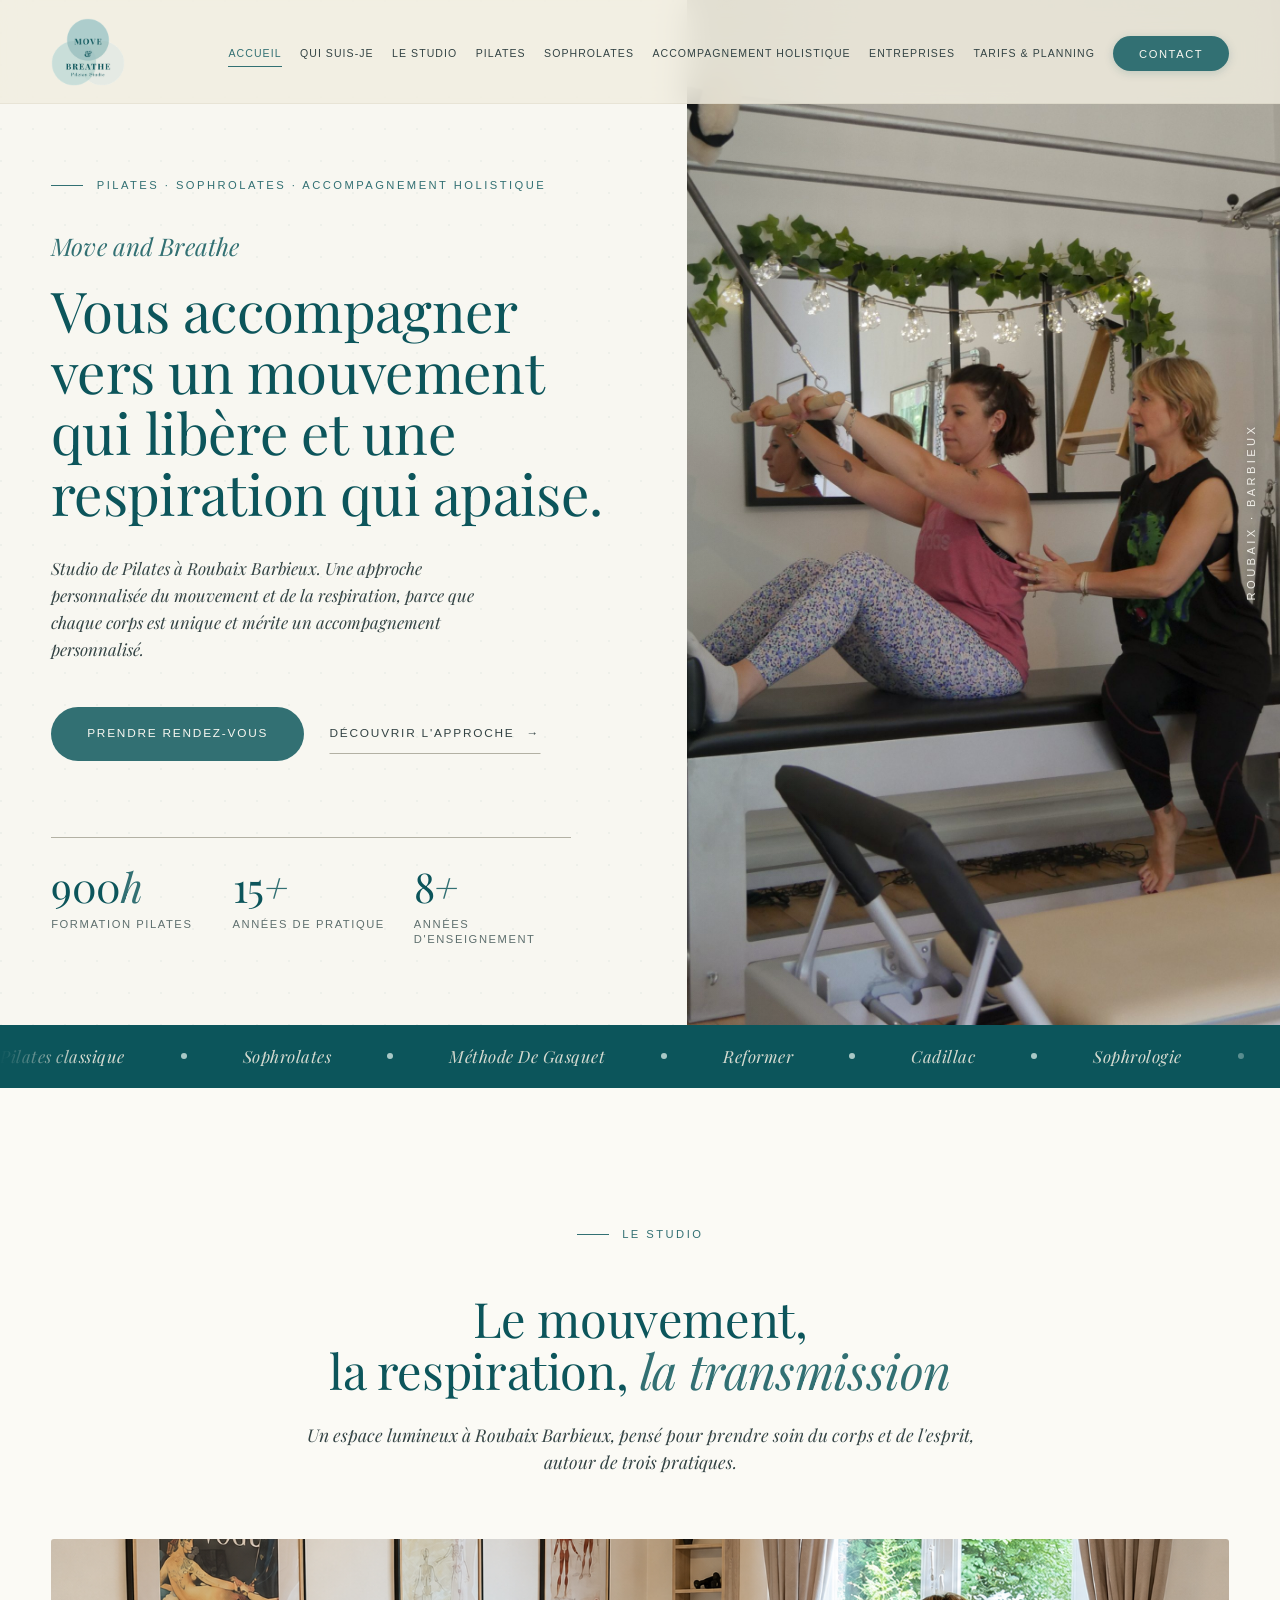
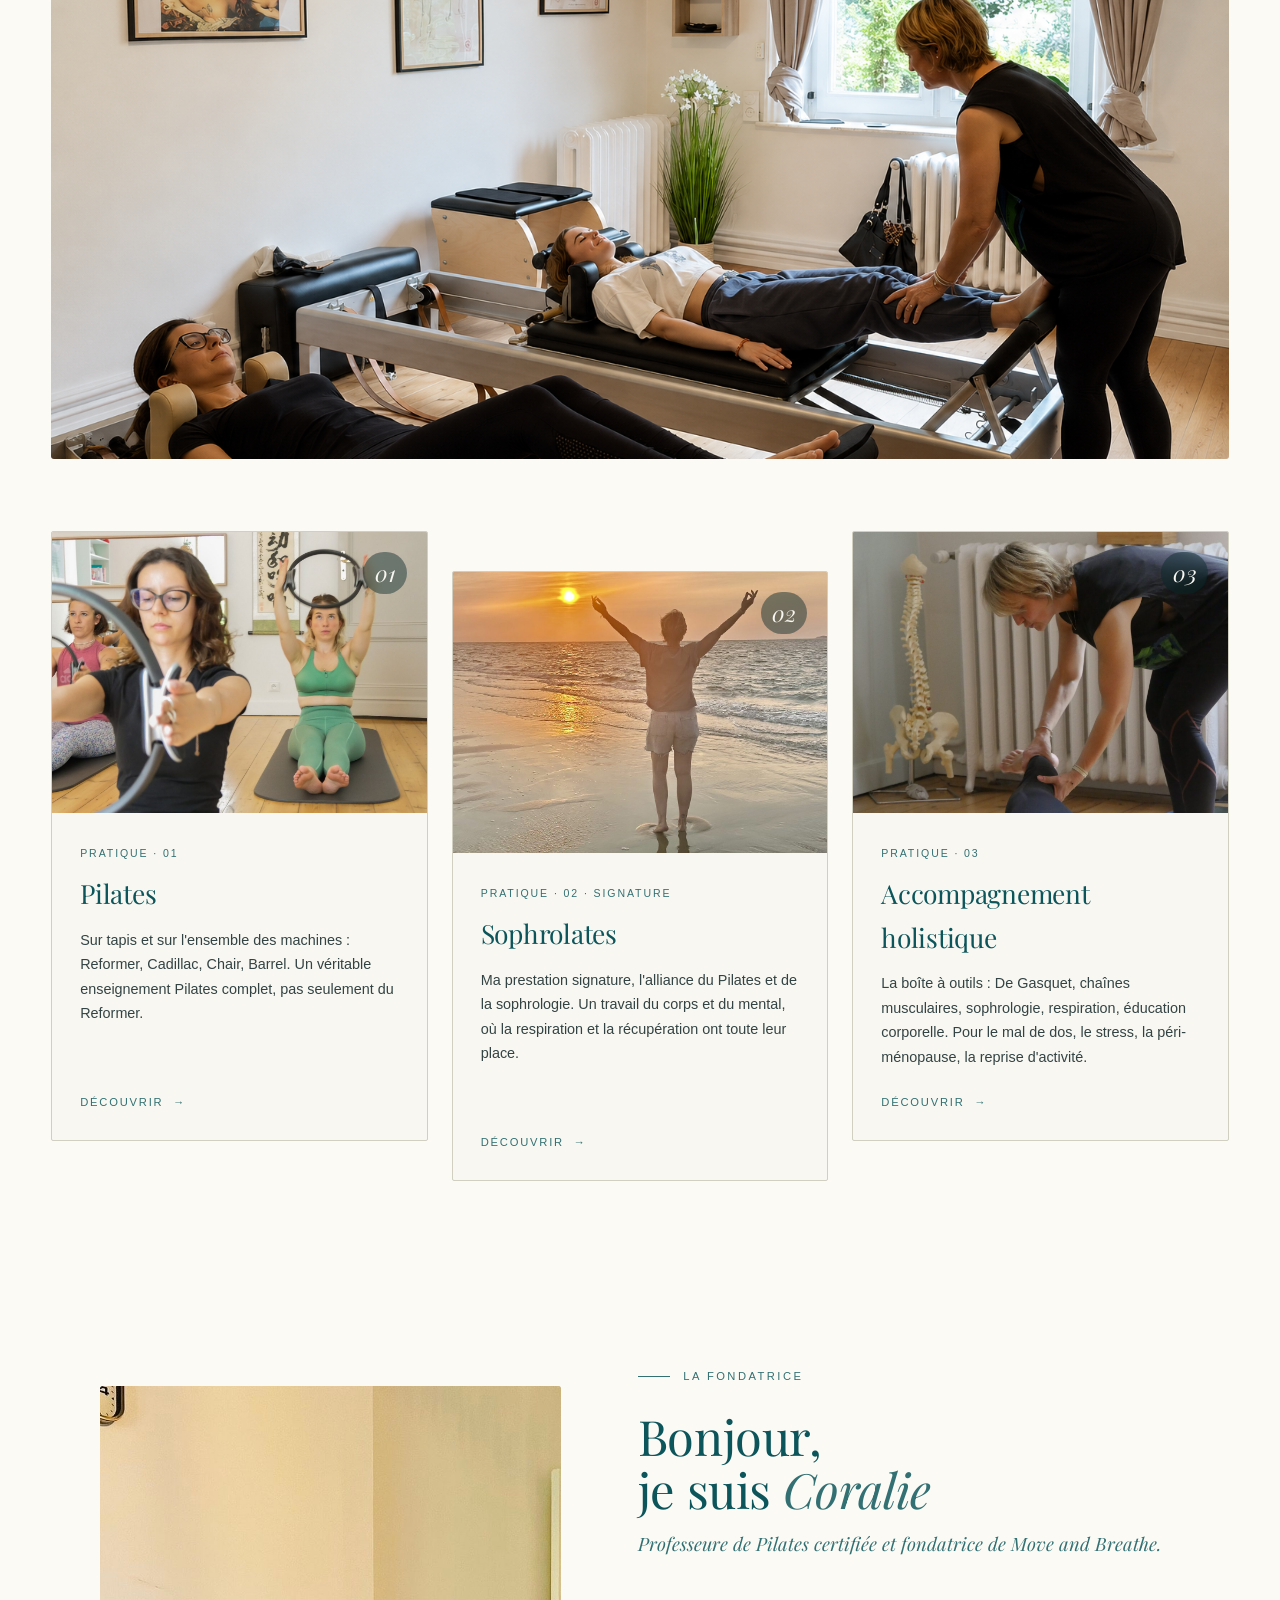
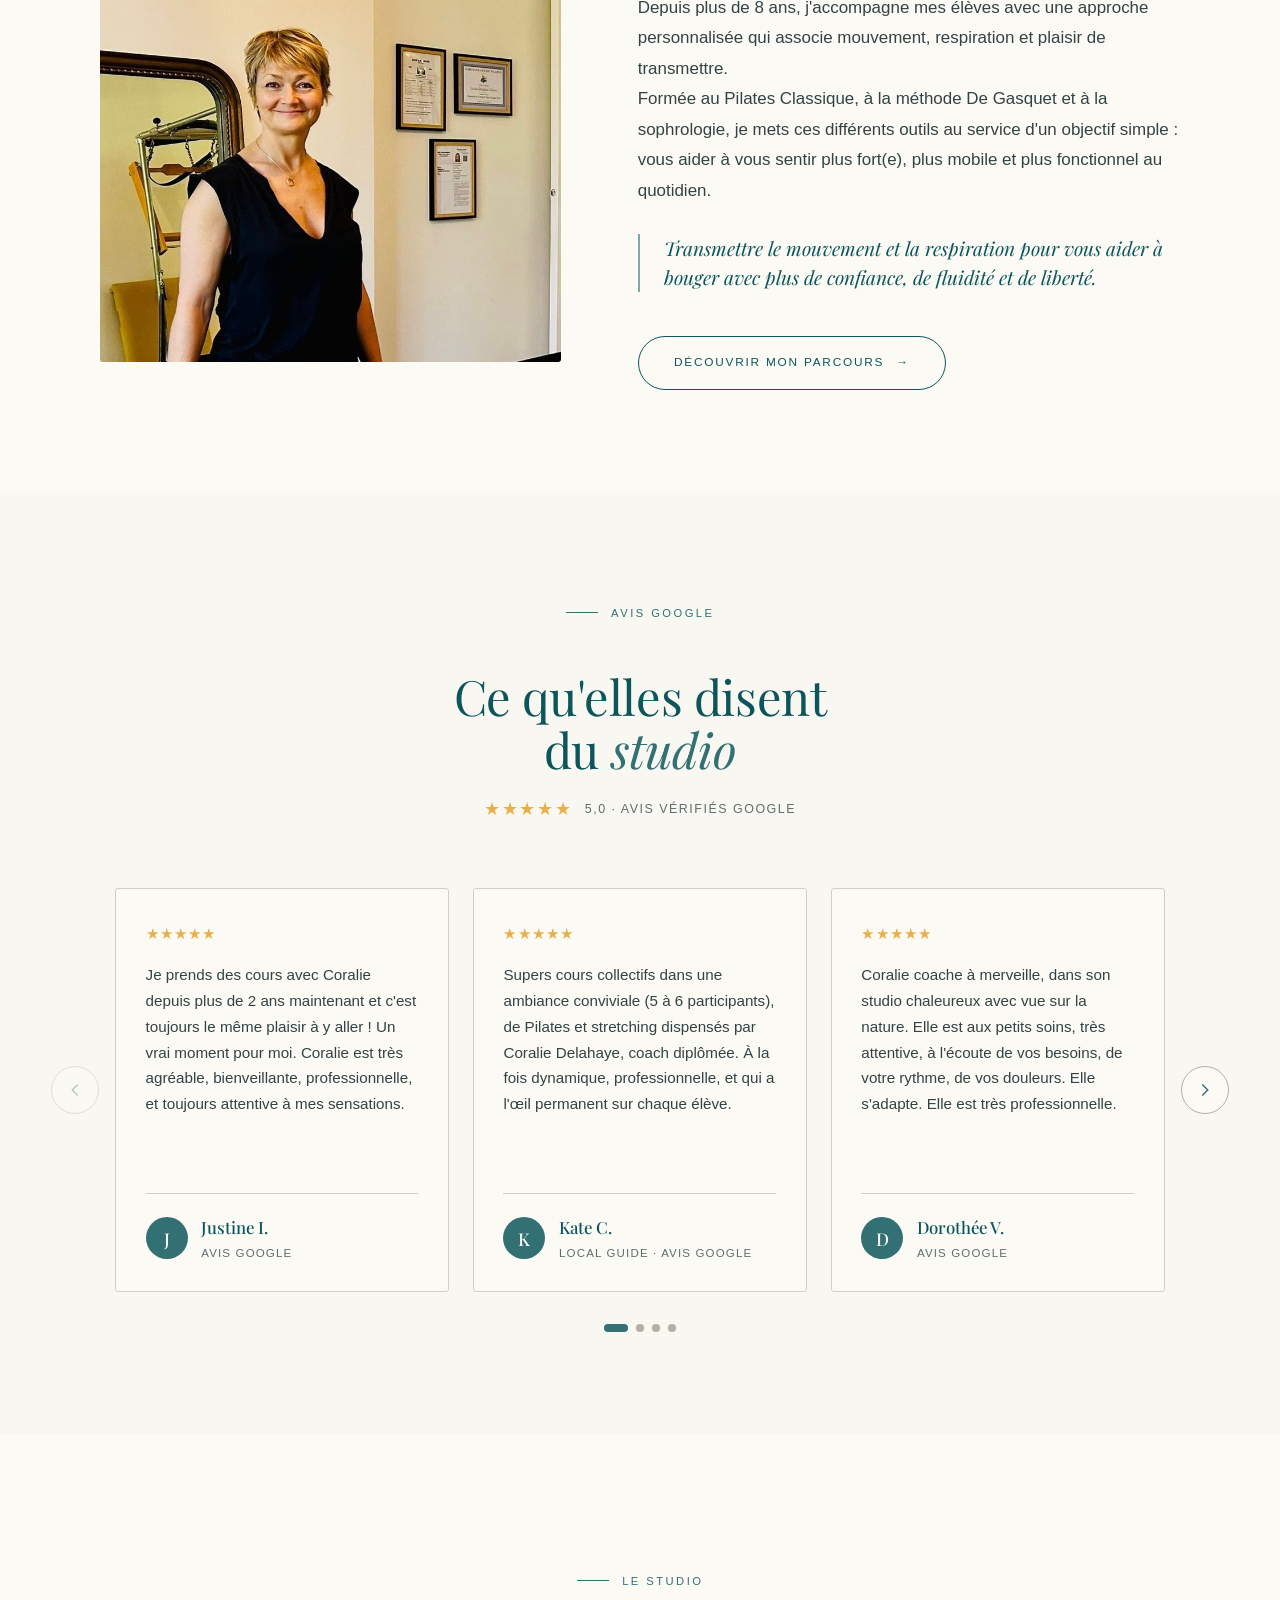
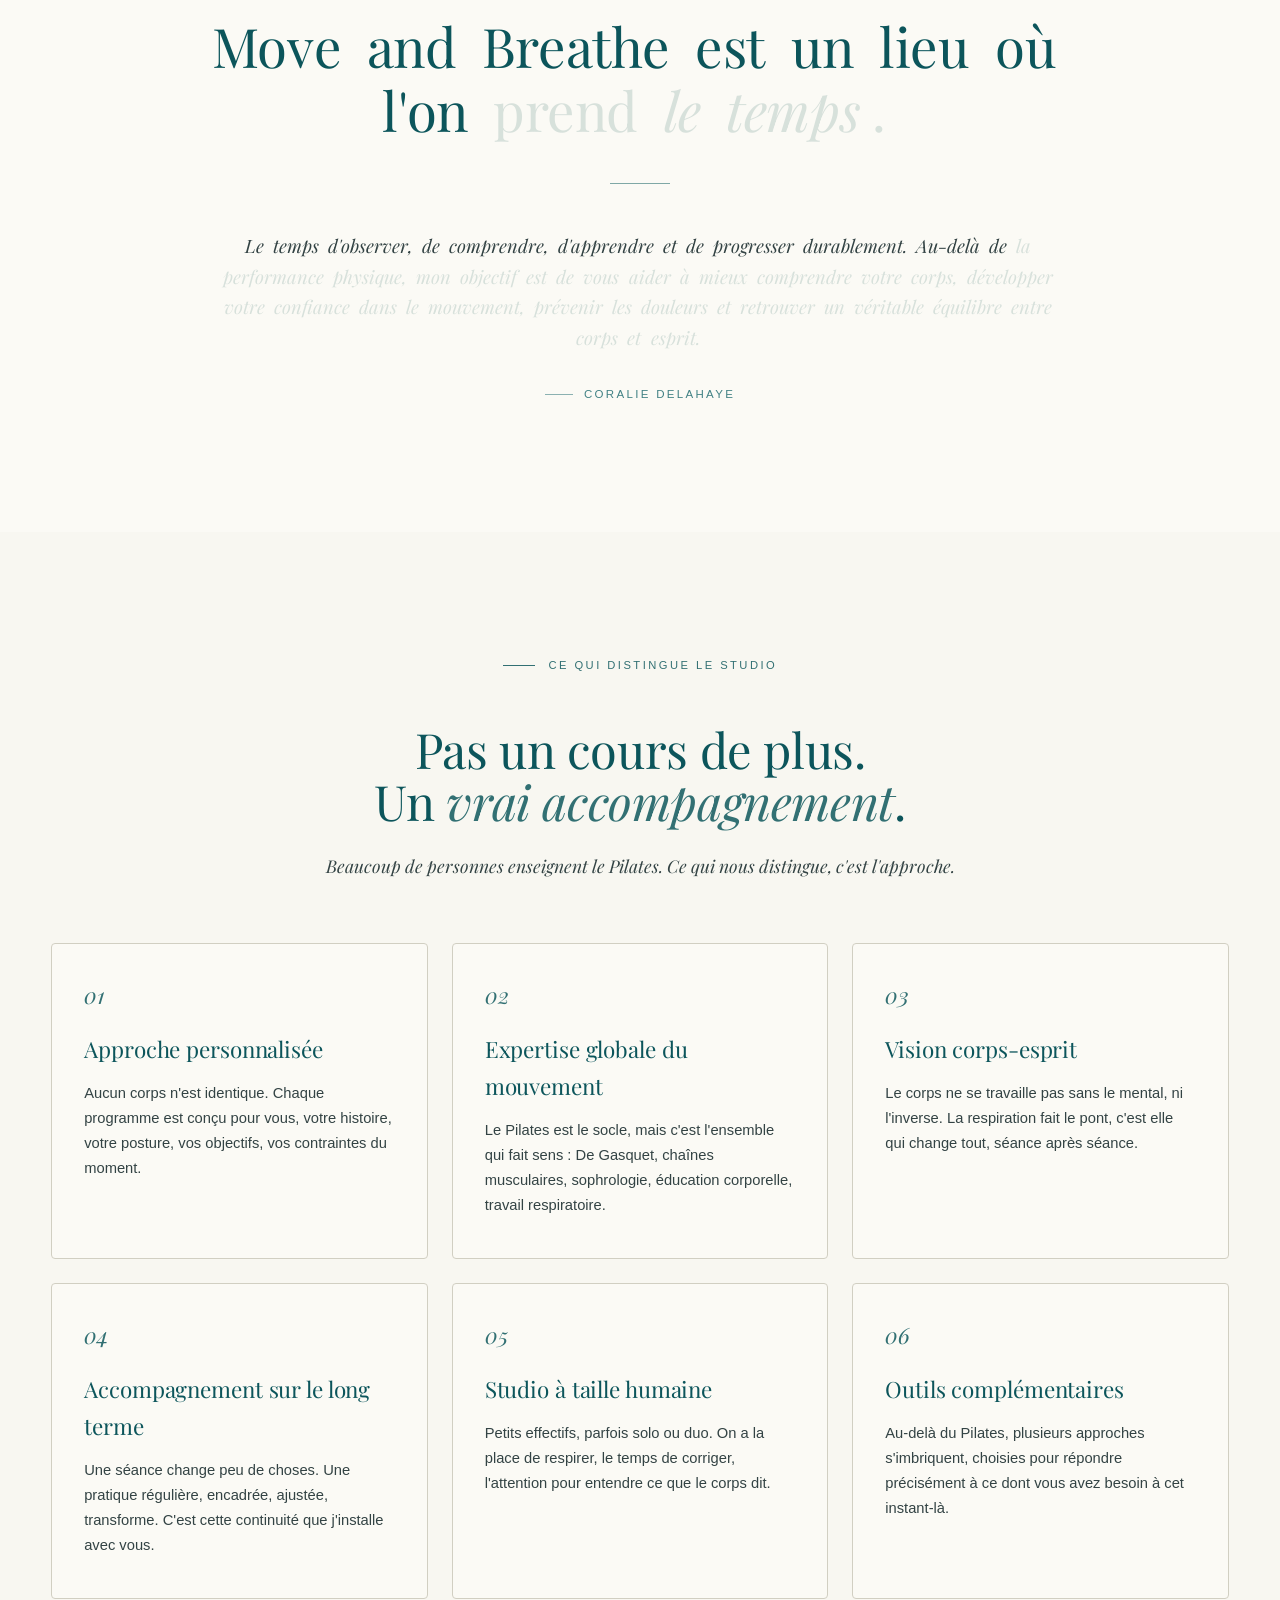
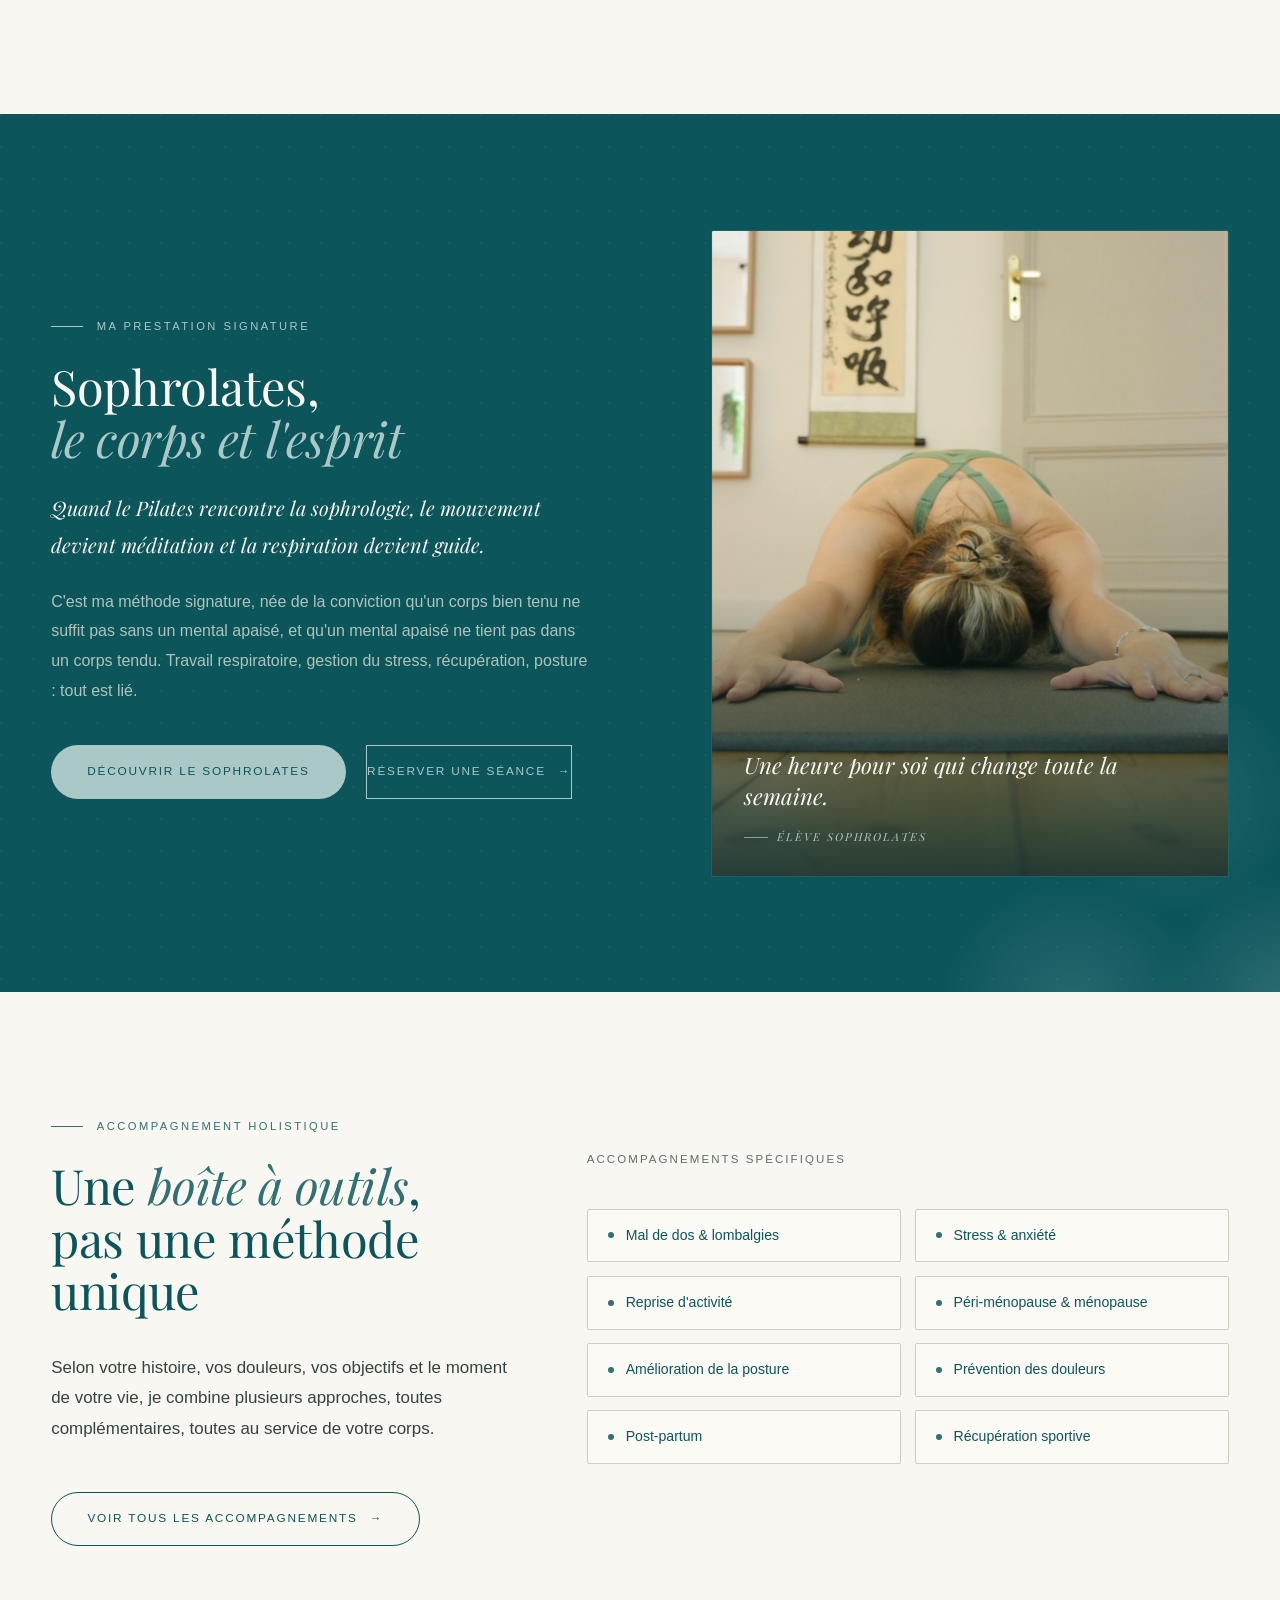
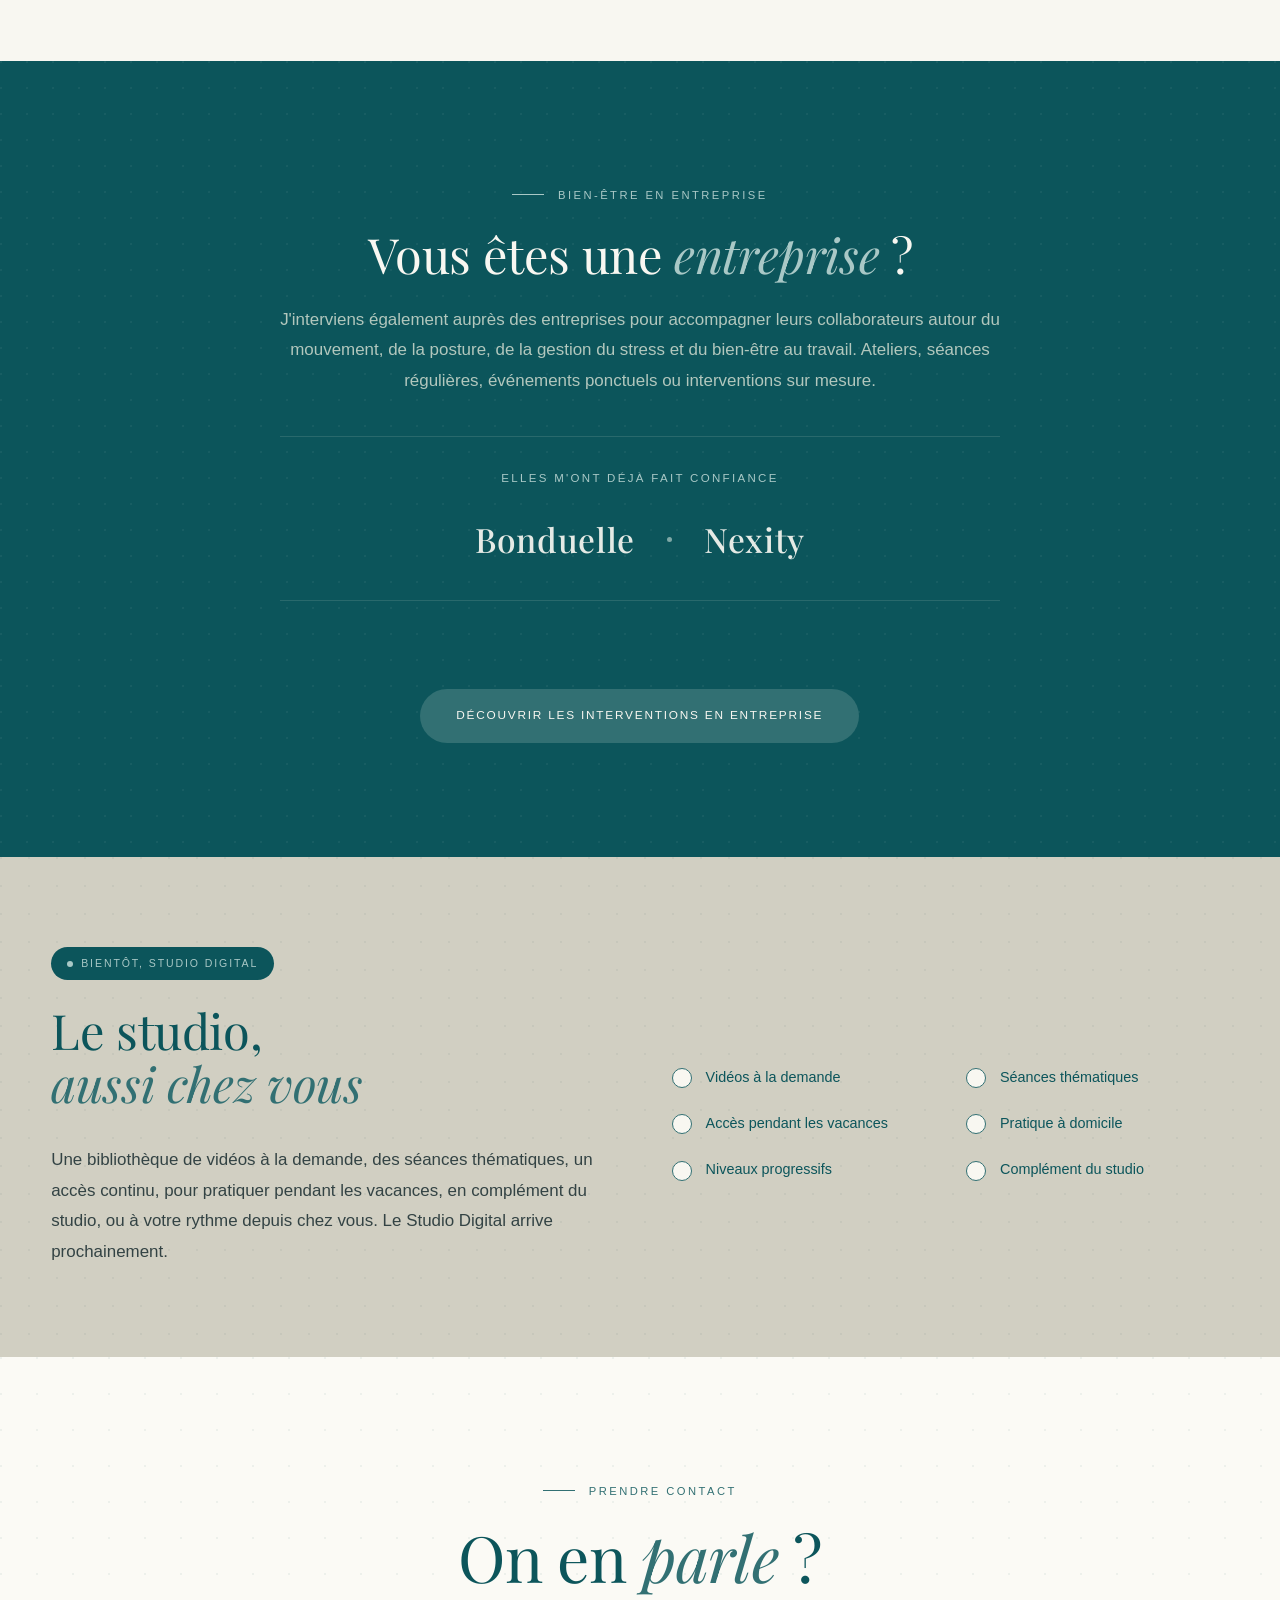
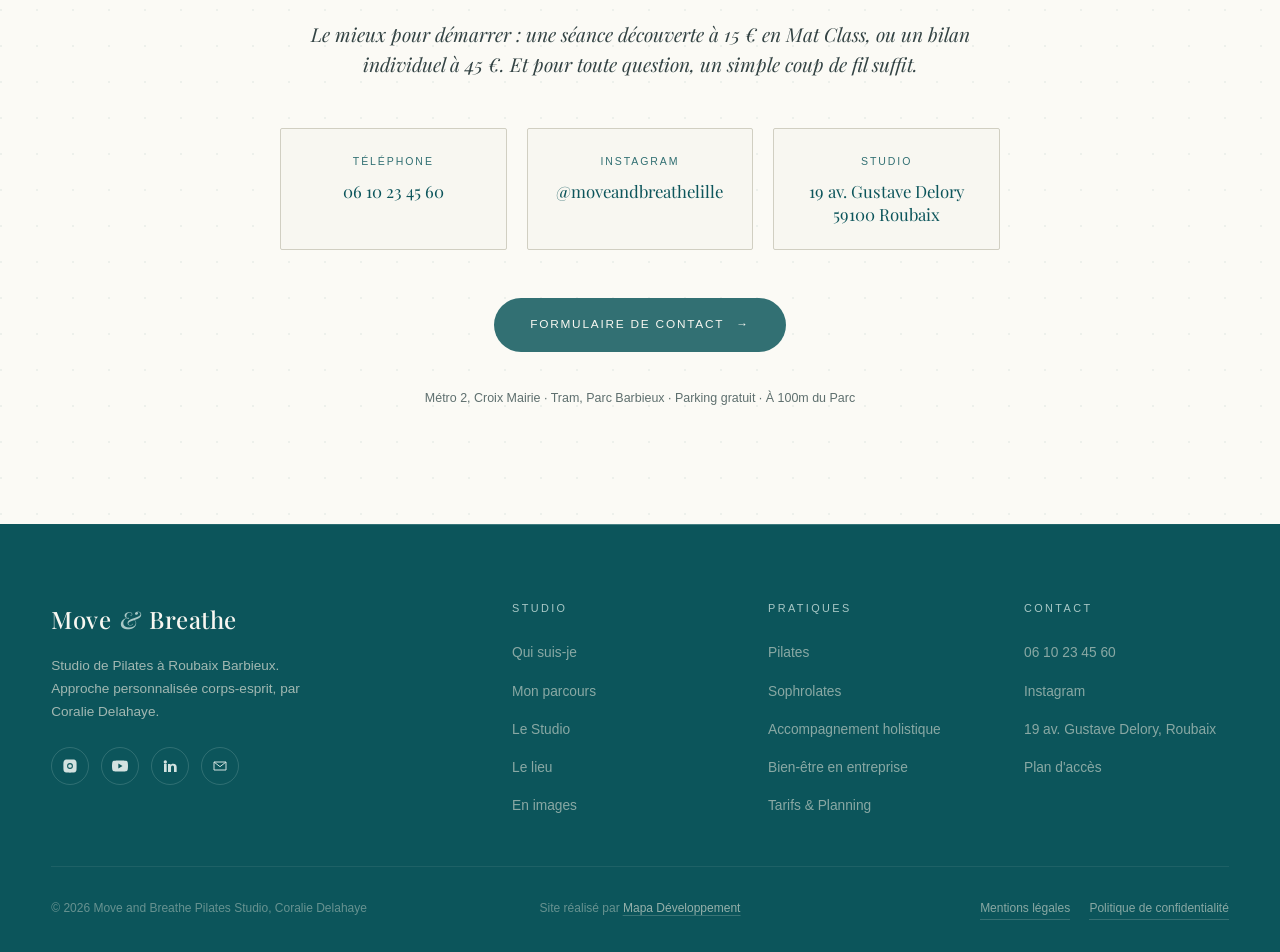
<file: index.html>
<!DOCTYPE html>
<html lang="fr">
<head>
<meta charset="UTF-8">
<meta name="viewport" content="width=device-width, initial-scale=1.0">
<link rel="icon" type="image/png" href="assets/img/favicon.png">
<link rel="apple-touch-icon" href="assets/img/apple-touch-icon.png">
<title>Move and Breathe Pilates Studio, Roubaix Barbieux · Approche personnalisée corps-esprit</title>
<meta name="description" content="Studio de Pilates à Roubaix Barbieux. Approche personnalisée du mouvement et de la respiration : Pilates classique, Sophrolates, méthode De Gasquet, sophrologie. Coralie Delahaye.">
<meta name="keywords" content="pilates Lille, pilates Roubaix, sophrolates, méthode De Gasquet, studio pilates Barbieux, accompagnement corps esprit">
<link rel="canonical" href="https://moveandbreathelille.fr/">

<meta property="og:type" content="website">
<meta property="og:title" content="Move and Breathe Pilates Studio, Roubaix Barbieux">
<meta property="og:description" content="Studio de Pilates où le mouvement et la respiration ont toute leur place. Approche personnalisée corps-esprit par Coralie Delahaye.">
<meta property="og:url" content="https://moveandbreathelille.fr/">
<meta property="og:locale" content="fr_FR">
<meta property="og:image" content="https://moveandbreathelille.fr/og-image.jpg">

<link rel="preconnect" href="https://fonts.googleapis.com">
<link rel="preconnect" href="https://fonts.gstatic.com" crossorigin>
<link href="https://fonts.googleapis.com/css2?family=Playfair+Display:ital,wght@0,400;0,500;0,600;0,700;1,400;1,500;1,600&display=swap" rel="stylesheet">
<link rel="stylesheet" href="styles.css">

<style>
  /* ==== HERO ==== */
  .hero {
    min-height: 100vh;
    display: grid;
    grid-template-columns: 1.1fr 0.95fr;
    position: relative;
    overflow: hidden;
    background: var(--cream);
  }
  .hero-content {
    padding: clamp(7rem, 14vw, 11rem) clamp(2rem, 5vw, 5rem) clamp(3rem, 6vw, 5rem) var(--gutter);
    display: flex;
    flex-direction: column;
    justify-content: center;
    position: relative;
    z-index: 2;
  }
  .hero-content::before {
    content: '';
    position: absolute;
    top: 0; left: 0; right: 0; bottom: 0;
    background-image: radial-gradient(circle at 1px 1px, rgba(58, 110, 108, 0.10) 1px, transparent 0);
    background-size: 32px 32px;
    opacity: 0.5;
    pointer-events: none;
    z-index: -1;
  }
  .hero-eyebrow { margin-bottom: 2rem; }
  .hero-title {
    font-family: var(--serif);
    font-weight: 400;
    font-size: clamp(2rem, 4.4vw, 4rem);
    line-height: 1.08;
    letter-spacing: -0.012em;
    color: var(--teal-deep);
    margin-bottom: 2rem;
  }
  .hero-title em { font-style: italic; color: var(--teal); font-weight: 400; }
  .hero-brand {
    font-family: var(--serif);
    font-size: clamp(1.3rem, 1.9vw, 1.75rem);
    font-style: italic;
    color: var(--teal);
    letter-spacing: 0.005em;
    margin-bottom: 0.85rem;
  }
  .hero-title .amp {
    font-style: italic;
    color: var(--sage-deep);
    font-weight: 500;
    margin: 0 0.05em;
  }
  .hero-desc {
    font-family: var(--serif);
    font-style: italic;
    font-size: clamp(1.05rem, 1.3vw, 1.25rem);
    line-height: 1.6;
    color: var(--ink-soft);
    max-width: 460px;
    margin-bottom: 2.75rem;
    font-weight: 400;
  }
  .hero-actions {
    display: flex;
    align-items: center;
    gap: 1.5rem;
    margin-bottom: clamp(3rem, 6vw, 5rem);
    flex-wrap: wrap;
  }
  .hero-meta { margin-top: auto; max-width: 520px; }

  /* Hero visual : reproduction du logo en grand */
  .hero-visual {
    position: relative;
    background: var(--beige);
    display: flex;
    align-items: center;
    justify-content: center;
    overflow: hidden;
  }
  .hero-photo {
    position: absolute;
    inset: 0;
    width: 100%;
    height: 100%;
    object-fit: cover;
    object-position: center 30%;
  }
  .hero-visual::after {
    content: '';
    position: absolute;
    inset: 0;
    background: linear-gradient(to right, rgba(7,41,43,0.12), transparent 30%);
    z-index: 1;
  }
  .hero-logo-large {
    position: relative;
    width: 75%;
    max-width: 480px;
    aspect-ratio: 1;
  }
  .hero-logo-circle {
    position: absolute;
    width: 62%;
    aspect-ratio: 1;
    border-radius: 50%;
    mix-blend-mode: multiply;
  }
  .hero-logo-c1 { top: 0; left: 19%; background: var(--sage-deep); opacity: 0.85; }
  .hero-logo-c2 { bottom: 0; left: 0; background: var(--sage); opacity: 0.85; }
  .hero-logo-c3 { bottom: 0; right: 0; background: var(--sage-pale); opacity: 0.95; }
  .hero-logo-text {
    position: absolute;
    top: 50%; left: 50%;
    transform: translate(-50%, -50%);
    text-align: center;
    font-family: var(--serif);
    color: var(--teal-deep);
    z-index: 2;
    width: 80%;
  }
  .hero-logo-line {
    display: block;
    font-size: clamp(1.6rem, 3vw, 2.6rem);
    font-weight: 500;
    line-height: 1.05;
    letter-spacing: 0.05em;
  }
  .hero-logo-amp {
    display: block;
    font-style: italic;
    font-size: clamp(1.2rem, 2vw, 1.7rem);
    color: var(--teal);
    margin: 0.35em 0;
    font-weight: 400;
  }
  .hero-logo-sub {
    display: block;
    font-style: italic;
    font-size: clamp(0.85rem, 1.1vw, 1rem);
    color: var(--teal-mid);
    margin-top: 0.6em;
    font-weight: 400;
    letter-spacing: 0.04em;
  }
  .hero-vertical-text {
    position: absolute;
    top: 50%;
    right: 1.25rem;
    transform: translateY(-50%) rotate(180deg);
    writing-mode: vertical-rl;
    color: var(--cream);
    font-size: 0.7rem;
    letter-spacing: 0.3em;
    text-transform: uppercase;
    z-index: 3;
    opacity: 0.9;
    text-shadow: 0 1px 8px rgba(7,41,43,0.5);
  }

  /* ==== MANIFESTE ==== */
  .manifesto {
    background: var(--cream-soft);
    padding: clamp(5rem, 10vw, 9rem) 0;
    position: relative;
  }
  .manifesto-inner {
    max-width: 880px;
    margin: 0 auto;
    text-align: center;
  }
  .manifesto h2 {
    font-family: var(--serif);
    font-weight: 400;
    font-size: clamp(2rem, 4.5vw, 3.4rem);
    line-height: 1.18;
    color: var(--teal-deep);
    margin: 1.5rem 0 0;
    letter-spacing: -0.008em;
  }
  .manifesto h2 em { font-style: italic; color: var(--teal); font-weight: 400; }
  .manifesto-divider {
    display: inline-block;
    width: 60px; height: 1px;
    background: var(--sage-deep);
    margin: 2.5rem 0;
  }
  .manifesto-text {
    font-family: var(--serif);
    font-style: italic;
    font-size: clamp(1.15rem, 1.4vw, 1.35rem);
    line-height: 1.65;
    color: var(--ink-soft);
    font-weight: 400;
  }
  .manifesto-cite {
    margin-top: 2rem;
    font-size: 0.72rem;
    letter-spacing: 0.2em;
    text-transform: uppercase;
    color: var(--teal-mid);
  }
  .manifesto-cite::before {
    content: '';
    display: inline-block;
    width: 28px;
    height: 1px;
    background: var(--teal-mid);
    vertical-align: middle;
    margin-right: 0.7rem;
    opacity: 0.6;
  }

  /* ==== PILIERS, ce qui distingue le studio ==== */
  .pillars { background: var(--cream); }
  .pillars-grid {
    display: grid;
    grid-template-columns: repeat(3, 1fr);
    gap: 1.5rem;
    margin-top: 3.5rem;
  }
  .pillar {
    padding: 2.5rem 2rem;
    background: var(--cream-soft);
    border: 1px solid var(--beige);
    border-radius: 4px;
    transition: all 0.4s var(--ease);
    position: relative;
    overflow: hidden;
  }
  .pillar:hover {
    border-color: var(--sage-deep);
    transform: translateY(-4px);
    box-shadow: 0 20px 40px -20px rgba(30, 72, 71, 0.15);
  }
  .pillar-num {
    font-family: var(--serif);
    font-style: italic;
    font-size: 1.4rem;
    color: var(--teal);
    margin-bottom: 1.5rem;
    display: block;
    line-height: 1;
  }
  .pillar-title {
    font-family: var(--serif);
    font-size: 1.4rem;
    font-weight: 400;
    color: var(--teal-deep);
    margin-bottom: 0.85rem;
    letter-spacing: -0.005em;
  }
  .pillar-text {
    font-size: 0.92rem;
    line-height: 1.7;
    color: var(--ink-soft);
  }

  /* ==== PRATIQUES (3 disciplines) ==== */
  .practices {
    background: var(--cream-soft);
    padding-top: clamp(5rem, 10vw, 9rem);
  }
  .practices-grid {
    display: grid;
    grid-template-columns: repeat(3, 1fr);
    gap: 1.5rem;
  }
  .practice-card {
    background: var(--cream);
    border: 1px solid var(--beige);
    border-radius: 2px;
    overflow: hidden;
    transition: all 0.5s var(--ease);
    text-decoration: none;
    display: flex;
    flex-direction: column;
    color: inherit;
  }
  .practice-card:nth-child(2) { transform: translateY(2.5rem); }
  .practice-card:hover {
    transform: translateY(-6px);
    box-shadow: 0 30px 60px -30px rgba(30, 72, 71, 0.25);
    border-color: var(--sage-deep);
  }
  .practice-card:nth-child(2):hover { transform: translateY(calc(2.5rem - 6px)); }
  .practice-visual {
    aspect-ratio: 4/3;
    position: relative;
    overflow: hidden;
    background: var(--beige);
    display: flex;
    align-items: center;
    justify-content: center;
  }
  .practice-visual img {
    width: 100%;
    height: 100%;
    object-fit: cover;
    transition: transform 1.2s var(--ease-out);
  }
  .practice-card:hover .practice-visual img {
    transform: scale(1.06);
  }
  .practice-number {
    background: rgba(7, 41, 43, 0.45);
    backdrop-filter: blur(6px);
    padding: 0.15rem 0.7rem;
    border-radius: 999px;
    color: var(--cream) !important;
    opacity: 1 !important;
  }
  .practice-circles {
    position: relative;
    width: 70%;
    aspect-ratio: 1;
  }
  .practice-circles .pc {
    position: absolute;
    width: 62%;
    aspect-ratio: 1;
    border-radius: 50%;
    mix-blend-mode: multiply;
  }
  .pv-1 .pc-a { top: 0; left: 19%; background: var(--sage-deep); opacity: 0.85; }
  .pv-1 .pc-b { bottom: 0; left: 0; background: var(--sage); opacity: 0.85; }
  .pv-1 .pc-c { bottom: 0; right: 0; background: var(--sage-pale); opacity: 0.95; }
  .pv-2 .pc-a { top: 0; left: 19%; background: var(--teal-mid); opacity: 0.75; }
  .pv-2 .pc-b { bottom: 0; left: 0; background: var(--sage-deep); opacity: 0.85; }
  .pv-2 .pc-c { bottom: 0; right: 0; background: var(--sage); opacity: 0.85; }
  .pv-3 .pc-a { top: 0; left: 19%; background: var(--sage); opacity: 0.85; }
  .pv-3 .pc-b { bottom: 0; left: 0; background: var(--sage-pale); opacity: 0.95; }
  .pv-3 .pc-c { bottom: 0; right: 0; background: var(--beige-deep); opacity: 0.5; }
  .practice-number {
    position: absolute;
    top: 1.25rem; right: 1.25rem;
    font-family: var(--serif);
    font-style: italic;
    font-size: 1.4rem;
    color: var(--teal-deep);
    opacity: 0.55;
    z-index: 2;
  }
  .practice-content {
    padding: 2rem 1.75rem 1.75rem;
    flex: 1;
    display: flex;
    flex-direction: column;
  }
  .practice-tag {
    font-size: 0.66rem;
    letter-spacing: 0.18em;
    text-transform: uppercase;
    color: var(--teal);
    margin-bottom: 0.6rem;
  }
  .practice-name {
    font-family: var(--serif);
    font-size: 1.65rem;
    font-weight: 400;
    color: var(--teal-deep);
    margin-bottom: 0.75rem;
    letter-spacing: -0.01em;
  }
  .practice-desc {
    font-size: 0.9rem;
    color: var(--ink-soft);
    line-height: 1.7;
    margin-bottom: 1.5rem;
    flex: 1;
  }
  .practice-link {
    font-size: 0.7rem;
    letter-spacing: 0.16em;
    text-transform: uppercase;
    color: var(--teal);
    display: inline-flex;
    align-items: center;
    gap: 0.6rem;
    transition: gap 0.3s var(--ease);
  }
  .practice-card:hover .practice-link { gap: 0.95rem; }

  /* ==== SIGNATURE (Sophrolates) ==== */
  .signature {
    background: var(--teal-deep);
    color: var(--cream);
    padding: clamp(5rem, 9vw, 8rem) 0;
    position: relative;
    overflow: hidden;
  }
  .signature::before {
    content: '';
    position: absolute;
    inset: 0;
    background-image: radial-gradient(circle at 1px 1px, rgba(220, 227, 214, 0.06) 1px, transparent 0);
    background-size: 32px 32px;
  }
  .signature-circles-bg {
    position: absolute;
    top: 50%; right: -200px;
    transform: translateY(-50%);
    width: 600px; height: 600px;
    background:
      radial-gradient(circle at 50% 30%, var(--sage-deep) 0%, transparent 24%),
      radial-gradient(circle at 32% 65%, var(--sage) 0%, transparent 24%),
      radial-gradient(circle at 68% 65%, var(--sage-pale) 0%, transparent 24%);
    opacity: 0.18;
    pointer-events: none;
  }
  .signature .container { position: relative; z-index: 1; }
  .signature-grid {
    display: grid;
    grid-template-columns: 1.1fr 1fr;
    gap: clamp(3rem, 7vw, 7rem);
    align-items: center;
  }
  .signature-eyebrow { color: var(--sage); }
  .signature-eyebrow::before { background: var(--sage); }
  .signature h2 { color: var(--cream); margin: 1.5rem 0 1.5rem; }
  .signature h2 em { color: var(--sage); }
  .signature-text {
    font-size: 1rem;
    line-height: 1.85;
    color: rgba(220, 227, 214, 0.78);
    margin-bottom: 1.5rem;
    max-width: 540px;
  }
  .signature-text.italic {
    font-family: var(--serif);
    font-style: italic;
    font-size: 1.25rem;
    color: var(--cream);
  }
  .signature-actions {
    display: flex;
    gap: 1.25rem;
    margin-top: 2.5rem;
    flex-wrap: wrap;
  }
  .signature-actions .btn-light {
    background: var(--sage);
    color: var(--teal-deep);
  }
  .signature-actions .btn-light:hover {
    background: var(--cream);
  }
  .signature-visual {
    aspect-ratio: 4/5;
    background: var(--teal-deep);
    border-radius: 2px;
    overflow: hidden;
    position: relative;
    border: 1px solid rgba(220, 227, 214, 0.08);
  }
  .signature-visual img {
    position: absolute;
    inset: 0;
    width: 100%;
    height: 100%;
    object-fit: cover;
  }
  .signature-visual::after {
    content: '';
    position: absolute;
    inset: 0;
    background: linear-gradient(to top, rgba(7, 41, 43, 0.85) 0%, rgba(7, 41, 43, 0.1) 45%, transparent 70%);
    z-index: 1;
  }
  .signature-visual-quote {
    position: absolute;
    bottom: 2rem; left: 2rem; right: 2rem;
    z-index: 2;
    font-family: var(--serif);
    font-style: italic;
    font-size: 1.4rem;
    line-height: 1.4;
    color: var(--cream);
  }
  .signature-visual-cite {
    margin-top: 1rem;
    font-size: 0.7rem;
    letter-spacing: 0.18em;
    text-transform: uppercase;
    color: var(--sage);
  }
  .signature-visual-cite::before {
    content: '';
    display: inline-block;
    width: 24px;
    height: 1px;
    background: var(--sage);
    vertical-align: middle;
    margin-right: 0.6rem;
    opacity: 0.7;
  }

  /* ==== ACCOMPAGNEMENTS TEASER ==== */
  .accomp-teaser { background: var(--cream); }
  .accomp-teaser-grid {
    display: grid;
    grid-template-columns: 1fr 1.4fr;
    gap: clamp(3rem, 6vw, 5rem);
    align-items: center;
  }
  .accomp-tags {
    display: grid;
    grid-template-columns: repeat(2, 1fr);
    gap: 0.85rem;
    margin: 2.5rem 0;
  }
  .accomp-tag {
    background: var(--cream-soft);
    border: 1px solid var(--beige);
    padding: 1rem 1.25rem;
    border-radius: 2px;
    font-size: 0.88rem;
    color: var(--teal-deep);
    line-height: 1.4;
    display: flex;
    align-items: center;
    gap: 0.75rem;
    transition: all 0.3s var(--ease);
  }
  .accomp-tag::before {
    content: '';
    width: 6px; height: 6px;
    border-radius: 50%;
    background: var(--teal);
    flex-shrink: 0;
  }
  .accomp-tag:hover {
    border-color: var(--sage-deep);
    background: var(--cream);
  }

  /* ==== AVIS ==== */
  .testimonials { background: var(--cream-soft); }
  .testimonials-grid {
    display: grid;
    grid-template-columns: repeat(3, 1fr);
    gap: 1.5rem;
    margin-top: 3rem;
  }
  .testimonial {
    background: var(--cream);
    border: 1px solid var(--beige);
    padding: 2.5rem 2rem;
    border-radius: 2px;
    position: relative;
    transition: all 0.3s var(--ease);
  }
  .testimonial:hover {
    border-color: var(--sage-deep);
    box-shadow: 0 30px 60px -30px rgba(30, 72, 71, 0.18);
  }
  .testimonial-quote-mark {
    position: absolute;
    top: 0.5rem; left: 1.5rem;
    font-family: var(--serif);
    font-style: italic;
    font-size: 4.5rem;
    color: var(--sage-deep);
    opacity: 0.35;
    line-height: 1;
  }
  .testimonial-stars {
    color: var(--teal);
    font-size: 0.85rem;
    letter-spacing: 0.15em;
    margin-bottom: 1.25rem;
    position: relative;
  }
  .testimonial-text {
    font-family: var(--serif);
    font-style: italic;
    font-size: 1.05rem;
    line-height: 1.65;
    color: var(--ink-soft);
    margin-bottom: 1.75rem;
    font-weight: 400;
  }
  .testimonial-author {
    display: flex;
    align-items: center;
    gap: 0.85rem;
    padding-top: 1.25rem;
    border-top: 1px solid var(--beige);
  }
  .testimonial-avatar {
    width: 38px; height: 38px;
    background: var(--teal-soft);
    border-radius: 50%;
    display: flex;
    align-items: center;
    justify-content: center;
    font-family: var(--serif);
    font-style: italic;
    color: var(--teal);
    font-size: 1rem;
  }
  .testimonial-name {
    font-size: 0.85rem;
    color: var(--teal-deep);
    font-weight: 400;
    margin-bottom: 0.15rem;
  }
  .testimonial-meta {
    font-size: 0.72rem;
    color: var(--ink-mute);
  }

  /* ==== STUDIO DIGITAL TEASER ==== */
  .digital-teaser {
    background: var(--beige);
    padding: clamp(4rem, 7vw, 6rem) 0;
    position: relative;
    overflow: hidden;
  }
  .digital-teaser::before {
    content: '';
    position: absolute;
    inset: 0;
    background-image: radial-gradient(circle at 1px 1px, rgba(30, 72, 71, 0.06) 1px, transparent 0);
    background-size: 28px 28px;
  }
  .digital-teaser .container { position: relative; z-index: 1; }
  .digital-grid {
    display: grid;
    grid-template-columns: 1fr 1fr;
    gap: clamp(2.5rem, 5vw, 4rem);
    align-items: center;
  }
  .digital-pill {
    display: inline-flex;
    align-items: center;
    gap: 0.5rem;
    padding: 0.5rem 1rem;
    background: var(--teal-deep);
    color: var(--sage);
    border-radius: 999px;
    font-size: 0.66rem;
    letter-spacing: 0.18em;
    text-transform: uppercase;
    margin-bottom: 1.5rem;
  }
  .digital-pill::before {
    content: '';
    width: 6px; height: 6px;
    border-radius: 50%;
    background: var(--sage);
    animation: pulse 2s ease-in-out infinite;
  }
  @keyframes pulse {
    0%, 100% { opacity: 1; }
    50% { opacity: 0.4; }
  }
  .digital-features {
    list-style: none;
    display: grid;
    grid-template-columns: 1fr 1fr;
    gap: 1.5rem 2rem;
    margin-top: 2rem;
  }
  .digital-feature {
    display: flex;
    gap: 0.85rem;
    align-items: flex-start;
    font-size: 0.9rem;
    color: var(--teal-deep);
    line-height: 1.55;
  }
  .digital-feature::before {
    content: '';
    width: 18px; height: 18px;
    border: 1.5px solid var(--teal);
    border-radius: 50%;
    flex-shrink: 0;
    margin-top: 0.15rem;
    background: var(--cream);
    position: relative;
  }

  /* ==== CTA FINAL ==== */
  .cta-final {
    background: var(--cream-soft);
    text-align: center;
    position: relative;
    overflow: hidden;
  }
  .cta-final::before {
    content: '';
    position: absolute;
    inset: 0;
    background-image: radial-gradient(circle at 1px 1px, rgba(58, 110, 108, 0.12) 1px, transparent 0);
    background-size: 36px 36px;
    opacity: 0.6;
  }
  .cta-final .container { position: relative; z-index: 1; }
  .cta-final-inner { max-width: 720px; margin: 0 auto; }
  .cta-final h2 { margin: 1.5rem 0 1.75rem; }
  .cta-final-text {
    font-family: var(--serif);
    font-style: italic;
    font-size: 1.2rem;
    line-height: 1.6;
    color: var(--ink-soft);
    margin-bottom: 3rem;
  }
  .cta-options {
    display: grid;
    grid-template-columns: repeat(3, 1fr);
    gap: 1.25rem;
    margin-bottom: 3rem;
  }
  .cta-option {
    background: var(--cream);
    padding: 1.5rem 1.25rem;
    border-radius: 2px;
    border: 1px solid var(--beige);
    text-decoration: none;
    display: block;
    transition: all 0.3s var(--ease);
    color: inherit;
  }
  .cta-option:hover {
    border-color: var(--teal);
    transform: translateY(-2px);
    box-shadow: 0 12px 28px -14px rgba(30, 72, 71, 0.2);
  }
  .cta-option-label {
    font-size: 0.66rem;
    letter-spacing: 0.18em;
    text-transform: uppercase;
    color: var(--teal);
    margin-bottom: 0.6rem;
  }
  .cta-option-value {
    font-family: var(--serif);
    font-size: 1.05rem;
    color: var(--teal-deep);
    line-height: 1.35;
  }

  @media (max-width: 980px) {
    .hero { grid-template-columns: 1fr; min-height: auto; }
    .hero-visual { aspect-ratio: 4/3; order: -1; min-height: 50vh; }
    .hero-content { padding-top: 7rem; padding-bottom: 4rem; min-height: 70vh; }
    .pillars-grid,
    .practices-grid,
    .testimonials-grid { grid-template-columns: 1fr; }
    .practice-card:nth-child(2) { transform: none; }
    .practice-card:nth-child(2):hover { transform: translateY(-6px); }
    .signature-grid,
    .accomp-teaser-grid,
    .digital-grid { grid-template-columns: 1fr; gap: 2.5rem; }
    .accomp-tags { grid-template-columns: 1fr; }
    .cta-options { grid-template-columns: 1fr; }
    .digital-features { grid-template-columns: 1fr; }
  }
  /* ==== STUDIO BANNER (dans Pratiques) ==== */
  .studio-banner {
    width: 100%;
    height: clamp(280px, 42vw, 520px);
    overflow: hidden;
    border-radius: 3px;
    margin: clamp(2rem, 4vw, 3rem) 0 clamp(3rem, 6vw, 4.5rem);
  }
  .studio-banner img {
    width: 100%;
    height: 100%;
    object-fit: cover;
    object-position: center 32%;
  }

  /* ==== CORALIE, PRESENTATION ==== */
  .coralie-intro {
    background: var(--cream-soft);
    padding: clamp(4rem, 8vw, 7rem) 0;
  }
  .coralie-grid {
    display: grid;
    grid-template-columns: 0.85fr 1fr;
    gap: clamp(2.5rem, 6vw, 5rem);
    align-items: center;
    max-width: 1080px;
    margin: 0 auto;
  }
  .coralie-photo {
    border-radius: 3px;
    overflow: hidden;
    aspect-ratio: 4/5;
    background: var(--beige);
  }
  .coralie-photo img {
    width: 100%;
    height: 100%;
    object-fit: cover;
    object-position: center top;
  }
  .coralie-role {
    font-family: var(--serif);
    font-style: italic;
    font-size: 1.15rem;
    color: var(--teal);
    margin-top: 1rem;
    line-height: 1.4;
  }
  .coralie-mission {
    font-family: var(--serif);
    font-style: italic;
    font-size: 1.2rem;
    line-height: 1.5;
    color: var(--teal-deep);
    border-left: 2px solid var(--sage-deep);
    padding-left: 1.5rem;
    margin: 1.75rem 0 0.5rem;
  }
  @media (max-width: 860px) {
    .coralie-grid { grid-template-columns: 1fr; gap: 2rem; }
    .coralie-photo { max-width: 380px; margin: 0 auto; }
    .coralie-text { text-align: left; }
  }

  /* ==== AVIS, CAROUSEL ==== */
  .reviews {
    background: var(--cream);
    padding: clamp(4rem, 8vw, 7rem) 0;
  }
  .reviews-rating {
    display: flex;
    align-items: center;
    justify-content: center;
    gap: 0.75rem;
    margin-top: 1.25rem;
  }
  .reviews-stars { color: #E8B04B; letter-spacing: 0.1em; font-size: 1.1rem; }
  .reviews-rating-text {
    font-size: 0.78rem;
    letter-spacing: 0.12em;
    text-transform: uppercase;
    color: var(--ink-mute);
  }
  .reviews-carousel {
    display: flex;
    align-items: center;
    gap: 1rem;
    margin-top: clamp(2.5rem, 5vw, 3.5rem);
  }
  .reviews-viewport {
    overflow: hidden;
    flex: 1;
  }
  .reviews-track {
    display: flex;
    transition: transform 0.6s var(--ease);
    will-change: transform;
  }
  .review-card {
    flex: 0 0 calc((100% - 3rem) / 3);
    margin-right: 1.5rem;
    background: var(--cream-soft);
    border: 1px solid var(--beige);
    border-radius: 3px;
    padding: 2rem 1.85rem 1.75rem;
    display: flex;
    flex-direction: column;
    min-height: 320px;
    box-sizing: border-box;
  }
  .review-stars { color: #E8B04B; letter-spacing: 0.08em; font-size: 0.95rem; margin-bottom: 1rem; }
  .review-text {
    font-size: 0.95rem;
    line-height: 1.7;
    color: var(--ink-soft);
    flex: 1;
    font-weight: 300;
  }
  .review-author {
    display: flex;
    align-items: center;
    gap: 0.85rem;
    margin-top: 1.5rem;
    padding-top: 1.25rem;
    border-top: 1px solid var(--beige);
  }
  .review-avatar {
    width: 42px; height: 42px;
    border-radius: 50%;
    background: var(--teal);
    color: var(--cream);
    display: flex;
    align-items: center;
    justify-content: center;
    font-family: var(--serif);
    font-size: 1.1rem;
    font-weight: 500;
    flex-shrink: 0;
  }
  .review-name { font-family: var(--serif); font-size: 1.05rem; color: var(--teal-deep); font-weight: 500; }
  .review-meta { font-size: 0.72rem; letter-spacing: 0.1em; text-transform: uppercase; color: var(--ink-mute); margin-top: 0.15rem; }
  .reviews-arrow {
    flex-shrink: 0;
    width: 48px; height: 48px;
    border-radius: 50%;
    border: 1px solid var(--beige-deep);
    background: var(--cream-soft);
    color: var(--teal);
    cursor: pointer;
    display: flex;
    align-items: center;
    justify-content: center;
    transition: all 0.3s var(--ease);
  }
  .reviews-arrow svg { width: 22px; height: 22px; }
  .reviews-arrow:hover { background: var(--teal); color: var(--cream); border-color: var(--teal); }
  .reviews-arrow:disabled { opacity: 0.35; cursor: default; }
  .reviews-arrow:disabled:hover { background: var(--cream-soft); color: var(--teal); border-color: var(--beige-deep); }
  .reviews-dots {
    display: flex;
    justify-content: center;
    gap: 0.5rem;
    margin-top: 2rem;
  }
  .reviews-dot {
    width: 8px; height: 8px;
    border-radius: 50%;
    border: none;
    background: var(--beige-deep);
    cursor: pointer;
    transition: all 0.3s var(--ease);
    padding: 0;
  }
  .reviews-dot.active { background: var(--teal); width: 24px; border-radius: 4px; }

  @media (max-width: 980px) {
    .review-card { flex: 0 0 calc((100% - 1.5rem) / 2); }
  }
  @media (max-width: 640px) {
    .review-card { flex: 0 0 100%; margin-right: 1rem; min-height: 0; }
    .reviews-arrow { display: none; }
  }
  /* ==== ENTREPRISES, TEASER ACCUEIL ==== */
  .enterprise-teaser {
    background: var(--teal-deep);
    position: relative;
    overflow: hidden;
  }
  .enterprise-teaser::before {
    content: '';
    position: absolute;
    inset: 0;
    background-image: radial-gradient(circle at 1px 1px, rgba(220, 227, 214, 0.06) 1px, transparent 0);
    background-size: 26px 26px;
  }
  .enterprise-teaser .container { position: relative; z-index: 1; }
  .enterprise-teaser-inner {
    max-width: 720px;
    margin: 0 auto;
    text-align: center;
  }
  .enterprise-teaser .eyebrow { color: var(--sage); }
  .enterprise-teaser .eyebrow::before { background: var(--sage); }
  .enterprise-teaser .h-2 { color: var(--cream); }
  .enterprise-teaser .h-2 em { color: var(--sage); }
  .enterprise-teaser-text {
    color: rgba(220, 227, 214, 0.8);
    font-size: 1.06rem;
    line-height: 1.8;
    margin: 1.5rem 0 2.5rem;
  }
  .enterprise-logos {
    margin: 2.5rem 0;
    padding: 2rem 0;
    border-top: 1px solid rgba(220, 227, 214, 0.14);
    border-bottom: 1px solid rgba(220, 227, 214, 0.14);
  }
  .enterprise-logos-label {
    display: block;
    font-size: 0.72rem;
    letter-spacing: 0.2em;
    text-transform: uppercase;
    color: var(--sage);
    margin-bottom: 1.5rem;
  }
  .enterprise-logos-row {
    display: flex;
    align-items: center;
    justify-content: center;
    gap: 2rem;
    flex-wrap: wrap;
  }
  .client-logo {
    font-family: var(--serif);
    font-size: clamp(1.5rem, 3vw, 2.1rem);
    font-weight: 500;
    letter-spacing: 0.02em;
    color: var(--cream);
    opacity: 0.92;
  }
  .client-logo-sep {
    width: 5px; height: 5px;
    border-radius: 50%;
    background: var(--sage-deep);
  }
</style>

<script type="application/ld+json">
{
  "@context": "https://schema.org",
  "@type": "HealthAndBeautyBusiness",
  "name": "Move and Breathe Pilates Studio",
  "image": "https://moveandbreathelille.fr/og-image.jpg",
  "url": "https://moveandbreathelille.fr",
  "telephone": "+33-6-10-23-45-60",
  "priceRange": "€€",
  "address": {
    "@type": "PostalAddress",
    "streetAddress": "19 avenue Gustave Delory",
    "addressLocality": "Roubaix",
    "postalCode": "59100",
    "addressRegion": "Hauts-de-France",
    "addressCountry": "FR"
  },
  "geo": { "@type": "GeoCoordinates", "latitude": 50.6800, "longitude": 3.1700 },
  "openingHoursSpecification": [
    {"@type":"OpeningHoursSpecification","dayOfWeek":["Monday","Tuesday","Wednesday","Thursday"],"opens":"09:00","closes":"20:00"},
    {"@type":"OpeningHoursSpecification","dayOfWeek":"Friday","opens":"09:00","closes":"18:00"},
    {"@type":"OpeningHoursSpecification","dayOfWeek":"Saturday","opens":"09:00","closes":"12:00"}
  ],
  "sameAs": ["https://www.instagram.com/moveandbreathelille","https://www.youtube.com/@moveandbreathelille","https://www.linkedin.com/in/coralie-delahaye-3b2317172/"],
  "founder": {"@type":"Person","name":"Coralie Delahaye"},
  "description": "Studio de Pilates à Roubaix Barbieux. Approche personnalisée du mouvement et de la respiration : Pilates classique, Sophrolates, méthode De Gasquet, sophrologie. Par Coralie Delahaye."
}
</script>
</head>

<body>

<!-- NAV -->
<nav class="nav" aria-label="Navigation principale">
  <div class="nav-inner">
    <a href="index.html" class="logo-mark" aria-label="Move and Breathe Pilates Studio">
        <img src="assets/img/logo-officiel.png" alt="Move and Breathe Pilates Studio" class="logo-img">
      </a>
    <button class="nav-burger" aria-label="Ouvrir le menu" aria-expanded="false">
      <span></span><span></span><span></span>
    </button>
    <ul class="nav-links">
      <li><a href="index.html">Accueil</a></li>
      <li><a href="qui-suis-je.html">Qui suis-je</a></li>
      <li><a href="le-studio.html">Le Studio</a></li>
      <li><a href="pilates.html">Pilates</a></li>
      <li><a href="sophrolates.html">Sophrolates</a></li>
      <li><a href="accompagnement.html">Accompagnement holistique</a></li>
      <li><a href="entreprises.html">Entreprises</a></li>
      <li><a href="tarifs.html">Tarifs &amp; Planning</a></li>
      <li><a href="contact.html" class="nav-cta">Contact</a></li>
    </ul>
  </div>
</nav>

<!-- HERO -->
<header class="hero">
  <div class="hero-content">
    <div class="hero-eyebrow eyebrow reveal">Pilates · Sophrolates · Accompagnement holistique</div>
    <div class="hero-brand reveal reveal-delay-1">Move and Breathe</div>
    <h1 class="hero-title split-text reveal reveal-delay-2">Vous accompagner vers un mouvement qui libère et une respiration qui apaise.</h1>
    <p class="hero-desc reveal reveal-delay-3">
      Studio de Pilates à Roubaix Barbieux. Une approche personnalisée du mouvement et de la respiration, parce que chaque corps est unique et mérite un accompagnement personnalisé.
    </p>
    <div class="hero-actions reveal reveal-delay-3">
      <a href="contact.html" class="btn btn-primary btn-magnetic">Prendre rendez-vous</a>
      <a href="le-studio.html" class="btn btn-ghost">
        Découvrir l'approche
        <span class="arrow">→</span>
      </a>
    </div>
    <div class="hero-meta reveal reveal-delay-4">
      <div class="stats-row">
        <div>
          <span class="stat-num"><span class="counter-num" data-counter="900">0</span><em>h</em></span>
          <span class="stat-label">Formation Pilates</span>
        </div>
        <div>
          <span class="stat-num"><span class="counter-num" data-counter="15">0</span><em>+</em></span>
          <span class="stat-label">Années de pratique</span>
        </div>
        <div>
          <span class="stat-num"><span class="counter-num" data-counter="8">0</span><em>+</em></span>
          <span class="stat-label">Années d'enseignement</span>
        </div>
      </div>
    </div>
  </div>

  <div class="hero-visual">
    <img src="assets/img/hero-studio.jpg" alt="Coralie accompagne une élève sur Cadillac au studio Move and Breathe à Roubaix" class="hero-photo">
    <span class="hero-vertical-text">Roubaix · Barbieux</span>
  </div>
</header>

<!-- MARQUEE -->
<div class="marquee" aria-hidden="true">
  <div class="marquee-track">
    <span class="marquee-item">Pilates classique <span class="marquee-dot"></span></span>
    <span class="marquee-item">Sophrolates <span class="marquee-dot"></span></span>
    <span class="marquee-item">Méthode De Gasquet <span class="marquee-dot"></span></span>
    <span class="marquee-item">Reformer <span class="marquee-dot"></span></span>
    <span class="marquee-item">Cadillac <span class="marquee-dot"></span></span>
    <span class="marquee-item">Sophrologie <span class="marquee-dot"></span></span>
    <span class="marquee-item">Chaînes musculaires <span class="marquee-dot"></span></span>
    <span class="marquee-item">Respiration <span class="marquee-dot"></span></span>
    <span class="marquee-item">Pilates classique <span class="marquee-dot"></span></span>
    <span class="marquee-item">Sophrolates <span class="marquee-dot"></span></span>
    <span class="marquee-item">Méthode De Gasquet <span class="marquee-dot"></span></span>
    <span class="marquee-item">Reformer <span class="marquee-dot"></span></span>
    <span class="marquee-item">Cadillac <span class="marquee-dot"></span></span>
    <span class="marquee-item">Sophrologie <span class="marquee-dot"></span></span>
    <span class="marquee-item">Chaînes musculaires <span class="marquee-dot"></span></span>
    <span class="marquee-item">Respiration <span class="marquee-dot"></span></span>
  </div>
</div>

<!-- PRATIQUES (LE STUDIO) -->
<section class="practices">
  <div class="container">
    <div class="section-head center reveal">
      <div class="eyebrow center">Le studio</div>
      <h2 class="h-2 mt-2">Le mouvement,<br>la respiration, <em>la transmission</em></h2>
      <p class="lede mt-2">Un espace lumineux à Roubaix Barbieux, pensé pour prendre soin du corps et de l'esprit, autour de trois pratiques.</p>
    </div>

    <div class="studio-banner reveal">
      <img src="assets/img/studio-coralie-reformer.jpg" alt="Coralie accompagne une élève sur Reformer au studio Move and Breathe à Roubaix" loading="lazy">
    </div>

    <div class="practices-grid">
      <a href="pilates.html" class="practice-card reveal reveal-delay-1">
        <div class="practice-visual">
          <img src="assets/img/pilates-cercle.jpg" alt="Cours de Pilates avec cercle magique au studio Move and Breathe" loading="lazy">
          <span class="practice-number">01</span>
        </div>
        <div class="practice-content">
          <span class="practice-tag">Pratique · 01</span>
          <h3 class="practice-name">Pilates</h3>
          <p class="practice-desc">Sur tapis et sur l'ensemble des machines : Reformer, Cadillac, Chair, Barrel. Un véritable enseignement Pilates complet, pas seulement du Reformer.</p>
          <span class="practice-link">Découvrir <span class="arrow">→</span></span>
        </div>
      </a>

      <a href="sophrolates.html" class="practice-card reveal reveal-delay-2">
        <div class="practice-visual">
          <img src="assets/img/sophrolates-relax.jpg" alt="Sophrolates : femme bras levés face au coucher de soleil sur la plage, respiration et lâcher-prise, reconnexion à soi" loading="lazy">
          <span class="practice-number">02</span>
        </div>
        <div class="practice-content">
          <span class="practice-tag">Pratique · 02 · Signature</span>
          <h3 class="practice-name">Sophrolates</h3>
          <p class="practice-desc">Ma prestation signature, l'alliance du Pilates et de la sophrologie. Un travail du corps et du mental, où la respiration et la récupération ont toute leur place.</p>
          <span class="practice-link">Découvrir <span class="arrow">→</span></span>
        </div>
      </a>

      <a href="accompagnement.html" class="practice-card reveal reveal-delay-3">
        <div class="practice-visual">
          <img src="assets/img/coralie-correction.jpg" alt="Coralie corrige une élève lors d'un accompagnement personnalisé" loading="lazy">
          <span class="practice-number">03</span>
        </div>
        <div class="practice-content">
          <span class="practice-tag">Pratique · 03</span>
          <h3 class="practice-name">Accompagnement holistique</h3>
          <p class="practice-desc">La boîte à outils : De Gasquet, chaînes musculaires, sophrologie, respiration, éducation corporelle. Pour le mal de dos, le stress, la péri-ménopause, la reprise d'activité.</p>
          <span class="practice-link">Découvrir <span class="arrow">→</span></span>
        </div>
      </a>
    </div>
  </div>
</section>

<!-- CORALIE, PRESENTATION -->
<section class="coralie-intro" id="coralie">
  <div class="container">
    <div class="coralie-grid">
      <div class="coralie-photo reveal">
        <img src="assets/img/coralie-portrait.jpg" alt="Coralie Delahaye, professeure de Pilates certifiée et fondatrice de Move and Breathe" loading="lazy">
      </div>
      <div class="coralie-text reveal reveal-delay-1">
        <div class="eyebrow">La fondatrice</div>
        <h2 class="h-2 mt-2">Bonjour,<br>je suis <em>Coralie</em></h2>
        <p class="coralie-role">Professeure de Pilates certifiée et fondatrice de Move and Breathe.</p>
        <p class="body-text mt-3">
          Depuis plus de 8 ans, j'accompagne mes élèves avec une approche personnalisée qui associe mouvement, respiration et plaisir de transmettre.
        </p>
        <p class="body-text">
          Formée au Pilates Classique, à la méthode De Gasquet et à la sophrologie, je mets ces différents outils au service d'un objectif simple : vous aider à vous sentir plus fort(e), plus mobile et plus fonctionnel au quotidien.
        </p>
        <p class="coralie-mission">Transmettre le mouvement et la respiration pour vous aider à bouger avec plus de confiance, de fluidité et de liberté.</p>
        <a href="le-studio.html" class="btn btn-outline mt-3">
          Découvrir mon parcours
          <span class="arrow">→</span>
        </a>
      </div>
    </div>
  </div>
</section>

<!-- AVIS, CAROUSEL -->
<section class="reviews" id="avis">
  <div class="container">
    <div class="section-head center reveal">
      <div class="eyebrow center">Avis Google</div>
      <h2 class="h-2 mt-2">Ce qu'elles disent<br>du <em>studio</em></h2>
      <div class="reviews-rating reveal">
        <span class="reviews-stars">★★★★★</span>
        <span class="reviews-rating-text">5,0 · Avis vérifiés Google</span>
      </div>
    </div>

    <div class="reviews-carousel reveal">
      <button class="reviews-arrow reviews-prev" aria-label="Avis précédent">
        <svg viewBox="0 0 24 24" fill="none" stroke="currentColor" stroke-width="1.5"><path d="M15 18l-6-6 6-6"/></svg>
      </button>

      <div class="reviews-viewport">
        <div class="reviews-track">
          <article class="review-card">
            <div class="review-stars">★★★★★</div>
            <p class="review-text">Je prends des cours avec Coralie depuis plus de 2 ans maintenant et c'est toujours le même plaisir à y aller ! Un vrai moment pour moi. Coralie est très agréable, bienveillante, professionnelle, et toujours attentive à mes sensations.</p>
            <div class="review-author">
              <div class="review-avatar">J</div>
              <div>
                <div class="review-name">Justine I.</div>
                <div class="review-meta">Avis Google</div>
              </div>
            </div>
          </article>

          <article class="review-card">
            <div class="review-stars">★★★★★</div>
            <p class="review-text">Supers cours collectifs dans une ambiance conviviale (5 à 6 participants), de Pilates et stretching dispensés par Coralie Delahaye, coach diplômée. À la fois dynamique, professionnelle, et qui a l'œil permanent sur chaque élève.</p>
            <div class="review-author">
              <div class="review-avatar">K</div>
              <div>
                <div class="review-name">Kate C.</div>
                <div class="review-meta">Local Guide · Avis Google</div>
              </div>
            </div>
          </article>

          <article class="review-card">
            <div class="review-stars">★★★★★</div>
            <p class="review-text">Coralie coache à merveille, dans son studio chaleureux avec vue sur la nature. Elle est aux petits soins, très attentive, à l'écoute de vos besoins, de votre rythme, de vos douleurs. Elle s'adapte. Elle est très professionnelle.</p>
            <div class="review-author">
              <div class="review-avatar">D</div>
              <div>
                <div class="review-name">Dorothée V.</div>
                <div class="review-meta">Avis Google</div>
              </div>
            </div>
          </article>

          <article class="review-card">
            <div class="review-stars">★★★★★</div>
            <p class="review-text">Cela fait 4 ans que je pratique le Pilates avec Coralie et je n'ai plus aucune douleur au dos. Mon heure hebdomadaire est un véritable moment de détente tout en me renforçant musculairement grâce à des exercices adaptés.</p>
            <div class="review-author">
              <div class="review-avatar">G</div>
              <div>
                <div class="review-name">Géraldine T.</div>
                <div class="review-meta">Avis Google</div>
              </div>
            </div>
          </article>

          <article class="review-card">
            <div class="review-stars">★★★★★</div>
            <p class="review-text">Je recommande vivement les cours de Pilates de Coralie ! La qualité de l'enseignement est remarquable : chaque séance est préparée avec soin, dans une ambiance à la fois bienveillante et motivante.</p>
            <div class="review-author">
              <div class="review-avatar">D</div>
              <div>
                <div class="review-name">Diyana C.</div>
                <div class="review-meta">Avis Google</div>
              </div>
            </div>
          </article>

          <article class="review-card">
            <div class="review-stars">★★★★★</div>
            <p class="review-text">Cela fait presqu'un an que je viens au cours de Coralie et j'apprécie beaucoup. C'est une professeure très compétente et vraiment attentive à chacun pour améliorer nos postures. Le lieu est très agréable, l'ambiance cordiale et respectueuse. C'est le meilleur cours de gym que j'aie testé !</p>
            <div class="review-author">
              <div class="review-avatar">S</div>
              <div>
                <div class="review-name">Sandrine M.</div>
                <div class="review-meta">Avis Google</div>
              </div>
            </div>
          </article>
        </div>
      </div>

      <button class="reviews-arrow reviews-next" aria-label="Avis suivant">
        <svg viewBox="0 0 24 24" fill="none" stroke="currentColor" stroke-width="1.5"><path d="M9 18l6-6-6-6"/></svg>
      </button>
    </div>

    <div class="reviews-dots" role="tablist" aria-label="Navigation des avis"></div>
  </div>
</section>

<!-- MANIFESTE -->
<section class="manifesto">
  <div class="container">
    <div class="manifesto-inner">
      <div class="eyebrow center reveal">Le studio</div>
      <h2 class="scroll-reveal-text serif">Move and Breathe est un lieu où l'on prend <em>le temps</em>.</h2>
      <span class="manifesto-divider"></span>
      <p class="manifesto-text scroll-reveal-text">
        Le temps d'observer, de comprendre, d'apprendre et de progresser durablement. Au-delà de la performance physique, mon objectif est de vous aider à mieux comprendre votre corps, développer votre confiance dans le mouvement, prévenir les douleurs et retrouver un véritable équilibre entre corps et esprit.
      </p>
      <p class="manifesto-cite reveal">Coralie Delahaye</p>
    </div>
  </div>
</section>

<!-- PILIERS -->
<section class="pillars">
  <div class="container">
    <div class="section-head center reveal">
      <div class="eyebrow center">Ce qui distingue le studio</div>
      <h2 class="h-2 mt-2">Pas un cours de plus.<br>Un <em>vrai accompagnement</em>.</h2>
      <p class="lede mt-2">Beaucoup de personnes enseignent le Pilates. Ce qui nous distingue, c'est l'approche.</p>
    </div>
    <div class="pillars-grid stagger-fade reveal">
      <div class="pillar">
        <span class="pillar-num">01</span>
        <h3 class="pillar-title">Approche personnalisée</h3>
        <p class="pillar-text">Aucun corps n'est identique. Chaque programme est conçu pour vous, votre histoire, votre posture, vos objectifs, vos contraintes du moment.</p>
      </div>
      <div class="pillar">
        <span class="pillar-num">02</span>
        <h3 class="pillar-title">Expertise globale du mouvement</h3>
        <p class="pillar-text">Le Pilates est le socle, mais c'est l'ensemble qui fait sens : De Gasquet, chaînes musculaires, sophrologie, éducation corporelle, travail respiratoire.</p>
      </div>
      <div class="pillar">
        <span class="pillar-num">03</span>
        <h3 class="pillar-title">Vision corps-esprit</h3>
        <p class="pillar-text">Le corps ne se travaille pas sans le mental, ni l'inverse. La respiration fait le pont, c'est elle qui change tout, séance après séance.</p>
      </div>
      <div class="pillar">
        <span class="pillar-num">04</span>
        <h3 class="pillar-title">Accompagnement sur le long terme</h3>
        <p class="pillar-text">Une séance change peu de choses. Une pratique régulière, encadrée, ajustée, transforme. C'est cette continuité que j'installe avec vous.</p>
      </div>
      <div class="pillar">
        <span class="pillar-num">05</span>
        <h3 class="pillar-title">Studio à taille humaine</h3>
        <p class="pillar-text">Petits effectifs, parfois solo ou duo. On a la place de respirer, le temps de corriger, l'attention pour entendre ce que le corps dit.</p>
      </div>
      <div class="pillar">
        <span class="pillar-num">06</span>
        <h3 class="pillar-title">Outils complémentaires</h3>
        <p class="pillar-text">Au-delà du Pilates, plusieurs approches s'imbriquent, choisies pour répondre précisément à ce dont vous avez besoin à cet instant-là.</p>
      </div>
    </div>
  </div>
</section>

<!-- SIGNATURE (Sophrolates) -->
<section class="signature">
  <div class="signature-circles-bg" aria-hidden="true" data-parallax="0.15"></div>
  <div class="container">
    <div class="signature-grid">
      <div class="reveal">
        <div class="eyebrow signature-eyebrow">Ma prestation signature</div>
        <h2 class="h-2">Sophrolates,<br><em>le corps et l'esprit</em></h2>
        <p class="signature-text italic">
          Quand le Pilates rencontre la sophrologie, le mouvement devient méditation et la respiration devient guide.
        </p>
        <p class="signature-text">
          C'est ma méthode signature, née de la conviction qu'un corps bien tenu ne suffit pas sans un mental apaisé, et qu'un mental apaisé ne tient pas dans un corps tendu. Travail respiratoire, gestion du stress, récupération, posture : tout est lié.
        </p>
        <div class="signature-actions">
          <a href="sophrolates.html" class="btn btn-light btn-magnetic">Découvrir le Sophrolates</a>
          <a href="contact.html" class="btn btn-ghost" style="color: var(--sage); border-color: var(--sage);">
            Réserver une séance
            <span class="arrow">→</span>
          </a>
        </div>
      </div>
      <div class="signature-visual reveal reveal-delay-2">
        <img src="assets/img/sophrolates-enfant.jpg" alt="Posture de l'enfant sur le tapis en Sophrolates, lâcher-prise et respiration au studio Move and Breathe" loading="lazy">
        <div class="signature-visual-quote">
          Une heure pour soi qui change toute la semaine.
          <div class="signature-visual-cite">Élève Sophrolates</div>
        </div>
      </div>
    </div>
  </div>
</section>

<!-- ACCOMPAGNEMENT TEASER -->
<section class="accomp-teaser">
  <div class="container">
    <div class="accomp-teaser-grid">
      <div class="reveal">
        <div class="eyebrow">Accompagnement holistique</div>
        <h2 class="h-2 mt-2">Une <em>boîte à outils</em>,<br>pas une méthode unique</h2>
        <p class="body-text mt-3">
          Selon votre histoire, vos douleurs, vos objectifs et le moment de votre vie, je combine plusieurs approches, toutes complémentaires, toutes au service de votre corps.
        </p>
        <a href="accompagnement.html" class="btn btn-outline mt-4">
          Voir tous les accompagnements
          <span class="arrow">→</span>
        </a>
      </div>
      <div class="reveal reveal-delay-2">
        <p class="caption">Accompagnements spécifiques</p>
        <div class="accomp-tags">
          <div class="accomp-tag">Mal de dos &amp; lombalgies</div>
          <div class="accomp-tag">Stress &amp; anxiété</div>
          <div class="accomp-tag">Reprise d'activité</div>
          <div class="accomp-tag">Péri-ménopause &amp; ménopause</div>
          <div class="accomp-tag">Amélioration de la posture</div>
          <div class="accomp-tag">Prévention des douleurs</div>
          <div class="accomp-tag">Post-partum</div>
          <div class="accomp-tag">Récupération sportive</div>
        </div>
      </div>
    </div>
  </div>
</section>

<!-- ENTREPRISES TEASER -->
<section class="enterprise-teaser">
  <div class="container">
    <div class="enterprise-teaser-inner reveal">
      <div class="eyebrow center">Bien-être en entreprise</div>
      <h2 class="h-2 mt-2">Vous êtes une <em>entreprise</em> ?</h2>
      <p class="enterprise-teaser-text">
        J'interviens également auprès des entreprises pour accompagner leurs collaborateurs autour du mouvement, de la posture, de la gestion du stress et du bien-être au travail. Ateliers, séances régulières, événements ponctuels ou interventions sur mesure.
      </p>

      <div class="enterprise-logos">
        <span class="enterprise-logos-label">Elles m'ont déjà fait confiance</span>
        <div class="enterprise-logos-row">
          <span class="client-logo">Bonduelle</span>
          <span class="client-logo-sep"></span>
          <span class="client-logo">Nexity</span>
        </div>
      </div>

      <a href="entreprises.html" class="btn btn-primary btn-magnetic mt-4">Découvrir les interventions en entreprise</a>
    </div>
  </div>
</section>

<!-- STUDIO DIGITAL TEASER -->
<section class="digital-teaser">
  <div class="container">
    <div class="digital-grid">
      <div class="reveal">
        <span class="digital-pill">Bientôt, Studio Digital</span>
        <h2 class="h-2">Le studio,<br><em>aussi chez vous</em></h2>
        <p class="body-text mt-3">
          Une bibliothèque de vidéos à la demande, des séances thématiques, un accès continu, pour pratiquer pendant les vacances, en complément du studio, ou à votre rythme depuis chez vous. Le Studio Digital arrive prochainement.
        </p>
      </div>
      <div class="reveal reveal-delay-2">
        <ul class="digital-features">
          <li class="digital-feature">Vidéos à la demande</li>
          <li class="digital-feature">Séances thématiques</li>
          <li class="digital-feature">Accès pendant les vacances</li>
          <li class="digital-feature">Pratique à domicile</li>
          <li class="digital-feature">Niveaux progressifs</li>
          <li class="digital-feature">Complément du studio</li>
        </ul>
      </div>
    </div>
  </div>
</section>

<!-- CTA FINAL -->
<section class="cta-final">
  <div class="container">
    <div class="cta-final-inner reveal">
      <div class="eyebrow center">Prendre contact</div>
      <h2 class="h-1">On en <em>parle</em> ?</h2>
      <p class="cta-final-text">Le mieux pour démarrer : une séance découverte à 15 € en Mat Class, ou un bilan individuel à 45 €. Et pour toute question, un simple coup de fil suffit.</p>
      <div class="cta-options">
        <a href="tel:0610234560" class="cta-option">
          <div class="cta-option-label">Téléphone</div>
          <div class="cta-option-value">06 10 23 45 60</div>
        </a>
        <a href="https://www.instagram.com/moveandbreathelille?utm_source=qr" target="_blank" rel="noopener" class="cta-option">
          <div class="cta-option-label">Instagram</div>
          <div class="cta-option-value">@moveandbreathelille</div>
        </a>
        <a href="contact.html" class="cta-option">
          <div class="cta-option-label">Studio</div>
          <div class="cta-option-value">19 av. Gustave Delory<br>59100 Roubaix</div>
        </a>
      </div>
      <a href="contact.html" class="btn btn-primary btn-magnetic">
        Formulaire de contact
        <span class="arrow">→</span>
      </a>
      <p class="mt-3" style="font-size: 0.78rem; color: var(--ink-mute); font-weight: 300;">
        Métro 2, Croix Mairie · Tram, Parc Barbieux · Parking gratuit · À 100m du Parc
      </p>
    </div>
  </div>
</section>

<!-- FOOTER -->
<footer>
  <div class="container">
    <div class="footer-grid">
      <div>
        <div class="footer-brand">Move <span>&amp;</span> Breathe</div>
        <p class="footer-tagline">Studio de Pilates à Roubaix Barbieux. Approche personnalisée corps-esprit, par Coralie Delahaye.</p>
        <div class="footer-social">
          <a href="https://www.instagram.com/moveandbreathelille?utm_source=qr" target="_blank" rel="noopener" aria-label="Instagram">
            <svg viewBox="0 0 24 24" fill="currentColor"><path d="M12 2.2c3.2 0 3.6 0 4.8.1 1.2.1 1.8.2 2.2.4.6.2 1 .5 1.5.9.5.5.7.9.9 1.5.2.4.4 1 .4 2.2.1 1.3.1 1.6.1 4.8s0 3.6-.1 4.8c-.1 1.2-.2 1.8-.4 2.2-.2.6-.5 1-.9 1.5-.5.5-.9.7-1.5.9-.4.2-1 .4-2.2.4-1.3.1-1.6.1-4.8.1s-3.6 0-4.8-.1c-1.2-.1-1.8-.2-2.2-.4-.6-.2-1-.5-1.5-.9-.5-.5-.7-.9-.9-1.5-.2-.4-.4-1-.4-2.2-.1-1.3-.1-1.6-.1-4.8s0-3.6.1-4.8c.1-1.2.2-1.8.4-2.2.2-.6.5-1 .9-1.5.5-.5.9-.7 1.5-.9.4-.2 1-.4 2.2-.4 1.3-.1 1.6-.1 4.8-.1zm0 5.4a4.4 4.4 0 100 8.8 4.4 4.4 0 000-8.8zm0 7.2a2.8 2.8 0 110-5.6 2.8 2.8 0 010 5.6zm5.6-7.4a1 1 0 11-2.1 0 1 1 0 012.1 0z"/></svg>
          </a>
          <a href="https://www.youtube.com/@moveandbreathelille" target="_blank" rel="noopener" aria-label="YouTube">
            <svg viewBox="0 0 24 24" fill="currentColor"><path d="M23.5 6.2a3 3 0 00-2.1-2.1C19.5 3.6 12 3.6 12 3.6s-7.5 0-9.4.5A3 3 0 00.5 6.2 31.3 31.3 0 000 12a31.3 31.3 0 00.5 5.8 3 3 0 002.1 2.1c1.9.5 9.4.5 9.4.5s7.5 0 9.4-.5a3 3 0 002.1-2.1A31.3 31.3 0 0024 12a31.3 31.3 0 00-.5-5.8zM9.5 15.6V8.4l6.3 3.6-6.3 3.6z"/></svg>
          </a>
          <a href="https://www.linkedin.com/in/coralie-delahaye-3b2317172/" target="_blank" rel="noopener" aria-label="LinkedIn">
            <svg viewBox="0 0 24 24" fill="currentColor"><path d="M4.98 3.5a2.5 2.5 0 11-.02 5 2.5 2.5 0 01.02-5zM3 9h4v12H3V9zm6 0h3.8v1.7h.05c.53-1 1.83-2.05 3.77-2.05C20.6 8.65 22 10.5 22 14v7h-4v-6.2c0-1.5-.03-3.4-2.07-3.4-2.08 0-2.4 1.6-2.4 3.3V21H9V9z"/></svg>
          </a>
          <a href="mailto:moveandbreathelille@gmail.com" aria-label="Email">
            <svg viewBox="0 0 24 24" fill="none" stroke="currentColor" stroke-width="1.5"><path d="M3 6h18v12H3z"/><path d="M3 6l9 7 9-7"/></svg>
          </a>
        </div>
      </div>
      <div>
        <div class="footer-col-title">Studio</div>
        <ul class="footer-links">
          <li><a href="qui-suis-je.html">Qui suis-je</a></li>
          <li><a href="qui-suis-je.html#parcours">Mon parcours</a></li>
          <li><a href="le-studio.html">Le Studio</a></li>
          <li><a href="le-studio.html#lieu">Le lieu</a></li>
          <li><a href="le-studio.html#galerie">En images</a></li>
        </ul>
      </div>
      <div>
        <div class="footer-col-title">Pratiques</div>
        <ul class="footer-links">
          <li><a href="pilates.html">Pilates</a></li>
          <li><a href="sophrolates.html">Sophrolates</a></li>
          <li><a href="accompagnement.html">Accompagnement holistique</a></li>
          <li><a href="entreprises.html">Bien-être en entreprise</a></li>
          <li><a href="tarifs.html">Tarifs &amp; Planning</a></li>
        </ul>
      </div>
      <div>
        <div class="footer-col-title">Contact</div>
        <ul class="footer-links">
          <li><a href="tel:0610234560">06 10 23 45 60</a></li>
          <li><a href="https://www.instagram.com/moveandbreathelille?utm_source=qr" target="_blank" rel="noopener">Instagram</a></li>
          <li><a href="contact.html">19 av. Gustave Delory, Roubaix</a></li>
          <li><a href="contact.html#access">Plan d'accès</a></li>
        </ul>
      </div>
    </div>
    <div class="footer-bottom">
      <span>© <span data-year>2026</span> Move and Breathe Pilates Studio, Coralie Delahaye</span>
      <span class="footer-legal-links">
        <a href="mentions-legales.html">Mentions légales</a>
        <a href="politique-confidentialite.html">Politique de confidentialité</a>
      </span>
      <span class="footer-credit">Site réalisé par <a href="https://mapa-developpement.fr" target="_blank" rel="noopener">Mapa Développement</a></span>
    </div>
  </div>
</footer>

<script src="script.js"></script>
</body>
</html>
</file>
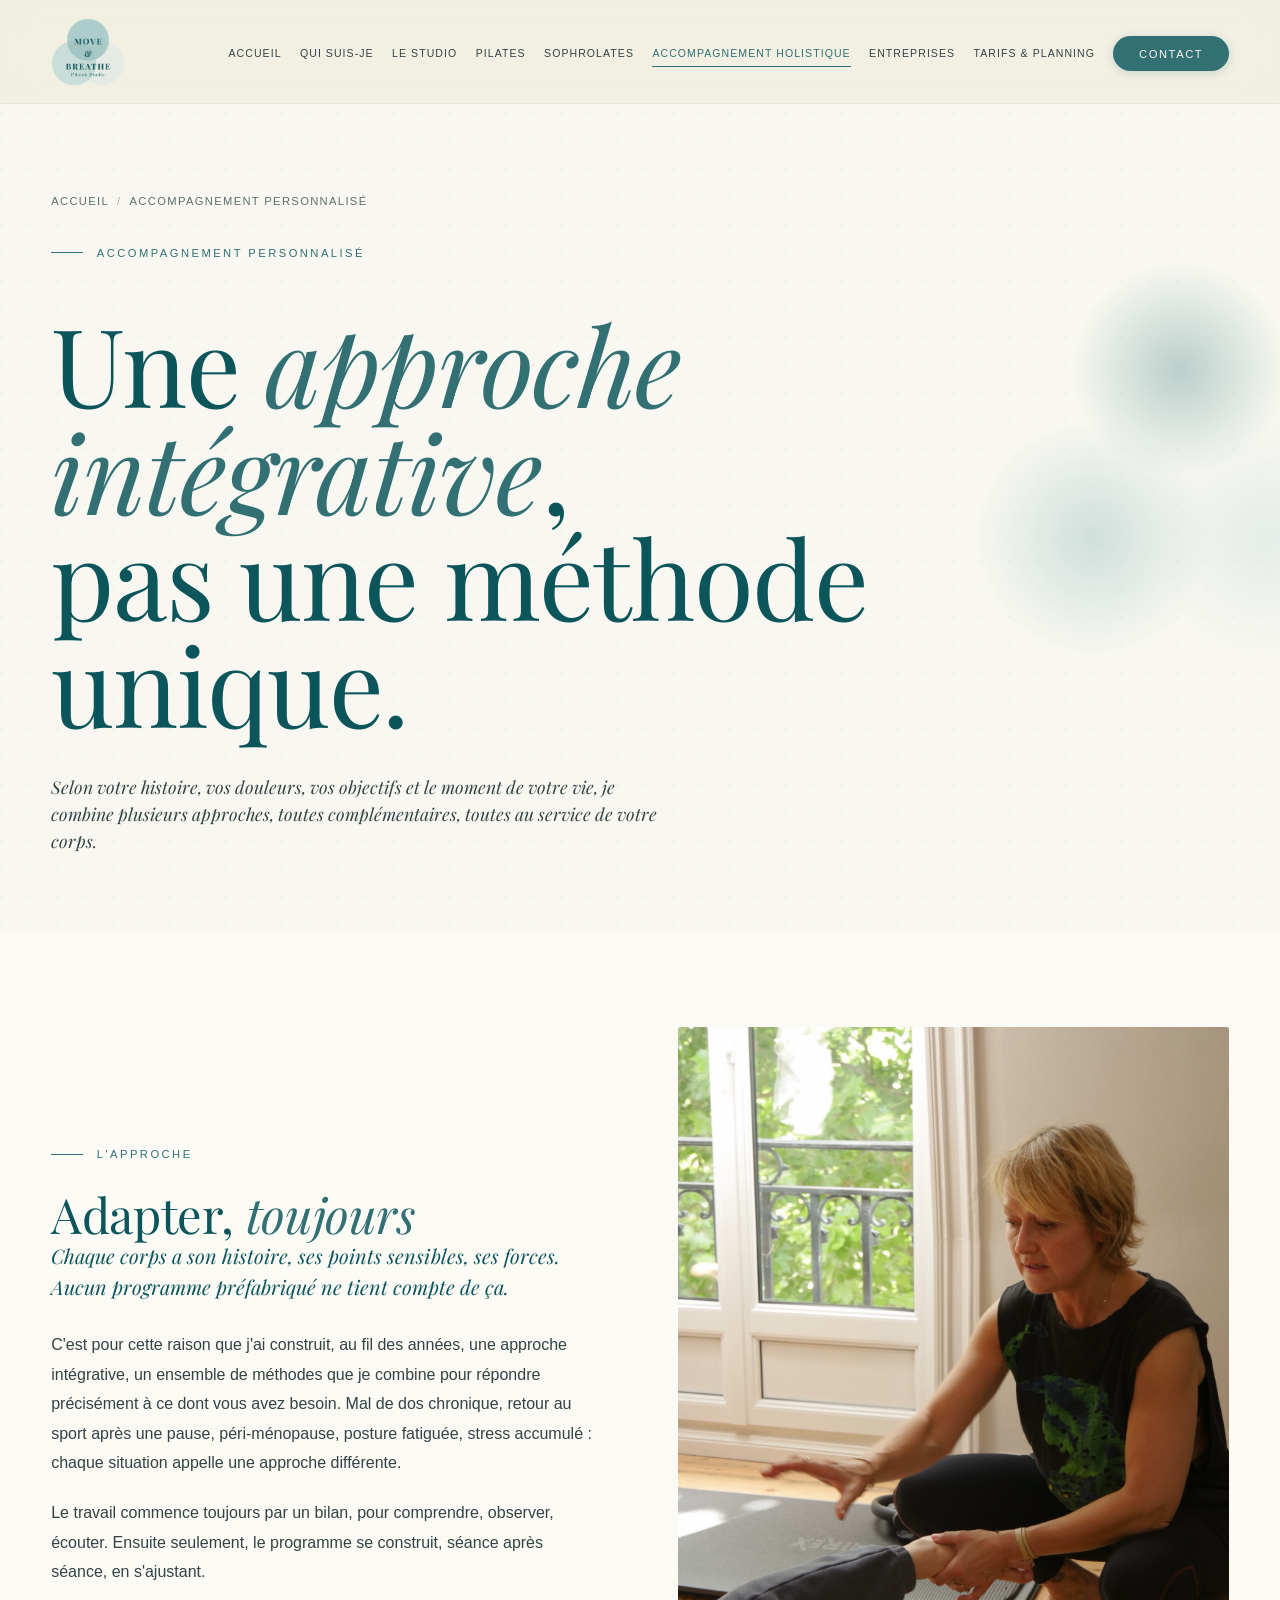
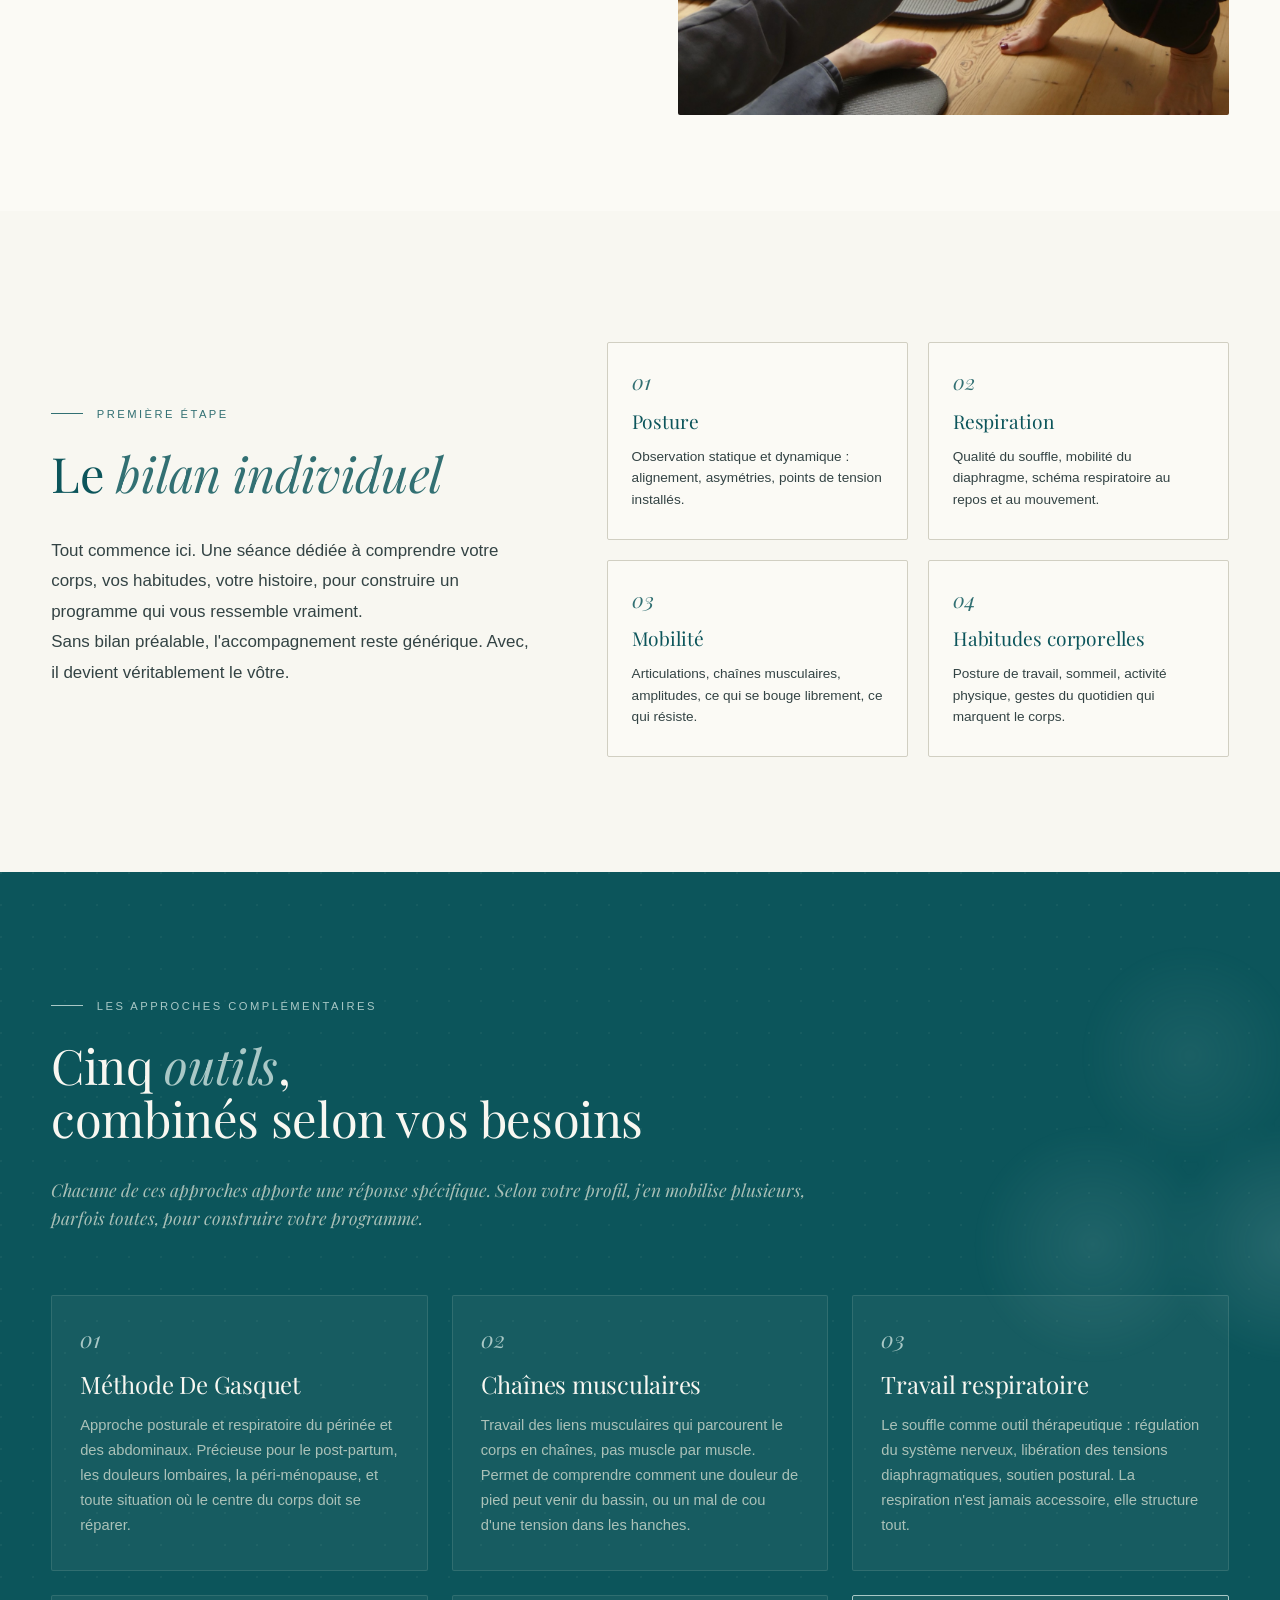
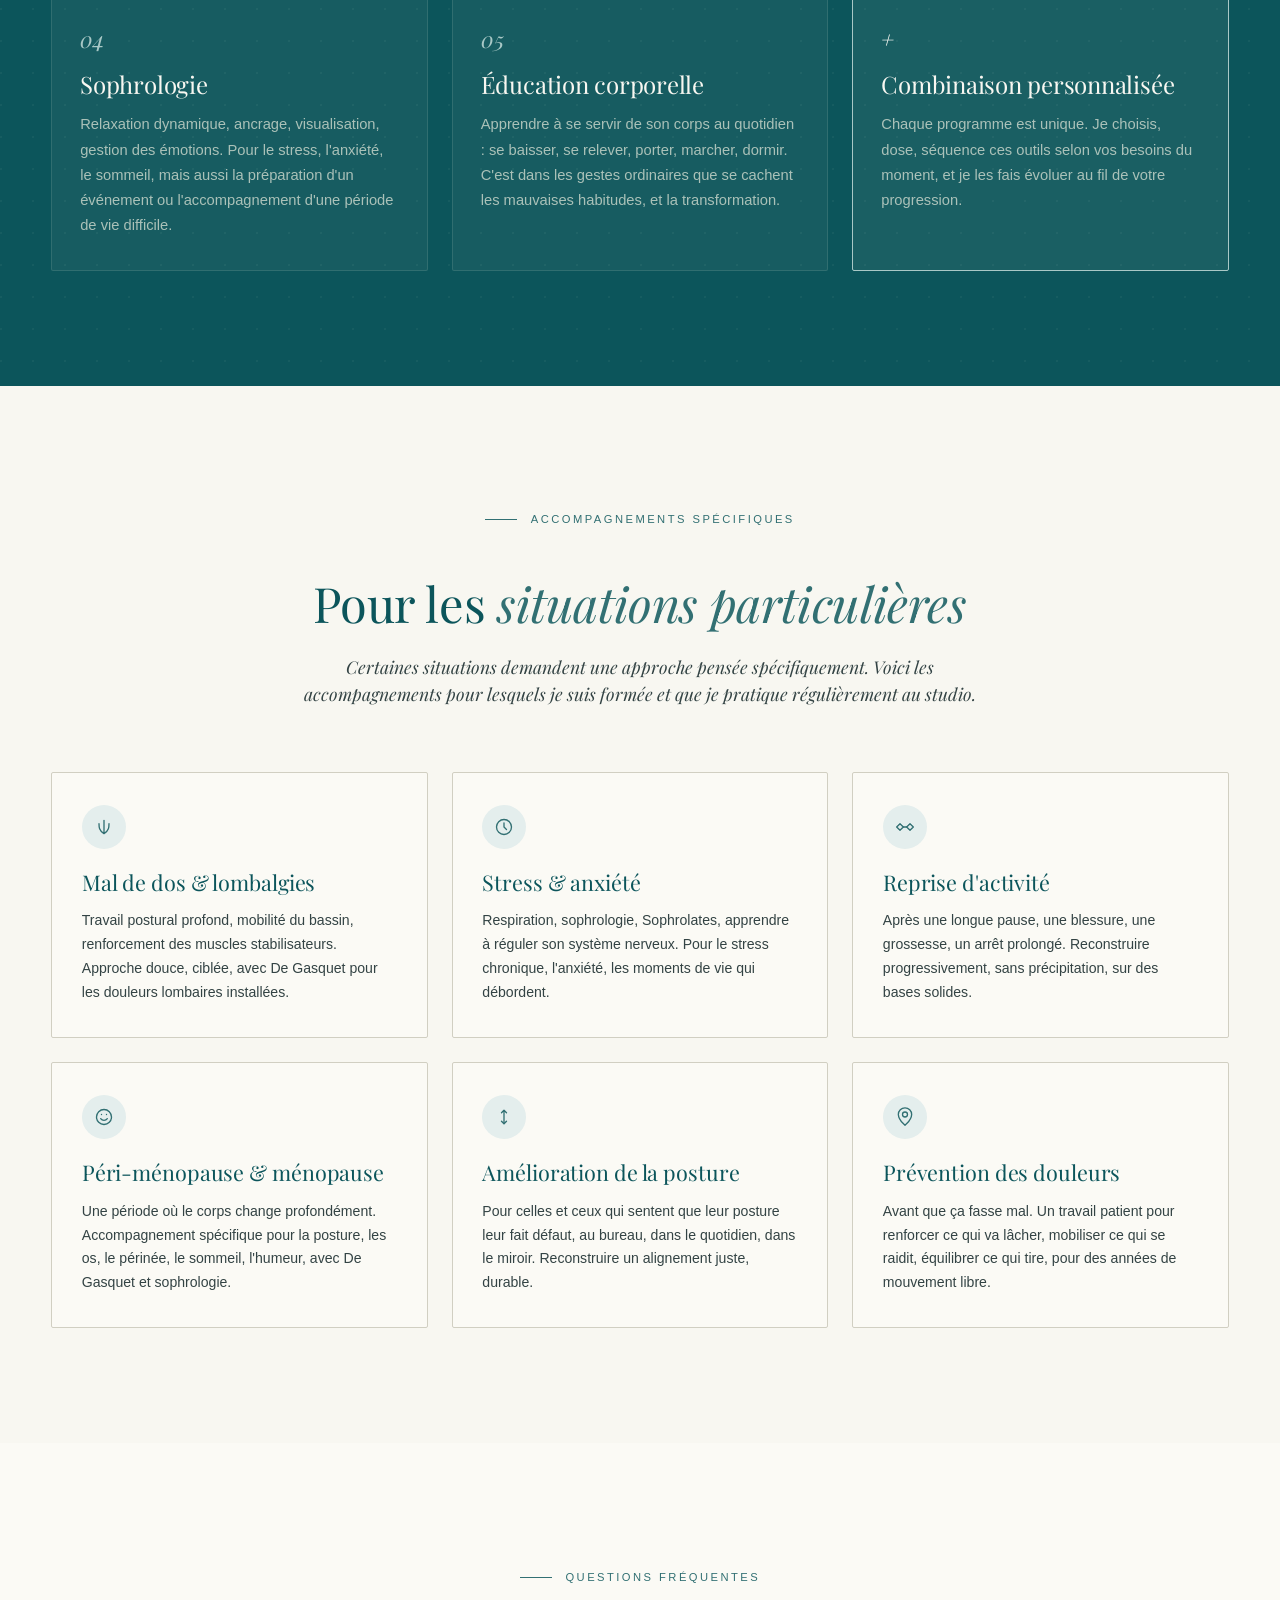
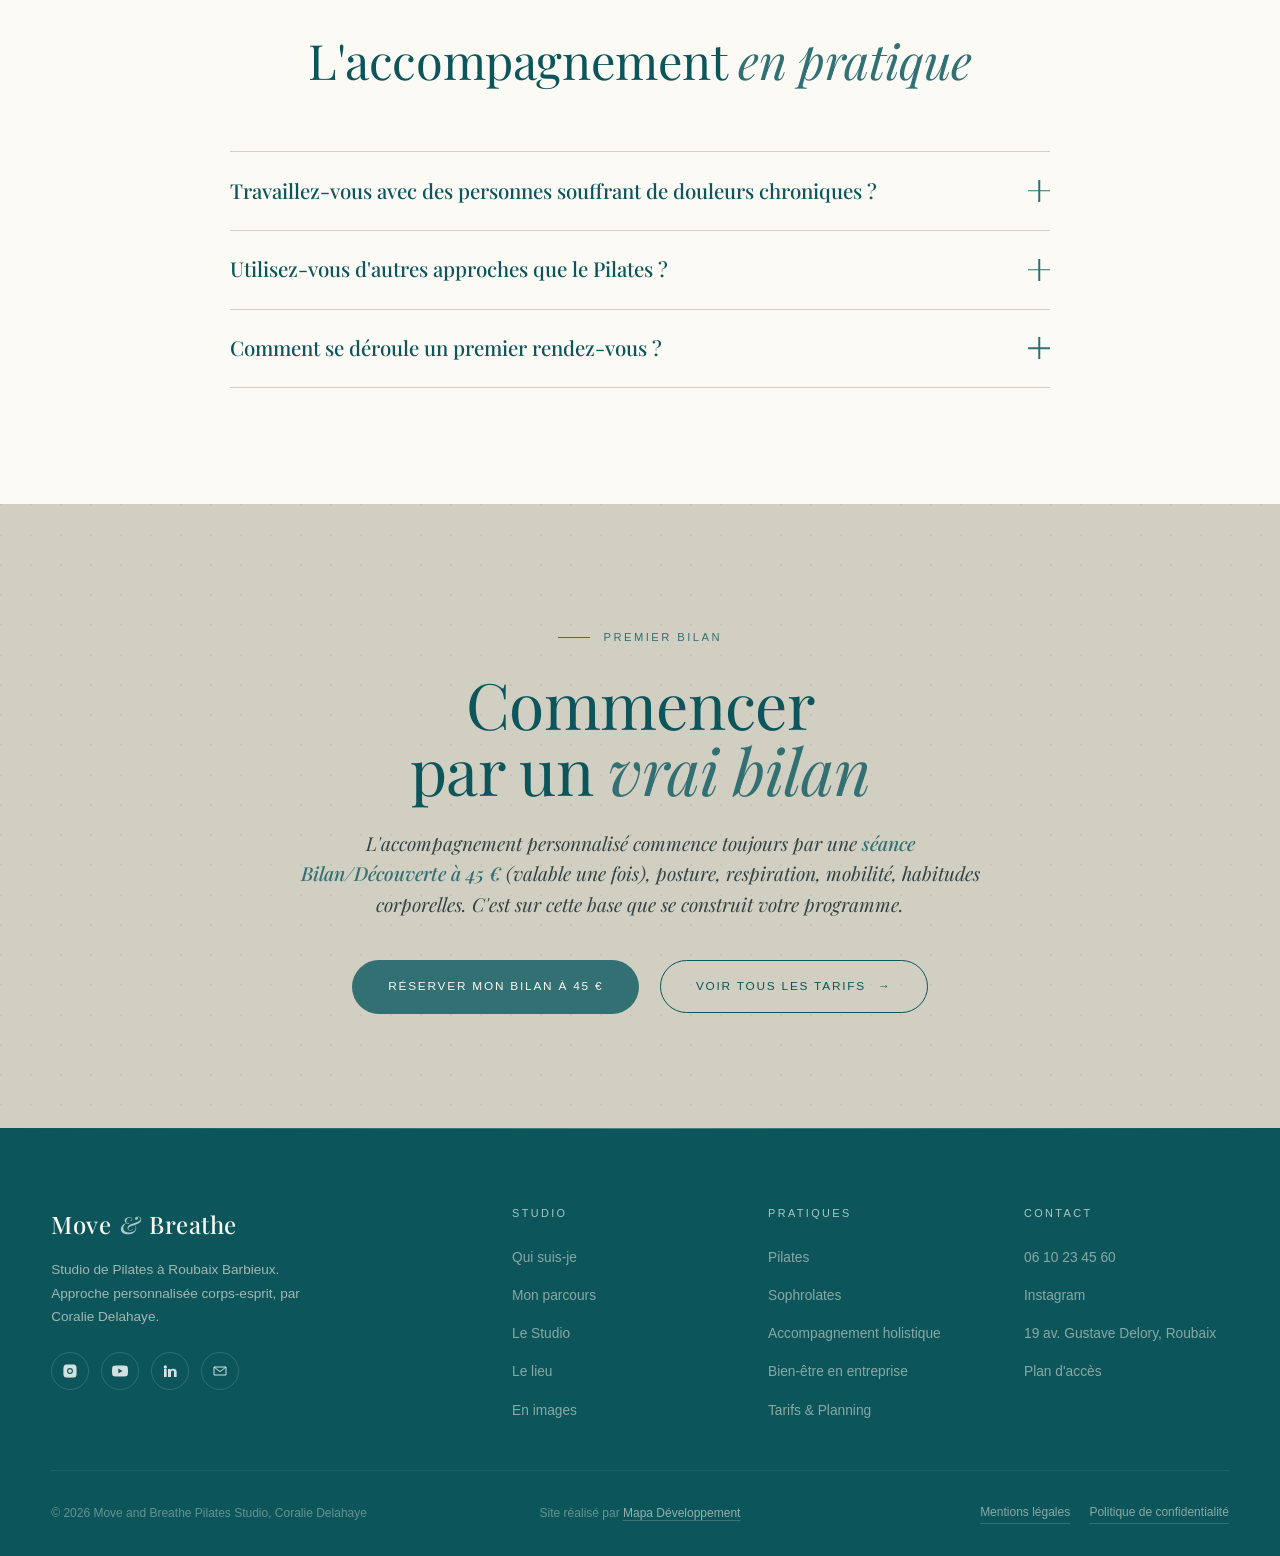
<file: accompagnement.html>
<!DOCTYPE html>
<html lang="fr">
<head>
<meta charset="UTF-8">
<meta name="viewport" content="width=device-width, initial-scale=1.0">
<link rel="icon" type="image/png" href="assets/img/favicon.png">
<link rel="apple-touch-icon" href="assets/img/apple-touch-icon.png">
<title>Accompagnement personnalisé, Boîte à outils · Move and Breathe Pilates Studio</title>
<meta name="description" content="Accompagnement personnalisé au studio Move and Breathe à Roubaix Barbieux : bilan individuel, méthode De Gasquet, chaînes musculaires, sophrologie, éducation corporelle. Mal de dos, stress, péri-ménopause, posture, reprise d'activité.">
<meta name="keywords" content="accompagnement personnalisé pilates, méthode De Gasquet Lille, chaînes musculaires, sophrologie Roubaix, mal de dos, péri-ménopause">
<link rel="canonical" href="https://moveandbreathelille.fr/accompagnement.html">

<meta property="og:type" content="website">
<meta property="og:title" content="Accompagnement personnalisé, Move and Breathe">
<meta property="og:description" content="Une approche intégrative : De Gasquet, chaînes musculaires, sophrologie, respiration. Pour le mal de dos, le stress, la péri-ménopause, la posture.">
<meta property="og:url" content="https://moveandbreathelille.fr/accompagnement.html">

<link rel="preconnect" href="https://fonts.googleapis.com">
<link rel="preconnect" href="https://fonts.gstatic.com" crossorigin>
<link href="https://fonts.googleapis.com/css2?family=Playfair+Display:ital,wght@0,400;0,500;0,600;0,700;1,400;1,500;1,600&display=swap" rel="stylesheet">
<link rel="stylesheet" href="styles.css">

<style>
  /* ==== INTRO ==== */
  .intro-section {
    background: var(--cream-soft);
    padding: clamp(4rem, 8vw, 6rem) 0;
  }
  .intro-grid {
    display: grid;
    grid-template-columns: 1fr 1fr;
    gap: clamp(3rem, 6vw, 6rem);
    align-items: center;
  }
  .intro-lede {
    font-family: var(--serif);
    font-style: italic;
    font-size: clamp(1.25rem, 1.5vw, 1.45rem);
    line-height: 1.55;
    color: var(--teal-deep);
    margin-bottom: 1.75rem;
    font-weight: 400;
  }
  .intro-text {
    font-size: 1rem;
    line-height: 1.85;
    color: var(--ink-soft);
    margin-bottom: 1.25rem;
  }
  .intro-image {
    aspect-ratio: 4/5;
    border-radius: 2px;
    overflow: hidden;
    position: relative;
  }
  .intro-image .img-panel-placeholder {
    background: linear-gradient(160deg, var(--teal-deep), var(--teal-mid) 60%, var(--sage-deep));
  }

  /* ==== BILAN ==== */
  .bilan-section {
    background: var(--cream);
    position: relative;
  }
  .bilan-grid {
    display: grid;
    grid-template-columns: 1fr 1.3fr;
    gap: clamp(3rem, 6vw, 5rem);
    align-items: center;
  }
  .bilan-points {
    display: grid;
    grid-template-columns: 1fr 1fr;
    gap: 1.25rem;
    margin-top: 1rem;
  }
  .bilan-point {
    background: var(--cream-soft);
    border: 1px solid var(--beige);
    padding: 1.75rem 1.5rem;
    border-radius: 2px;
    transition: all 0.3s var(--ease);
  }
  .bilan-point:hover {
    border-color: var(--sage-deep);
    transform: translateY(-3px);
  }
  .bilan-point-num {
    font-family: var(--serif);
    font-style: italic;
    font-size: 1.3rem;
    color: var(--teal);
    margin-bottom: 0.85rem;
    display: block;
    line-height: 1;
  }
  .bilan-point h4 {
    font-family: var(--serif);
    font-size: 1.2rem;
    font-weight: 400;
    color: var(--teal-deep);
    margin-bottom: 0.5rem;
    letter-spacing: -0.005em;
  }
  .bilan-point p {
    font-size: 0.85rem;
    line-height: 1.6;
    color: var(--ink-soft);
  }

  /* ==== APPROACHES (5 outils) ==== */
  .approaches {
    background: var(--teal-deep);
    color: var(--cream);
    position: relative;
    overflow: hidden;
  }
  .approaches::before {
    content: '';
    position: absolute;
    inset: 0;
    background-image: radial-gradient(circle at 1px 1px, rgba(220, 227, 214, 0.05) 1px, transparent 0);
    background-size: 32px 32px;
  }
  .approaches-circles-bg {
    position: absolute;
    top: -80px; right: -180px;
    width: 540px; height: 540px;
    background:
      radial-gradient(circle at 50% 30%, var(--sage-deep) 0%, transparent 24%),
      radial-gradient(circle at 32% 65%, var(--sage) 0%, transparent 24%),
      radial-gradient(circle at 68% 65%, var(--sage-pale) 0%, transparent 24%);
    opacity: 0.13;
    pointer-events: none;
  }
  .approaches .container { position: relative; z-index: 1; }
  .approaches .eyebrow { color: var(--sage); }
  .approaches .eyebrow::before { background: var(--sage); }
  .approaches h2 { color: var(--cream); margin: 1.5rem 0 2rem; }
  .approaches h2 em { color: var(--sage); }
  .approaches .lede { color: rgba(220, 227, 214, 0.75); }

  .approaches-grid {
    display: grid;
    grid-template-columns: repeat(3, 1fr);
    gap: 1.5rem;
    margin-top: 4rem;
  }
  .approach-card {
    background: rgba(220, 227, 214, 0.05);
    border: 1px solid rgba(220, 227, 214, 0.12);
    border-radius: 2px;
    padding: 2rem 1.75rem;
    transition: all 0.4s var(--ease);
  }
  .approach-card:hover {
    background: rgba(220, 227, 214, 0.09);
    border-color: var(--sage);
    transform: translateY(-4px);
  }
  .approach-card .num {
    font-family: var(--serif);
    font-style: italic;
    font-size: 1.4rem;
    color: var(--sage);
    line-height: 1;
    margin-bottom: 1.25rem;
    display: block;
  }
  .approach-card h3 {
    font-family: var(--serif);
    font-size: 1.5rem;
    font-weight: 400;
    color: var(--cream);
    margin-bottom: 0.85rem;
    line-height: 1.2;
    letter-spacing: -0.01em;
  }
  .approach-card p {
    font-size: 0.92rem;
    line-height: 1.7;
    color: rgba(220, 227, 214, 0.75);
  }

  /* ==== SPECIFIC ACCOMPANIMENTS ==== */
  .specific {
    background: var(--cream);
  }
  .specific-grid {
    display: grid;
    grid-template-columns: repeat(3, 1fr);
    gap: 1.5rem;
    margin-top: 3.5rem;
  }
  .specific-card {
    background: var(--cream-soft);
    border: 1px solid var(--beige);
    border-radius: 2px;
    padding: 2rem 1.85rem;
    transition: all 0.4s var(--ease);
    position: relative;
    overflow: hidden;
  }
  .specific-card::before {
    content: '';
    position: absolute;
    top: 0; left: 0;
    width: 4px; height: 100%;
    background: var(--sage-deep);
    transform: scaleY(0);
    transform-origin: top;
    transition: transform 0.4s var(--ease);
  }
  .specific-card:hover {
    border-color: var(--sage-deep);
    transform: translateY(-4px);
    box-shadow: 0 24px 48px -24px rgba(30, 72, 71, 0.18);
  }
  .specific-card:hover::before { transform: scaleY(1); }
  .specific-card-icon {
    width: 44px; height: 44px;
    background: var(--teal-soft);
    border-radius: 50%;
    display: flex;
    align-items: center;
    justify-content: center;
    color: var(--teal);
    margin-bottom: 1.25rem;
  }
  .specific-card-icon svg { width: 20px; height: 20px; }
  .specific-card h3 {
    font-family: var(--serif);
    font-size: 1.35rem;
    font-weight: 400;
    color: var(--teal-deep);
    margin-bottom: 0.85rem;
    line-height: 1.25;
    letter-spacing: -0.005em;
  }
  .specific-card p {
    font-size: 0.88rem;
    line-height: 1.7;
    color: var(--ink-soft);
  }

  /* ==== CTA ==== */
  .accomp-cta {
    background: var(--beige);
    text-align: center;
    position: relative;
    overflow: hidden;
  }
  .accomp-cta::before {
    content: '';
    position: absolute;
    inset: 0;
    background-image: radial-gradient(circle at 1px 1px, rgba(30, 72, 71, 0.08) 1px, transparent 0);
    background-size: 30px 30px;
  }
  .accomp-cta .container { position: relative; z-index: 1; }
  .accomp-cta-inner { max-width: 680px; margin: 0 auto; }
  .accomp-cta h2 { margin: 1.5rem 0 1.5rem; }
  .accomp-cta-text {
    font-family: var(--serif);
    font-style: italic;
    font-size: 1.2rem;
    line-height: 1.6;
    color: var(--ink-soft);
    margin-bottom: 2.5rem;
  }
  .accomp-cta-actions {
    display: flex;
    gap: 1.25rem;
    justify-content: center;
    flex-wrap: wrap;
  }

  @media (max-width: 980px) {
    .intro-grid,
    .bilan-grid { grid-template-columns: 1fr; gap: 2.5rem; }
    .bilan-points { grid-template-columns: 1fr; }
    .approaches-grid { grid-template-columns: 1fr; }
    .specific-grid { grid-template-columns: 1fr; }
  }
</style>
</head>

<body>

<!-- NAV -->
<nav class="nav" aria-label="Navigation principale">
  <div class="nav-inner">
    <a href="index.html" class="logo-mark" aria-label="Move and Breathe Pilates Studio">
        <img src="assets/img/logo-officiel.png" alt="Move and Breathe Pilates Studio" class="logo-img">
      </a>
    <button class="nav-burger" aria-label="Ouvrir le menu" aria-expanded="false">
      <span></span><span></span><span></span>
    </button>
    <ul class="nav-links">
      <li><a href="index.html">Accueil</a></li>
      <li><a href="qui-suis-je.html">Qui suis-je</a></li>
      <li><a href="le-studio.html">Le Studio</a></li>
      <li><a href="pilates.html">Pilates</a></li>
      <li><a href="sophrolates.html">Sophrolates</a></li>
      <li><a href="accompagnement.html">Accompagnement holistique</a></li>
      <li><a href="entreprises.html">Entreprises</a></li>
      <li><a href="tarifs.html">Tarifs &amp; Planning</a></li>
      <li><a href="contact.html" class="nav-cta">Contact</a></li>
    </ul>
  </div>
</nav>

<!-- HEADER -->
<header class="page-header">
  <div class="container">
    <div class="page-header-inner reveal">
      <div class="breadcrumb">
        <a href="index.html">Accueil</a>
        <span class="breadcrumb-sep">/</span>
        <span>Accompagnement personnalisé</span>
      </div>
      <div class="eyebrow">Accompagnement personnalisé</div>
      <h1 class="h-mega mt-2">
        Une <em>approche intégrative</em>,<br>
        pas une méthode unique.
      </h1>
      <p class="lede mt-3">
        Selon votre histoire, vos douleurs, vos objectifs et le moment de votre vie, je combine plusieurs approches, toutes complémentaires, toutes au service de votre corps.
      </p>
    </div>
  </div>
</header>

<!-- INTRO -->
<section class="intro-section">
  <div class="container">
    <div class="intro-grid">
      <div class="reveal">
        <div class="eyebrow">L'approche</div>
        <h2 class="h-2 mt-2">Adapter, <em>toujours</em></h2>
        <p class="intro-lede">
          Chaque corps a son histoire, ses points sensibles, ses forces. Aucun programme préfabriqué ne tient compte de ça.
        </p>
        <p class="intro-text">
          C'est pour cette raison que j'ai construit, au fil des années, une approche intégrative, un ensemble de méthodes que je combine pour répondre précisément à ce dont vous avez besoin. Mal de dos chronique, retour au sport après une pause, péri-ménopause, posture fatiguée, stress accumulé : chaque situation appelle une approche différente.
        </p>
        <p class="intro-text">
          Le travail commence toujours par un bilan, pour comprendre, observer, écouter. Ensuite seulement, le programme se construit, séance après séance, en s'ajustant.
        </p>
      </div>
      <div class="intro-image reveal reveal-delay-2">
        <div class="img-panel">
          <img src="assets/img/accompagnement-approche.jpg" alt="Coralie Delahaye ajustant la posture d'une personne lors d'une séance d'accompagnement personnalisé au studio Move and Breathe" loading="lazy">
        </div>
      </div>
    </div>
  </div>
</section>

<!-- BILAN -->
<section class="bilan-section" id="bilan">
  <div class="container">
    <div class="bilan-grid">
      <div class="reveal">
        <div class="eyebrow">Première étape</div>
        <h2 class="h-2 mt-2">Le <em>bilan individuel</em></h2>
        <p class="body-text mt-3">
          Tout commence ici. Une séance dédiée à comprendre votre corps, vos habitudes, votre histoire, pour construire un programme qui vous ressemble vraiment.
        </p>
        <p class="body-text">
          Sans bilan préalable, l'accompagnement reste générique. Avec, il devient véritablement le vôtre.
        </p>
      </div>
      <div class="reveal reveal-delay-2">
        <div class="bilan-points">
          <div class="bilan-point">
            <span class="bilan-point-num">01</span>
            <h4>Posture</h4>
            <p>Observation statique et dynamique : alignement, asymétries, points de tension installés.</p>
          </div>
          <div class="bilan-point">
            <span class="bilan-point-num">02</span>
            <h4>Respiration</h4>
            <p>Qualité du souffle, mobilité du diaphragme, schéma respiratoire au repos et au mouvement.</p>
          </div>
          <div class="bilan-point">
            <span class="bilan-point-num">03</span>
            <h4>Mobilité</h4>
            <p>Articulations, chaînes musculaires, amplitudes, ce qui se bouge librement, ce qui résiste.</p>
          </div>
          <div class="bilan-point">
            <span class="bilan-point-num">04</span>
            <h4>Habitudes corporelles</h4>
            <p>Posture de travail, sommeil, activité physique, gestes du quotidien qui marquent le corps.</p>
          </div>
        </div>
      </div>
    </div>
  </div>
</section>

<!-- APPROCHES COMPLÉMENTAIRES -->
<section class="approaches" id="approches">
  <div class="approaches-circles-bg" aria-hidden="true" data-parallax="0.18"></div>
  <div class="container">
    <div class="reveal" style="max-width: 760px;">
      <div class="eyebrow">Les approches complémentaires</div>
      <h2 class="h-2">Cinq <em>outils</em>,<br>combinés selon vos besoins</h2>
      <p class="lede">Chacune de ces approches apporte une réponse spécifique. Selon votre profil, j'en mobilise plusieurs, parfois toutes, pour construire votre programme.</p>
    </div>

    <div class="approaches-grid">
      <div class="approach-card reveal reveal-delay-1">
        <span class="num">01</span>
        <h3>Méthode De Gasquet</h3>
        <p>Approche posturale et respiratoire du périnée et des abdominaux. Précieuse pour le post-partum, les douleurs lombaires, la péri-ménopause, et toute situation où le centre du corps doit se réparer.</p>
      </div>
      <div class="approach-card reveal reveal-delay-2">
        <span class="num">02</span>
        <h3>Chaînes musculaires</h3>
        <p>Travail des liens musculaires qui parcourent le corps en chaînes, pas muscle par muscle. Permet de comprendre comment une douleur de pied peut venir du bassin, ou un mal de cou d'une tension dans les hanches.</p>
      </div>
      <div class="approach-card reveal reveal-delay-3">
        <span class="num">03</span>
        <h3>Travail respiratoire</h3>
        <p>Le souffle comme outil thérapeutique : régulation du système nerveux, libération des tensions diaphragmatiques, soutien postural. La respiration n'est jamais accessoire, elle structure tout.</p>
      </div>
      <div class="approach-card reveal reveal-delay-1">
        <span class="num">04</span>
        <h3>Sophrologie</h3>
        <p>Relaxation dynamique, ancrage, visualisation, gestion des émotions. Pour le stress, l'anxiété, le sommeil, mais aussi la préparation d'un événement ou l'accompagnement d'une période de vie difficile.</p>
      </div>
      <div class="approach-card reveal reveal-delay-2">
        <span class="num">05</span>
        <h3>Éducation corporelle</h3>
        <p>Apprendre à se servir de son corps au quotidien : se baisser, se relever, porter, marcher, dormir. C'est dans les gestes ordinaires que se cachent les mauvaises habitudes, et la transformation.</p>
      </div>
      <div class="approach-card reveal reveal-delay-3" style="background: rgba(191, 213, 207, 0.08); border-color: var(--sage); border-width: 1.5px;">
        <span class="num" style="color: var(--cream);">+</span>
        <h3>Combinaison personnalisée</h3>
        <p>Chaque programme est unique. Je choisis, dose, séquence ces outils selon vos besoins du moment, et je les fais évoluer au fil de votre progression.</p>
      </div>
    </div>
  </div>
</section>

<!-- SPECIFIC ACCOMPANIMENTS -->
<section class="specific" id="specifiques">
  <div class="container">
    <div class="section-head center reveal">
      <div class="eyebrow center">Accompagnements spécifiques</div>
      <h2 class="h-2 mt-2">Pour les <em>situations particulières</em></h2>
      <p class="lede mt-2">Certaines situations demandent une approche pensée spécifiquement. Voici les accompagnements pour lesquels je suis formée et que je pratique régulièrement au studio.</p>
    </div>

    <div class="specific-grid">
      <article class="specific-card reveal reveal-delay-1">
        <div class="specific-card-icon" aria-hidden="true">
          <svg viewBox="0 0 24 24" fill="none" stroke="currentColor" stroke-width="1.6" stroke-linecap="round" stroke-linejoin="round">
            <path d="M12 4v16M6 8c0 4 0 8 6 12M18 8c0 4 0 8-6 12"/>
          </svg>
        </div>
        <h3>Mal de dos &amp; lombalgies</h3>
        <p>Travail postural profond, mobilité du bassin, renforcement des muscles stabilisateurs. Approche douce, ciblée, avec De Gasquet pour les douleurs lombaires installées.</p>
      </article>

      <article class="specific-card reveal reveal-delay-2">
        <div class="specific-card-icon" aria-hidden="true">
          <svg viewBox="0 0 24 24" fill="none" stroke="currentColor" stroke-width="1.6" stroke-linecap="round" stroke-linejoin="round">
            <circle cx="12" cy="12" r="9"/>
            <path d="M12 7v5l3 3"/>
          </svg>
        </div>
        <h3>Stress &amp; anxiété</h3>
        <p>Respiration, sophrologie, Sophrolates, apprendre à réguler son système nerveux. Pour le stress chronique, l'anxiété, les moments de vie qui débordent.</p>
      </article>

      <article class="specific-card reveal reveal-delay-3">
        <div class="specific-card-icon" aria-hidden="true">
          <svg viewBox="0 0 24 24" fill="none" stroke="currentColor" stroke-width="1.6" stroke-linecap="round" stroke-linejoin="round">
            <path d="M2 12l4-4 4 4-4 4z"/>
            <path d="M14 12l4-4 4 4-4 4z"/>
            <path d="M10 12h4"/>
          </svg>
        </div>
        <h3>Reprise d'activité</h3>
        <p>Après une longue pause, une blessure, une grossesse, un arrêt prolongé. Reconstruire progressivement, sans précipitation, sur des bases solides.</p>
      </article>

      <article class="specific-card reveal reveal-delay-1">
        <div class="specific-card-icon" aria-hidden="true">
          <svg viewBox="0 0 24 24" fill="none" stroke="currentColor" stroke-width="1.6" stroke-linecap="round" stroke-linejoin="round">
            <circle cx="12" cy="12" r="9"/>
            <path d="M8 14s1.5 2 4 2 4-2 4-2"/>
            <line x1="9" y1="9" x2="9.01" y2="9"/>
            <line x1="15" y1="9" x2="15.01" y2="9"/>
          </svg>
        </div>
        <h3>Péri-ménopause &amp; ménopause</h3>
        <p>Une période où le corps change profondément. Accompagnement spécifique pour la posture, les os, le périnée, le sommeil, l'humeur, avec De Gasquet et sophrologie.</p>
      </article>

      <article class="specific-card reveal reveal-delay-2">
        <div class="specific-card-icon" aria-hidden="true">
          <svg viewBox="0 0 24 24" fill="none" stroke="currentColor" stroke-width="1.6" stroke-linecap="round" stroke-linejoin="round">
            <line x1="12" y1="4" x2="12" y2="20"/>
            <polyline points="9,7 12,4 15,7"/>
            <polyline points="9,17 12,20 15,17"/>
          </svg>
        </div>
        <h3>Amélioration de la posture</h3>
        <p>Pour celles et ceux qui sentent que leur posture leur fait défaut, au bureau, dans le quotidien, dans le miroir. Reconstruire un alignement juste, durable.</p>
      </article>

      <article class="specific-card reveal reveal-delay-3">
        <div class="specific-card-icon" aria-hidden="true">
          <svg viewBox="0 0 24 24" fill="none" stroke="currentColor" stroke-width="1.6" stroke-linecap="round" stroke-linejoin="round">
            <path d="M12 22s8-7 8-13a8 8 0 10-16 0c0 6 8 13 8 13z"/>
            <circle cx="12" cy="9" r="3"/>
          </svg>
        </div>
        <h3>Prévention des douleurs</h3>
        <p>Avant que ça fasse mal. Un travail patient pour renforcer ce qui va lâcher, mobiliser ce qui se raidit, équilibrer ce qui tire, pour des années de mouvement libre.</p>
      </article>
    </div>
  </div>
</section>

<!-- FAQ -->
<section class="faq-section soft">
  <div class="container">
    <div class="section-head center reveal">
      <div class="eyebrow center">Questions fréquentes</div>
      <h2 class="h-2 mt-2">L'accompagnement <em>en pratique</em></h2>
    </div>
    <div class="faq-list reveal">
      <div class="faq-item">
        <button class="faq-q">Travaillez-vous avec des personnes souffrant de douleurs chroniques ?<span class="faq-q-icon" aria-hidden="true"></span></button>
        <div class="faq-a"><div class="faq-a-inner">Chaque situation est étudiée individuellement afin d'adapter la pratique aux besoins et aux capacités de chacun.</div></div>
      </div>
      <div class="faq-item">
        <button class="faq-q">Utilisez-vous d'autres approches que le Pilates ?<span class="faq-q-icon" aria-hidden="true"></span></button>
        <div class="faq-a"><div class="faq-a-inner">Oui. Selon les besoins, j'intègre également des outils issus de la méthode De Gasquet, de la sophrologie et du travail des chaînes musculaires.</div></div>
      </div>
      <div class="faq-item">
        <button class="faq-q">Comment se déroule un premier rendez-vous ?<span class="faq-q-icon" aria-hidden="true"></span></button>
        <div class="faq-a"><div class="faq-a-inner">Tout commence par une séance Bilan/Découverte à 45 € : on observe la posture, la respiration, la mobilité et les habitudes corporelles, pour construire ensuite un programme qui vous ressemble vraiment.</div></div>
      </div>
    </div>
  </div>
</section>

<!-- CTA -->
<section class="accomp-cta">
  <div class="container">
    <div class="accomp-cta-inner reveal">
      <div class="eyebrow center">Premier bilan</div>
      <h2 class="h-1">Commencer<br>par un <em>vrai bilan</em></h2>
      <p class="accomp-cta-text">
        L'accompagnement personnalisé commence toujours par une <strong style="color: var(--teal); font-weight: 500;">séance Bilan/Découverte à 45 €</strong> (valable une fois), posture, respiration, mobilité, habitudes corporelles. C'est sur cette base que se construit votre programme.
      </p>
      <div class="accomp-cta-actions">
        <a href="contact.html" class="btn btn-primary btn-magnetic">Réserver mon bilan à 45 €</a>
        <a href="tarifs.html" class="btn btn-outline">
          Voir tous les tarifs
          <span class="arrow">→</span>
        </a>
      </div>
    </div>
  </div>
</section>

<!-- FOOTER -->
<footer>
  <div class="container">
    <div class="footer-grid">
      <div>
        <div class="footer-brand">Move <span>&amp;</span> Breathe</div>
        <p class="footer-tagline">Studio de Pilates à Roubaix Barbieux. Approche personnalisée corps-esprit, par Coralie Delahaye.</p>
        <div class="footer-social">
          <a href="https://www.instagram.com/moveandbreathelille?utm_source=qr" target="_blank" rel="noopener" aria-label="Instagram">
            <svg viewBox="0 0 24 24" fill="currentColor"><path d="M12 2.2c3.2 0 3.6 0 4.8.1 1.2.1 1.8.2 2.2.4.6.2 1 .5 1.5.9.5.5.7.9.9 1.5.2.4.4 1 .4 2.2.1 1.3.1 1.6.1 4.8s0 3.6-.1 4.8c-.1 1.2-.2 1.8-.4 2.2-.2.6-.5 1-.9 1.5-.5.5-.9.7-1.5.9-.4.2-1 .4-2.2.4-1.3.1-1.6.1-4.8.1s-3.6 0-4.8-.1c-1.2-.1-1.8-.2-2.2-.4-.6-.2-1-.5-1.5-.9-.5-.5-.7-.9-.9-1.5-.2-.4-.4-1-.4-2.2-.1-1.3-.1-1.6-.1-4.8s0-3.6.1-4.8c.1-1.2.2-1.8.4-2.2.2-.6.5-1 .9-1.5.5-.5.9-.7 1.5-.9.4-.2 1-.4 2.2-.4 1.3-.1 1.6-.1 4.8-.1zm0 5.4a4.4 4.4 0 100 8.8 4.4 4.4 0 000-8.8zm0 7.2a2.8 2.8 0 110-5.6 2.8 2.8 0 010 5.6zm5.6-7.4a1 1 0 11-2.1 0 1 1 0 012.1 0z"/></svg>
          </a>
          <a href="https://www.youtube.com/@moveandbreathelille" target="_blank" rel="noopener" aria-label="YouTube">
            <svg viewBox="0 0 24 24" fill="currentColor"><path d="M23.5 6.2a3 3 0 00-2.1-2.1C19.5 3.6 12 3.6 12 3.6s-7.5 0-9.4.5A3 3 0 00.5 6.2 31.3 31.3 0 000 12a31.3 31.3 0 00.5 5.8 3 3 0 002.1 2.1c1.9.5 9.4.5 9.4.5s7.5 0 9.4-.5a3 3 0 002.1-2.1A31.3 31.3 0 0024 12a31.3 31.3 0 00-.5-5.8zM9.5 15.6V8.4l6.3 3.6-6.3 3.6z"/></svg>
          </a>
          <a href="https://www.linkedin.com/in/coralie-delahaye-3b2317172/" target="_blank" rel="noopener" aria-label="LinkedIn">
            <svg viewBox="0 0 24 24" fill="currentColor"><path d="M4.98 3.5a2.5 2.5 0 11-.02 5 2.5 2.5 0 01.02-5zM3 9h4v12H3V9zm6 0h3.8v1.7h.05c.53-1 1.83-2.05 3.77-2.05C20.6 8.65 22 10.5 22 14v7h-4v-6.2c0-1.5-.03-3.4-2.07-3.4-2.08 0-2.4 1.6-2.4 3.3V21H9V9z"/></svg>
          </a>
          <a href="mailto:moveandbreathelille@gmail.com" aria-label="Email">
            <svg viewBox="0 0 24 24" fill="none" stroke="currentColor" stroke-width="1.5"><path d="M3 6h18v12H3z"/><path d="M3 6l9 7 9-7"/></svg>
          </a>
        </div>
      </div>
      <div>
        <div class="footer-col-title">Studio</div>
        <ul class="footer-links">
          <li><a href="qui-suis-je.html">Qui suis-je</a></li>
          <li><a href="qui-suis-je.html#parcours">Mon parcours</a></li>
          <li><a href="le-studio.html">Le Studio</a></li>
          <li><a href="le-studio.html#lieu">Le lieu</a></li>
          <li><a href="le-studio.html#galerie">En images</a></li>
        </ul>
      </div>
      <div>
        <div class="footer-col-title">Pratiques</div>
        <ul class="footer-links">
          <li><a href="pilates.html">Pilates</a></li>
          <li><a href="sophrolates.html">Sophrolates</a></li>
          <li><a href="accompagnement.html">Accompagnement holistique</a></li>
          <li><a href="entreprises.html">Bien-être en entreprise</a></li>
          <li><a href="tarifs.html">Tarifs &amp; Planning</a></li>
        </ul>
      </div>
      <div>
        <div class="footer-col-title">Contact</div>
        <ul class="footer-links">
          <li><a href="tel:0610234560">06 10 23 45 60</a></li>
          <li><a href="https://www.instagram.com/moveandbreathelille?utm_source=qr" target="_blank" rel="noopener">Instagram</a></li>
          <li><a href="contact.html">19 av. Gustave Delory, Roubaix</a></li>
          <li><a href="contact.html#access">Plan d'accès</a></li>
        </ul>
      </div>
    </div>
    <div class="footer-bottom">
      <span>© <span data-year>2026</span> Move and Breathe Pilates Studio, Coralie Delahaye</span>
      <span class="footer-legal-links">
        <a href="mentions-legales.html">Mentions légales</a>
        <a href="politique-confidentialite.html">Politique de confidentialité</a>
      </span>
      <span class="footer-credit">Site réalisé par <a href="https://mapa-developpement.fr" target="_blank" rel="noopener">Mapa Développement</a></span>
    </div>
  </div>
</footer>

<script src="script.js"></script>
</body>
</html>
</file>
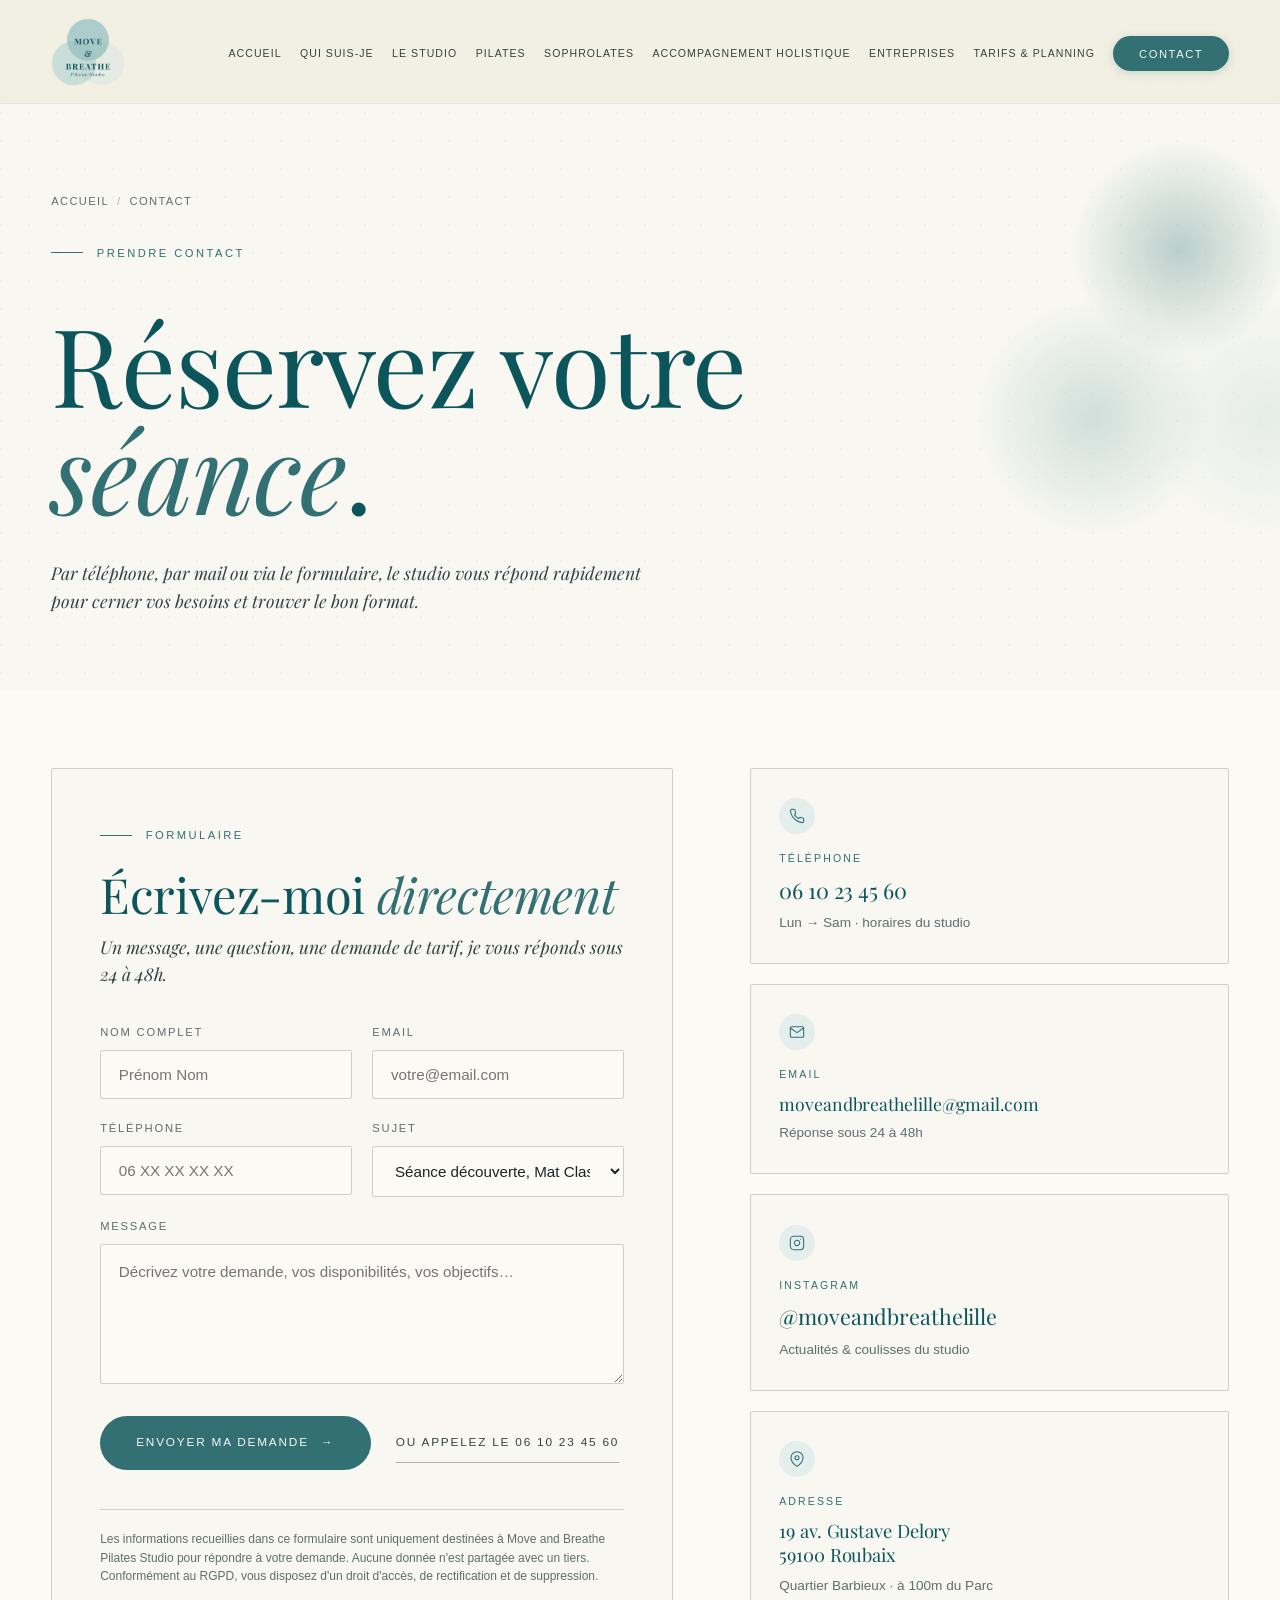
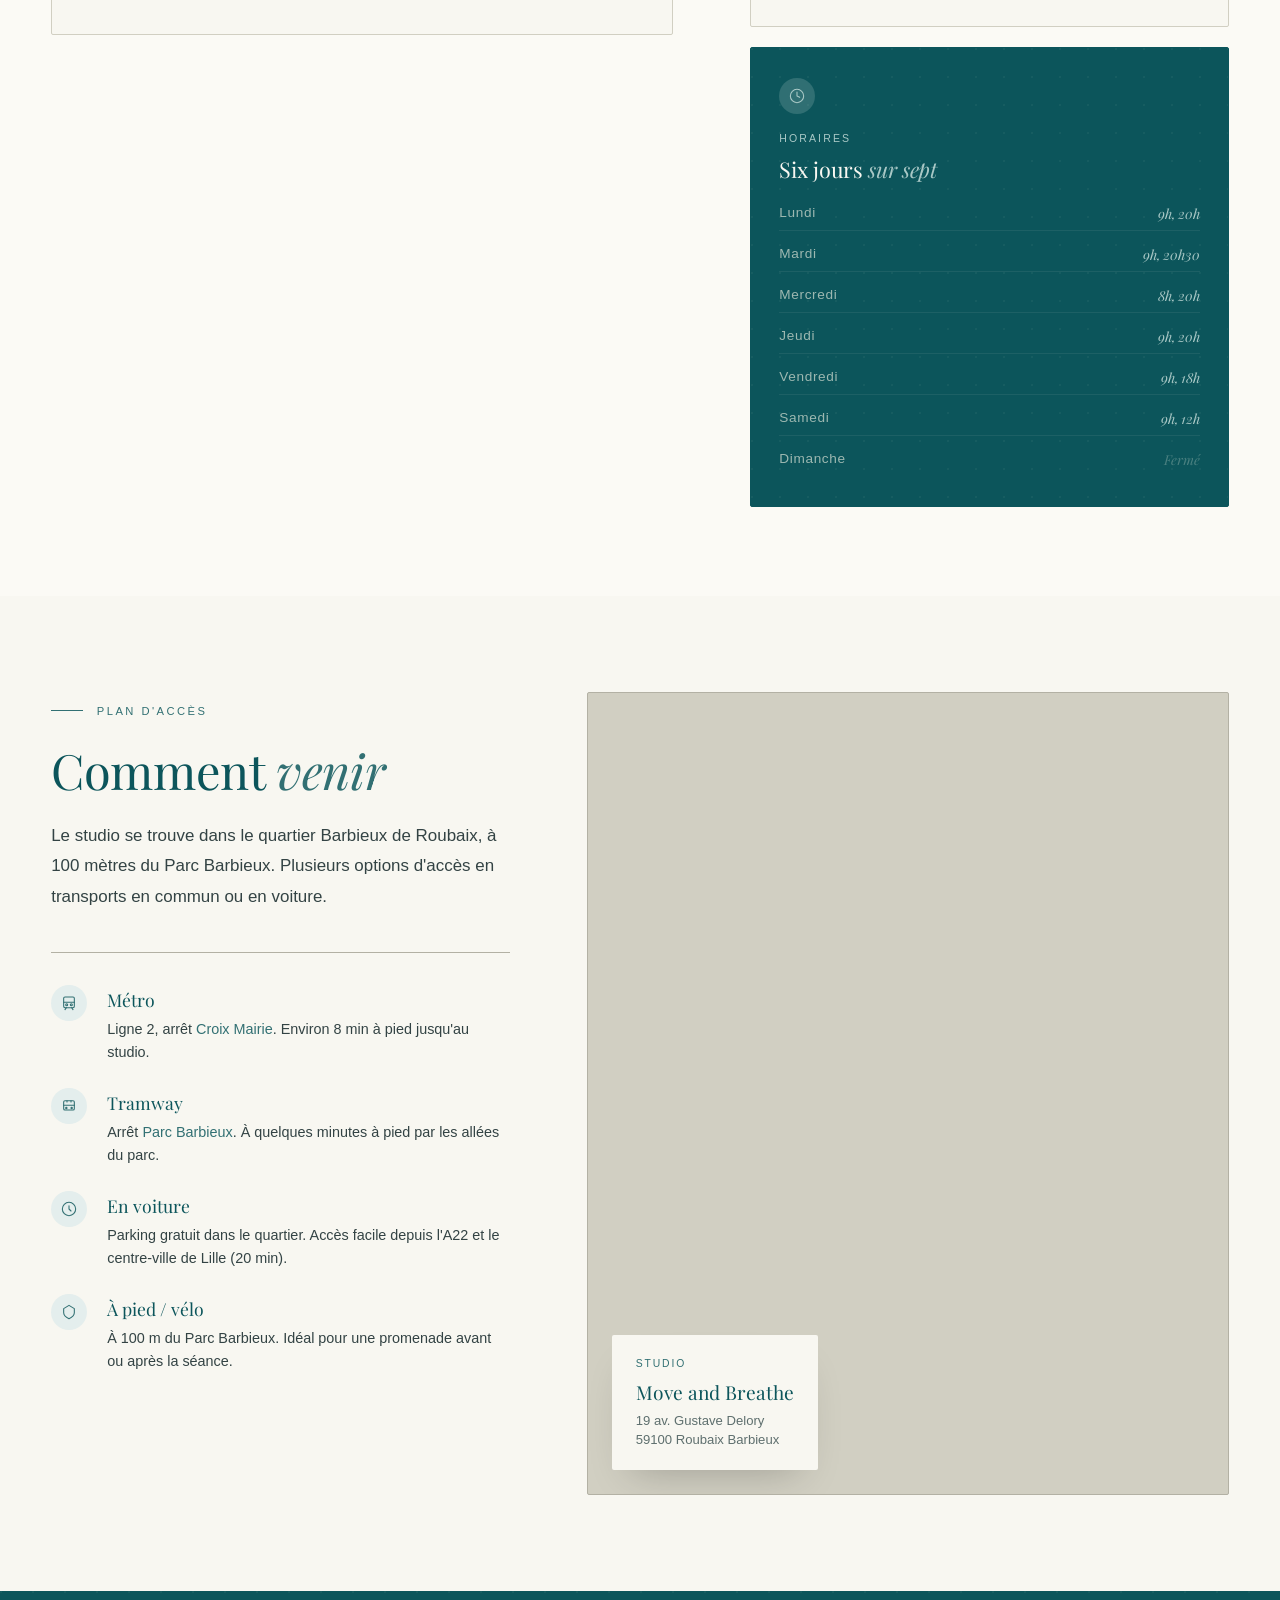
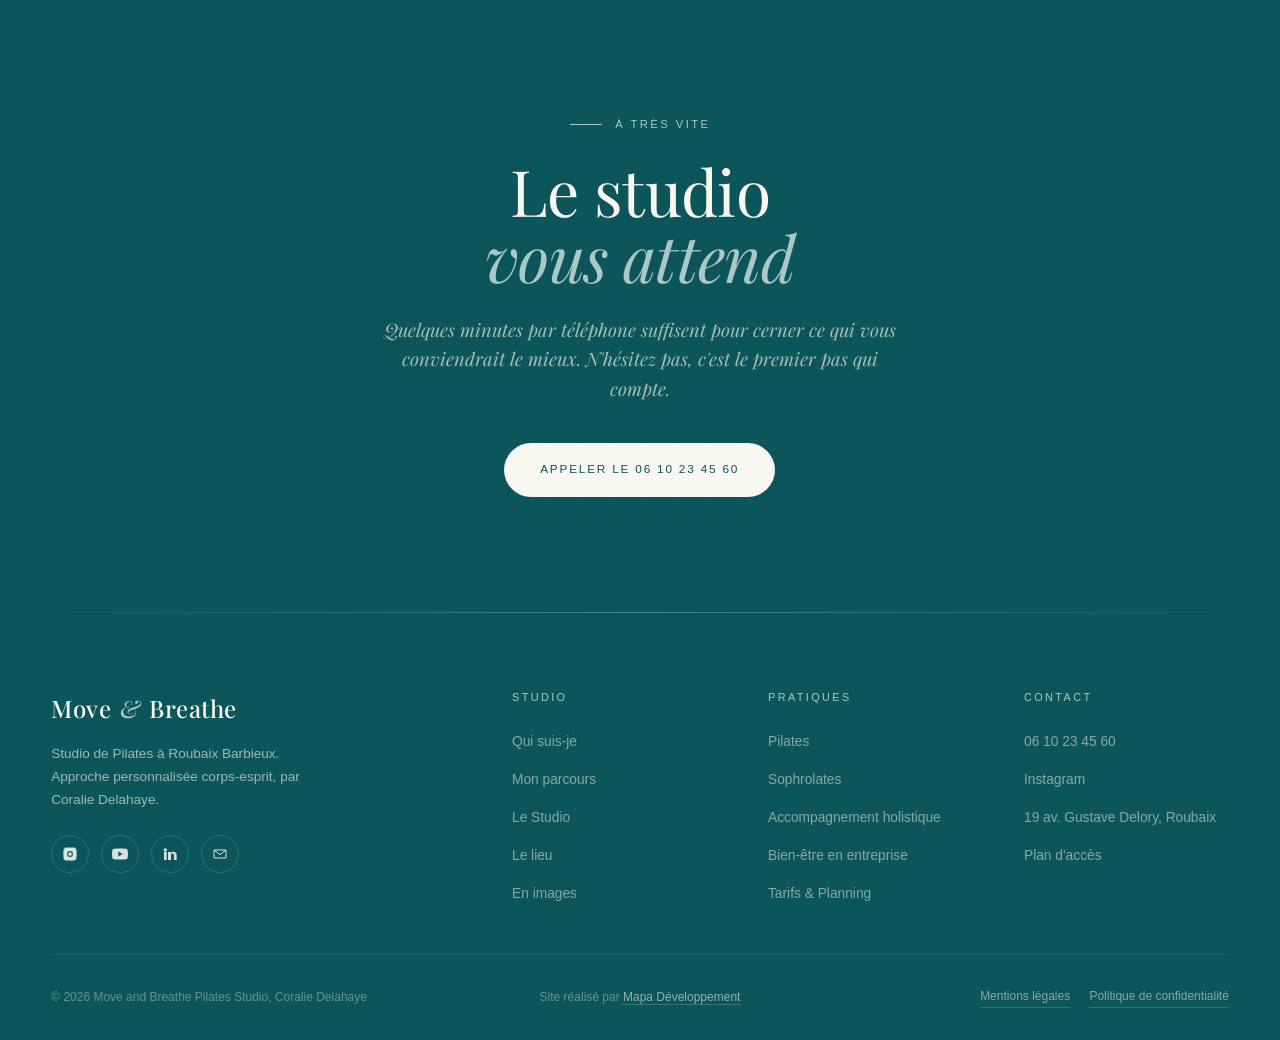
<file: contact.html>
<!DOCTYPE html>
<html lang="fr">
<head>
<meta charset="UTF-8">
<meta name="viewport" content="width=device-width, initial-scale=1.0">
<link rel="icon" type="image/png" href="assets/img/favicon.png">
<link rel="apple-touch-icon" href="assets/img/apple-touch-icon.png">
<title>Contact, Move and Breathe Pilates Studio · Roubaix Barbieux</title>
<meta name="description" content="Contactez le studio Move and Breathe à Roubaix Barbieux. Téléphone 06 10 23 45 60, email moveandbreathelille@gmail.com, formulaire en ligne. 19 av. Gustave Delory, 59100 Roubaix. Métro 2 Croix Mairie, Tram Parc Barbieux.">
<meta name="keywords" content="contact pilates Roubaix, contact sophrologie Lille, studio Roubaix Barbieux, prendre rendez-vous pilates">
<link rel="canonical" href="https://moveandbreathelille.fr/contact.html">

<meta property="og:type" content="website">
<meta property="og:title" content="Contact, Move and Breathe Pilates Studio">
<meta property="og:description" content="Studio de Pilates à Roubaix Barbieux. Contact, accès, horaires.">
<meta property="og:url" content="https://moveandbreathelille.fr/contact.html">

<link rel="preconnect" href="https://fonts.googleapis.com">
<link rel="preconnect" href="https://fonts.gstatic.com" crossorigin>
<link href="https://fonts.googleapis.com/css2?family=Playfair+Display:ital,wght@0,400;0,500;0,600;0,700;1,400;1,500;1,600&display=swap" rel="stylesheet">
<link rel="stylesheet" href="styles.css">

<style>
  /* ==== CONTACT MAIN ==== */
  .contact-main {
    background: var(--cream-soft);
    padding: clamp(3rem, 6vw, 5rem) 0 clamp(4rem, 7vw, 6rem);
  }
  .contact-grid {
    display: grid;
    grid-template-columns: 1.3fr 1fr;
    gap: clamp(3rem, 6vw, 5rem);
    align-items: start;
  }

  /* Form column */
  .contact-form-wrap {
    background: var(--cream);
    border: 1px solid var(--beige);
    border-radius: 2px;
    padding: clamp(2rem, 4vw, 3rem);
  }
  .contact-form-wrap h2 { margin-bottom: 0.75rem; }
  .contact-form-wrap .lede { margin-bottom: 2.25rem; font-size: 1.1rem; }
  .contact-form-actions {
    display: flex;
    align-items: center;
    gap: 1.5rem;
    margin-top: 0.75rem;
    flex-wrap: wrap;
  }
  .contact-form-rgpd {
    font-size: 0.75rem;
    color: var(--ink-mute);
    line-height: 1.55;
    margin-top: 1.25rem;
    padding-top: 1.25rem;
    border-top: 1px solid var(--beige);
  }
  .form-status {
    display: none;
    margin-top: 1.25rem;
    padding: 1rem 1.25rem;
    background: var(--teal-soft);
    border: 1px solid var(--teal-mid);
    border-radius: 2px;
    color: var(--teal-deep);
    font-size: 0.88rem;
    line-height: 1.55;
  }
  .form-status.is-error {
    background: #fdeceb;
    border-color: #e6b4ae;
    color: #9c2f22;
  }
  /* Honeypot anti-spam : invisible pour l'utilisateur */
  .field-hp {
    position: absolute;
    left: -9999px;
    width: 1px;
    height: 1px;
    overflow: hidden;
  }
  /* État du bouton pendant l'envoi */
  #contact-form button[type="submit"][aria-busy="true"] {
    opacity: 0.6;
    pointer-events: none;
  }

  /* Info column */
  .contact-info-stack {
    display: flex;
    flex-direction: column;
    gap: 1.25rem;
  }
  .contact-info-card {
    background: var(--cream);
    border: 1px solid var(--beige);
    border-radius: 2px;
    padding: 1.85rem 1.75rem;
    transition: all 0.3s var(--ease);
  }
  .contact-info-card:hover {
    border-color: var(--sage-deep);
    transform: translateY(-2px);
  }
  .contact-info-card.dark {
    background: var(--teal-deep);
    color: var(--cream);
    border-color: var(--teal-deep);
    position: relative;
    overflow: hidden;
  }
  .contact-info-card.dark::before {
    content: '';
    position: absolute;
    inset: 0;
    background-image: radial-gradient(circle at 1px 1px, rgba(220, 227, 214, 0.05) 1px, transparent 0);
    background-size: 28px 28px;
  }
  .contact-info-card.dark > * { position: relative; }
  .contact-info-icon {
    width: 36px; height: 36px;
    border-radius: 50%;
    background: var(--teal-soft);
    color: var(--teal);
    display: inline-flex;
    align-items: center;
    justify-content: center;
    margin-bottom: 1rem;
  }
  .contact-info-icon svg { width: 16px; height: 16px; }
  .contact-info-card.dark .contact-info-icon {
    background: rgba(191, 213, 207, 0.2);
    color: var(--sage);
  }
  .contact-info-label {
    font-size: 0.66rem;
    letter-spacing: 0.2em;
    text-transform: uppercase;
    color: var(--teal);
    margin-bottom: 0.5rem;
  }
  .contact-info-card.dark .contact-info-label { color: var(--sage); }
  .contact-info-value {
    font-family: var(--serif);
    font-size: 1.35rem;
    font-weight: 400;
    color: var(--teal-deep);
    line-height: 1.35;
    letter-spacing: -0.005em;
  }
  .contact-info-card.dark .contact-info-value { color: var(--cream); }
  .contact-info-value em { font-style: italic; color: var(--teal); }
  .contact-info-card.dark .contact-info-value em { color: var(--sage); }
  .contact-info-meta {
    font-size: 0.85rem;
    color: var(--ink-mute);
    margin-top: 0.5rem;
    line-height: 1.5;
  }
  .contact-info-card.dark .contact-info-meta { color: rgba(220, 227, 214, 0.6); }

  .schedule-mini {
    list-style: none;
    display: flex;
    flex-direction: column;
    gap: 0.4rem;
    margin-top: 0.75rem;
  }
  .schedule-mini li {
    display: flex;
    justify-content: space-between;
    align-items: center;
    padding: 0.35rem 0;
    font-size: 0.85rem;
    border-bottom: 1px solid rgba(220, 227, 214, 0.08);
  }
  .schedule-mini li:last-child { border-bottom: none; }
  .schedule-mini-day {
    color: rgba(220, 227, 214, 0.7);
    letter-spacing: 0.05em;
  }
  .schedule-mini-hours {
    font-family: var(--serif);
    font-style: italic;
    color: var(--sage);
  }

  /* ==== ACCESS / MAP ==== */
  .access {
    background: var(--cream);
    padding: clamp(4rem, 8vw, 6rem) 0;
  }
  .access-grid {
    display: grid;
    grid-template-columns: 1fr 1.4fr;
    gap: clamp(3rem, 6vw, 5rem);
    align-items: start;
  }
  .access-info h2 { margin-bottom: 1rem; }
  .access-list {
    list-style: none;
    display: flex;
    flex-direction: column;
    gap: 1.5rem;
    margin-top: 2.5rem;
    padding-top: 2rem;
    border-top: 1px solid var(--beige-deep);
  }
  .access-item {
    display: grid;
    grid-template-columns: 36px 1fr;
    gap: 1.25rem;
    align-items: flex-start;
  }
  .access-item-icon {
    width: 36px; height: 36px;
    border-radius: 50%;
    background: var(--teal-soft);
    color: var(--teal);
    display: inline-flex;
    align-items: center;
    justify-content: center;
  }
  .access-item-icon svg { width: 16px; height: 16px; }
  .access-item-title {
    font-family: var(--serif);
    font-size: 1.1rem;
    font-weight: 400;
    color: var(--teal-deep);
    margin-bottom: 0.25rem;
  }
  .access-item-text {
    font-size: 0.9rem;
    color: var(--ink-soft);
    line-height: 1.6;
  }

  .map-wrap {
    aspect-ratio: 4/5;
    border-radius: 2px;
    overflow: hidden;
    position: relative;
    background: var(--beige);
    border: 1px solid var(--beige-deep);
  }
  .map-wrap iframe {
    width: 100%;
    height: 100%;
    border: 0;
    display: block;
  }
  .map-overlay {
    position: absolute;
    bottom: 1.5rem; left: 1.5rem;
    background: var(--cream);
    padding: 1.25rem 1.5rem;
    border-radius: 2px;
    box-shadow: 0 20px 40px -20px rgba(0,0,0,0.25);
    z-index: 1;
    max-width: 280px;
    pointer-events: none;
  }
  .map-overlay-label {
    font-size: 0.65rem;
    letter-spacing: 0.18em;
    text-transform: uppercase;
    color: var(--teal);
    margin-bottom: 0.5rem;
  }
  .map-overlay-name {
    font-family: var(--serif);
    font-size: 1.2rem;
    font-weight: 400;
    color: var(--teal-deep);
    margin-bottom: 0.4rem;
    line-height: 1.25;
  }
  .map-overlay-addr {
    font-size: 0.82rem;
    color: var(--ink-mute);
    line-height: 1.5;
  }

  /* ==== FINAL CTA ==== */
  .contact-cta {
    background: var(--teal-deep);
    color: var(--cream);
    text-align: center;
    position: relative;
    overflow: hidden;
  }
  .contact-cta::before {
    content: '';
    position: absolute;
    inset: 0;
    background-image: radial-gradient(circle at 1px 1px, rgba(220, 227, 214, 0.05) 1px, transparent 0);
    background-size: 32px 32px;
  }
  .contact-cta .container { position: relative; z-index: 1; }
  .contact-cta .eyebrow { color: var(--sage); }
  .contact-cta .eyebrow::before { background: var(--sage); }
  .contact-cta h2 { color: var(--cream); margin: 1.5rem 0 1.5rem; }
  .contact-cta h2 em { color: var(--sage); }
  .contact-cta-text {
    font-family: var(--serif);
    font-style: italic;
    font-size: 1.15rem;
    line-height: 1.6;
    color: rgba(220, 227, 214, 0.75);
    max-width: 540px;
    margin: 0 auto 2.5rem;
  }

  @media (max-width: 980px) {
    .contact-grid, .access-grid { grid-template-columns: 1fr; gap: 2.5rem; }
  }
</style>

<script type="application/ld+json">
{
  "@context": "https://schema.org",
  "@type": "ContactPage",
  "name": "Contact Move and Breathe Pilates Studio",
  "url": "https://moveandbreathelille.fr/contact.html",
  "about": {
    "@type": "HealthAndBeautyBusiness",
    "name": "Move and Breathe Pilates Studio",
    "telephone": "+33-6-10-23-45-60",
    "email": "moveandbreathelille@gmail.com",
    "address": {
      "@type": "PostalAddress",
      "streetAddress": "19 avenue Gustave Delory",
      "addressLocality": "Roubaix",
      "postalCode": "59100",
      "addressCountry": "FR"
    },
    "geo": { "@type": "GeoCoordinates", "latitude": 50.6800, "longitude": 3.1700 }
  }
}
</script>
</head>

<body>

<!-- NAV -->
<nav class="nav" aria-label="Navigation principale">
  <div class="nav-inner">
    <a href="index.html" class="logo-mark" aria-label="Move and Breathe Pilates Studio">
        <img src="assets/img/logo-officiel.png" alt="Move and Breathe Pilates Studio" class="logo-img">
      </a>
    <button class="nav-burger" aria-label="Ouvrir le menu" aria-expanded="false">
      <span></span><span></span><span></span>
    </button>
    <ul class="nav-links">
      <li><a href="index.html">Accueil</a></li>
      <li><a href="qui-suis-je.html">Qui suis-je</a></li>
      <li><a href="le-studio.html">Le Studio</a></li>
      <li><a href="pilates.html">Pilates</a></li>
      <li><a href="sophrolates.html">Sophrolates</a></li>
      <li><a href="accompagnement.html">Accompagnement holistique</a></li>
      <li><a href="entreprises.html">Entreprises</a></li>
      <li><a href="tarifs.html">Tarifs &amp; Planning</a></li>
      <li><a href="contact.html" class="nav-cta">Contact</a></li>
    </ul>
  </div>
</nav>

<!-- HEADER -->
<header class="page-header">
  <div class="container">
    <div class="page-header-inner reveal">
      <div class="breadcrumb">
        <a href="index.html">Accueil</a>
        <span class="breadcrumb-sep">/</span>
        <span>Contact</span>
      </div>
      <div class="eyebrow">Prendre contact</div>
      <h1 class="h-mega mt-2">
        Réservez votre<br>
        <em>séance</em>.
      </h1>
      <p class="lede mt-3">
        Par téléphone, par mail ou via le formulaire, le studio vous répond rapidement pour cerner vos besoins et trouver le bon format.
      </p>
    </div>
  </div>
</header>

<!-- MAIN -->
<section class="contact-main">
  <div class="container">
    <div class="contact-grid">
      <!-- FORM -->
      <div class="contact-form-wrap reveal">
        <div class="eyebrow">Formulaire</div>
        <h2 class="h-2 mt-2">Écrivez-moi <em>directement</em></h2>
        <p class="lede">Un message, une question, une demande de tarif, je vous réponds sous 24 à 48h.</p>

        <form id="contact-form" class="form-grid" novalidate>
          <div class="form-row-2">
            <div class="field">
              <label for="name">Nom complet</label>
              <input type="text" id="name" name="name" required placeholder="Prénom Nom">
            </div>
            <div class="field">
              <label for="email">Email</label>
              <input type="email" id="email" name="email" required placeholder="votre@email.com">
            </div>
          </div>
          <div class="form-row-2">
            <div class="field">
              <label for="phone">Téléphone</label>
              <input type="tel" id="phone" name="phone" placeholder="06 XX XX XX XX">
            </div>
            <div class="field">
              <label for="subject">Sujet</label>
              <select id="subject" name="subject">
                <option value="Séance découverte Mat Class (15€)">Séance découverte, Mat Class (15 €)</option>
                <option value="Séance Bilan/Découverte (45€)">Séance Bilan/Découverte, Individuel (45 €)</option>
                <option value="Séance découverte Duo (30€/pers)">Séance découverte, Duo (30 €/pers.)</option>
                <option value="Réservation Mat Class">Réservation, Mat Class (collectif)</option>
                <option value="Réservation Sophrolates">Réservation, Sophrolates</option>
                <option value="Accompagnement personnalisé">Accompagnement personnalisé (solo ou duo)</option>
                <option value="Demande d'information">Demande d'information</option>
                <option value="Autre">Autre</option>
              </select>
            </div>
          </div>
          <div class="field">
            <label for="message">Message</label>
            <textarea id="message" name="message" required placeholder="Décrivez votre demande, vos disponibilités, vos objectifs…"></textarea>
          </div>

          <!-- Champ anti-spam (honeypot) : caché aux humains, laissé vide -->
          <div class="field field-hp" aria-hidden="true">
            <label for="company">Ne pas remplir</label>
            <input type="text" id="company" name="company" tabindex="-1" autocomplete="off">
          </div>

          <div class="contact-form-actions">
            <button type="submit" class="btn btn-primary btn-magnetic">
              Envoyer ma demande
              <span class="arrow">→</span>
            </button>
            <a href="tel:0610234560" class="btn btn-ghost">
              ou appelez le 06 10 23 45 60
            </a>
          </div>

          <div id="form-status" class="form-status"></div>

          <p class="contact-form-rgpd">
            Les informations recueillies dans ce formulaire sont uniquement destinées à Move and Breathe Pilates Studio pour répondre à votre demande. Aucune donnée n'est partagée avec un tiers. Conformément au RGPD, vous disposez d'un droit d'accès, de rectification et de suppression.
          </p>
        </form>
      </div>

      <!-- INFO -->
      <aside class="contact-info-stack reveal reveal-delay-2">
        <div class="contact-info-card">
          <div class="contact-info-icon" aria-hidden="true">
            <svg viewBox="0 0 24 24" fill="none" stroke="currentColor" stroke-width="1.6" stroke-linecap="round" stroke-linejoin="round"><path d="M22 16.92v3a2 2 0 01-2.18 2 19.79 19.79 0 01-8.63-3.07 19.5 19.5 0 01-6-6 19.79 19.79 0 01-3.07-8.67A2 2 0 014.11 2h3a2 2 0 012 1.72c.13.96.36 1.9.7 2.81a2 2 0 01-.45 2.11L8.09 9.91a16 16 0 006 6l1.27-1.27a2 2 0 012.11-.45c.91.34 1.85.57 2.81.7A2 2 0 0122 16.92z"/></svg>
          </div>
          <div class="contact-info-label">Téléphone</div>
          <div class="contact-info-value"><a href="tel:0610234560" style="color: inherit;">06 10 23 45 60</a></div>
          <div class="contact-info-meta">Lun → Sam · horaires du studio</div>
        </div>

        <div class="contact-info-card">
          <div class="contact-info-icon" aria-hidden="true">
            <svg viewBox="0 0 24 24" fill="none" stroke="currentColor" stroke-width="1.6" stroke-linecap="round" stroke-linejoin="round"><path d="M4 4h16c1.1 0 2 .9 2 2v12c0 1.1-.9 2-2 2H4c-1.1 0-2-.9-2-2V6c0-1.1.9-2 2-2z"/><polyline points="22,6 12,13 2,6"/></svg>
          </div>
          <div class="contact-info-label">Email</div>
          <div class="contact-info-value" style="font-size: 1.1rem; word-break: break-all;"><a href="mailto:moveandbreathelille@gmail.com" style="color: inherit;">moveandbreathelille@gmail.com</a></div>
          <div class="contact-info-meta">Réponse sous 24 à 48h</div>
        </div>

        <div class="contact-info-card">
          <div class="contact-info-icon" aria-hidden="true">
            <svg viewBox="0 0 24 24" fill="none" stroke="currentColor" stroke-width="1.6" stroke-linecap="round" stroke-linejoin="round"><rect x="2" y="2" width="20" height="20" rx="5"/><path d="M16 11.37A4 4 0 1112.63 8 4 4 0 0116 11.37z"/><line x1="17.5" y1="6.5" x2="17.51" y2="6.5"/></svg>
          </div>
          <div class="contact-info-label">Instagram</div>
          <div class="contact-info-value"><a href="https://www.instagram.com/moveandbreathelille?utm_source=qr" target="_blank" rel="noopener" style="color: inherit;">@moveandbreathelille</a></div>
          <div class="contact-info-meta">Actualités &amp; coulisses du studio</div>
        </div>

        <div class="contact-info-card">
          <div class="contact-info-icon" aria-hidden="true">
            <svg viewBox="0 0 24 24" fill="none" stroke="currentColor" stroke-width="1.6" stroke-linecap="round" stroke-linejoin="round"><path d="M21 10c0 7-9 13-9 13s-9-6-9-13a9 9 0 0118 0z"/><circle cx="12" cy="10" r="3"/></svg>
          </div>
          <div class="contact-info-label">Adresse</div>
          <div class="contact-info-value" style="font-size: 1.15rem;">19 av. Gustave Delory<br>59100 Roubaix</div>
          <div class="contact-info-meta">Quartier Barbieux · à 100m du Parc</div>
        </div>

        <div class="contact-info-card dark">
          <div class="contact-info-icon" aria-hidden="true">
            <svg viewBox="0 0 24 24" fill="none" stroke="currentColor" stroke-width="1.6" stroke-linecap="round" stroke-linejoin="round"><circle cx="12" cy="12" r="10"/><polyline points="12 6 12 12 16 14"/></svg>
          </div>
          <div class="contact-info-label">Horaires</div>
          <div class="contact-info-value">Six jours <em>sur sept</em></div>
          <ul class="schedule-mini">
            <li><span class="schedule-mini-day">Lundi</span><span class="schedule-mini-hours">9h, 20h</span></li>
            <li><span class="schedule-mini-day">Mardi</span><span class="schedule-mini-hours">9h, 20h30</span></li>
            <li><span class="schedule-mini-day">Mercredi</span><span class="schedule-mini-hours">8h, 20h</span></li>
            <li><span class="schedule-mini-day">Jeudi</span><span class="schedule-mini-hours">9h, 20h</span></li>
            <li><span class="schedule-mini-day">Vendredi</span><span class="schedule-mini-hours">9h, 18h</span></li>
            <li><span class="schedule-mini-day">Samedi</span><span class="schedule-mini-hours">9h, 12h</span></li>
            <li><span class="schedule-mini-day">Dimanche</span><span class="schedule-mini-hours" style="color: rgba(220,227,214,0.3);">Fermé</span></li>
          </ul>
        </div>
      </aside>
    </div>
  </div>
</section>

<!-- ACCESS -->
<section class="access" id="access">
  <div class="container">
    <div class="access-grid">
      <div class="access-info reveal">
        <div class="eyebrow">Plan d'accès</div>
        <h2 class="h-2 mt-2">Comment <em>venir</em></h2>
        <p class="body-text mt-2">
          Le studio se trouve dans le quartier Barbieux de Roubaix, à 100 mètres du Parc Barbieux. Plusieurs options d'accès en transports en commun ou en voiture.
        </p>
        <ul class="access-list">
          <li class="access-item">
            <span class="access-item-icon" aria-hidden="true">
              <svg viewBox="0 0 24 24" fill="none" stroke="currentColor" stroke-width="1.6" stroke-linecap="round" stroke-linejoin="round"><rect x="4" y="3" width="16" height="16" rx="2"/><circle cx="8.5" cy="14.5" r="1.5"/><circle cx="15.5" cy="14.5" r="1.5"/><path d="M4 11h16"/><path d="M8 19l-2 3M16 19l2 3"/></svg>
            </span>
            <div>
              <div class="access-item-title">Métro</div>
              <div class="access-item-text">Ligne 2, arrêt <strong style="color: var(--teal); font-weight: 500;">Croix Mairie</strong>. Environ 8 min à pied jusqu'au studio.</div>
            </div>
          </li>
          <li class="access-item">
            <span class="access-item-icon" aria-hidden="true">
              <svg viewBox="0 0 24 24" fill="none" stroke="currentColor" stroke-width="1.6" stroke-linecap="round" stroke-linejoin="round"><rect x="4" y="4" width="16" height="14" rx="2"/><line x1="4" y1="11" x2="20" y2="11"/><circle cx="8" cy="15" r="1"/><circle cx="16" cy="15" r="1"/><path d="M9 4v2M15 4v2"/></svg>
            </span>
            <div>
              <div class="access-item-title">Tramway</div>
              <div class="access-item-text">Arrêt <strong style="color: var(--teal); font-weight: 500;">Parc Barbieux</strong>. À quelques minutes à pied par les allées du parc.</div>
            </div>
          </li>
          <li class="access-item">
            <span class="access-item-icon" aria-hidden="true">
              <svg viewBox="0 0 24 24" fill="none" stroke="currentColor" stroke-width="1.6" stroke-linecap="round" stroke-linejoin="round"><circle cx="12" cy="12" r="10"/><path d="M12 7v5l3 3"/></svg>
            </span>
            <div>
              <div class="access-item-title">En voiture</div>
              <div class="access-item-text">Parking gratuit dans le quartier. Accès facile depuis l'A22 et le centre-ville de Lille (20 min).</div>
            </div>
          </li>
          <li class="access-item">
            <span class="access-item-icon" aria-hidden="true">
              <svg viewBox="0 0 24 24" fill="none" stroke="currentColor" stroke-width="1.6" stroke-linecap="round" stroke-linejoin="round"><path d="M12 2L4 7v6c0 5 8 9 8 9s8-4 8-9V7l-8-5z"/></svg>
            </span>
            <div>
              <div class="access-item-title">À pied / vélo</div>
              <div class="access-item-text">À 100 m du Parc Barbieux. Idéal pour une promenade avant ou après la séance.</div>
            </div>
          </li>
        </ul>
      </div>

      <div class="map-wrap reveal reveal-delay-1">
        <iframe
          src="https://www.openstreetmap.org/export/embed.html?bbox=3.1640%2C50.6750%2C3.1760%2C50.6850&amp;layer=mapnik&amp;marker=50.6800%2C3.1700"
          title="Plan du studio Move and Breathe Pilates Studio"
          loading="lazy"
          referrerpolicy="no-referrer-when-downgrade"></iframe>
        <div class="map-overlay">
          <div class="map-overlay-label">Studio</div>
          <div class="map-overlay-name">Move and Breathe</div>
          <div class="map-overlay-addr">19 av. Gustave Delory<br>59100 Roubaix Barbieux</div>
        </div>
      </div>
    </div>
  </div>
</section>

<!-- FINAL CTA -->
<section class="contact-cta">
  <div class="container">
    <div class="reveal" style="max-width: 640px; margin: 0 auto;">
      <div class="eyebrow center">À très vite</div>
      <h2 class="h-1">Le studio<br><em>vous attend</em></h2>
      <p class="contact-cta-text">
        Quelques minutes par téléphone suffisent pour cerner ce qui vous conviendrait le mieux. N'hésitez pas, c'est le premier pas qui compte.
      </p>
      <a href="tel:0610234560" class="btn btn-light btn-magnetic">
        Appeler le 06 10 23 45 60
      </a>
    </div>
  </div>
</section>

<!-- FOOTER -->
<footer>
  <div class="container">
    <div class="footer-grid">
      <div>
        <div class="footer-brand">Move <span>&amp;</span> Breathe</div>
        <p class="footer-tagline">Studio de Pilates à Roubaix Barbieux. Approche personnalisée corps-esprit, par Coralie Delahaye.</p>
        <div class="footer-social">
          <a href="https://www.instagram.com/moveandbreathelille?utm_source=qr" target="_blank" rel="noopener" aria-label="Instagram">
            <svg viewBox="0 0 24 24" fill="currentColor"><path d="M12 2.2c3.2 0 3.6 0 4.8.1 1.2.1 1.8.2 2.2.4.6.2 1 .5 1.5.9.5.5.7.9.9 1.5.2.4.4 1 .4 2.2.1 1.3.1 1.6.1 4.8s0 3.6-.1 4.8c-.1 1.2-.2 1.8-.4 2.2-.2.6-.5 1-.9 1.5-.5.5-.9.7-1.5.9-.4.2-1 .4-2.2.4-1.3.1-1.6.1-4.8.1s-3.6 0-4.8-.1c-1.2-.1-1.8-.2-2.2-.4-.6-.2-1-.5-1.5-.9-.5-.5-.7-.9-.9-1.5-.2-.4-.4-1-.4-2.2-.1-1.3-.1-1.6-.1-4.8s0-3.6.1-4.8c.1-1.2.2-1.8.4-2.2.2-.6.5-1 .9-1.5.5-.5.9-.7 1.5-.9.4-.2 1-.4 2.2-.4 1.3-.1 1.6-.1 4.8-.1zm0 5.4a4.4 4.4 0 100 8.8 4.4 4.4 0 000-8.8zm0 7.2a2.8 2.8 0 110-5.6 2.8 2.8 0 010 5.6zm5.6-7.4a1 1 0 11-2.1 0 1 1 0 012.1 0z"/></svg>
          </a>
          <a href="https://www.youtube.com/@moveandbreathelille" target="_blank" rel="noopener" aria-label="YouTube">
            <svg viewBox="0 0 24 24" fill="currentColor"><path d="M23.5 6.2a3 3 0 00-2.1-2.1C19.5 3.6 12 3.6 12 3.6s-7.5 0-9.4.5A3 3 0 00.5 6.2 31.3 31.3 0 000 12a31.3 31.3 0 00.5 5.8 3 3 0 002.1 2.1c1.9.5 9.4.5 9.4.5s7.5 0 9.4-.5a3 3 0 002.1-2.1A31.3 31.3 0 0024 12a31.3 31.3 0 00-.5-5.8zM9.5 15.6V8.4l6.3 3.6-6.3 3.6z"/></svg>
          </a>
          <a href="https://www.linkedin.com/in/coralie-delahaye-3b2317172/" target="_blank" rel="noopener" aria-label="LinkedIn">
            <svg viewBox="0 0 24 24" fill="currentColor"><path d="M4.98 3.5a2.5 2.5 0 11-.02 5 2.5 2.5 0 01.02-5zM3 9h4v12H3V9zm6 0h3.8v1.7h.05c.53-1 1.83-2.05 3.77-2.05C20.6 8.65 22 10.5 22 14v7h-4v-6.2c0-1.5-.03-3.4-2.07-3.4-2.08 0-2.4 1.6-2.4 3.3V21H9V9z"/></svg>
          </a>
          <a href="mailto:moveandbreathelille@gmail.com" aria-label="Email">
            <svg viewBox="0 0 24 24" fill="none" stroke="currentColor" stroke-width="1.5"><path d="M3 6h18v12H3z"/><path d="M3 6l9 7 9-7"/></svg>
          </a>
        </div>
      </div>
      <div>
        <div class="footer-col-title">Studio</div>
        <ul class="footer-links">
          <li><a href="qui-suis-je.html">Qui suis-je</a></li>
          <li><a href="qui-suis-je.html#parcours">Mon parcours</a></li>
          <li><a href="le-studio.html">Le Studio</a></li>
          <li><a href="le-studio.html#lieu">Le lieu</a></li>
          <li><a href="le-studio.html#galerie">En images</a></li>
        </ul>
      </div>
      <div>
        <div class="footer-col-title">Pratiques</div>
        <ul class="footer-links">
          <li><a href="pilates.html">Pilates</a></li>
          <li><a href="sophrolates.html">Sophrolates</a></li>
          <li><a href="accompagnement.html">Accompagnement holistique</a></li>
          <li><a href="entreprises.html">Bien-être en entreprise</a></li>
          <li><a href="tarifs.html">Tarifs &amp; Planning</a></li>
        </ul>
      </div>
      <div>
        <div class="footer-col-title">Contact</div>
        <ul class="footer-links">
          <li><a href="tel:0610234560">06 10 23 45 60</a></li>
          <li><a href="https://www.instagram.com/moveandbreathelille?utm_source=qr" target="_blank" rel="noopener">Instagram</a></li>
          <li><a href="contact.html">19 av. Gustave Delory, Roubaix</a></li>
          <li><a href="contact.html#access">Plan d'accès</a></li>
        </ul>
      </div>
    </div>
    <div class="footer-bottom">
      <span>© <span data-year>2026</span> Move and Breathe Pilates Studio, Coralie Delahaye</span>
      <span class="footer-legal-links">
        <a href="mentions-legales.html">Mentions légales</a>
        <a href="politique-confidentialite.html">Politique de confidentialité</a>
      </span>
      <span class="footer-credit">Site réalisé par <a href="https://mapa-developpement.fr" target="_blank" rel="noopener">Mapa Développement</a></span>
    </div>
  </div>
</footer>

<script src="script.js"></script>
</body>
</html>
</file>
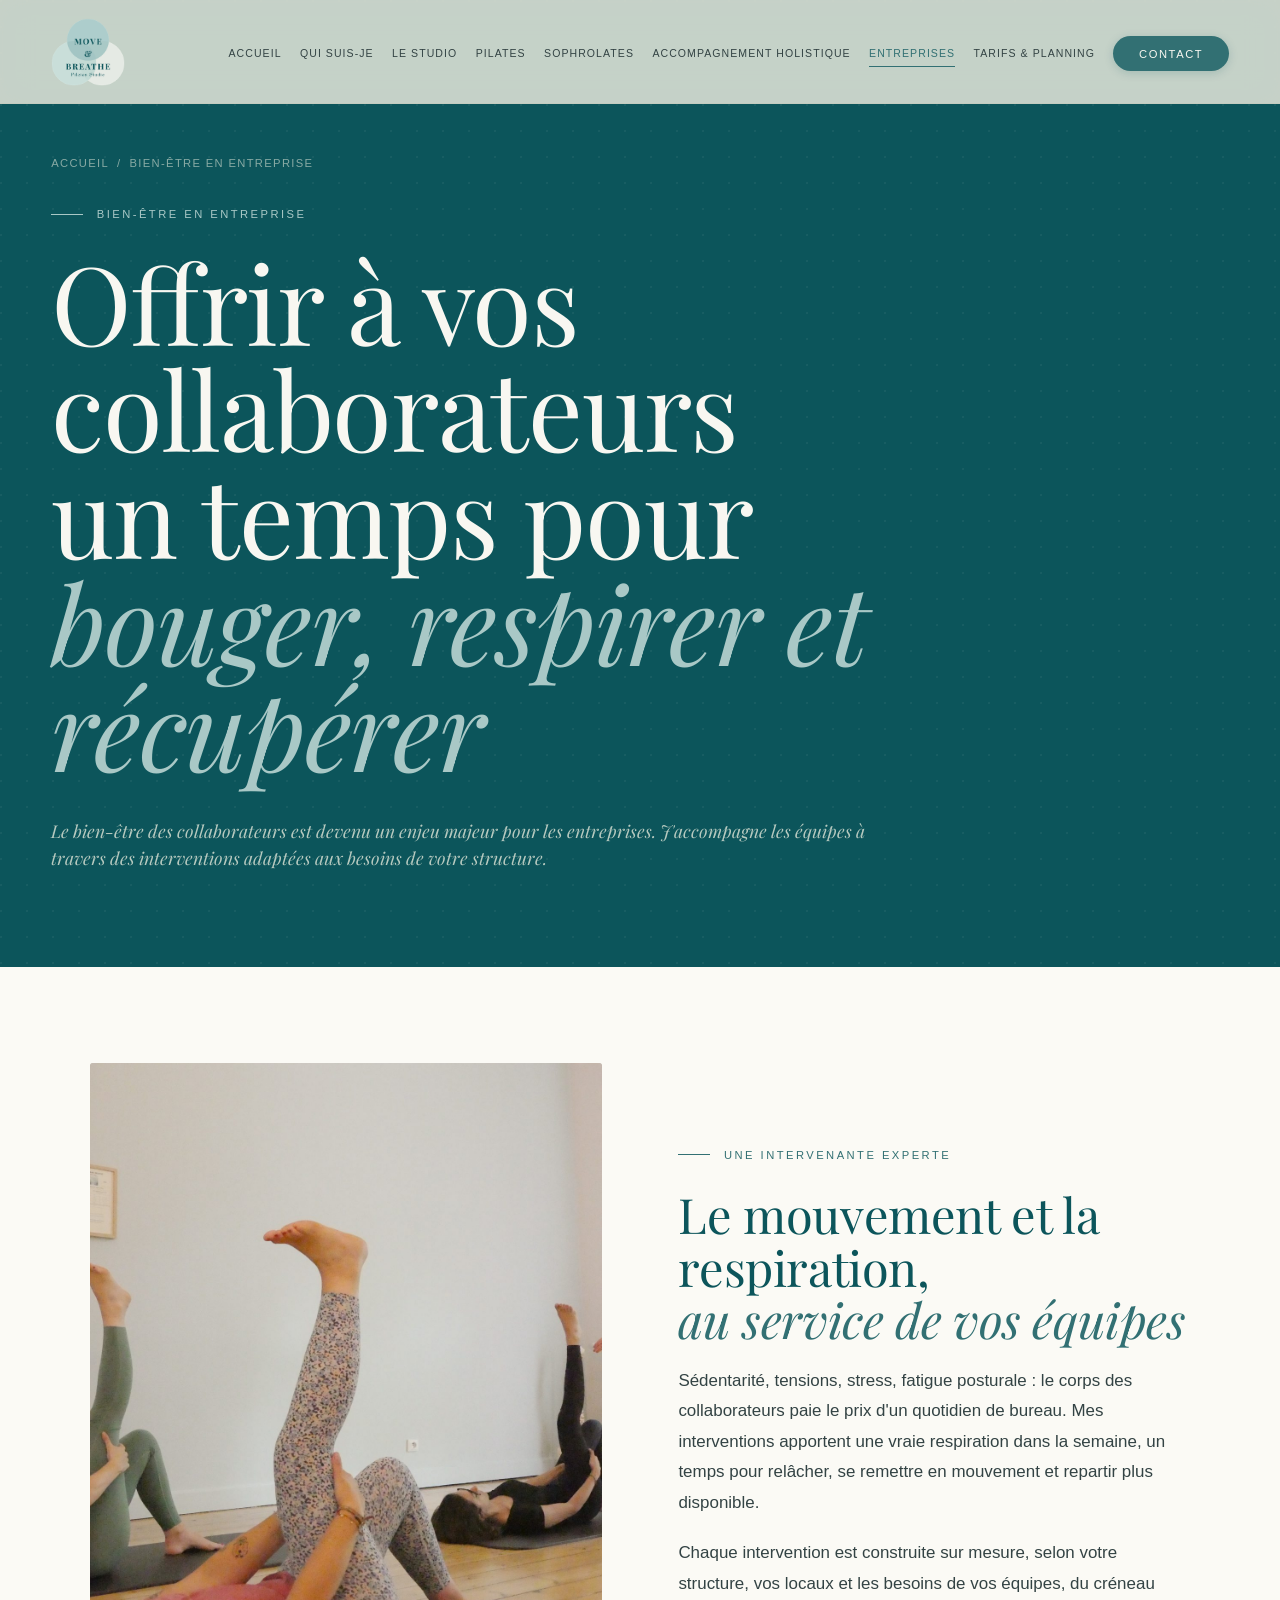
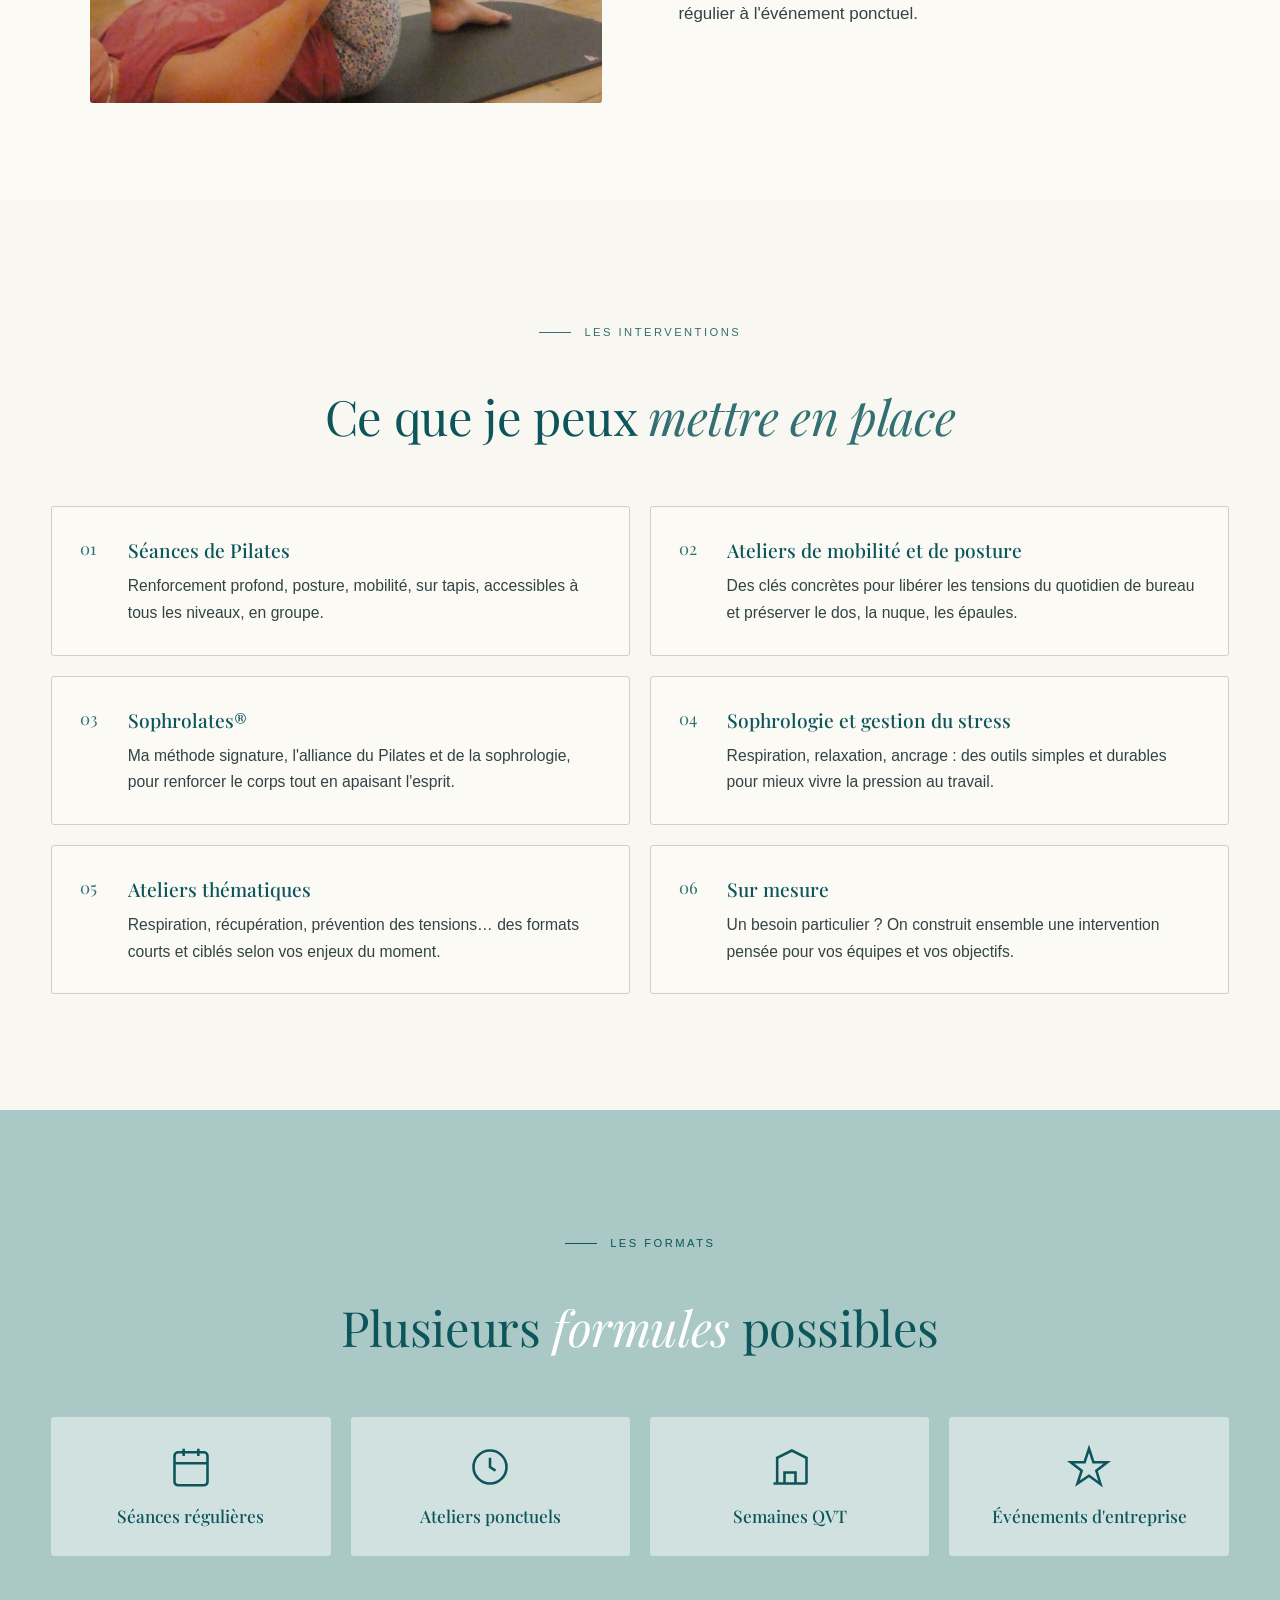
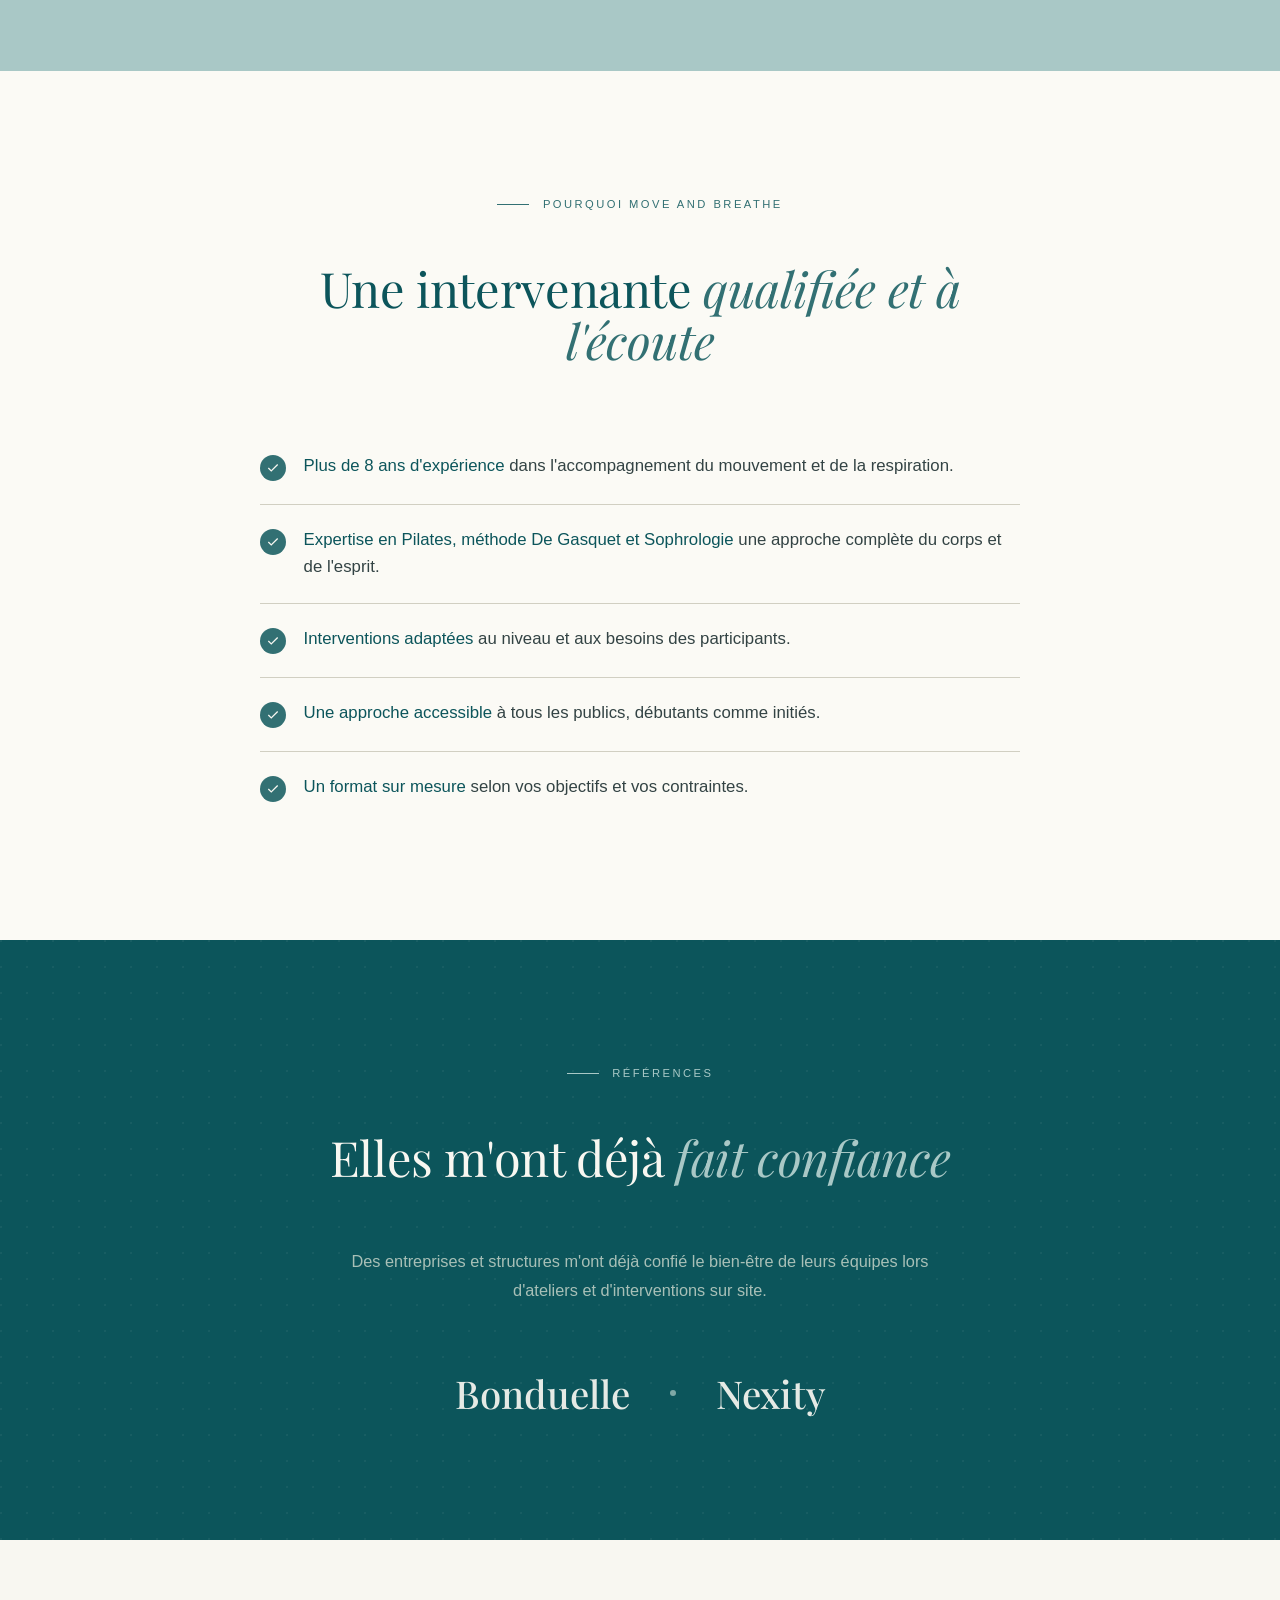
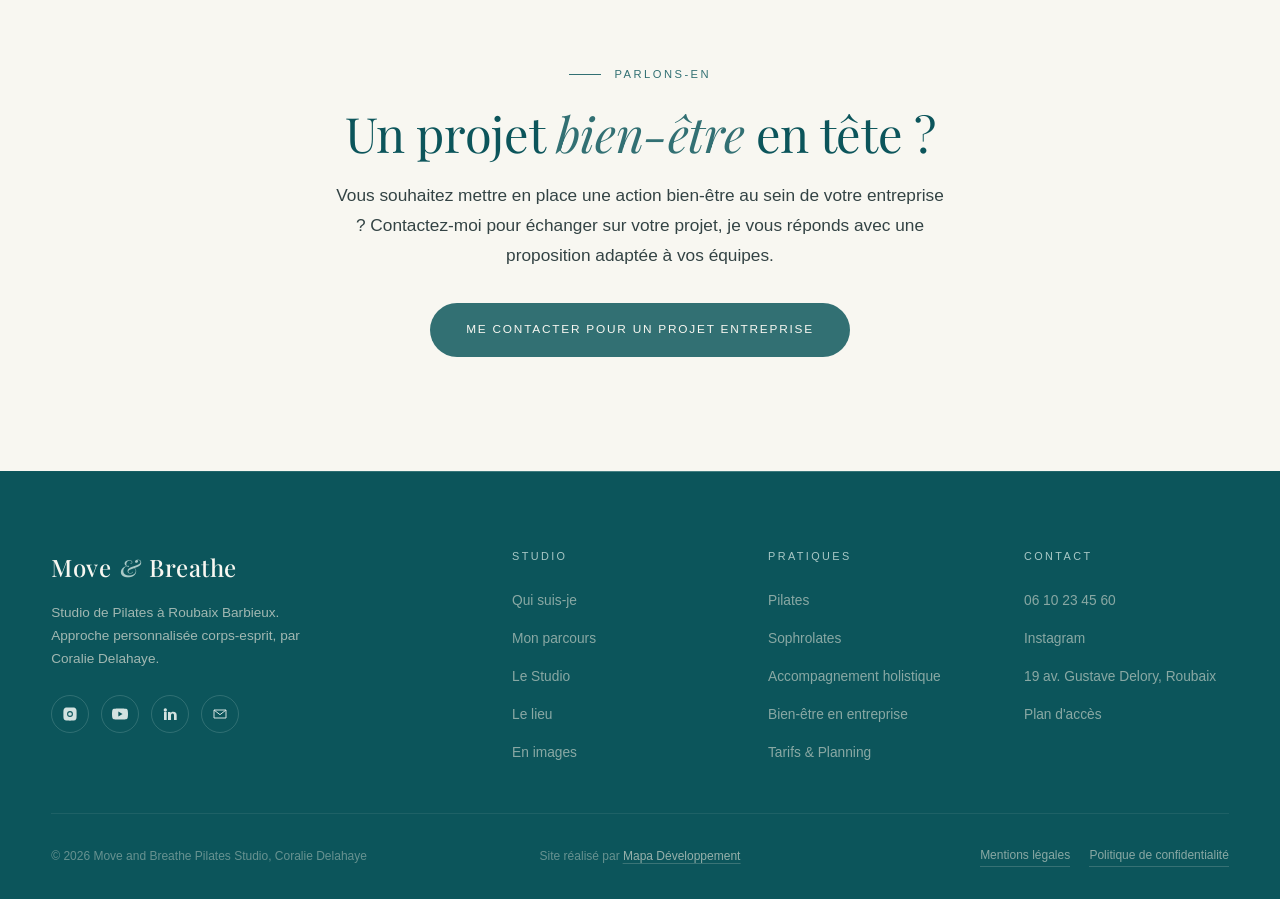
<file: entreprises.html>
<!DOCTYPE html>
<html lang="fr">
<head>
<meta charset="UTF-8">
<meta name="viewport" content="width=device-width, initial-scale=1.0">
<link rel="icon" type="image/png" href="assets/img/favicon.png">
<link rel="apple-touch-icon" href="assets/img/apple-touch-icon.png">
<title>Bien-être en entreprise, Pilates, Sophrolates & Sophrologie · Move and Breathe</title>
<meta name="description" content="Move and Breathe intervient en entreprise à Roubaix, Lille et dans les Hauts-de-France : ateliers Pilates, mobilité, posture, Sophrolates, sophrologie et gestion du stress. Séances régulières, semaines QVT, événements d'entreprise.">
<meta name="keywords" content="bien-être en entreprise, QVT, atelier pilates entreprise Lille, sophrologie entreprise, gestion du stress collaborateurs, prévention TMS">
<link rel="canonical" href="https://moveandbreathelille.fr/entreprises.html">

<meta property="og:type" content="website">
<meta property="og:title" content="Bien-être en entreprise, Move and Breathe">
<meta property="og:description" content="Offrir à vos collaborateurs un temps pour bouger, respirer et récupérer. Interventions Pilates, Sophrolates et sophrologie sur mesure.">
<meta property="og:url" content="https://moveandbreathelille.fr/entreprises.html">

<link rel="preconnect" href="https://fonts.googleapis.com">
<link rel="preconnect" href="https://fonts.gstatic.com" crossorigin>
<link href="https://fonts.googleapis.com/css2?family=Playfair+Display:ital,wght@0,400;0,500;0,600;0,700;1,400;1,500;1,600&display=swap" rel="stylesheet">
<link rel="stylesheet" href="styles.css">

<style>
  /* ==== HEADER ==== */
  .ent-header {
    background: var(--teal-deep);
    position: relative;
    overflow: hidden;
    padding: clamp(7rem, 12vw, 10rem) 0 clamp(4rem, 8vw, 6rem);
  }
  .ent-header::before {
    content: '';
    position: absolute;
    inset: 0;
    background-image: radial-gradient(circle at 1px 1px, rgba(220, 227, 214, 0.06) 1px, transparent 0);
    background-size: 26px 26px;
  }
  .ent-header .container { position: relative; z-index: 1; }
  .ent-header-inner { max-width: 820px; }
  .ent-header .breadcrumb a,
  .ent-header .breadcrumb span { color: rgba(220, 227, 214, 0.6); }
  .ent-header .breadcrumb a:hover { color: var(--sage); }
  .ent-header .eyebrow { color: var(--sage); }
  .ent-header .eyebrow::before { background: var(--sage); }
  .ent-header h1 { color: var(--cream); }
  .ent-header h1 em { color: var(--sage); font-style: italic; }
  .ent-header .lede { color: rgba(220, 227, 214, 0.82); }

  /* ==== INTRO ==== */
  .ent-intro {
    background: var(--cream-soft);
    padding: clamp(4rem, 8vw, 6rem) 0;
  }
  .ent-intro-grid {
    display: grid;
    grid-template-columns: 1fr 1fr;
    gap: clamp(2.5rem, 6vw, 5rem);
    align-items: center;
    max-width: 1100px;
    margin: 0 auto;
  }
  .ent-intro-photo {
    border-radius: 3px;
    overflow: hidden;
    aspect-ratio: 4/5;
    background: var(--beige);
  }
  .ent-intro-photo img { width: 100%; height: 100%; object-fit: cover; object-position: center 30%; }
  .ent-intro-text .body-text { margin-top: 1.25rem; }

  /* ==== INTERVENTIONS ==== */
  .ent-services { background: var(--cream); }
  .ent-cards {
    display: grid;
    grid-template-columns: repeat(2, 1fr);
    gap: 1.25rem;
    margin-top: clamp(2.5rem, 5vw, 3.5rem);
  }
  .ent-card {
    background: var(--cream-soft);
    border: 1px solid var(--beige);
    border-radius: 3px;
    padding: 1.75rem;
    display: flex;
    gap: 1.1rem;
    align-items: flex-start;
  }
  .ent-card-num {
    font-family: var(--serif);
    font-size: 1.05rem;
    color: var(--teal);
    flex-shrink: 0;
    width: 30px;
  }
  .ent-card h3 { font-family: var(--serif); font-size: 1.2rem; font-weight: 500; color: var(--teal-deep); }
  .ent-card p { font-size: 0.98rem; line-height: 1.7; color: var(--ink-soft); margin-top: 0.4rem; }

  /* ==== FORMATS ==== */
  .ent-formats { background: var(--sage); }
  .ent-formats .eyebrow { color: var(--teal-deep); }
  .ent-formats .eyebrow::before { background: var(--teal-deep); }
  .ent-formats .h-2 { color: var(--teal-deep); }
  .ent-formats .h-2 em { color: var(--white); }
  .ent-formats-grid {
    display: grid;
    grid-template-columns: repeat(4, 1fr);
    gap: 1.25rem;
    margin-top: clamp(2.5rem, 5vw, 3.5rem);
  }
  .ent-format {
    background: rgba(255,255,255,0.45);
    border-radius: 3px;
    padding: 1.75rem 1.5rem;
    text-align: center;
  }
  .ent-format-icon {
    width: 44px; height: 44px;
    margin: 0 auto 1rem;
    color: var(--teal-deep);
  }
  .ent-format-icon svg { width: 100%; height: 100%; stroke: var(--teal-deep); fill: none; stroke-width: 1.4; }
  .ent-format h4 { font-family: var(--serif); font-size: 1.08rem; font-weight: 500; color: var(--teal-deep); line-height: 1.3; }

  /* ==== POURQUOI ==== */
  .ent-why { background: var(--cream-soft); }
  .ent-why-list {
    max-width: 760px;
    margin: clamp(2rem, 4vw, 3rem) auto 0;
  }
  .ent-why-item {
    display: flex;
    align-items: flex-start;
    gap: 1.1rem;
    padding: 1.4rem 0;
    border-bottom: 1px solid var(--beige);
  }
  .ent-why-item:last-child { border-bottom: none; }
  .ent-why-check {
    flex-shrink: 0;
    width: 26px; height: 26px;
    border-radius: 50%;
    background: var(--teal);
    display: flex; align-items: center; justify-content: center;
    margin-top: 2px;
  }
  .ent-why-check svg { width: 14px; height: 14px; stroke: var(--cream); fill: none; stroke-width: 2.2; }
  .ent-why-item p { font-size: 1.05rem; line-height: 1.6; color: var(--ink-soft); }
  .ent-why-item strong { color: var(--teal-deep); font-weight: 500; }

  /* ==== CONFIANCE ==== */
  .ent-trust {
    background: var(--teal-deep);
    text-align: center;
    position: relative;
    overflow: hidden;
  }
  .ent-trust::before {
    content: '';
    position: absolute; inset: 0;
    background-image: radial-gradient(circle at 1px 1px, rgba(220, 227, 214, 0.06) 1px, transparent 0);
    background-size: 26px 26px;
  }
  .ent-trust .container { position: relative; z-index: 1; }
  .ent-trust .eyebrow { color: var(--sage); }
  .ent-trust .eyebrow::before { background: var(--sage); }
  .ent-trust .h-2 { color: var(--cream); }
  .ent-trust .h-2 em { color: var(--sage); }
  .ent-trust-text { color: rgba(220,227,214,0.75); max-width: 600px; margin: 1.5rem auto 0; line-height: 1.8; }
  .ent-trust-logos {
    display: flex;
    align-items: center;
    justify-content: center;
    gap: 2.5rem;
    flex-wrap: wrap;
    margin-top: clamp(2.5rem, 5vw, 3.5rem);
  }
  .ent-trust-logos .client-logo {
    font-family: var(--serif);
    font-size: clamp(1.6rem, 3.5vw, 2.4rem);
    font-weight: 500;
    color: var(--cream);
    opacity: 0.92;
  }
  .ent-trust-logos .client-logo-sep { width: 6px; height: 6px; border-radius: 50%; background: var(--sage-deep); }
  .ent-trust-note { font-size: 0.85rem; color: rgba(220,227,214,0.5); margin-top: 2rem; font-style: italic; }

  /* ==== CTA ==== */
  .ent-cta { background: var(--cream); text-align: center; }
  .ent-cta-inner { max-width: 620px; margin: 0 auto; }
  .ent-cta h2 { margin-bottom: 1.25rem; }
  .ent-cta-text { color: var(--ink-soft); font-size: 1.08rem; line-height: 1.75; margin-bottom: 2rem; }

  @media (max-width: 860px) {
    .ent-intro-grid { grid-template-columns: 1fr; }
    .ent-intro-photo { max-width: 420px; margin: 0 auto; }
    .ent-cards { grid-template-columns: 1fr; }
    .ent-formats-grid { grid-template-columns: repeat(2, 1fr); }
  }
  @media (max-width: 560px) {
    .ent-formats-grid { grid-template-columns: 1fr; }
  }
</style>
</head>

<body>

<!-- NAV -->
<nav class="nav" aria-label="Navigation principale">
  <div class="nav-inner">
    <a href="index.html" class="logo-mark" aria-label="Move and Breathe Pilates Studio">
        <img src="assets/img/logo-officiel.png" alt="Move and Breathe Pilates Studio" class="logo-img">
      </a>
    <button class="nav-burger" aria-label="Ouvrir le menu" aria-expanded="false">
      <span></span><span></span><span></span>
    </button>
    <ul class="nav-links">
      <li><a href="index.html">Accueil</a></li>
      <li><a href="qui-suis-je.html">Qui suis-je</a></li>
      <li><a href="le-studio.html">Le Studio</a></li>
      <li><a href="pilates.html">Pilates</a></li>
      <li><a href="sophrolates.html">Sophrolates</a></li>
      <li><a href="accompagnement.html">Accompagnement holistique</a></li>
      <li><a href="entreprises.html">Entreprises</a></li>
      <li><a href="tarifs.html">Tarifs &amp; Planning</a></li>
      <li><a href="contact.html" class="nav-cta">Contact</a></li>
    </ul>
  </div>
</nav>

<!-- HEADER -->
<header class="ent-header">
  <div class="container">
    <div class="ent-header-inner reveal">
      <div class="breadcrumb">
        <a href="index.html">Accueil</a>
        <span class="breadcrumb-sep">/</span>
        <span>Bien-être en entreprise</span>
      </div>
      <div class="eyebrow">Bien-être en entreprise</div>
      <h1 class="h-mega mt-2">
        Offrir à vos collaborateurs un temps pour <em>bouger, respirer et récupérer</em>
      </h1>
      <p class="lede mt-3">
        Le bien-être des collaborateurs est devenu un enjeu majeur pour les entreprises. J'accompagne les équipes à travers des interventions adaptées aux besoins de votre structure.
      </p>
    </div>
  </div>
</header>

<!-- INTRO -->
<section class="ent-intro">
  <div class="container">
    <div class="ent-intro-grid">
      <div class="ent-intro-photo reveal">
        <img src="assets/img/entreprise-cours-collectif.jpg" alt="Cours collectif de Pilates sur tapis animé par Coralie Delahaye, intervention bien-être en entreprise" loading="lazy">
      </div>
      <div class="ent-intro-text reveal reveal-delay-1">
        <div class="eyebrow">Une intervenante experte</div>
        <h2 class="h-2 mt-2">Le mouvement et la respiration,<br><em>au service de vos équipes</em></h2>
        <p class="body-text">
          Sédentarité, tensions, stress, fatigue posturale : le corps des collaborateurs paie le prix d'un quotidien de bureau. Mes interventions apportent une vraie respiration dans la semaine, un temps pour relâcher, se remettre en mouvement et repartir plus disponible.
        </p>
        <p class="body-text">
          Chaque intervention est construite sur mesure, selon votre structure, vos locaux et les besoins de vos équipes, du créneau régulier à l'événement ponctuel.
        </p>
      </div>
    </div>
  </div>
</section>

<!-- INTERVENTIONS -->
<section class="ent-services section">
  <div class="container">
    <div class="section-head center reveal">
      <div class="eyebrow center">Les interventions</div>
      <h2 class="h-2 mt-2">Ce que je peux <em>mettre en place</em></h2>
    </div>
    <div class="ent-cards">
      <div class="ent-card reveal reveal-delay-1">
        <span class="ent-card-num">01</span>
        <div>
          <h3>Séances de Pilates</h3>
          <p>Renforcement profond, posture, mobilité, sur tapis, accessibles à tous les niveaux, en groupe.</p>
        </div>
      </div>
      <div class="ent-card reveal reveal-delay-2">
        <span class="ent-card-num">02</span>
        <div>
          <h3>Ateliers de mobilité et de posture</h3>
          <p>Des clés concrètes pour libérer les tensions du quotidien de bureau et préserver le dos, la nuque, les épaules.</p>
        </div>
      </div>
      <div class="ent-card reveal reveal-delay-1">
        <span class="ent-card-num">03</span>
        <div>
          <h3>Sophrolates®</h3>
          <p>Ma méthode signature, l'alliance du Pilates et de la sophrologie, pour renforcer le corps tout en apaisant l'esprit.</p>
        </div>
      </div>
      <div class="ent-card reveal reveal-delay-2">
        <span class="ent-card-num">04</span>
        <div>
          <h3>Sophrologie et gestion du stress</h3>
          <p>Respiration, relaxation, ancrage : des outils simples et durables pour mieux vivre la pression au travail.</p>
        </div>
      </div>
      <div class="ent-card reveal reveal-delay-1">
        <span class="ent-card-num">05</span>
        <div>
          <h3>Ateliers thématiques</h3>
          <p>Respiration, récupération, prévention des tensions… des formats courts et ciblés selon vos enjeux du moment.</p>
        </div>
      </div>
      <div class="ent-card reveal reveal-delay-2">
        <span class="ent-card-num">06</span>
        <div>
          <h3>Sur mesure</h3>
          <p>Un besoin particulier ? On construit ensemble une intervention pensée pour vos équipes et vos objectifs.</p>
        </div>
      </div>
    </div>
  </div>
</section>

<!-- FORMATS -->
<section class="ent-formats section">
  <div class="container">
    <div class="section-head center reveal">
      <div class="eyebrow center">Les formats</div>
      <h2 class="h-2 mt-2">Plusieurs <em>formules</em> possibles</h2>
    </div>
    <div class="ent-formats-grid">
      <div class="ent-format reveal reveal-delay-1">
        <div class="ent-format-icon"><svg viewBox="0 0 24 24"><rect x="3" y="4" width="18" height="18" rx="2"/><path d="M16 2v4M8 2v4M3 10h18"/></svg></div>
        <h4>Séances régulières</h4>
      </div>
      <div class="ent-format reveal reveal-delay-2">
        <div class="ent-format-icon"><svg viewBox="0 0 24 24"><circle cx="12" cy="12" r="9"/><path d="M12 7v5l3 2"/></svg></div>
        <h4>Ateliers ponctuels</h4>
      </div>
      <div class="ent-format reveal reveal-delay-3">
        <div class="ent-format-icon"><svg viewBox="0 0 24 24"><path d="M3 21h18M5 21V7l8-4 8 4v14M9 21v-6h6v6"/></svg></div>
        <h4>Semaines QVT</h4>
      </div>
      <div class="ent-format reveal reveal-delay-4">
        <div class="ent-format-icon"><svg viewBox="0 0 24 24"><path d="M12 2l2.4 7.4H22l-6 4.6 2.3 7.4-6.3-4.6L5.7 21 8 14 2 9.4h7.6z"/></svg></div>
        <h4>Événements d'entreprise</h4>
      </div>
    </div>
  </div>
</section>

<!-- POURQUOI -->
<section class="ent-why section">
  <div class="container">
    <div class="section-head center reveal">
      <div class="eyebrow center">Pourquoi Move and Breathe</div>
      <h2 class="h-2 mt-2">Une intervenante <em>qualifiée et à l'écoute</em></h2>
    </div>
    <div class="ent-why-list reveal">
      <div class="ent-why-item">
        <span class="ent-why-check"><svg viewBox="0 0 24 24"><path d="M20 6L9 17l-5-5"/></svg></span>
        <p><strong>Plus de 8 ans d'expérience</strong> dans l'accompagnement du mouvement et de la respiration.</p>
      </div>
      <div class="ent-why-item">
        <span class="ent-why-check"><svg viewBox="0 0 24 24"><path d="M20 6L9 17l-5-5"/></svg></span>
        <p><strong>Expertise en Pilates, méthode De Gasquet et Sophrologie</strong> une approche complète du corps et de l'esprit.</p>
      </div>
      <div class="ent-why-item">
        <span class="ent-why-check"><svg viewBox="0 0 24 24"><path d="M20 6L9 17l-5-5"/></svg></span>
        <p><strong>Interventions adaptées</strong> au niveau et aux besoins des participants.</p>
      </div>
      <div class="ent-why-item">
        <span class="ent-why-check"><svg viewBox="0 0 24 24"><path d="M20 6L9 17l-5-5"/></svg></span>
        <p><strong>Une approche accessible</strong> à tous les publics, débutants comme initiés.</p>
      </div>
      <div class="ent-why-item">
        <span class="ent-why-check"><svg viewBox="0 0 24 24"><path d="M20 6L9 17l-5-5"/></svg></span>
        <p><strong>Un format sur mesure</strong> selon vos objectifs et vos contraintes.</p>
      </div>
    </div>
  </div>
</section>

<!-- CONFIANCE -->
<section class="ent-trust section">
  <div class="container">
    <div class="section-head center reveal">
      <div class="eyebrow center">Références</div>
      <h2 class="h-2 mt-2">Elles m'ont déjà <em>fait confiance</em></h2>
    </div>
    <p class="ent-trust-text reveal">
      Des entreprises et structures m'ont déjà confié le bien-être de leurs équipes lors d'ateliers et d'interventions sur site.
    </p>
    <div class="ent-trust-logos reveal">
      <span class="client-logo">Bonduelle</span>
      <span class="client-logo-sep"></span>
      <span class="client-logo">Nexity</span>
    </div>
  </div>
</section>

<!-- CTA -->
<section class="ent-cta section">
  <div class="container">
    <div class="ent-cta-inner reveal">
      <div class="eyebrow center">Parlons-en</div>
      <h2 class="h-2 mt-2">Un projet <em>bien-être</em> en tête ?</h2>
      <p class="ent-cta-text">
        Vous souhaitez mettre en place une action bien-être au sein de votre entreprise ? Contactez-moi pour échanger sur votre projet, je vous réponds avec une proposition adaptée à vos équipes.
      </p>
      <a href="contact.html" class="btn btn-primary btn-magnetic">Me contacter pour un projet entreprise</a>
    </div>
  </div>
</section>

<!-- FOOTER -->
<footer>
  <div class="container">
    <div class="footer-grid">
      <div>
        <div class="footer-brand">Move <span>&amp;</span> Breathe</div>
        <p class="footer-tagline">Studio de Pilates à Roubaix Barbieux. Approche personnalisée corps-esprit, par Coralie Delahaye.</p>
        <div class="footer-social">
          <a href="https://www.instagram.com/moveandbreathelille?utm_source=qr" target="_blank" rel="noopener" aria-label="Instagram">
            <svg viewBox="0 0 24 24" fill="currentColor"><path d="M12 2.2c3.2 0 3.6 0 4.8.1 1.2.1 1.8.2 2.2.4.6.2 1 .5 1.5.9.5.5.7.9.9 1.5.2.4.4 1 .4 2.2.1 1.3.1 1.6.1 4.8s0 3.6-.1 4.8c-.1 1.2-.2 1.8-.4 2.2-.2.6-.5 1-.9 1.5-.5.5-.9.7-1.5.9-.4.2-1 .4-2.2.4-1.3.1-1.6.1-4.8.1s-3.6 0-4.8-.1c-1.2-.1-1.8-.2-2.2-.4-.6-.2-1-.5-1.5-.9-.5-.5-.7-.9-.9-1.5-.2-.4-.4-1-.4-2.2-.1-1.3-.1-1.6-.1-4.8s0-3.6.1-4.8c.1-1.2.2-1.8.4-2.2.2-.6.5-1 .9-1.5.5-.5.9-.7 1.5-.9.4-.2 1-.4 2.2-.4 1.3-.1 1.6-.1 4.8-.1zm0 5.4a4.4 4.4 0 100 8.8 4.4 4.4 0 000-8.8zm0 7.2a2.8 2.8 0 110-5.6 2.8 2.8 0 010 5.6zm5.6-7.4a1 1 0 11-2.1 0 1 1 0 012.1 0z"/></svg>
          </a>
          <a href="https://www.youtube.com/@moveandbreathelille" target="_blank" rel="noopener" aria-label="YouTube">
            <svg viewBox="0 0 24 24" fill="currentColor"><path d="M23.5 6.2a3 3 0 00-2.1-2.1C19.5 3.6 12 3.6 12 3.6s-7.5 0-9.4.5A3 3 0 00.5 6.2 31.3 31.3 0 000 12a31.3 31.3 0 00.5 5.8 3 3 0 002.1 2.1c1.9.5 9.4.5 9.4.5s7.5 0 9.4-.5a3 3 0 002.1-2.1A31.3 31.3 0 0024 12a31.3 31.3 0 00-.5-5.8zM9.5 15.6V8.4l6.3 3.6-6.3 3.6z"/></svg>
          </a>
          <a href="https://www.linkedin.com/in/coralie-delahaye-3b2317172/" target="_blank" rel="noopener" aria-label="LinkedIn">
            <svg viewBox="0 0 24 24" fill="currentColor"><path d="M4.98 3.5a2.5 2.5 0 11-.02 5 2.5 2.5 0 01.02-5zM3 9h4v12H3V9zm6 0h3.8v1.7h.05c.53-1 1.83-2.05 3.77-2.05C20.6 8.65 22 10.5 22 14v7h-4v-6.2c0-1.5-.03-3.4-2.07-3.4-2.08 0-2.4 1.6-2.4 3.3V21H9V9z"/></svg>
          </a>
          <a href="mailto:moveandbreathelille@gmail.com" aria-label="Email">
            <svg viewBox="0 0 24 24" fill="none" stroke="currentColor" stroke-width="1.5"><path d="M3 6h18v12H3z"/><path d="M3 6l9 7 9-7"/></svg>
          </a>
        </div>
      </div>
      <div>
        <div class="footer-col-title">Studio</div>
        <ul class="footer-links">
          <li><a href="qui-suis-je.html">Qui suis-je</a></li>
          <li><a href="qui-suis-je.html#parcours">Mon parcours</a></li>
          <li><a href="le-studio.html">Le Studio</a></li>
          <li><a href="le-studio.html#lieu">Le lieu</a></li>
          <li><a href="le-studio.html#galerie">En images</a></li>
        </ul>
      </div>
      <div>
        <div class="footer-col-title">Pratiques</div>
        <ul class="footer-links">
          <li><a href="pilates.html">Pilates</a></li>
          <li><a href="sophrolates.html">Sophrolates</a></li>
          <li><a href="accompagnement.html">Accompagnement holistique</a></li>
          <li><a href="entreprises.html">Bien-être en entreprise</a></li>
          <li><a href="tarifs.html">Tarifs &amp; Planning</a></li>
        </ul>
      </div>
      <div>
        <div class="footer-col-title">Contact</div>
        <ul class="footer-links">
          <li><a href="tel:0610234560">06 10 23 45 60</a></li>
          <li><a href="https://www.instagram.com/moveandbreathelille?utm_source=qr" target="_blank" rel="noopener">Instagram</a></li>
          <li><a href="contact.html">19 av. Gustave Delory, Roubaix</a></li>
          <li><a href="contact.html#access">Plan d'accès</a></li>
        </ul>
      </div>
    </div>
    <div class="footer-bottom">
      <span>© <span data-year>2026</span> Move and Breathe Pilates Studio, Coralie Delahaye</span>
      <span class="footer-legal-links">
        <a href="mentions-legales.html">Mentions légales</a>
        <a href="politique-confidentialite.html">Politique de confidentialité</a>
      </span>
      <span class="footer-credit">Site réalisé par <a href="https://mapa-developpement.fr" target="_blank" rel="noopener">Mapa Développement</a></span>
    </div>
  </div>
</footer>

<script src="script.js"></script>
</body>
</html>
</file>
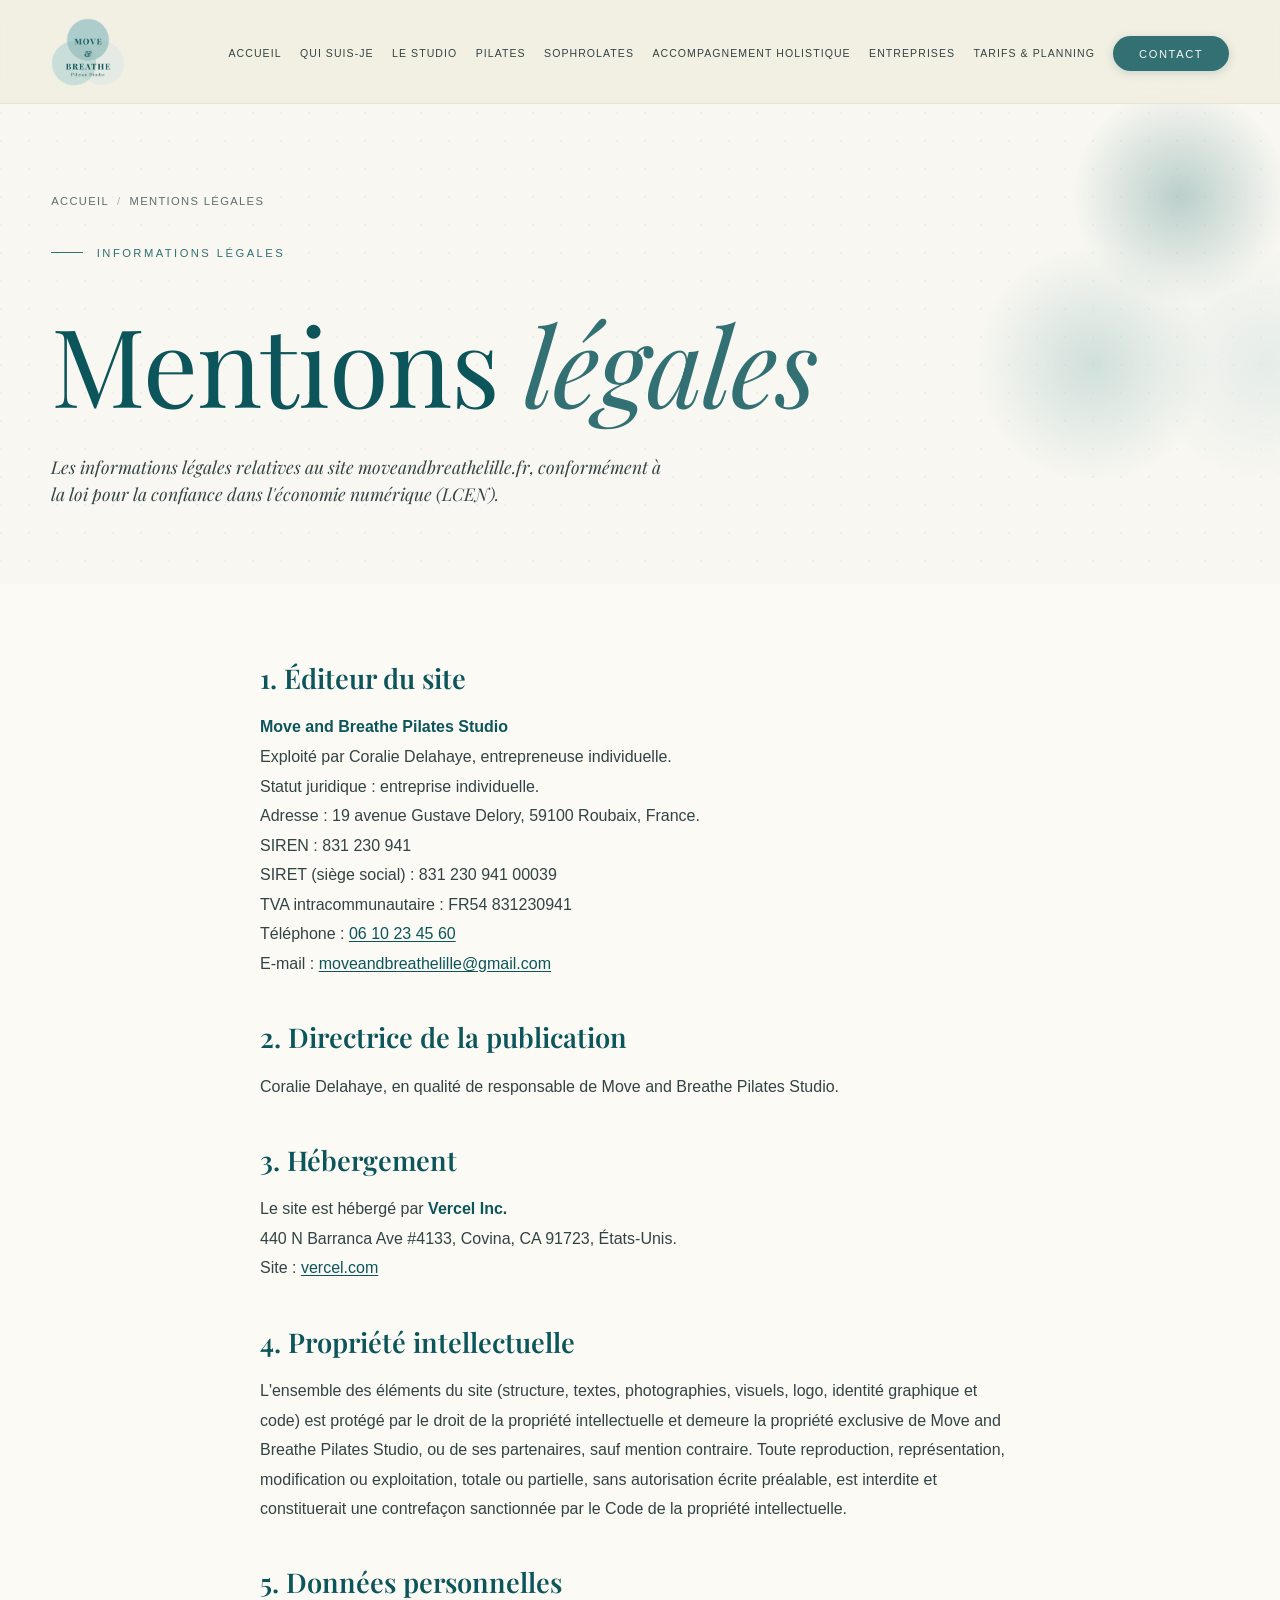
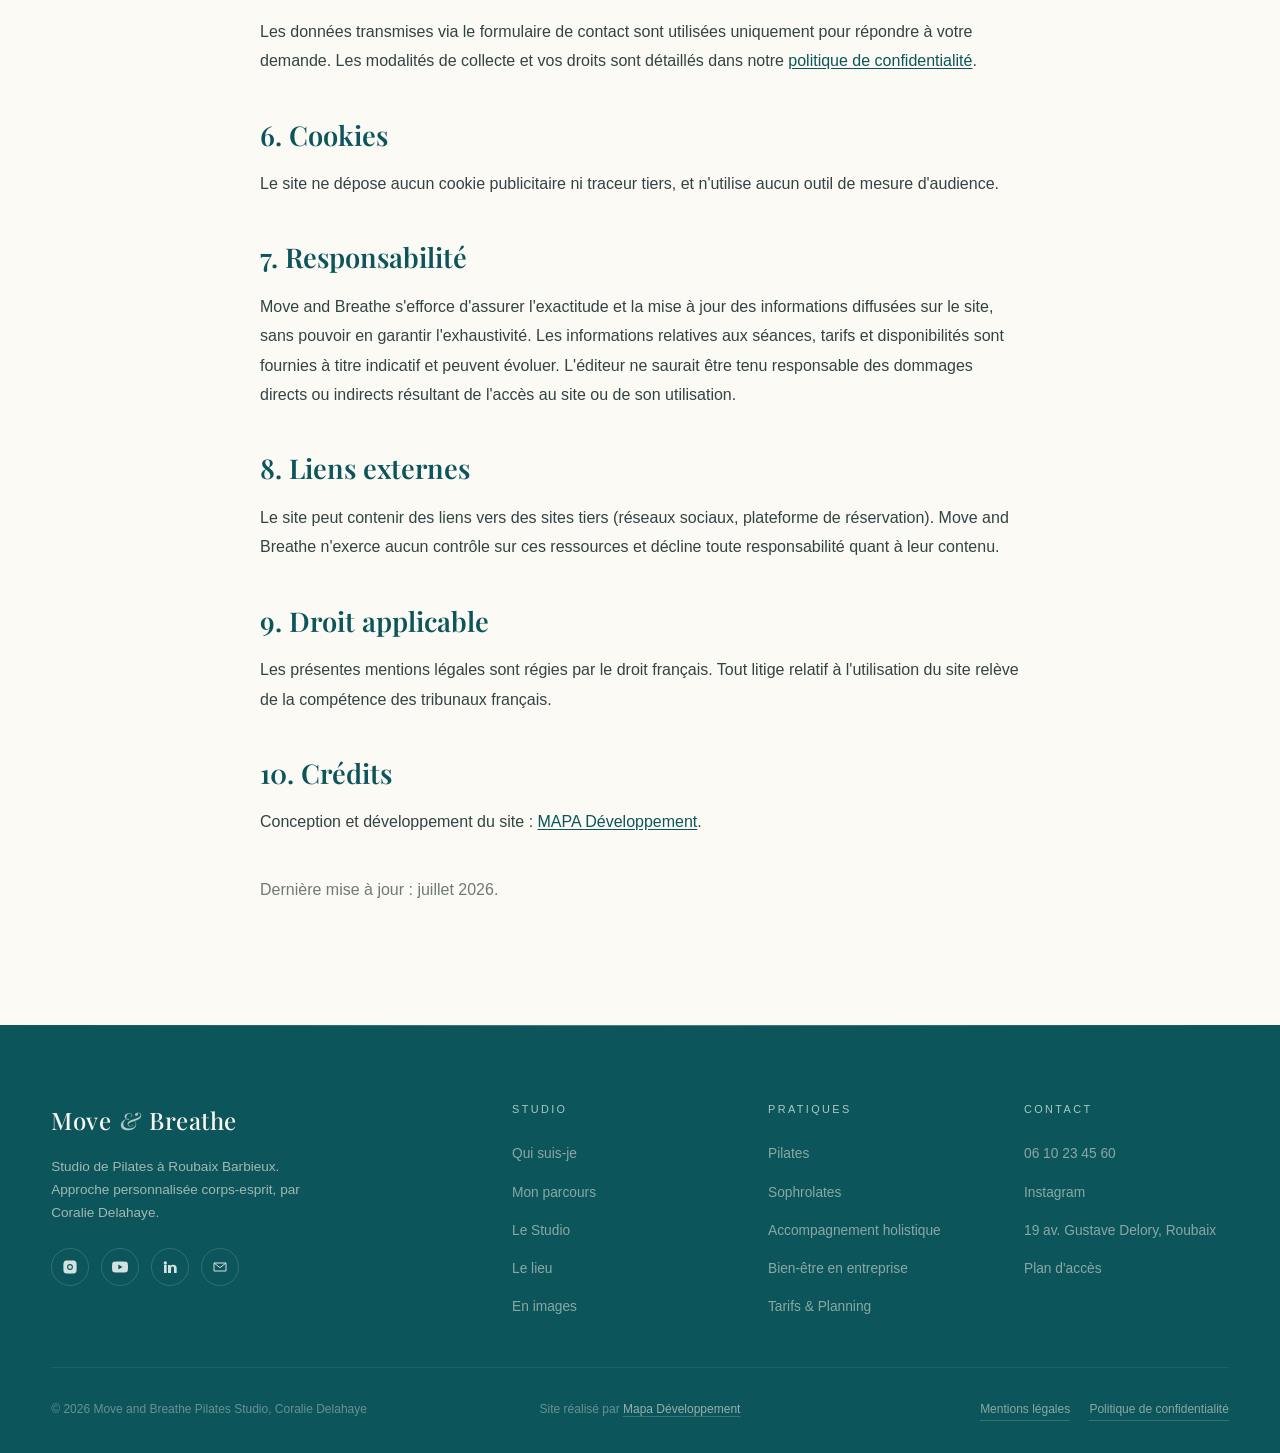
<file: mentions-legales.html>
<!DOCTYPE html>
<html lang="fr">
<head>
<meta charset="UTF-8">
<meta name="viewport" content="width=device-width, initial-scale=1.0">
<link rel="icon" type="image/png" href="assets/img/favicon.png">
<link rel="apple-touch-icon" href="assets/img/apple-touch-icon.png">
<title>Mentions légales · Move and Breathe Pilates Studio</title>
<meta name="description" content="Mentions légales du site Move and Breathe Pilates Studio, Coralie Delahaye, Roubaix Barbieux.">
<meta name="robots" content="noindex, follow">
<link rel="canonical" href="https://moveandbreathelille.fr/mentions-legales.html">

<link rel="preconnect" href="https://fonts.googleapis.com">
<link rel="preconnect" href="https://fonts.gstatic.com" crossorigin>
<link href="https://fonts.googleapis.com/css2?family=Playfair+Display:ital,wght@0,400;0,500;0,600;0,700;1,400;1,500;1,600&display=swap" rel="stylesheet">
<link rel="stylesheet" href="styles.css">

<style>
  .legal { background: var(--cream-soft); padding: clamp(3rem, 6vw, 5rem) 0 clamp(4rem, 8vw, 7rem); }
  .legal-content { max-width: 760px; margin: 0 auto; }
  .legal-content h2 {
    font-family: var(--serif); color: var(--teal-deep); font-weight: 600;
    font-size: clamp(1.35rem, 2.4vw, 1.7rem); margin: 2.6rem 0 1rem; line-height: 1.3;
  }
  .legal-content h2:first-of-type { margin-top: 0; }
  .legal-content p { font-size: 1rem; line-height: 1.85; color: var(--ink-soft); margin-bottom: 1.1rem; }
  .legal-content a { color: var(--teal-deep); text-decoration: underline; text-underline-offset: 2px; }
  .legal-content strong { color: var(--teal-deep); }
  .legal-content .todo { background: #FFF3CD; color: #7a5b00; padding: .05rem .4rem; border-radius: 3px; font-weight: 600; }
  .legal-updated { margin-top: 2.4rem; font-size: .85rem; color: var(--ink-soft); opacity: .7; }
</style>
</head>
<body>

<!-- NAV -->
<nav class="nav" aria-label="Navigation principale">
  <div class="nav-inner">
    <a href="index.html" class="logo-mark" aria-label="Move and Breathe Pilates Studio">
        <img src="assets/img/logo-officiel.png" alt="Move and Breathe Pilates Studio" class="logo-img">
      </a>
    <button class="nav-burger" aria-label="Ouvrir le menu" aria-expanded="false">
      <span></span><span></span><span></span>
    </button>
    <ul class="nav-links">
      <li><a href="index.html">Accueil</a></li>
      <li><a href="qui-suis-je.html">Qui suis-je</a></li>
      <li><a href="le-studio.html">Le Studio</a></li>
      <li><a href="pilates.html">Pilates</a></li>
      <li><a href="sophrolates.html">Sophrolates</a></li>
      <li><a href="accompagnement.html">Accompagnement holistique</a></li>
      <li><a href="entreprises.html">Entreprises</a></li>
      <li><a href="tarifs.html">Tarifs &amp; Planning</a></li>
      <li><a href="contact.html" class="nav-cta">Contact</a></li>
    </ul>
  </div>
</nav>

<header class="page-header">
  <div class="container">
    <div class="page-header-inner reveal">
      <div class="breadcrumb">
        <a href="index.html">Accueil</a>
        <span class="breadcrumb-sep">/</span>
        <span>Mentions légales</span>
      </div>
      <div class="eyebrow">Informations légales</div>
      <h1 class="h-mega mt-2">Mentions <em>légales</em></h1>
      <p class="lede mt-3">Les informations légales relatives au site moveandbreathelille.fr, conformément à la loi pour la confiance dans l'économie numérique (LCEN).</p>
    </div>
  </div>
</header>

<section class="legal">
  <div class="container">
    <div class="legal-content">

      <h2>1. Éditeur du site</h2>
      <p>
        <strong>Move and Breathe Pilates Studio</strong><br>
        Exploité par Coralie Delahaye, entrepreneuse individuelle.<br>
        Statut juridique : entreprise individuelle.<br>
        Adresse : 19 avenue Gustave Delory, 59100 Roubaix, France.<br>
        SIREN : 831 230 941<br>
        SIRET (siège social) : 831 230 941 00039<br>
        TVA intracommunautaire : FR54 831230941<br>
        Téléphone : <a href="tel:0610234560">06 10 23 45 60</a><br>
        E-mail : <a href="mailto:moveandbreathelille@gmail.com">moveandbreathelille@gmail.com</a>
      </p>

      <h2>2. Directrice de la publication</h2>
      <p>Coralie Delahaye, en qualité de responsable de Move and Breathe Pilates Studio.</p>

      <h2>3. Hébergement</h2>
      <p>
        Le site est hébergé par <strong>Vercel Inc.</strong><br>
        440 N Barranca Ave #4133, Covina, CA 91723, États-Unis.<br>
        Site : <a href="https://vercel.com" target="_blank" rel="noopener">vercel.com</a>
      </p>

      <h2>4. Propriété intellectuelle</h2>
      <p>L'ensemble des éléments du site (structure, textes, photographies, visuels, logo, identité graphique et code) est protégé par le droit de la propriété intellectuelle et demeure la propriété exclusive de Move and Breathe Pilates Studio, ou de ses partenaires, sauf mention contraire. Toute reproduction, représentation, modification ou exploitation, totale ou partielle, sans autorisation écrite préalable, est interdite et constituerait une contrefaçon sanctionnée par le Code de la propriété intellectuelle.</p>

      <h2>5. Données personnelles</h2>
      <p>Les données transmises via le formulaire de contact sont utilisées uniquement pour répondre à votre demande. Les modalités de collecte et vos droits sont détaillés dans notre <a href="politique-confidentialite.html">politique de confidentialité</a>.</p>

      <h2>6. Cookies</h2>
      <p>Le site ne dépose aucun cookie publicitaire ni traceur tiers, et n'utilise aucun outil de mesure d'audience.</p>

      <h2>7. Responsabilité</h2>
      <p>Move and Breathe s'efforce d'assurer l'exactitude et la mise à jour des informations diffusées sur le site, sans pouvoir en garantir l'exhaustivité. Les informations relatives aux séances, tarifs et disponibilités sont fournies à titre indicatif et peuvent évoluer. L'éditeur ne saurait être tenu responsable des dommages directs ou indirects résultant de l'accès au site ou de son utilisation.</p>

      <h2>8. Liens externes</h2>
      <p>Le site peut contenir des liens vers des sites tiers (réseaux sociaux, plateforme de réservation). Move and Breathe n'exerce aucun contrôle sur ces ressources et décline toute responsabilité quant à leur contenu.</p>

      <h2>9. Droit applicable</h2>
      <p>Les présentes mentions légales sont régies par le droit français. Tout litige relatif à l'utilisation du site relève de la compétence des tribunaux français.</p>

      <h2>10. Crédits</h2>
      <p>Conception et développement du site : <a href="https://mapa-developpement.fr" target="_blank" rel="noopener">MAPA Développement</a>.</p>

      <p class="legal-updated">Dernière mise à jour : juillet 2026.</p>
    </div>
  </div>
</section>

<footer>
  <div class="container">
    <div class="footer-grid">
      <div>
        <div class="footer-brand">Move <span>&amp;</span> Breathe</div>
        <p class="footer-tagline">Studio de Pilates à Roubaix Barbieux. Approche personnalisée corps-esprit, par Coralie Delahaye.</p>
        <div class="footer-social">
          <a href="https://www.instagram.com/moveandbreathelille?utm_source=qr" target="_blank" rel="noopener" aria-label="Instagram">
            <svg viewBox="0 0 24 24" fill="currentColor"><path d="M12 2.2c3.2 0 3.6 0 4.8.1 1.2.1 1.8.2 2.2.4.6.2 1 .5 1.5.9.5.5.7.9.9 1.5.2.4.4 1 .4 2.2.1 1.3.1 1.6.1 4.8s0 3.6-.1 4.8c-.1 1.2-.2 1.8-.4 2.2-.2.6-.5 1-.9 1.5-.5.5-.9.7-1.5.9-.4.2-1 .4-2.2.4-1.3.1-1.6.1-4.8.1s-3.6 0-4.8-.1c-1.2-.1-1.8-.2-2.2-.4-.6-.2-1-.5-1.5-.9-.5-.5-.7-.9-.9-1.5-.2-.4-.4-1-.4-2.2-.1-1.3-.1-1.6-.1-4.8s0-3.6.1-4.8c.1-1.2.2-1.8.4-2.2.2-.6.5-1 .9-1.5.5-.5.9-.7 1.5-.9.4-.2 1-.4 2.2-.4 1.3-.1 1.6-.1 4.8-.1zm0 5.4a4.4 4.4 0 100 8.8 4.4 4.4 0 000-8.8zm0 7.2a2.8 2.8 0 110-5.6 2.8 2.8 0 010 5.6zm5.6-7.4a1 1 0 11-2.1 0 1 1 0 012.1 0z"/></svg>
          </a>
          <a href="https://www.youtube.com/@moveandbreathelille" target="_blank" rel="noopener" aria-label="YouTube">
            <svg viewBox="0 0 24 24" fill="currentColor"><path d="M23.5 6.2a3 3 0 00-2.1-2.1C19.5 3.6 12 3.6 12 3.6s-7.5 0-9.4.5A3 3 0 00.5 6.2 31.3 31.3 0 000 12a31.3 31.3 0 00.5 5.8 3 3 0 002.1 2.1c1.9.5 9.4.5 9.4.5s7.5 0 9.4-.5a3 3 0 002.1-2.1A31.3 31.3 0 0024 12a31.3 31.3 0 00-.5-5.8zM9.5 15.6V8.4l6.3 3.6-6.3 3.6z"/></svg>
          </a>
          <a href="https://www.linkedin.com/in/coralie-delahaye-3b2317172/" target="_blank" rel="noopener" aria-label="LinkedIn">
            <svg viewBox="0 0 24 24" fill="currentColor"><path d="M4.98 3.5a2.5 2.5 0 11-.02 5 2.5 2.5 0 01.02-5zM3 9h4v12H3V9zm6 0h3.8v1.7h.05c.53-1 1.83-2.05 3.77-2.05C20.6 8.65 22 10.5 22 14v7h-4v-6.2c0-1.5-.03-3.4-2.07-3.4-2.08 0-2.4 1.6-2.4 3.3V21H9V9z"/></svg>
          </a>
          <a href="mailto:moveandbreathelille@gmail.com" aria-label="Email">
            <svg viewBox="0 0 24 24" fill="none" stroke="currentColor" stroke-width="1.5"><path d="M3 6h18v12H3z"/><path d="M3 6l9 7 9-7"/></svg>
          </a>
        </div>
      </div>
      <div>
        <div class="footer-col-title">Studio</div>
        <ul class="footer-links">
          <li><a href="qui-suis-je.html">Qui suis-je</a></li>
          <li><a href="qui-suis-je.html#parcours">Mon parcours</a></li>
          <li><a href="le-studio.html">Le Studio</a></li>
          <li><a href="le-studio.html#lieu">Le lieu</a></li>
          <li><a href="le-studio.html#galerie">En images</a></li>
        </ul>
      </div>
      <div>
        <div class="footer-col-title">Pratiques</div>
        <ul class="footer-links">
          <li><a href="pilates.html">Pilates</a></li>
          <li><a href="sophrolates.html">Sophrolates</a></li>
          <li><a href="accompagnement.html">Accompagnement holistique</a></li>
          <li><a href="entreprises.html">Bien-être en entreprise</a></li>
          <li><a href="tarifs.html">Tarifs &amp; Planning</a></li>
        </ul>
      </div>
      <div>
        <div class="footer-col-title">Contact</div>
        <ul class="footer-links">
          <li><a href="tel:0610234560">06 10 23 45 60</a></li>
          <li><a href="https://www.instagram.com/moveandbreathelille?utm_source=qr" target="_blank" rel="noopener">Instagram</a></li>
          <li><a href="contact.html">19 av. Gustave Delory, Roubaix</a></li>
          <li><a href="contact.html#access">Plan d'accès</a></li>
        </ul>
      </div>
    </div>
    <div class="footer-bottom">
      <span>© <span data-year>2026</span> Move and Breathe Pilates Studio, Coralie Delahaye</span>
      <span class="footer-legal-links">
        <a href="mentions-legales.html">Mentions légales</a>
        <a href="politique-confidentialite.html">Politique de confidentialité</a>
      </span>
      <span class="footer-credit">Site réalisé par <a href="https://mapa-developpement.fr" target="_blank" rel="noopener">Mapa Développement</a></span>
    </div>
  </div>
</footer>

<script src="script.js"></script>
</body>
</html>
</file>
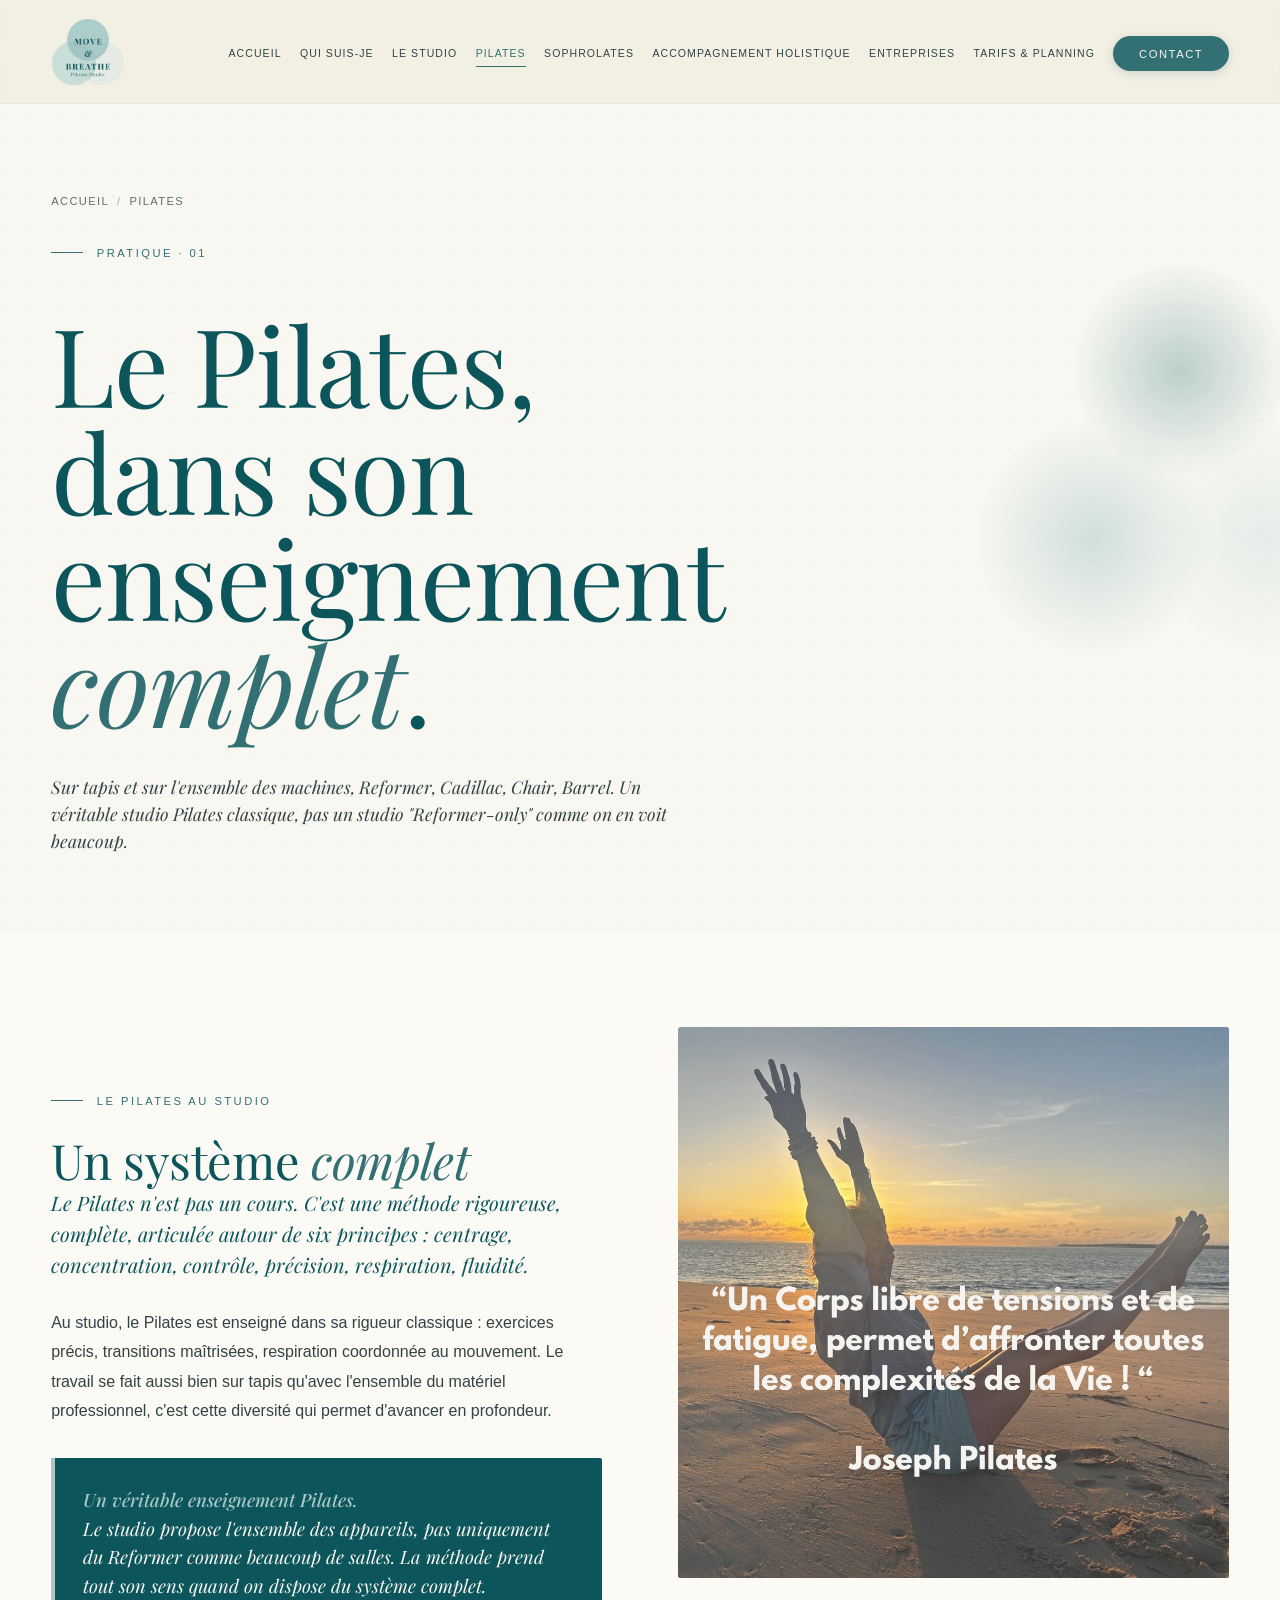
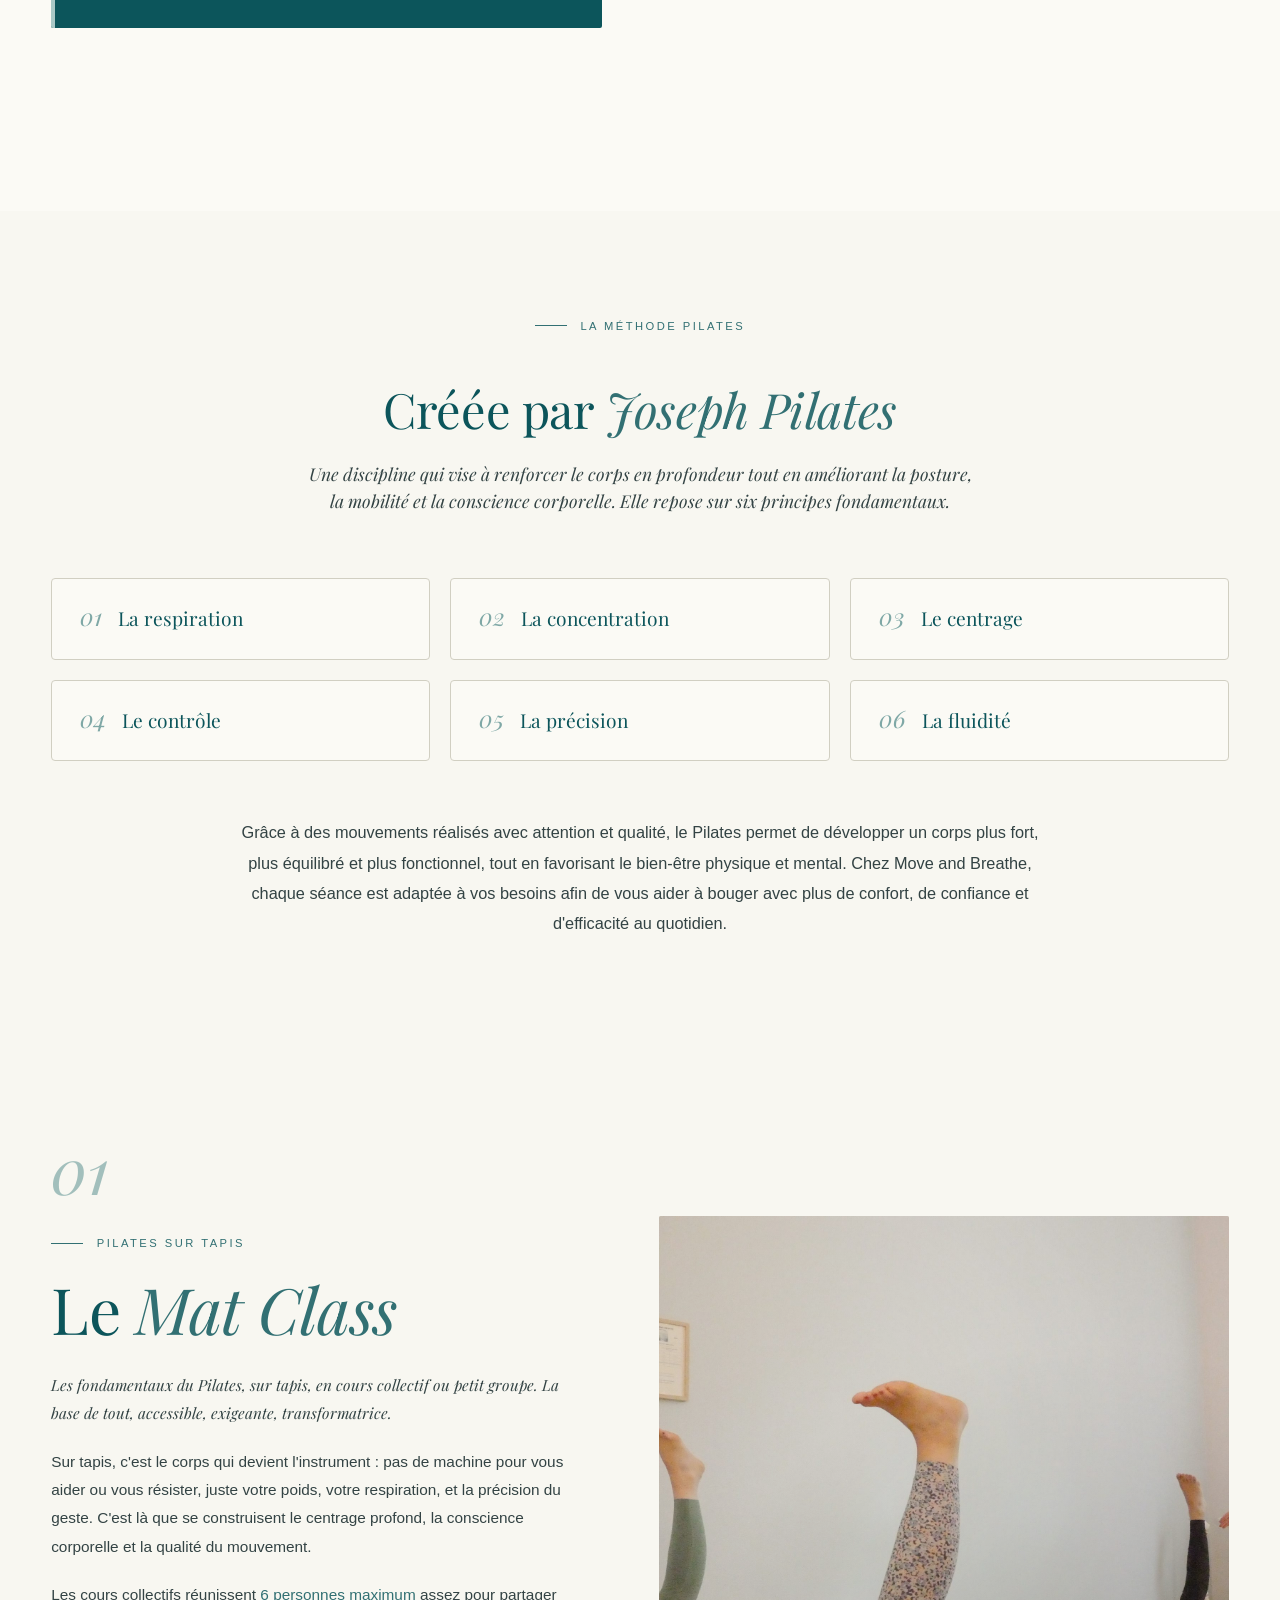
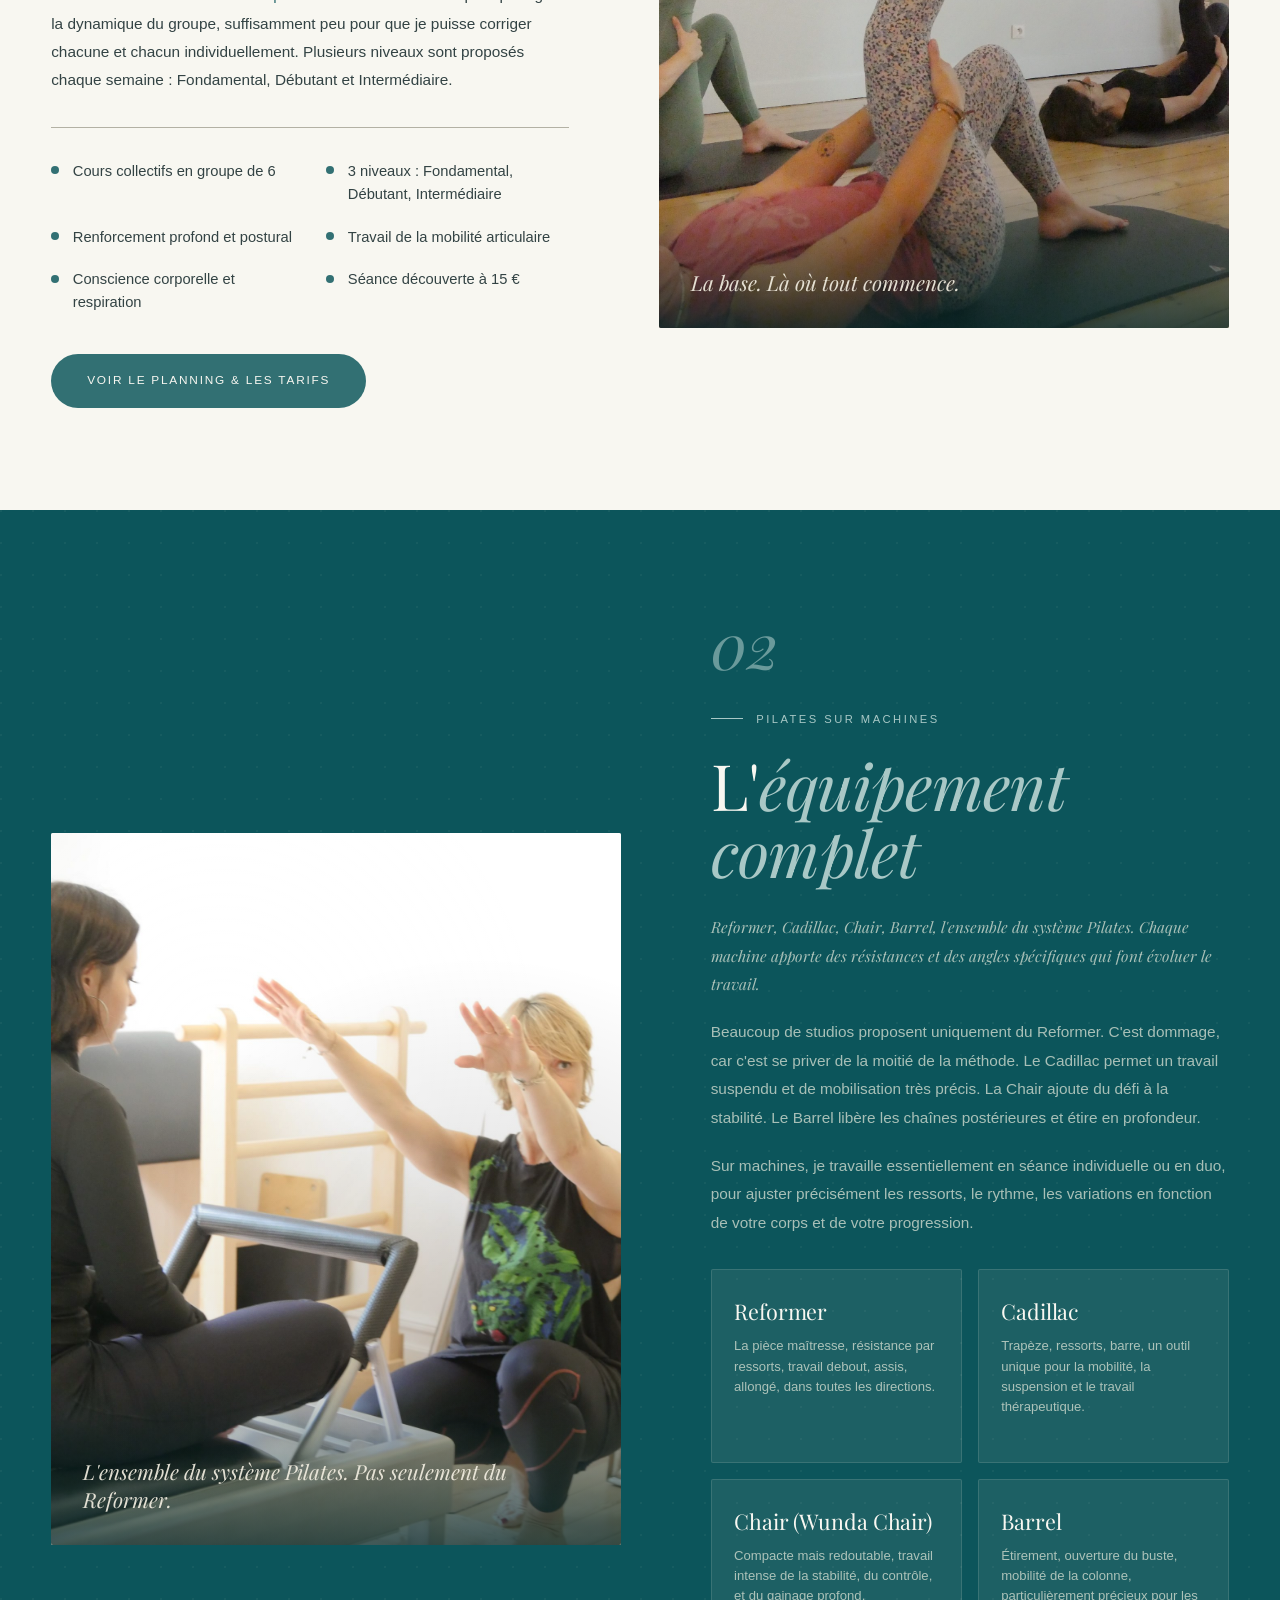
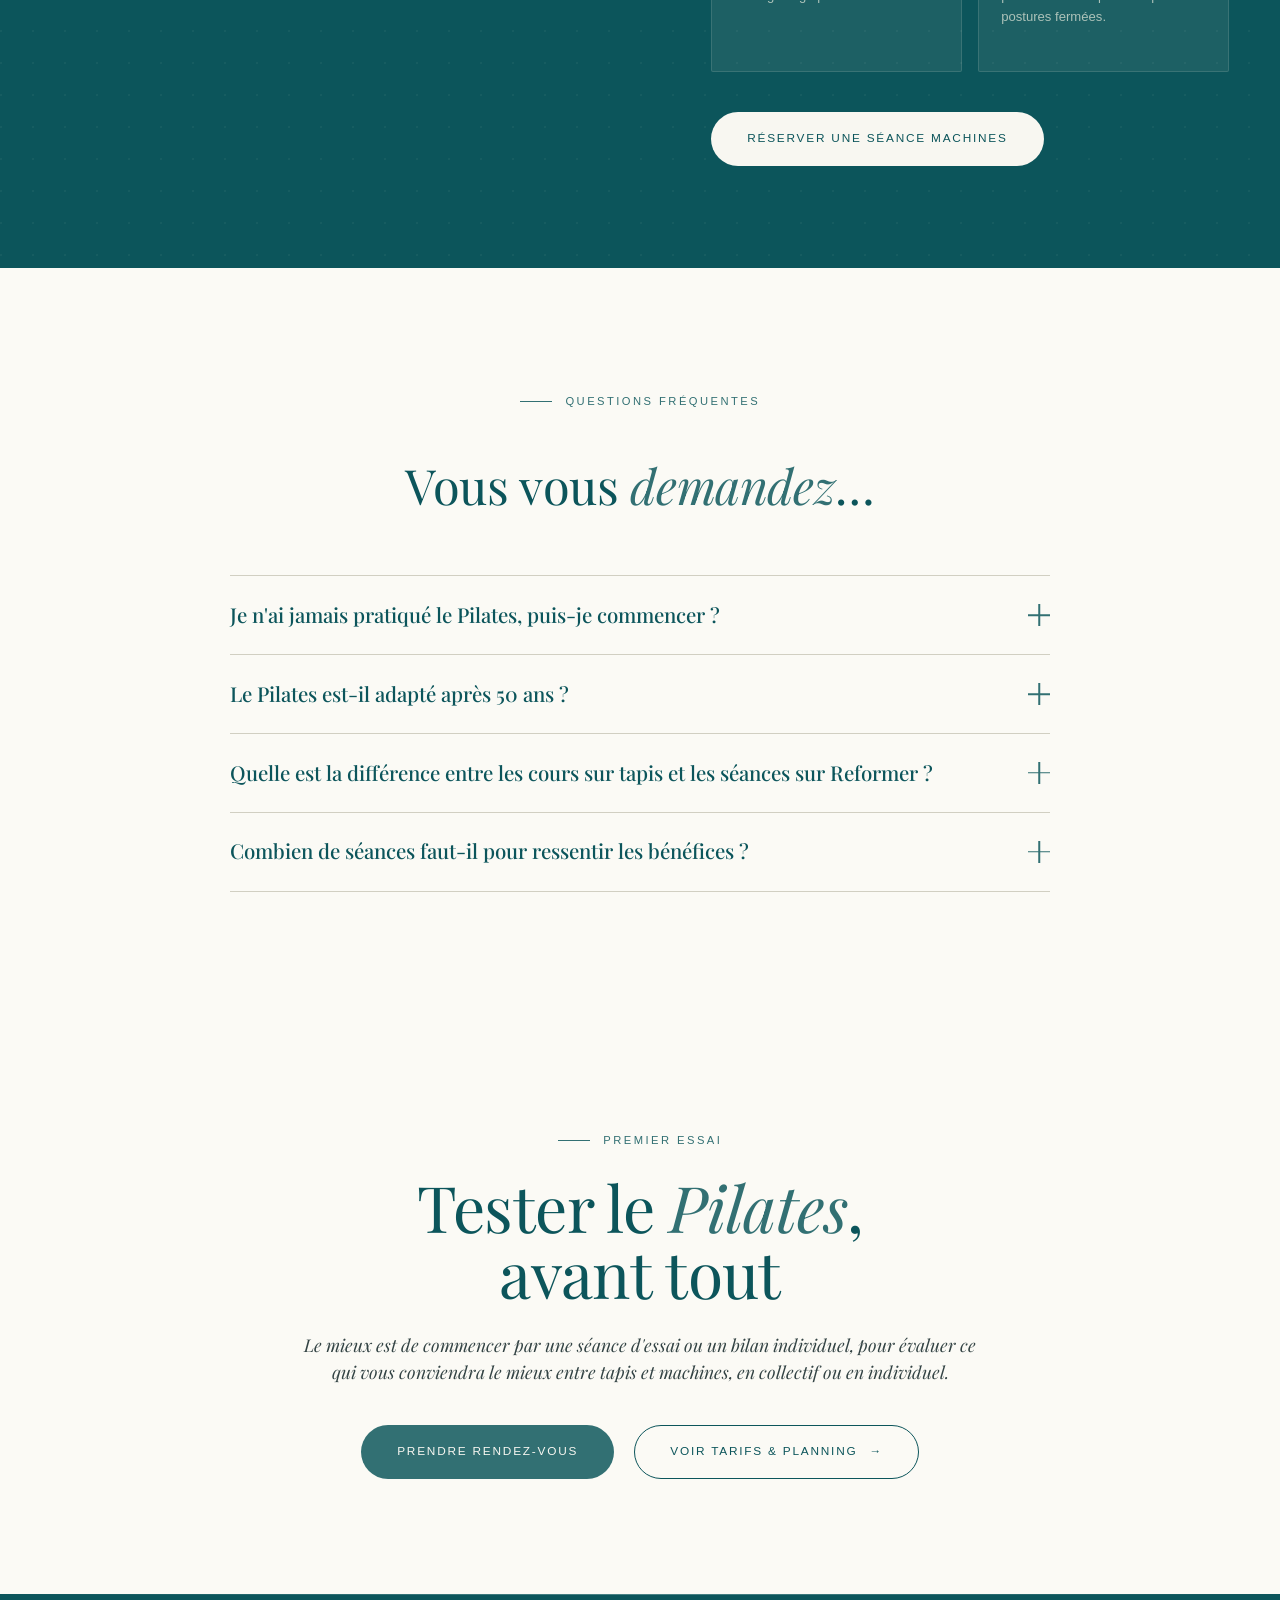
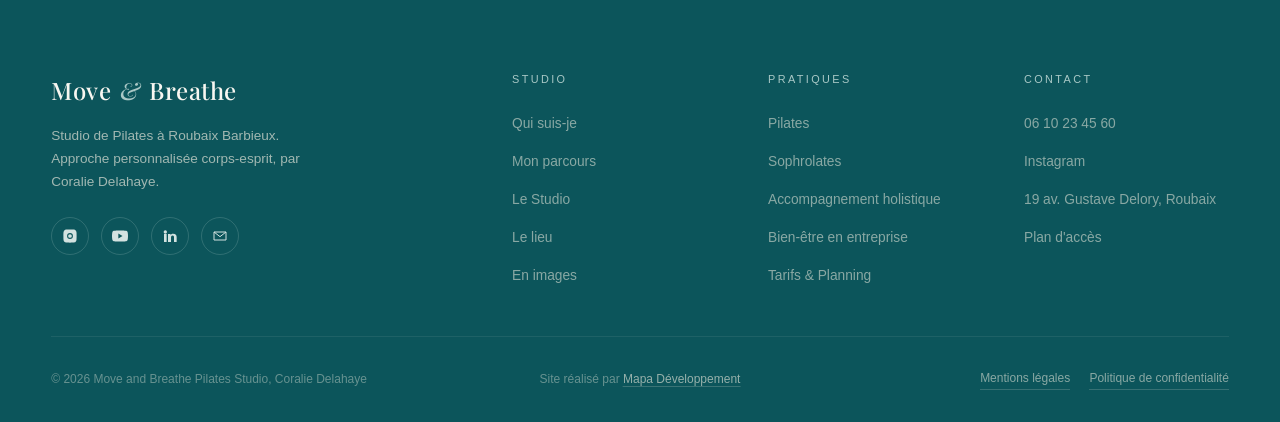
<file: pilates.html>
<!DOCTYPE html>
<html lang="fr">
<head>
<meta charset="UTF-8">
<meta name="viewport" content="width=device-width, initial-scale=1.0">
<link rel="icon" type="image/png" href="assets/img/favicon.png">
<link rel="apple-touch-icon" href="assets/img/apple-touch-icon.png">
<title>Pilates, Tapis &amp; machines · Move and Breathe Pilates Studio</title>
<meta name="description" content="Pilates classique au studio Move and Breathe à Roubaix Barbieux. Sur tapis (cours collectifs, petits groupes) et sur machines (Reformer, Cadillac, Chair, Barrel), un véritable enseignement Pilates complet par Coralie Delahaye.">
<meta name="keywords" content="pilates Roubaix, pilates tapis, reformer Lille, cadillac pilates, wunda chair, ladder barrel, pilates classique">
<link rel="canonical" href="https://moveandbreathelille.fr/pilates.html">

<meta property="og:type" content="website">
<meta property="og:title" content="Pilates, Move and Breathe Pilates Studio">
<meta property="og:description" content="Pilates sur tapis et sur machines au studio Move and Breathe à Roubaix Barbieux.">
<meta property="og:url" content="https://moveandbreathelille.fr/pilates.html">

<link rel="preconnect" href="https://fonts.googleapis.com">
<link rel="preconnect" href="https://fonts.gstatic.com" crossorigin>
<link href="https://fonts.googleapis.com/css2?family=Playfair+Display:ital,wght@0,400;0,500;0,600;0,700;1,400;1,500;1,600&display=swap" rel="stylesheet">
<link rel="stylesheet" href="styles.css">

<style>
  /* ==== INTRO PILATES ==== */
  .intro-section {
    background: var(--cream-soft);
    padding: clamp(4rem, 8vw, 6rem) 0;
  }
  .intro-grid {
    display: grid;
    grid-template-columns: 1fr 1fr;
    gap: clamp(3rem, 6vw, 6rem);
    align-items: center;
  }
  .intro-lede {
    font-family: var(--serif);
    font-style: italic;
    font-size: clamp(1.25rem, 1.5vw, 1.45rem);
    line-height: 1.55;
    color: var(--teal-deep);
    margin-bottom: 1.75rem;
    font-weight: 400;
  }
  .intro-text {
    font-size: 1rem;
    line-height: 1.85;
    color: var(--ink-soft);
    margin-bottom: 1.25rem;
  }
  .intro-highlight {
    background: var(--teal-deep);
    color: var(--cream);
    padding: 1.75rem 2rem;
    border-radius: 2px;
    margin: 2rem 0;
    font-family: var(--serif);
    font-style: italic;
    font-size: 1.15rem;
    line-height: 1.55;
    position: relative;
    overflow: hidden;
  }
  .intro-highlight::before {
    content: '';
    position: absolute;
    top: 0; bottom: 0;
    left: 0;
    width: 4px;
    background: var(--sage);
  }
  .intro-highlight strong { color: var(--sage); font-weight: 500; }

  .intro-image {
    aspect-ratio: 4/5;
    border-radius: 2px;
    overflow: hidden;
    position: relative;
  }
  .intro-image .img-panel-placeholder {
    background: linear-gradient(160deg, var(--teal-deep), var(--teal) 60%, var(--teal-mid));
  }

  /* ==== DISCIPLINE BLOCKS ==== */
  .discipline-block {
    padding: clamp(4rem, 8vw, 7rem) 0;
  }
  .discipline-block.dark {
    background: var(--teal-deep);
    color: var(--cream);
    position: relative;
    overflow: hidden;
  }
  .discipline-block.dark::before {
    content: '';
    position: absolute;
    inset: 0;
    background-image: radial-gradient(circle at 1px 1px, rgba(220, 227, 214, 0.05) 1px, transparent 0);
    background-size: 32px 32px;
  }
  .discipline-block.dark .container { position: relative; z-index: 1; }
  .discipline-block.dark .eyebrow { color: var(--sage); }
  .discipline-block.dark .eyebrow::before { background: var(--sage); }
  .discipline-block.dark .h-1,
  .discipline-block.dark .h-2 { color: var(--cream); }
  .discipline-block.dark .h-1 em,
  .discipline-block.dark .h-2 em { color: var(--sage); }
  .discipline-block.cream { background: var(--cream); }

  .discipline-grid {
    display: grid;
    grid-template-columns: 1fr 1.1fr;
    gap: clamp(3rem, 7vw, 7rem);
    align-items: center;
  }
  .discipline-grid.reverse { grid-template-columns: 1.1fr 1fr; }
  .discipline-grid.reverse .discipline-text { order: 2; }
  .discipline-grid.reverse .discipline-visual { order: 1; }

  .discipline-num {
    font-family: var(--serif);
    font-style: italic;
    font-size: 4rem;
    color: var(--sage-deep);
    line-height: 1;
    margin-bottom: 1.5rem;
    opacity: 0.7;
  }
  .discipline-block.dark .discipline-num { color: var(--sage); opacity: 0.6; }
  .discipline-block .h-1 { margin-bottom: 1.75rem; }
  .discipline-lede {
    font-family: var(--serif);
    font-style: italic;
    font-size: 1.2rem;
    line-height: 1.6;
    margin-bottom: 1.75rem;
    color: var(--teal-deep);
  }
  .discipline-block.dark .discipline-lede { color: var(--cream); }
  .discipline-text p {
    font-size: 0.96rem;
    line-height: 1.85;
    color: var(--ink-soft);
    margin-bottom: 1.25rem;
  }
  .discipline-block.dark .discipline-text p { color: rgba(220, 227, 214, 0.75); }

  /* Feature list (Pilates sur tapis benefits) */
  .feature-list {
    list-style: none;
    display: grid;
    grid-template-columns: 1fr 1fr;
    gap: 1.25rem 2rem;
    margin: 2rem 0 2.5rem;
    padding-top: 2rem;
    border-top: 1px solid var(--beige-deep);
  }
  .discipline-block.dark .feature-list { border-top-color: rgba(220, 227, 214, 0.15); }
  .feature-list li {
    display: flex;
    align-items: flex-start;
    gap: 0.85rem;
    font-size: 0.92rem;
    line-height: 1.55;
    color: var(--ink-soft);
  }
  .discipline-block.dark .feature-list li { color: rgba(220, 227, 214, 0.85); }
  .feature-list li::before {
    content: '';
    width: 8px; height: 8px;
    background: var(--teal);
    border-radius: 50%;
    flex-shrink: 0;
    margin-top: 0.4rem;
  }
  .discipline-block.dark .feature-list li::before { background: var(--sage); }

  /* Machines grid */
  .machines-grid {
    display: grid;
    grid-template-columns: repeat(2, 1fr);
    gap: 1rem;
    margin: 2rem 0 2.5rem;
  }
  .machine-card {
    background: rgba(220, 227, 214, 0.08);
    border: 1px solid rgba(220, 227, 214, 0.15);
    border-radius: 2px;
    padding: 1.5rem 1.4rem;
    transition: all 0.3s var(--ease);
  }
  .machine-card:hover {
    background: rgba(220, 227, 214, 0.13);
    border-color: var(--sage);
    transform: translateY(-2px);
  }
  .machine-card h4 {
    font-family: var(--serif);
    font-size: 1.35rem;
    font-weight: 400;
    color: var(--cream);
    margin-bottom: 0.4rem;
    letter-spacing: -0.005em;
  }
  .machine-card p {
    font-size: 0.82rem;
    line-height: 1.55;
    color: rgba(220, 227, 214, 0.65);
  }

  .discipline-visual {
    aspect-ratio: 4/5;
    border-radius: 2px;
    overflow: hidden;
    position: relative;
  }
  .visual-tapis { background: linear-gradient(165deg, var(--beige-deep), var(--sage-deep) 60%, var(--sage)); }
  .visual-machines { background: linear-gradient(165deg, var(--teal-mid), var(--teal) 60%, var(--teal-deep)); }
  .visual-photo {
    background: var(--beige);
  }
  .visual-photo img {
    position: absolute;
    inset: 0;
    width: 100%;
    height: 100%;
    object-fit: cover;
  }
  .visual-photo .discipline-visual-caption {
    background: linear-gradient(transparent, rgba(7, 41, 43, 0.75));
    padding: 5rem 2rem 2rem;
    bottom: 0; left: 0; right: 0;
  }
  .discipline-visual::after {
    content: '';
    position: absolute;
    inset: 0;
    background:
      radial-gradient(circle at 30% 30%, rgba(255,255,255,0.1) 0%, transparent 50%),
      radial-gradient(circle at 75% 75%, rgba(0,0,0,0.18) 0%, transparent 60%);
  }
  .discipline-visual-label {
    position: absolute;
    top: 1.5rem; left: 1.5rem;
    z-index: 2;
    font-size: 0.65rem;
    letter-spacing: 0.18em;
    text-transform: uppercase;
    color: rgba(241, 237, 224, 0.55);
    background: rgba(18, 46, 45, 0.4);
    padding: 0.35rem 0.85rem;
    border-radius: 999px;
    backdrop-filter: blur(8px);
  }
  .discipline-visual-circles {
    position: absolute;
    top: 50%; left: 50%;
    transform: translate(-50%, -50%);
    width: 65%;
    aspect-ratio: 1;
    opacity: 0.5;
    z-index: 1;
  }
  .discipline-visual-circles .pc {
    position: absolute;
    width: 62%; aspect-ratio: 1;
    border-radius: 50%;
    mix-blend-mode: screen;
  }
  .discipline-visual-circles .pc-a { top: 0; left: 19%; background: var(--sage-deep); opacity: 0.55; }
  .discipline-visual-circles .pc-b { bottom: 0; left: 0; background: var(--sage); opacity: 0.55; }
  .discipline-visual-circles .pc-c { bottom: 0; right: 0; background: var(--sage-pale); opacity: 0.65; }
  .discipline-visual-caption {
    position: absolute;
    bottom: 2rem; left: 2rem; right: 2rem;
    z-index: 2;
    font-family: var(--serif);
    font-style: italic;
    color: rgba(241, 237, 224, 0.92);
    font-size: 1.3rem;
    line-height: 1.35;
  }

  /* ==== CTA ==== */
  .pilates-cta {
    background: var(--cream-soft);
    text-align: center;
  }
  .pilates-cta-inner { max-width: 680px; margin: 0 auto; }
  .pilates-cta h2 { margin: 1.5rem 0 1.5rem; }
  .pilates-cta-actions {
    display: flex;
    gap: 1.25rem;
    justify-content: center;
    margin-top: 2.5rem;
    flex-wrap: wrap;
  }

  @media (max-width: 980px) {
    .intro-grid,
    .discipline-grid,
    .discipline-grid.reverse { grid-template-columns: 1fr; gap: 2.5rem; }
    .discipline-grid.reverse .discipline-text { order: 1; }
    .discipline-grid.reverse .discipline-visual { order: 2; }
    .feature-list { grid-template-columns: 1fr; }
    .machines-grid { grid-template-columns: 1fr; }
  }

  /* ==== LA METHODE PILATES ==== */
  .method-section { background: var(--cream); padding: clamp(4rem, 8vw, 6rem) 0; }
  .method-principles {
    display: grid;
    grid-template-columns: repeat(3, 1fr);
    gap: 1.25rem;
    margin: clamp(2.5rem, 5vw, 3.5rem) 0;
  }
  .principle {
    background: var(--cream-soft);
    border: 1px solid var(--beige);
    border-radius: 4px;
    padding: 1.5rem 1.75rem;
    display: flex;
    align-items: baseline;
    gap: 1rem;
    transition: border-color 0.4s var(--ease), transform 0.4s var(--ease);
  }
  .principle:hover { border-color: var(--sage-deep); transform: translateY(-3px); }
  .principle-num {
    font-family: var(--serif);
    font-style: italic;
    font-size: 1.5rem;
    color: var(--sage-deep);
    line-height: 1;
    flex-shrink: 0;
  }
  .principle h3 { font-family: var(--serif); font-size: 1.2rem; font-weight: 400; color: var(--teal-deep); }
  .method-outro {
    max-width: 820px;
    margin: 0 auto;
    text-align: center;
    font-size: 1.02rem;
    line-height: 1.85;
    color: var(--ink-soft);
  }
  @media (max-width: 760px) { .method-principles { grid-template-columns: 1fr 1fr; } }
  @media (max-width: 480px) { .method-principles { grid-template-columns: 1fr; } }
</style>

<script type="application/ld+json">
{
  "@context": "https://schema.org",
  "@type": "Service",
  "serviceType": "Pilates classique",
  "provider": {
    "@type":"HealthAndBeautyBusiness",
    "name":"Move and Breathe Pilates Studio",
    "address": {
      "@type": "PostalAddress",
      "streetAddress": "19 avenue Gustave Delory",
      "addressLocality": "Roubaix",
      "postalCode": "59100",
      "addressCountry": "FR"
    }
  },
  "areaServed": "Lille, Roubaix, Hauts-de-France",
  "description": "Pilates classique sur tapis et sur machines (Reformer, Cadillac, Chair, Barrel) au studio Move and Breathe à Roubaix."
}
</script>
</head>

<body>

<!-- NAV -->
<nav class="nav" aria-label="Navigation principale">
  <div class="nav-inner">
    <a href="index.html" class="logo-mark" aria-label="Move and Breathe Pilates Studio">
        <img src="assets/img/logo-officiel.png" alt="Move and Breathe Pilates Studio" class="logo-img">
      </a>
    <button class="nav-burger" aria-label="Ouvrir le menu" aria-expanded="false">
      <span></span><span></span><span></span>
    </button>
    <ul class="nav-links">
      <li><a href="index.html">Accueil</a></li>
      <li><a href="qui-suis-je.html">Qui suis-je</a></li>
      <li><a href="le-studio.html">Le Studio</a></li>
      <li><a href="pilates.html">Pilates</a></li>
      <li><a href="sophrolates.html">Sophrolates</a></li>
      <li><a href="accompagnement.html">Accompagnement holistique</a></li>
      <li><a href="entreprises.html">Entreprises</a></li>
      <li><a href="tarifs.html">Tarifs &amp; Planning</a></li>
      <li><a href="contact.html" class="nav-cta">Contact</a></li>
    </ul>
  </div>
</nav>

<!-- HEADER -->
<header class="page-header">
  <div class="container">
    <div class="page-header-inner reveal">
      <div class="breadcrumb">
        <a href="index.html">Accueil</a>
        <span class="breadcrumb-sep">/</span>
        <span>Pilates</span>
      </div>
      <div class="eyebrow">Pratique · 01</div>
      <h1 class="h-mega mt-2">
        Le Pilates,<br>
        dans son enseignement<br>
        <em>complet</em>.
      </h1>
      <p class="lede mt-3">
        Sur tapis et sur l'ensemble des machines, Reformer, Cadillac, Chair, Barrel. Un véritable studio Pilates classique, pas un studio "Reformer-only" comme on en voit beaucoup.
      </p>
    </div>
  </div>
</header>

<!-- INTRO -->
<section class="intro-section">
  <div class="container">
    <div class="intro-grid">
      <div class="reveal">
        <div class="eyebrow">Le Pilates au studio</div>
        <h2 class="h-2 mt-2">Un système <em>complet</em></h2>
        <p class="intro-lede">
          Le Pilates n'est pas un cours. C'est une méthode rigoureuse, complète, articulée autour de six principes : centrage, concentration, contrôle, précision, respiration, fluidité.
        </p>
        <p class="intro-text">
          Au studio, le Pilates est enseigné dans sa rigueur classique : exercices précis, transitions maîtrisées, respiration coordonnée au mouvement. Le travail se fait aussi bien sur tapis qu'avec l'ensemble du matériel professionnel, c'est cette diversité qui permet d'avancer en profondeur.
        </p>
        <div class="intro-highlight">
          <strong>Un véritable enseignement Pilates.</strong><br>Le studio propose l'ensemble des appareils, pas uniquement du Reformer comme beaucoup de salles. La méthode prend tout son sens quand on dispose du système complet.
        </div>
      </div>
      <div class="intro-image reveal reveal-delay-2">
        <div class="img-panel">
          <img src="assets/img/pilates-citation-joseph.jpg" alt="Citation de Joseph Pilates : « Un corps libre de tensions et de fatigue permet d'affronter toutes les complexités de la vie »" loading="lazy">
        </div>
      </div>
    </div>
  </div>
</section>

<!-- LA METHODE PILATES -->
<section class="method-section" id="methode">
  <div class="container">
    <div class="section-head center reveal">
      <div class="eyebrow center">La méthode Pilates</div>
      <h2 class="h-2 mt-2">Créée par <em>Joseph Pilates</em></h2>
      <p class="lede mt-2">Une discipline qui vise à renforcer le corps en profondeur tout en améliorant la posture, la mobilité et la conscience corporelle. Elle repose sur six principes fondamentaux.</p>
    </div>
    <div class="method-principles reveal">
      <div class="principle"><span class="principle-num">01</span><h3>La respiration</h3></div>
      <div class="principle"><span class="principle-num">02</span><h3>La concentration</h3></div>
      <div class="principle"><span class="principle-num">03</span><h3>Le centrage</h3></div>
      <div class="principle"><span class="principle-num">04</span><h3>Le contrôle</h3></div>
      <div class="principle"><span class="principle-num">05</span><h3>La précision</h3></div>
      <div class="principle"><span class="principle-num">06</span><h3>La fluidité</h3></div>
    </div>
    <p class="method-outro reveal">
      Grâce à des mouvements réalisés avec attention et qualité, le Pilates permet de développer un corps plus fort, plus équilibré et plus fonctionnel, tout en favorisant le bien-être physique et mental. Chez Move and Breathe, chaque séance est adaptée à vos besoins afin de vous aider à bouger avec plus de confort, de confiance et d'efficacité au quotidien.
    </p>
  </div>
</section>

<!-- PILATES SUR TAPIS -->
<section class="discipline-block cream" id="tapis">
  <div class="container">
    <div class="discipline-grid">
      <div class="discipline-text reveal">
        <div class="discipline-num">01</div>
        <div class="eyebrow">Pilates sur tapis</div>
        <h2 class="h-1 mt-2">Le <em>Mat Class</em></h2>
        <p class="discipline-lede">
          Les fondamentaux du Pilates, sur tapis, en cours collectif ou petit groupe. La base de tout, accessible, exigeante, transformatrice.
        </p>
        <p>
          Sur tapis, c'est le corps qui devient l'instrument : pas de machine pour vous aider ou vous résister, juste votre poids, votre respiration, et la précision du geste. C'est là que se construisent le centrage profond, la conscience corporelle et la qualité du mouvement.
        </p>
        <p>
          Les cours collectifs réunissent <strong style="color: var(--teal); font-weight: 500;">6 personnes maximum</strong> assez pour partager la dynamique du groupe, suffisamment peu pour que je puisse corriger chacune et chacun individuellement. Plusieurs niveaux sont proposés chaque semaine : Fondamental, Débutant et Intermédiaire.
        </p>
        <ul class="feature-list">
          <li>Cours collectifs en groupe de 6</li>
          <li>3 niveaux : Fondamental, Débutant, Intermédiaire</li>
          <li>Renforcement profond et postural</li>
          <li>Travail de la mobilité articulaire</li>
          <li>Conscience corporelle et respiration</li>
          <li>Séance découverte à 15 €</li>
        </ul>
        <a href="tarifs.html" class="btn btn-primary btn-magnetic">Voir le planning &amp; les tarifs</a>
      </div>
      <div class="discipline-visual visual-photo reveal reveal-delay-2">
        <img src="assets/img/pilates-tapis.jpg" alt="Cours collectif de Pilates sur tapis (Mat Class) au studio Move and Breathe" loading="lazy">
        <p class="discipline-visual-caption">La base. Là où tout commence.</p>
      </div>
    </div>
  </div>
</section>

<!-- PILATES SUR MACHINES -->
<section class="discipline-block dark" id="machines">
  <div class="container">
    <div class="discipline-grid reverse">
      <div class="discipline-visual visual-photo reveal">
        <img src="assets/img/pilates-machine.jpg" alt="Séance de Pilates sur machine avec accompagnement individualisé au studio Move and Breathe" loading="lazy">
        <p class="discipline-visual-caption">L'ensemble du système Pilates. Pas seulement du Reformer.</p>
      </div>
      <div class="discipline-text reveal reveal-delay-1">
        <div class="discipline-num">02</div>
        <div class="eyebrow">Pilates sur machines</div>
        <h2 class="h-1 mt-2">L'<em>équipement complet</em></h2>
        <p class="discipline-lede">
          Reformer, Cadillac, Chair, Barrel, l'ensemble du système Pilates. Chaque machine apporte des résistances et des angles spécifiques qui font évoluer le travail.
        </p>
        <p>
          Beaucoup de studios proposent uniquement du Reformer. C'est dommage, car c'est se priver de la moitié de la méthode. Le Cadillac permet un travail suspendu et de mobilisation très précis. La Chair ajoute du défi à la stabilité. Le Barrel libère les chaînes postérieures et étire en profondeur.
        </p>
        <p>
          Sur machines, je travaille essentiellement en séance individuelle ou en duo, pour ajuster précisément les ressorts, le rythme, les variations en fonction de votre corps et de votre progression.
        </p>

        <div class="machines-grid">
          <div class="machine-card">
            <h4>Reformer</h4>
            <p>La pièce maîtresse, résistance par ressorts, travail debout, assis, allongé, dans toutes les directions.</p>
          </div>
          <div class="machine-card">
            <h4>Cadillac</h4>
            <p>Trapèze, ressorts, barre, un outil unique pour la mobilité, la suspension et le travail thérapeutique.</p>
          </div>
          <div class="machine-card">
            <h4>Chair (Wunda Chair)</h4>
            <p>Compacte mais redoutable, travail intense de la stabilité, du contrôle, et du gainage profond.</p>
          </div>
          <div class="machine-card">
            <h4>Barrel</h4>
            <p>Étirement, ouverture du buste, mobilité de la colonne, particulièrement précieux pour les postures fermées.</p>
          </div>
        </div>
        <a href="contact.html" class="btn btn-light btn-magnetic">Réserver une séance machines</a>
      </div>
    </div>
  </div>
</section>

<!-- FAQ -->
<section class="faq-section soft">
  <div class="container">
    <div class="section-head center reveal">
      <div class="eyebrow center">Questions fréquentes</div>
      <h2 class="h-2 mt-2">Vous vous <em>demandez</em>…</h2>
    </div>
    <div class="faq-list reveal">
      <div class="faq-item">
        <button class="faq-q">Je n'ai jamais pratiqué le Pilates, puis-je commencer ?<span class="faq-q-icon" aria-hidden="true"></span></button>
        <div class="faq-a"><div class="faq-a-inner">Oui, les séances sont adaptées à votre niveau et à vos besoins. Le débutant est le bienvenu, on construit les bases ensemble, à votre rythme.</div></div>
      </div>
      <div class="faq-item">
        <button class="faq-q">Le Pilates est-il adapté après 50 ans ?<span class="faq-q-icon" aria-hidden="true"></span></button>
        <div class="faq-a"><div class="faq-a-inner">Absolument. Le Pilates aide à préserver la mobilité, la force, l'équilibre et la posture à tout âge. C'est même l'une des pratiques les plus précieuses pour accompagner le corps dans la durée.</div></div>
      </div>
      <div class="faq-item">
        <button class="faq-q">Quelle est la différence entre les cours sur tapis et les séances sur Reformer ?<span class="faq-q-icon" aria-hidden="true"></span></button>
        <div class="faq-a"><div class="faq-a-inner">Les cours sur tapis utilisent principalement le poids du corps, tandis que le Reformer apporte une résistance grâce à ses ressorts et permet un accompagnement plus individualisé.</div></div>
      </div>
      <div class="faq-item">
        <button class="faq-q">Combien de séances faut-il pour ressentir les bénéfices ?<span class="faq-q-icon" aria-hidden="true"></span></button>
        <div class="faq-a"><div class="faq-a-inner">Les premiers changements sont souvent perceptibles après quelques semaines de pratique régulière.</div></div>
      </div>
    </div>
  </div>
</section>

<!-- CTA -->
<section class="pilates-cta">
  <div class="container">
    <div class="pilates-cta-inner reveal">
      <div class="eyebrow center">Premier essai</div>
      <h2 class="h-1">Tester le <em>Pilates</em>,<br>avant tout</h2>
      <p class="lede">Le mieux est de commencer par une séance d'essai ou un bilan individuel, pour évaluer ce qui vous conviendra le mieux entre tapis et machines, en collectif ou en individuel.</p>
      <div class="pilates-cta-actions">
        <a href="contact.html" class="btn btn-primary btn-magnetic">Prendre rendez-vous</a>
        <a href="tarifs.html" class="btn btn-outline">
          Voir tarifs &amp; planning
          <span class="arrow">→</span>
        </a>
      </div>
    </div>
  </div>
</section>

<!-- FOOTER -->
<footer>
  <div class="container">
    <div class="footer-grid">
      <div>
        <div class="footer-brand">Move <span>&amp;</span> Breathe</div>
        <p class="footer-tagline">Studio de Pilates à Roubaix Barbieux. Approche personnalisée corps-esprit, par Coralie Delahaye.</p>
        <div class="footer-social">
          <a href="https://www.instagram.com/moveandbreathelille?utm_source=qr" target="_blank" rel="noopener" aria-label="Instagram">
            <svg viewBox="0 0 24 24" fill="currentColor"><path d="M12 2.2c3.2 0 3.6 0 4.8.1 1.2.1 1.8.2 2.2.4.6.2 1 .5 1.5.9.5.5.7.9.9 1.5.2.4.4 1 .4 2.2.1 1.3.1 1.6.1 4.8s0 3.6-.1 4.8c-.1 1.2-.2 1.8-.4 2.2-.2.6-.5 1-.9 1.5-.5.5-.9.7-1.5.9-.4.2-1 .4-2.2.4-1.3.1-1.6.1-4.8.1s-3.6 0-4.8-.1c-1.2-.1-1.8-.2-2.2-.4-.6-.2-1-.5-1.5-.9-.5-.5-.7-.9-.9-1.5-.2-.4-.4-1-.4-2.2-.1-1.3-.1-1.6-.1-4.8s0-3.6.1-4.8c.1-1.2.2-1.8.4-2.2.2-.6.5-1 .9-1.5.5-.5.9-.7 1.5-.9.4-.2 1-.4 2.2-.4 1.3-.1 1.6-.1 4.8-.1zm0 5.4a4.4 4.4 0 100 8.8 4.4 4.4 0 000-8.8zm0 7.2a2.8 2.8 0 110-5.6 2.8 2.8 0 010 5.6zm5.6-7.4a1 1 0 11-2.1 0 1 1 0 012.1 0z"/></svg>
          </a>
          <a href="https://www.youtube.com/@moveandbreathelille" target="_blank" rel="noopener" aria-label="YouTube">
            <svg viewBox="0 0 24 24" fill="currentColor"><path d="M23.5 6.2a3 3 0 00-2.1-2.1C19.5 3.6 12 3.6 12 3.6s-7.5 0-9.4.5A3 3 0 00.5 6.2 31.3 31.3 0 000 12a31.3 31.3 0 00.5 5.8 3 3 0 002.1 2.1c1.9.5 9.4.5 9.4.5s7.5 0 9.4-.5a3 3 0 002.1-2.1A31.3 31.3 0 0024 12a31.3 31.3 0 00-.5-5.8zM9.5 15.6V8.4l6.3 3.6-6.3 3.6z"/></svg>
          </a>
          <a href="https://www.linkedin.com/in/coralie-delahaye-3b2317172/" target="_blank" rel="noopener" aria-label="LinkedIn">
            <svg viewBox="0 0 24 24" fill="currentColor"><path d="M4.98 3.5a2.5 2.5 0 11-.02 5 2.5 2.5 0 01.02-5zM3 9h4v12H3V9zm6 0h3.8v1.7h.05c.53-1 1.83-2.05 3.77-2.05C20.6 8.65 22 10.5 22 14v7h-4v-6.2c0-1.5-.03-3.4-2.07-3.4-2.08 0-2.4 1.6-2.4 3.3V21H9V9z"/></svg>
          </a>
          <a href="mailto:moveandbreathelille@gmail.com" aria-label="Email">
            <svg viewBox="0 0 24 24" fill="none" stroke="currentColor" stroke-width="1.5"><path d="M3 6h18v12H3z"/><path d="M3 6l9 7 9-7"/></svg>
          </a>
        </div>
      </div>
      <div>
        <div class="footer-col-title">Studio</div>
        <ul class="footer-links">
          <li><a href="qui-suis-je.html">Qui suis-je</a></li>
          <li><a href="qui-suis-je.html#parcours">Mon parcours</a></li>
          <li><a href="le-studio.html">Le Studio</a></li>
          <li><a href="le-studio.html#lieu">Le lieu</a></li>
          <li><a href="le-studio.html#galerie">En images</a></li>
        </ul>
      </div>
      <div>
        <div class="footer-col-title">Pratiques</div>
        <ul class="footer-links">
          <li><a href="pilates.html">Pilates</a></li>
          <li><a href="sophrolates.html">Sophrolates</a></li>
          <li><a href="accompagnement.html">Accompagnement holistique</a></li>
          <li><a href="entreprises.html">Bien-être en entreprise</a></li>
          <li><a href="tarifs.html">Tarifs &amp; Planning</a></li>
        </ul>
      </div>
      <div>
        <div class="footer-col-title">Contact</div>
        <ul class="footer-links">
          <li><a href="tel:0610234560">06 10 23 45 60</a></li>
          <li><a href="https://www.instagram.com/moveandbreathelille?utm_source=qr" target="_blank" rel="noopener">Instagram</a></li>
          <li><a href="contact.html">19 av. Gustave Delory, Roubaix</a></li>
          <li><a href="contact.html#access">Plan d'accès</a></li>
        </ul>
      </div>
    </div>
    <div class="footer-bottom">
      <span>© <span data-year>2026</span> Move and Breathe Pilates Studio, Coralie Delahaye</span>
      <span class="footer-legal-links">
        <a href="mentions-legales.html">Mentions légales</a>
        <a href="politique-confidentialite.html">Politique de confidentialité</a>
      </span>
      <span class="footer-credit">Site réalisé par <a href="https://mapa-developpement.fr" target="_blank" rel="noopener">Mapa Développement</a></span>
    </div>
  </div>
</footer>

<script src="script.js"></script>
</body>
</html>
</file>
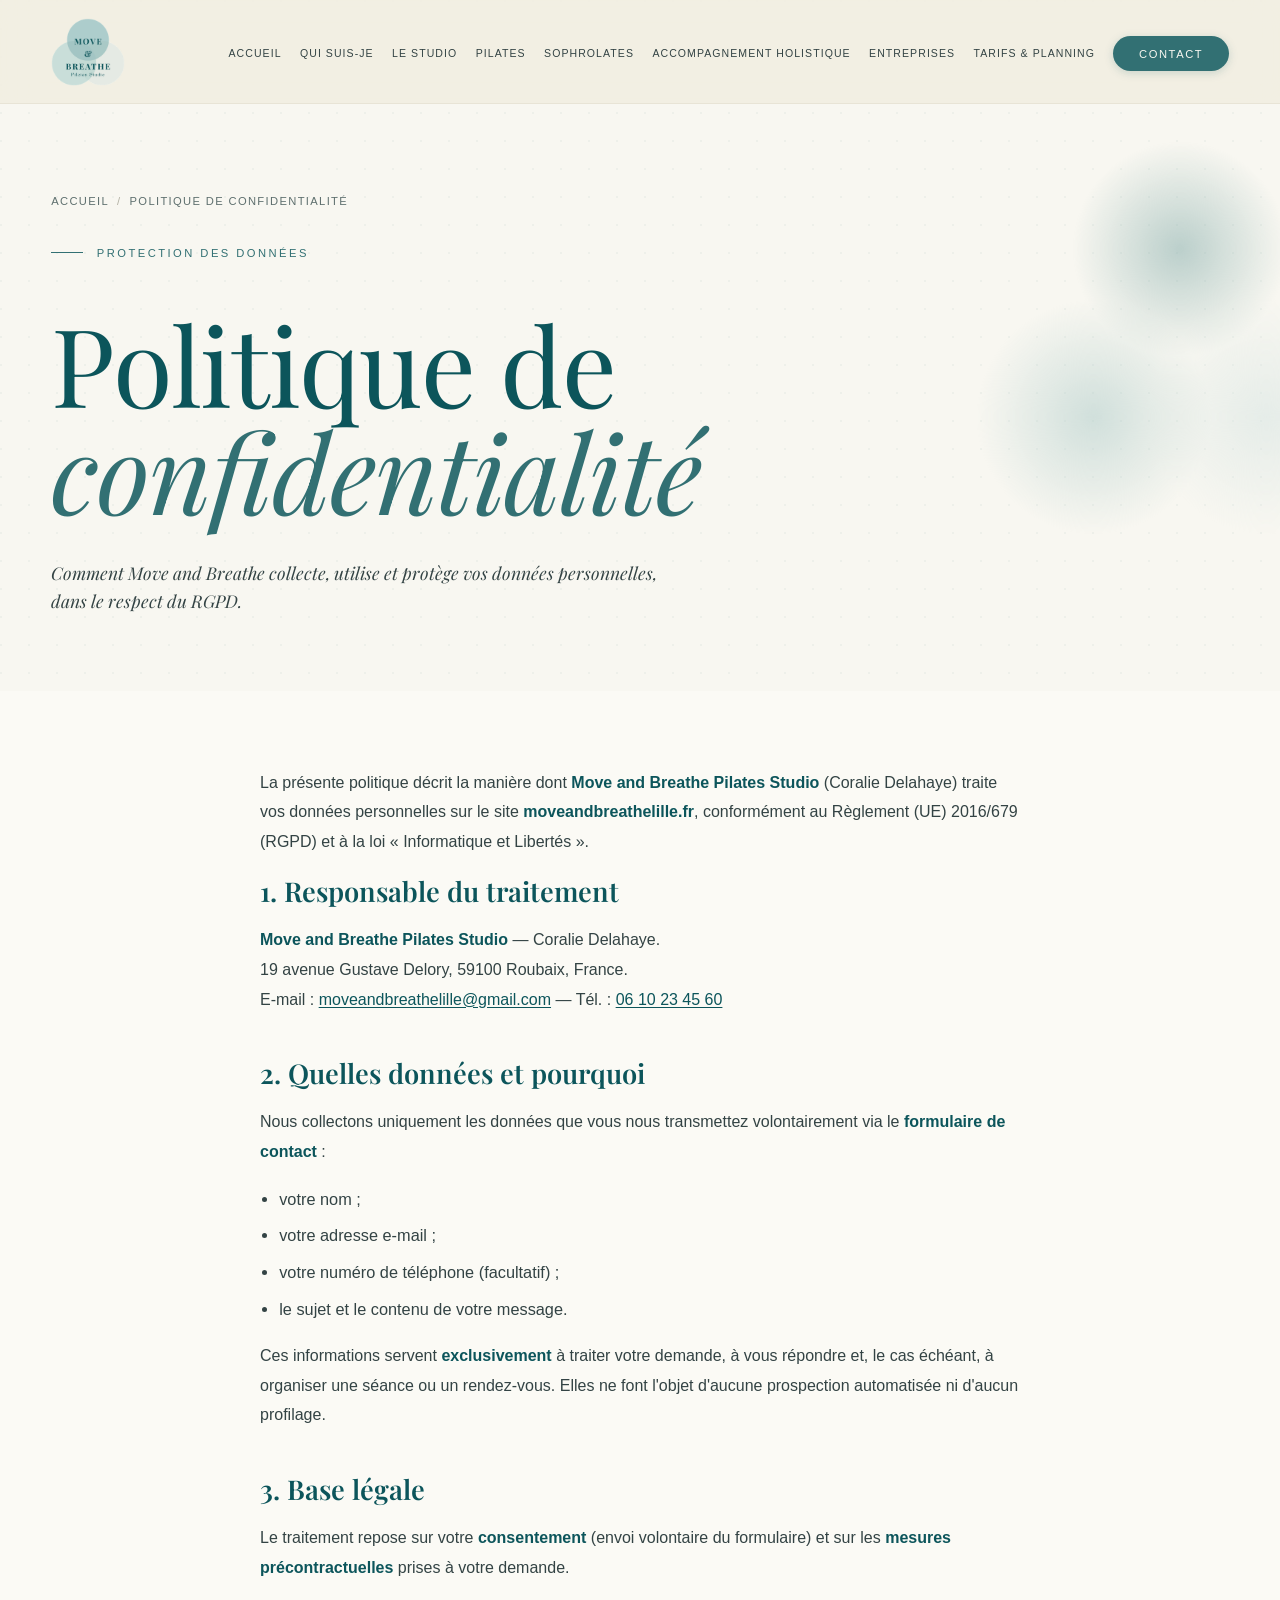
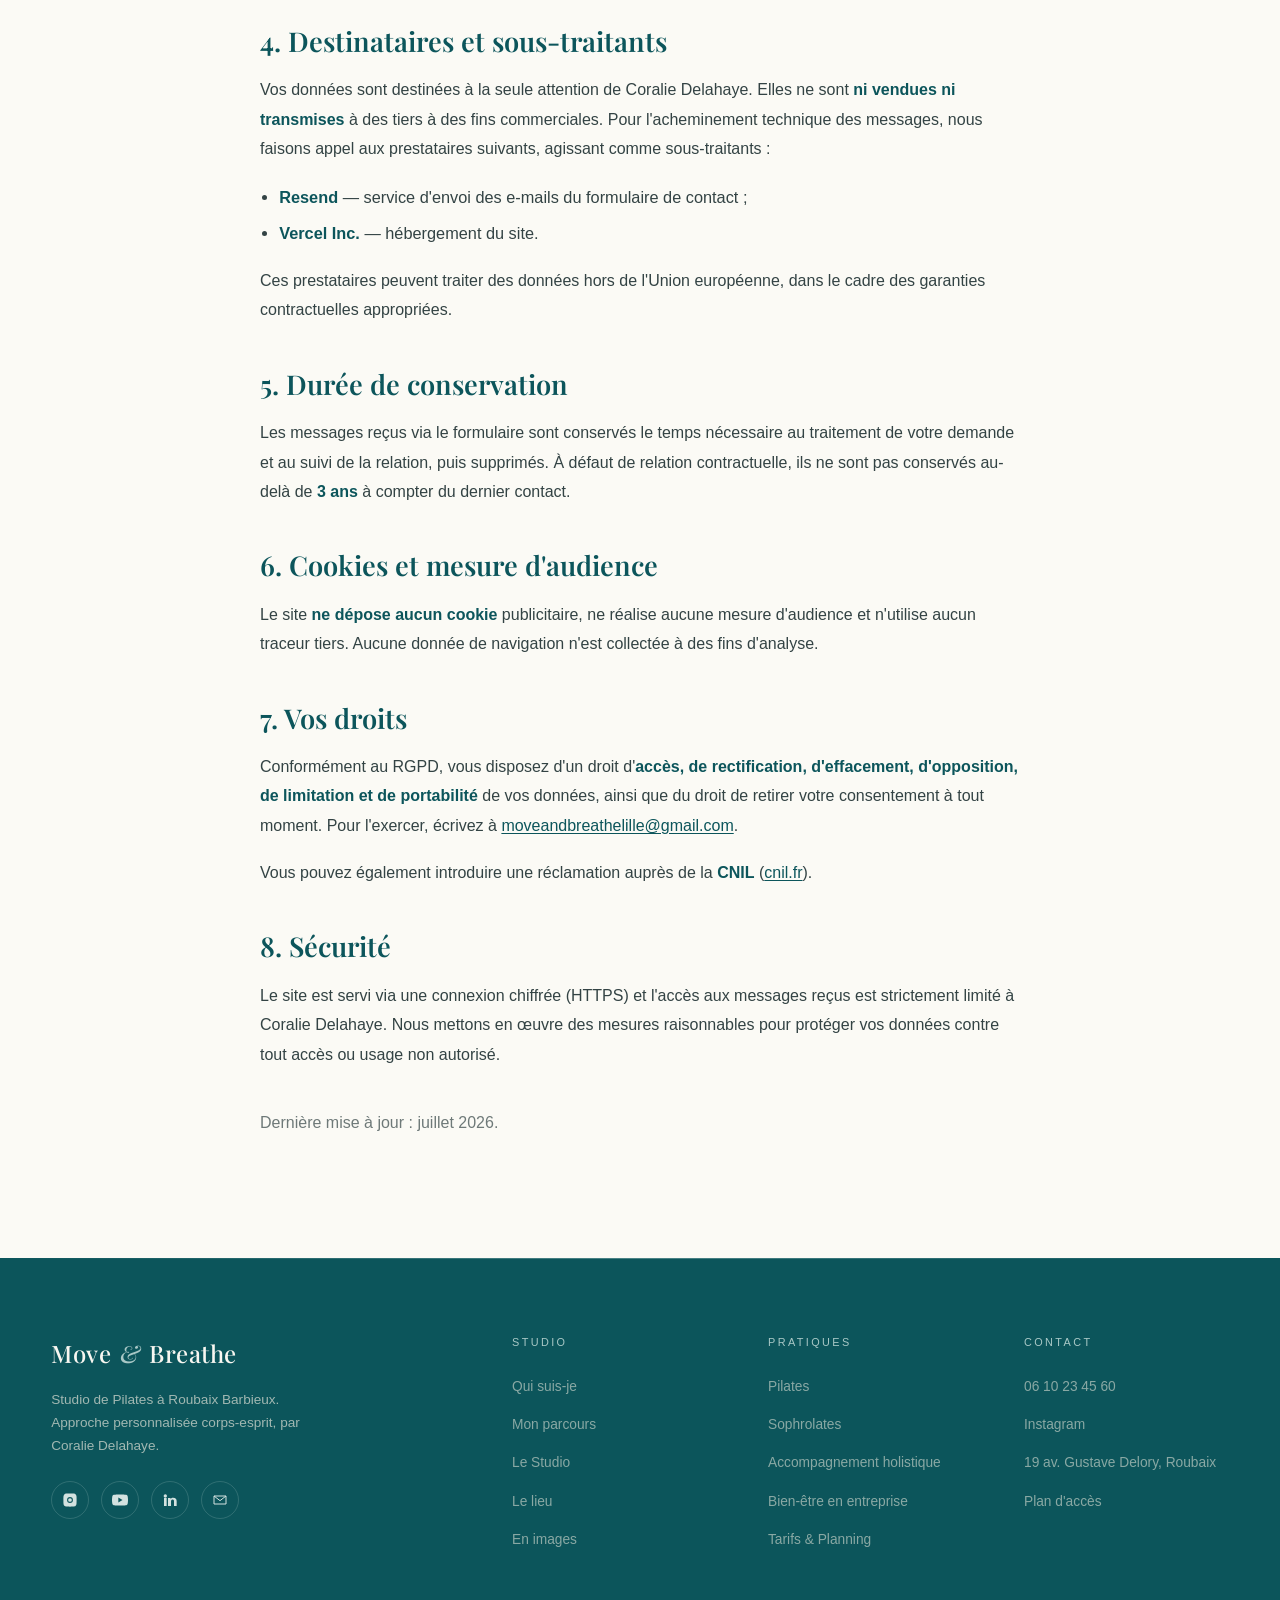
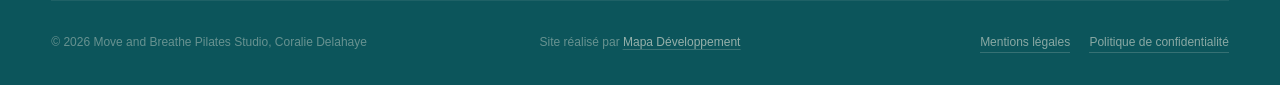
<file: politique-confidentialite.html>
<!DOCTYPE html>
<html lang="fr">
<head>
<meta charset="UTF-8">
<meta name="viewport" content="width=device-width, initial-scale=1.0">
<link rel="icon" type="image/png" href="assets/img/favicon.png">
<link rel="apple-touch-icon" href="assets/img/apple-touch-icon.png">
<title>Politique de confidentialité · Move and Breathe Pilates Studio</title>
<meta name="description" content="Politique de confidentialité et protection des données personnelles du site Move and Breathe Pilates Studio, conforme au RGPD.">
<meta name="robots" content="noindex, follow">
<link rel="canonical" href="https://moveandbreathelille.fr/politique-confidentialite.html">

<link rel="preconnect" href="https://fonts.googleapis.com">
<link rel="preconnect" href="https://fonts.gstatic.com" crossorigin>
<link href="https://fonts.googleapis.com/css2?family=Playfair+Display:ital,wght@0,400;0,500;0,600;0,700;1,400;1,500;1,600&display=swap" rel="stylesheet">
<link rel="stylesheet" href="styles.css">

<style>
  .legal { background: var(--cream-soft); padding: clamp(3rem, 6vw, 5rem) 0 clamp(4rem, 8vw, 7rem); }
  .legal-content { max-width: 760px; margin: 0 auto; }
  .legal-content h2 {
    font-family: var(--serif); color: var(--teal-deep); font-weight: 600;
    font-size: clamp(1.35rem, 2.4vw, 1.7rem); margin: 2.6rem 0 1rem; line-height: 1.3;
  }
  .legal-content h2:first-of-type { margin-top: 0; }
  .legal-content p { font-size: 1rem; line-height: 1.85; color: var(--ink-soft); margin-bottom: 1.1rem; }
  .legal-content ul { margin: 0 0 1.1rem 1.2rem; color: var(--ink-soft); line-height: 1.85; }
  .legal-content li { margin-bottom: .4rem; }
  .legal-content a { color: var(--teal-deep); text-decoration: underline; text-underline-offset: 2px; }
  .legal-content strong { color: var(--teal-deep); }
  .legal-updated { margin-top: 2.4rem; font-size: .85rem; color: var(--ink-soft); opacity: .7; }
</style>
</head>
<body>

<!-- NAV -->
<nav class="nav" aria-label="Navigation principale">
  <div class="nav-inner">
    <a href="index.html" class="logo-mark" aria-label="Move and Breathe Pilates Studio">
        <img src="assets/img/logo-officiel.png" alt="Move and Breathe Pilates Studio" class="logo-img">
      </a>
    <button class="nav-burger" aria-label="Ouvrir le menu" aria-expanded="false">
      <span></span><span></span><span></span>
    </button>
    <ul class="nav-links">
      <li><a href="index.html">Accueil</a></li>
      <li><a href="qui-suis-je.html">Qui suis-je</a></li>
      <li><a href="le-studio.html">Le Studio</a></li>
      <li><a href="pilates.html">Pilates</a></li>
      <li><a href="sophrolates.html">Sophrolates</a></li>
      <li><a href="accompagnement.html">Accompagnement holistique</a></li>
      <li><a href="entreprises.html">Entreprises</a></li>
      <li><a href="tarifs.html">Tarifs &amp; Planning</a></li>
      <li><a href="contact.html" class="nav-cta">Contact</a></li>
    </ul>
  </div>
</nav>

<header class="page-header">
  <div class="container">
    <div class="page-header-inner reveal">
      <div class="breadcrumb">
        <a href="index.html">Accueil</a>
        <span class="breadcrumb-sep">/</span>
        <span>Politique de confidentialité</span>
      </div>
      <div class="eyebrow">Protection des données</div>
      <h1 class="h-mega mt-2">Politique de <em>confidentialité</em></h1>
      <p class="lede mt-3">Comment Move and Breathe collecte, utilise et protège vos données personnelles, dans le respect du RGPD.</p>
    </div>
  </div>
</header>

<section class="legal">
  <div class="container">
    <div class="legal-content">

      <p>La présente politique décrit la manière dont <strong>Move and Breathe Pilates Studio</strong> (Coralie Delahaye) traite vos données personnelles sur le site <strong>moveandbreathelille.fr</strong>, conformément au Règlement (UE) 2016/679 (RGPD) et à la loi « Informatique et Libertés ».</p>

      <h2>1. Responsable du traitement</h2>
      <p>
        <strong>Move and Breathe Pilates Studio</strong> — Coralie Delahaye.<br>
        19 avenue Gustave Delory, 59100 Roubaix, France.<br>
        E-mail : <a href="mailto:moveandbreathelille@gmail.com">moveandbreathelille@gmail.com</a> — Tél. : <a href="tel:0610234560">06 10 23 45 60</a>
      </p>

      <h2>2. Quelles données et pourquoi</h2>
      <p>Nous collectons uniquement les données que vous nous transmettez volontairement via le <strong>formulaire de contact</strong> :</p>
      <ul>
        <li>votre nom ;</li>
        <li>votre adresse e-mail ;</li>
        <li>votre numéro de téléphone (facultatif) ;</li>
        <li>le sujet et le contenu de votre message.</li>
      </ul>
      <p>Ces informations servent <strong>exclusivement</strong> à traiter votre demande, à vous répondre et, le cas échéant, à organiser une séance ou un rendez-vous. Elles ne font l'objet d'aucune prospection automatisée ni d'aucun profilage.</p>

      <h2>3. Base légale</h2>
      <p>Le traitement repose sur votre <strong>consentement</strong> (envoi volontaire du formulaire) et sur les <strong>mesures précontractuelles</strong> prises à votre demande.</p>

      <h2>4. Destinataires et sous-traitants</h2>
      <p>Vos données sont destinées à la seule attention de Coralie Delahaye. Elles ne sont <strong>ni vendues ni transmises</strong> à des tiers à des fins commerciales. Pour l'acheminement technique des messages, nous faisons appel aux prestataires suivants, agissant comme sous-traitants :</p>
      <ul>
        <li><strong>Resend</strong> — service d'envoi des e-mails du formulaire de contact ;</li>
        <li><strong>Vercel Inc.</strong> — hébergement du site.</li>
      </ul>
      <p>Ces prestataires peuvent traiter des données hors de l'Union européenne, dans le cadre des garanties contractuelles appropriées.</p>

      <h2>5. Durée de conservation</h2>
      <p>Les messages reçus via le formulaire sont conservés le temps nécessaire au traitement de votre demande et au suivi de la relation, puis supprimés. À défaut de relation contractuelle, ils ne sont pas conservés au-delà de <strong>3 ans</strong> à compter du dernier contact.</p>

      <h2>6. Cookies et mesure d'audience</h2>
      <p>Le site <strong>ne dépose aucun cookie</strong> publicitaire, ne réalise aucune mesure d'audience et n'utilise aucun traceur tiers. Aucune donnée de navigation n'est collectée à des fins d'analyse.</p>

      <h2>7. Vos droits</h2>
      <p>Conformément au RGPD, vous disposez d'un droit d'<strong>accès, de rectification, d'effacement, d'opposition, de limitation et de portabilité</strong> de vos données, ainsi que du droit de retirer votre consentement à tout moment. Pour l'exercer, écrivez à <a href="mailto:moveandbreathelille@gmail.com">moveandbreathelille@gmail.com</a>.</p>
      <p>Vous pouvez également introduire une réclamation auprès de la <strong>CNIL</strong> (<a href="https://www.cnil.fr" target="_blank" rel="noopener">cnil.fr</a>).</p>

      <h2>8. Sécurité</h2>
      <p>Le site est servi via une connexion chiffrée (HTTPS) et l'accès aux messages reçus est strictement limité à Coralie Delahaye. Nous mettons en œuvre des mesures raisonnables pour protéger vos données contre tout accès ou usage non autorisé.</p>

      <p class="legal-updated">Dernière mise à jour : juillet 2026.</p>
    </div>
  </div>
</section>

<footer>
  <div class="container">
    <div class="footer-grid">
      <div>
        <div class="footer-brand">Move <span>&amp;</span> Breathe</div>
        <p class="footer-tagline">Studio de Pilates à Roubaix Barbieux. Approche personnalisée corps-esprit, par Coralie Delahaye.</p>
        <div class="footer-social">
          <a href="https://www.instagram.com/moveandbreathelille?utm_source=qr" target="_blank" rel="noopener" aria-label="Instagram">
            <svg viewBox="0 0 24 24" fill="currentColor"><path d="M12 2.2c3.2 0 3.6 0 4.8.1 1.2.1 1.8.2 2.2.4.6.2 1 .5 1.5.9.5.5.7.9.9 1.5.2.4.4 1 .4 2.2.1 1.3.1 1.6.1 4.8s0 3.6-.1 4.8c-.1 1.2-.2 1.8-.4 2.2-.2.6-.5 1-.9 1.5-.5.5-.9.7-1.5.9-.4.2-1 .4-2.2.4-1.3.1-1.6.1-4.8.1s-3.6 0-4.8-.1c-1.2-.1-1.8-.2-2.2-.4-.6-.2-1-.5-1.5-.9-.5-.5-.7-.9-.9-1.5-.2-.4-.4-1-.4-2.2-.1-1.3-.1-1.6-.1-4.8s0-3.6.1-4.8c.1-1.2.2-1.8.4-2.2.2-.6.5-1 .9-1.5.5-.5.9-.7 1.5-.9.4-.2 1-.4 2.2-.4 1.3-.1 1.6-.1 4.8-.1zm0 5.4a4.4 4.4 0 100 8.8 4.4 4.4 0 000-8.8zm0 7.2a2.8 2.8 0 110-5.6 2.8 2.8 0 010 5.6zm5.6-7.4a1 1 0 11-2.1 0 1 1 0 012.1 0z"/></svg>
          </a>
          <a href="https://www.youtube.com/@moveandbreathelille" target="_blank" rel="noopener" aria-label="YouTube">
            <svg viewBox="0 0 24 24" fill="currentColor"><path d="M23.5 6.2a3 3 0 00-2.1-2.1C19.5 3.6 12 3.6 12 3.6s-7.5 0-9.4.5A3 3 0 00.5 6.2 31.3 31.3 0 000 12a31.3 31.3 0 00.5 5.8 3 3 0 002.1 2.1c1.9.5 9.4.5 9.4.5s7.5 0 9.4-.5a3 3 0 002.1-2.1A31.3 31.3 0 0024 12a31.3 31.3 0 00-.5-5.8zM9.5 15.6V8.4l6.3 3.6-6.3 3.6z"/></svg>
          </a>
          <a href="https://www.linkedin.com/in/coralie-delahaye-3b2317172/" target="_blank" rel="noopener" aria-label="LinkedIn">
            <svg viewBox="0 0 24 24" fill="currentColor"><path d="M4.98 3.5a2.5 2.5 0 11-.02 5 2.5 2.5 0 01.02-5zM3 9h4v12H3V9zm6 0h3.8v1.7h.05c.53-1 1.83-2.05 3.77-2.05C20.6 8.65 22 10.5 22 14v7h-4v-6.2c0-1.5-.03-3.4-2.07-3.4-2.08 0-2.4 1.6-2.4 3.3V21H9V9z"/></svg>
          </a>
          <a href="mailto:moveandbreathelille@gmail.com" aria-label="Email">
            <svg viewBox="0 0 24 24" fill="none" stroke="currentColor" stroke-width="1.5"><path d="M3 6h18v12H3z"/><path d="M3 6l9 7 9-7"/></svg>
          </a>
        </div>
      </div>
      <div>
        <div class="footer-col-title">Studio</div>
        <ul class="footer-links">
          <li><a href="qui-suis-je.html">Qui suis-je</a></li>
          <li><a href="qui-suis-je.html#parcours">Mon parcours</a></li>
          <li><a href="le-studio.html">Le Studio</a></li>
          <li><a href="le-studio.html#lieu">Le lieu</a></li>
          <li><a href="le-studio.html#galerie">En images</a></li>
        </ul>
      </div>
      <div>
        <div class="footer-col-title">Pratiques</div>
        <ul class="footer-links">
          <li><a href="pilates.html">Pilates</a></li>
          <li><a href="sophrolates.html">Sophrolates</a></li>
          <li><a href="accompagnement.html">Accompagnement holistique</a></li>
          <li><a href="entreprises.html">Bien-être en entreprise</a></li>
          <li><a href="tarifs.html">Tarifs &amp; Planning</a></li>
        </ul>
      </div>
      <div>
        <div class="footer-col-title">Contact</div>
        <ul class="footer-links">
          <li><a href="tel:0610234560">06 10 23 45 60</a></li>
          <li><a href="https://www.instagram.com/moveandbreathelille?utm_source=qr" target="_blank" rel="noopener">Instagram</a></li>
          <li><a href="contact.html">19 av. Gustave Delory, Roubaix</a></li>
          <li><a href="contact.html#access">Plan d'accès</a></li>
        </ul>
      </div>
    </div>
    <div class="footer-bottom">
      <span>© <span data-year>2026</span> Move and Breathe Pilates Studio, Coralie Delahaye</span>
      <span class="footer-legal-links">
        <a href="mentions-legales.html">Mentions légales</a>
        <a href="politique-confidentialite.html">Politique de confidentialité</a>
      </span>
      <span class="footer-credit">Site réalisé par <a href="https://mapa-developpement.fr" target="_blank" rel="noopener">Mapa Développement</a></span>
    </div>
  </div>
</footer>

<script src="script.js"></script>
</body>
</html>
</file>
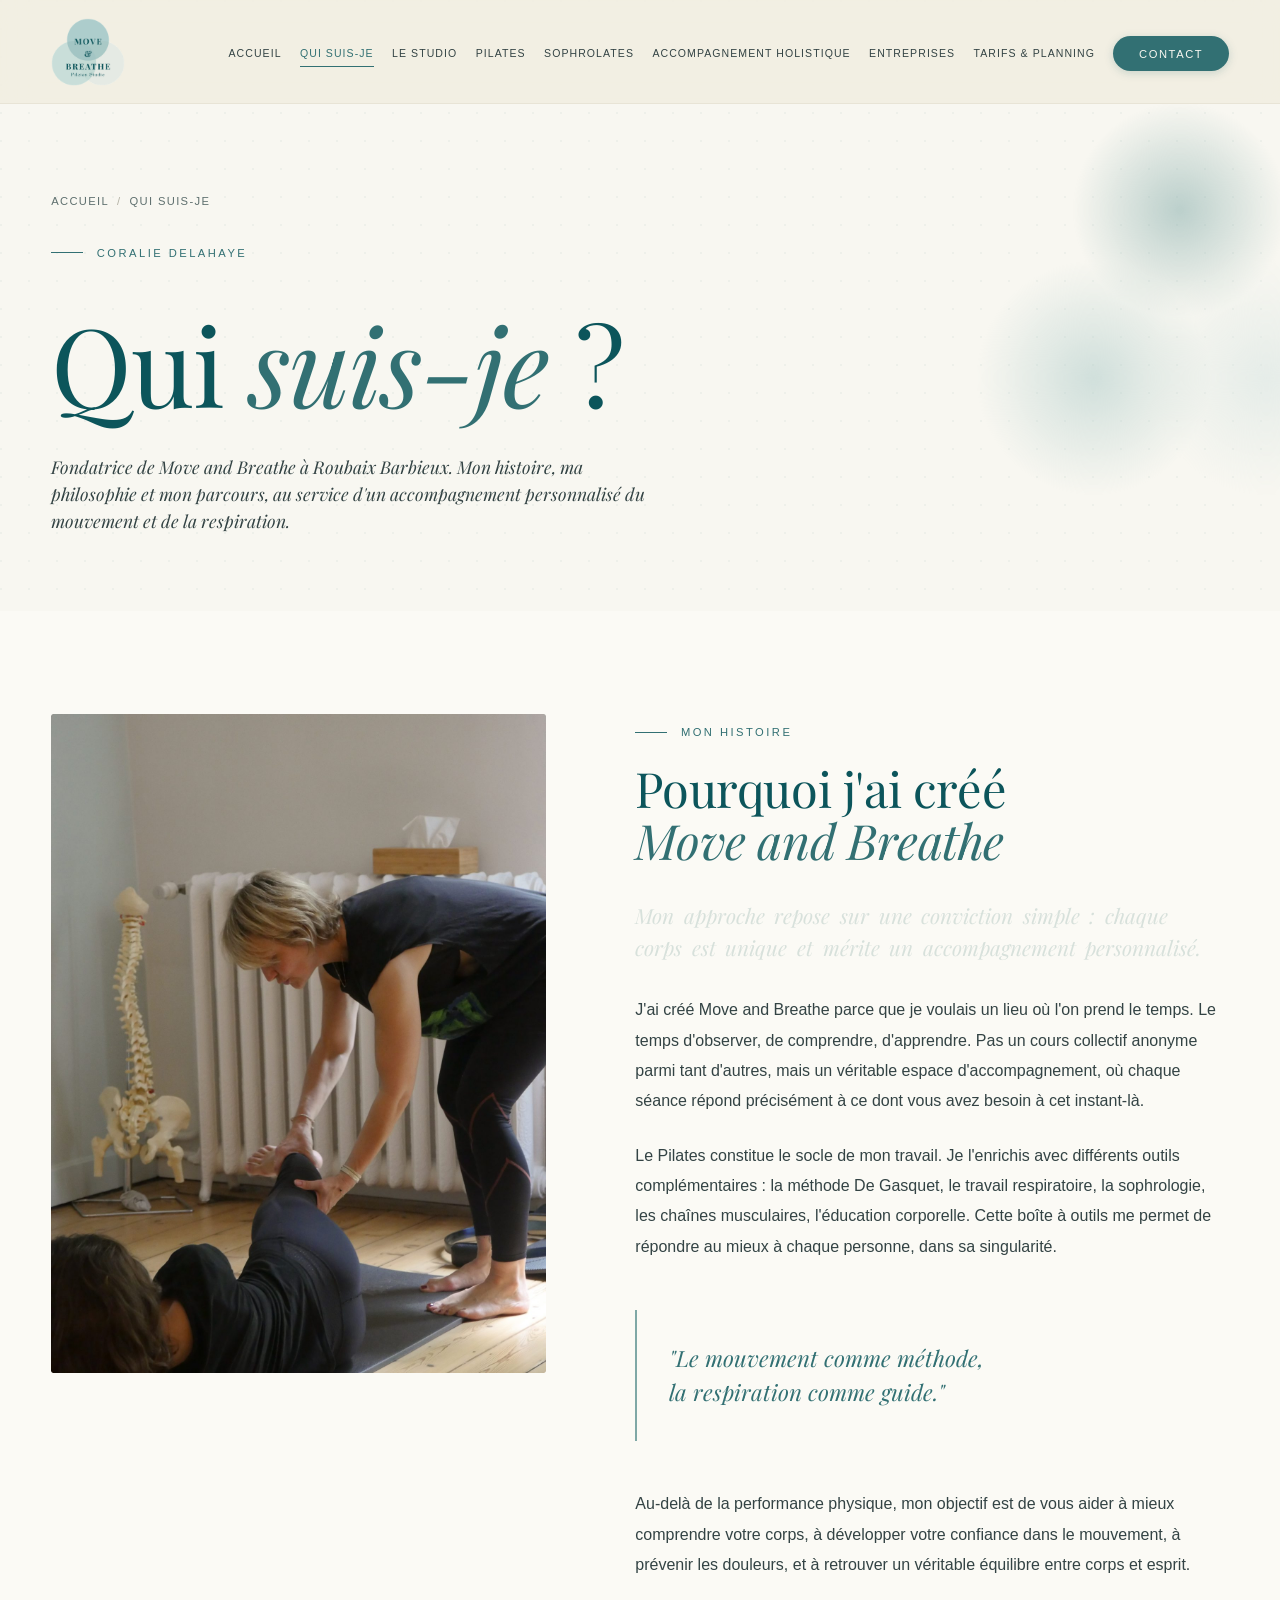
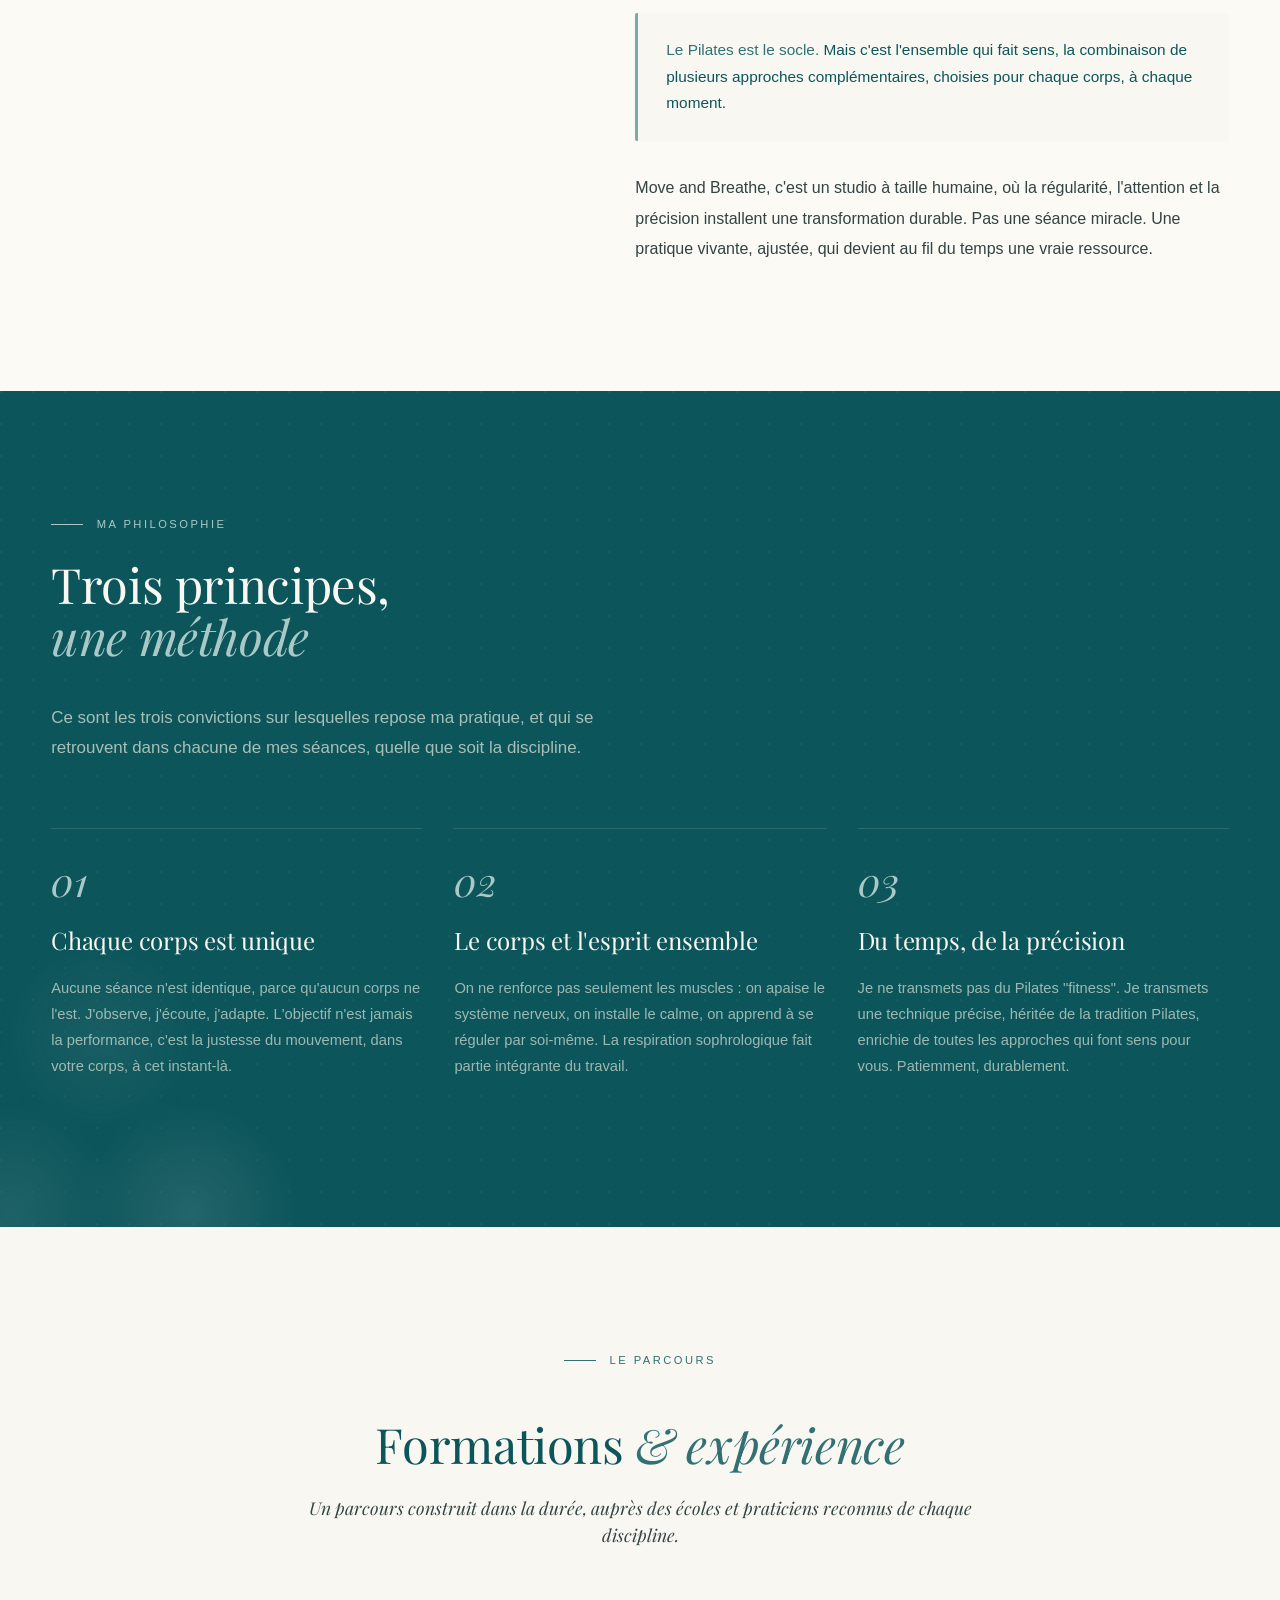
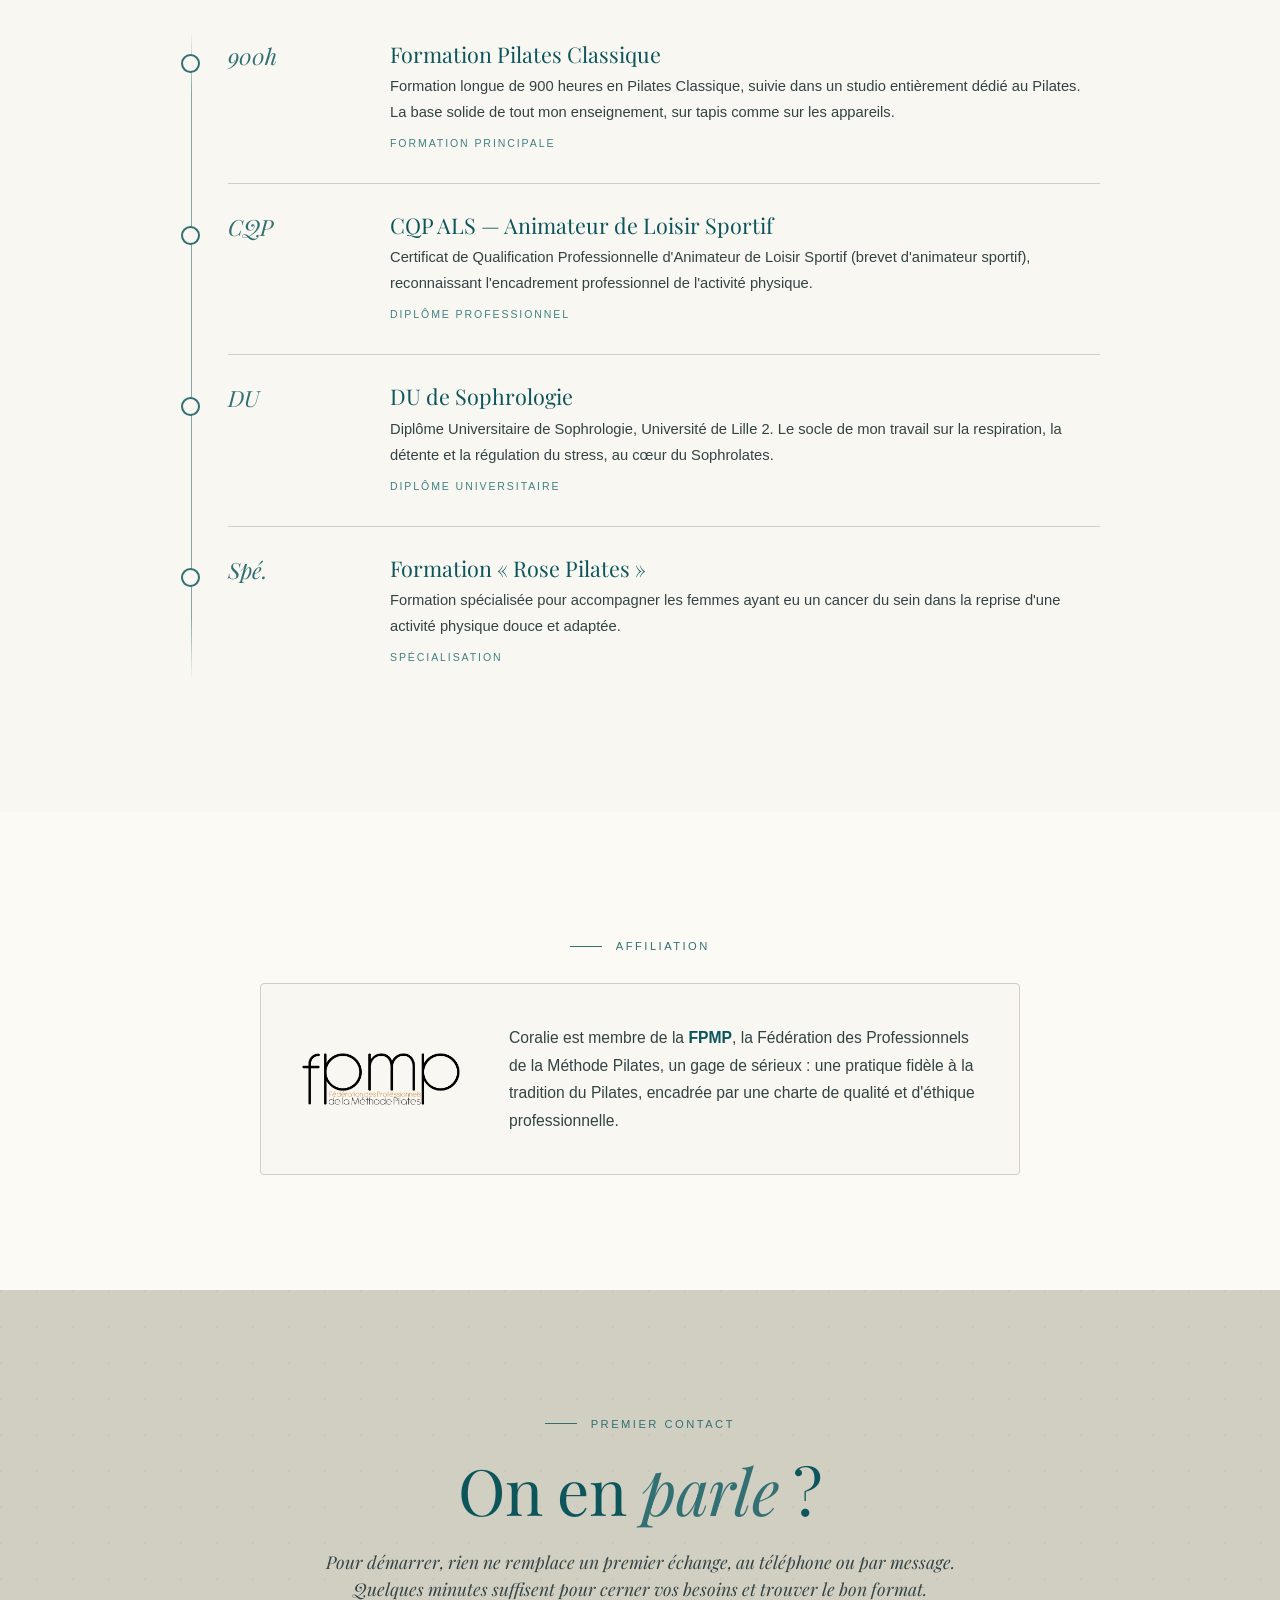
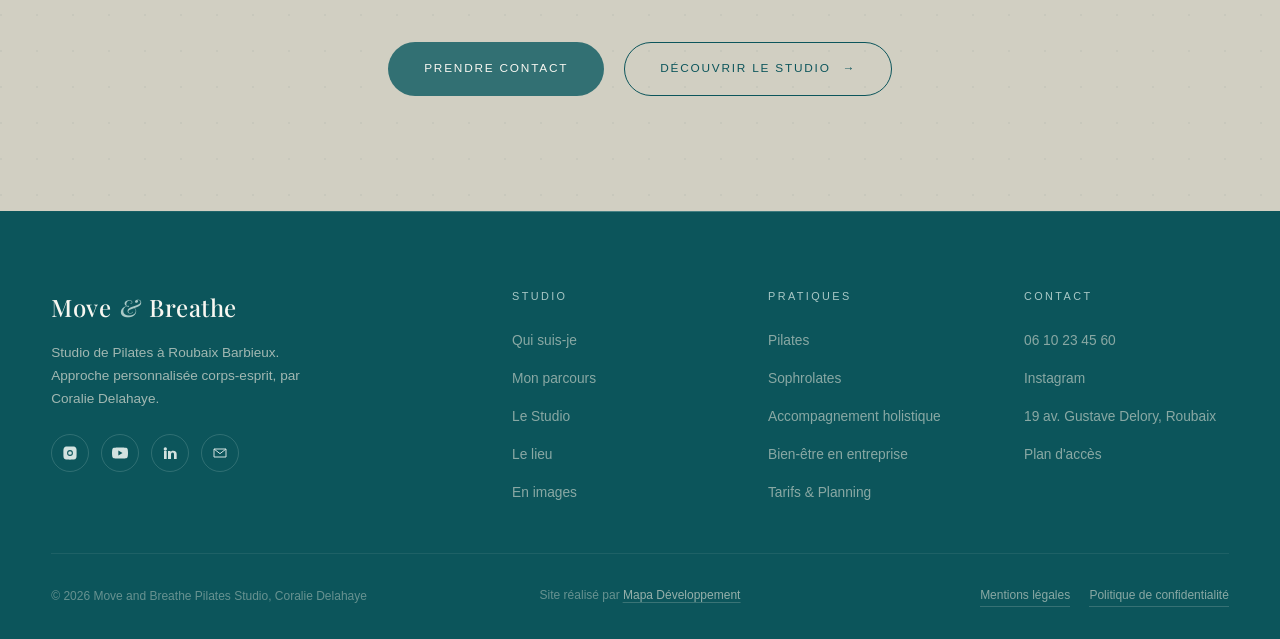
<file: qui-suis-je.html>
<!DOCTYPE html>
<html lang="fr">
<head>
<meta charset="UTF-8">
<meta name="viewport" content="width=device-width, initial-scale=1.0">
<link rel="icon" type="image/png" href="assets/img/favicon.png">
<link rel="apple-touch-icon" href="assets/img/apple-touch-icon.png">
<title>Qui suis-je, Coralie Delahaye · Move and Breathe Pilates Studio</title>
<meta name="description" content="Qui suis-je : Coralie Delahaye, fondatrice de Move and Breathe à Roubaix Barbieux. Mon histoire, ma philosophie et mon parcours : Pilates classique, méthode De Gasquet, Sophrolates, sophrologie. Approche personnalisée corps-esprit.">
<meta name="keywords" content="Coralie Delahaye, professeur pilates Lille, sophrologue Roubaix, parcours, formation pilates, méthode De Gasquet">
<link rel="canonical" href="https://moveandbreathelille.fr/qui-suis-je.html">

<meta property="og:type" content="profile">
<meta property="og:title" content="Qui suis-je, Coralie Delahaye · Move and Breathe">
<meta property="og:description" content="L'histoire, la philosophie et le parcours de Coralie Delahaye, fondatrice de Move and Breathe à Roubaix Barbieux.">
<meta property="og:url" content="https://moveandbreathelille.fr/qui-suis-je.html">

<link rel="preconnect" href="https://fonts.googleapis.com">
<link rel="preconnect" href="https://fonts.gstatic.com" crossorigin>
<link href="https://fonts.googleapis.com/css2?family=Playfair+Display:ital,wght@0,400;0,500;0,600;0,700;1,400;1,500;1,600&display=swap" rel="stylesheet">
<link rel="stylesheet" href="styles.css">

<style>
  /* ==== PORTRAIT ==== */
  .portrait {
    background: var(--cream-soft);
    padding: clamp(4rem, 8vw, 7rem) 0;
  }
  .portrait-grid {
    display: grid;
    grid-template-columns: 1fr 1.2fr;
    gap: clamp(3rem, 7vw, 7rem);
    align-items: start;
  }
  .portrait-image {
    position: sticky;
    top: 6rem;
    aspect-ratio: 3/4;
    border-radius: 2px;
    overflow: hidden;
  }
  .portrait-image .img-panel-placeholder {
    background: linear-gradient(165deg, var(--teal-deep) 0%, var(--teal) 60%, var(--teal-mid) 100%);
  }
  .portrait-text .h-2 { margin-bottom: 2rem; margin-top: 1.25rem; }
  .portrait-paragraph {
    font-size: 1rem;
    line-height: 1.9;
    color: var(--ink-soft);
    margin-bottom: 1.5rem;
  }
  .portrait-paragraph.lede {
    font-family: var(--serif);
    font-style: italic;
    font-size: 1.3rem;
    line-height: 1.55;
    color: var(--teal-deep);
    margin-bottom: 2rem;
    font-weight: 400;
  }
  .portrait-quote {
    margin: 3rem 0;
    padding: 2rem 0 2rem 2rem;
    border-left: 2px solid var(--sage-deep);
    font-family: var(--serif);
    font-style: italic;
    font-size: 1.4rem;
    line-height: 1.5;
    color: var(--teal);
  }
  .portrait-highlight {
    background: var(--cream);
    padding: 1.5rem 1.75rem;
    border-radius: 2px;
    border-left: 3px solid var(--sage-deep);
    margin: 2rem 0;
    font-size: 0.96rem;
    line-height: 1.75;
    color: var(--teal-deep);
  }
  .portrait-highlight strong { color: var(--teal); font-weight: 500; }

  /* ==== PHILOSOPHIE ==== */
  .philosophy {
    background: var(--teal-deep);
    color: var(--cream);
    position: relative;
    overflow: hidden;
  }
  .philosophy::before {
    content: '';
    position: absolute;
    inset: 0;
    background-image: radial-gradient(circle at 1px 1px, rgba(220, 227, 214, 0.05) 1px, transparent 0);
    background-size: 32px 32px;
  }
  .philosophy-circles-bg {
    position: absolute;
    top: 50%; left: -150px;
    transform: translateY(-50%);
    width: 500px; height: 500px;
    background:
      radial-gradient(circle at 50% 30%, var(--sage-deep) 0%, transparent 24%),
      radial-gradient(circle at 32% 65%, var(--sage) 0%, transparent 24%),
      radial-gradient(circle at 68% 65%, var(--sage-pale) 0%, transparent 24%);
    opacity: 0.12;
    pointer-events: none;
  }
  .philosophy .container { position: relative; z-index: 1; }
  .philosophy .eyebrow { color: var(--sage); }
  .philosophy .eyebrow::before { background: var(--sage); }
  .philosophy h2 { color: var(--cream); margin: 1.5rem 0 2.5rem; }
  .philosophy h2 em { color: var(--sage); }
  .values-grid {
    display: grid;
    grid-template-columns: repeat(3, 1fr);
    gap: 2rem;
    margin-top: 4rem;
  }
  .value-card {
    padding: 2rem 0;
    border-top: 1px solid rgba(220, 227, 214, 0.15);
  }
  .value-num {
    font-family: var(--serif);
    font-style: italic;
    font-size: 2.5rem;
    color: var(--sage);
    line-height: 1;
    margin-bottom: 1.25rem;
    display: block;
  }
  .value-title {
    font-family: var(--serif);
    font-size: 1.5rem;
    font-weight: 400;
    color: var(--cream);
    margin-bottom: 1rem;
    letter-spacing: -0.01em;
  }
  .value-text {
    font-size: 0.92rem;
    line-height: 1.75;
    color: rgba(220, 227, 214, 0.7);
  }

  /* ==== PARCOURS / TIMELINE ==== */
  .parcours { background: var(--cream); position: relative; }
  .parcours-list {
    max-width: 920px;
    margin: 0 auto;
    list-style: none;
    position: relative;
    padding-left: 3rem;
  }
  .parcours-list::before {
    content: '';
    position: absolute;
    left: 0.7rem; top: 1rem; bottom: 1rem;
    width: 1px;
    background: linear-gradient(180deg, transparent, var(--sage-deep) 10%, var(--sage-deep) 90%, transparent);
  }
  .parcours-item {
    position: relative;
    padding: 1.75rem 0;
    border-bottom: 1px solid var(--beige);
    display: grid;
    grid-template-columns: 130px 1fr;
    gap: 2rem;
    align-items: start;
  }
  .parcours-item:last-child { border-bottom: none; }
  .parcours-item::before {
    content: '';
    position: absolute;
    left: -2.92rem;
    top: 2.6rem;
    width: 15px; height: 15px;
    background: var(--cream);
    border: 2px solid var(--teal);
    border-radius: 50%;
    z-index: 1;
  }
  .parcours-year {
    font-family: var(--serif);
    font-style: italic;
    font-size: 1.4rem;
    color: var(--teal);
    line-height: 1;
    padding-top: 0.25rem;
  }
  .parcours-title {
    font-family: var(--serif);
    font-size: 1.35rem;
    font-weight: 400;
    color: var(--teal-deep);
    margin-bottom: 0.4rem;
    line-height: 1.25;
  }
  .parcours-desc {
    font-size: 0.92rem;
    line-height: 1.75;
    color: var(--ink-soft);
  }
  .parcours-tag {
    display: inline-block;
    font-size: 0.66rem;
    letter-spacing: 0.18em;
    text-transform: uppercase;
    color: var(--teal-mid);
    margin-top: 0.6rem;
  }

  /* ==== AFFILIATION ==== */
  .affiliation { background: var(--cream-soft); }
  .affiliation-inner { max-width: 760px; margin: 0 auto; text-align: center; }
  .affiliation-card {
    margin-top: 1.75rem;
    display: flex;
    align-items: center;
    gap: clamp(1.5rem, 4vw, 3rem);
    justify-content: center;
    background: var(--cream);
    border: 1px solid var(--beige);
    border-radius: 4px;
    padding: clamp(1.75rem, 4vw, 2.5rem);
    text-align: left;
  }
  .affiliation-logo { width: clamp(110px, 18vw, 160px); height: auto; flex-shrink: 0; }
  .affiliation-text { font-size: 0.98rem; line-height: 1.75; color: var(--ink-soft); }
  .affiliation-text strong { color: var(--teal-deep); font-weight: 600; }
  @media (max-width: 600px) {
    .affiliation-card { flex-direction: column; text-align: center; }
  }

  /* ==== CTA ==== */
  .studio-cta {
    background: var(--beige);
    text-align: center;
    position: relative;
    overflow: hidden;
  }
  .studio-cta::before {
    content: '';
    position: absolute;
    inset: 0;
    background-image: radial-gradient(circle at 1px 1px, rgba(30, 72, 71, 0.1) 1px, transparent 0);
    background-size: 36px 36px;
    opacity: 0.5;
  }
  .studio-cta .container { position: relative; z-index: 1; }
  .studio-cta-inner { max-width: 680px; margin: 0 auto; }
  .studio-cta h2 { margin: 1.5rem 0 1.5rem; }
  .studio-cta-actions {
    display: flex;
    gap: 1.25rem;
    justify-content: center;
    margin-top: 2.5rem;
    flex-wrap: wrap;
  }

  @media (max-width: 980px) {
    .portrait-grid { grid-template-columns: 1fr; }
    .portrait-image { position: relative; top: 0; max-width: 460px; margin: 0 auto; }
    .values-grid { grid-template-columns: 1fr; gap: 0; }
    .value-card { padding: 1.75rem 0; }
    .parcours-list { padding-left: 2rem; }
    .parcours-item { grid-template-columns: 1fr; gap: 0.5rem; }
    .parcours-year { font-size: 1.2rem; }
    .parcours-item::before { left: -1.92rem; top: 1.9rem; }
  }
</style>

<script type="application/ld+json">
{
  "@context": "https://schema.org",
  "@type": "Person",
  "name": "Coralie Delahaye",
  "jobTitle": "Instructrice Pilates & Sophrologue",
  "worksFor": {"@type":"Organization","name":"Move and Breathe Pilates Studio"},
  "url": "https://moveandbreathelille.fr/qui-suis-je.html",
  "hasCredential": [
    {"@type":"EducationalOccupationalCredential","name":"Pilates classique, formation longue 900h"},
    {"@type":"EducationalOccupationalCredential","name":"Sophrolates"},
    {"@type":"EducationalOccupationalCredential","name":"Méthode Bernadette De Gasquet"},
    {"@type":"EducationalOccupationalCredential","name":"Sophrologie"}
  ]
}
</script>
</head>

<body>

<!-- NAV -->
<nav class="nav" aria-label="Navigation principale">
  <div class="nav-inner">
    <a href="index.html" class="logo-mark" aria-label="Move and Breathe Pilates Studio">
        <img src="assets/img/logo-officiel.png" alt="Move and Breathe Pilates Studio" class="logo-img">
      </a>
    <button class="nav-burger" aria-label="Ouvrir le menu" aria-expanded="false">
      <span></span><span></span><span></span>
    </button>
    <ul class="nav-links">
      <li><a href="index.html">Accueil</a></li>
      <li><a href="qui-suis-je.html">Qui suis-je</a></li>
      <li><a href="le-studio.html">Le Studio</a></li>
      <li><a href="pilates.html">Pilates</a></li>
      <li><a href="sophrolates.html">Sophrolates</a></li>
      <li><a href="accompagnement.html">Accompagnement holistique</a></li>
      <li><a href="entreprises.html">Entreprises</a></li>
      <li><a href="tarifs.html">Tarifs &amp; Planning</a></li>
      <li><a href="contact.html" class="nav-cta">Contact</a></li>
    </ul>
  </div>
</nav>

<!-- HEADER -->
<header class="page-header">
  <div class="container">
    <div class="page-header-inner reveal">
      <div class="breadcrumb">
        <a href="index.html">Accueil</a>
        <span class="breadcrumb-sep">/</span>
        <span>Qui suis-je</span>
      </div>
      <div class="eyebrow">Coralie Delahaye</div>
      <h1 class="h-mega mt-2">
        Qui <em>suis-je</em> ?
      </h1>
      <p class="lede mt-3">
        Fondatrice de Move and Breathe à Roubaix Barbieux. Mon histoire, ma philosophie et mon parcours, au service d'un accompagnement personnalisé du mouvement et de la respiration.
      </p>
    </div>
  </div>
</header>

<!-- PORTRAIT -->
<section class="portrait" id="histoire">
  <div class="container">
    <div class="portrait-grid">
      <div class="portrait-image reveal">
        <div class="img-panel">
          <img src="assets/img/coralie-correction.jpg" alt="Coralie Delahaye, fondatrice de Move and Breathe Pilates Studio, en séance d'accompagnement" loading="lazy">
        </div>
      </div>
      <div class="portrait-text reveal reveal-delay-1">
        <div class="eyebrow">Mon histoire</div>
        <h2 class="h-2">Pourquoi j'ai créé<br><em>Move and Breathe</em></h2>
        <p class="portrait-paragraph lede scroll-reveal-text serif">
          Mon approche repose sur une conviction simple : chaque corps est unique et mérite un accompagnement personnalisé.
        </p>
        <p class="portrait-paragraph">
          J'ai créé Move and Breathe parce que je voulais un lieu où l'on prend le temps. Le temps d'observer, de comprendre, d'apprendre. Pas un cours collectif anonyme parmi tant d'autres, mais un véritable espace d'accompagnement, où chaque séance répond précisément à ce dont vous avez besoin à cet instant-là.
        </p>
        <p class="portrait-paragraph">
          Le Pilates constitue le socle de mon travail. Je l'enrichis avec différents outils complémentaires : la méthode De Gasquet, le travail respiratoire, la sophrologie, les chaînes musculaires, l'éducation corporelle. Cette boîte à outils me permet de répondre au mieux à chaque personne, dans sa singularité.
        </p>
        <div class="portrait-quote">
          "Le mouvement comme méthode,<br>la respiration comme guide."
        </div>
        <p class="portrait-paragraph">
          Au-delà de la performance physique, mon objectif est de vous aider à mieux comprendre votre corps, à développer votre confiance dans le mouvement, à prévenir les douleurs, et à retrouver un véritable équilibre entre corps et esprit.
        </p>
        <div class="portrait-highlight">
          <strong>Le Pilates est le socle.</strong> Mais c'est l'ensemble qui fait sens, la combinaison de plusieurs approches complémentaires, choisies pour chaque corps, à chaque moment.
        </div>
        <p class="portrait-paragraph">
          Move and Breathe, c'est un studio à taille humaine, où la régularité, l'attention et la précision installent une transformation durable. Pas une séance miracle. Une pratique vivante, ajustée, qui devient au fil du temps une vraie ressource.
        </p>
      </div>
    </div>
  </div>
</section>

<!-- PHILOSOPHIE -->
<section class="philosophy" id="philosophie">
  <div class="philosophy-circles-bg" aria-hidden="true" data-parallax="0.15"></div>
  <div class="container">
    <div class="reveal" style="max-width: 720px;">
      <div class="eyebrow">Ma philosophie</div>
      <h2 class="h-2">Trois principes,<br><em>une méthode</em></h2>
      <p class="body-text" style="color: rgba(220, 227, 214, 0.75); max-width: 580px;">
        Ce sont les trois convictions sur lesquelles repose ma pratique, et qui se retrouvent dans chacune de mes séances, quelle que soit la discipline.
      </p>
    </div>
    <div class="values-grid">
      <div class="value-card reveal reveal-delay-1">
        <span class="value-num">01</span>
        <h3 class="value-title">Chaque corps est unique</h3>
        <p class="value-text">Aucune séance n'est identique, parce qu'aucun corps ne l'est. J'observe, j'écoute, j'adapte. L'objectif n'est jamais la performance, c'est la justesse du mouvement, dans votre corps, à cet instant-là.</p>
      </div>
      <div class="value-card reveal reveal-delay-2">
        <span class="value-num">02</span>
        <h3 class="value-title">Le corps et l'esprit ensemble</h3>
        <p class="value-text">On ne renforce pas seulement les muscles : on apaise le système nerveux, on installe le calme, on apprend à se réguler par soi-même. La respiration sophrologique fait partie intégrante du travail.</p>
      </div>
      <div class="value-card reveal reveal-delay-3">
        <span class="value-num">03</span>
        <h3 class="value-title">Du temps, de la précision</h3>
        <p class="value-text">Je ne transmets pas du Pilates "fitness". Je transmets une technique précise, héritée de la tradition Pilates, enrichie de toutes les approches qui font sens pour vous. Patiemment, durablement.</p>
      </div>
    </div>
  </div>
</section>

<!-- PARCOURS -->
<section class="parcours" id="parcours">
  <div class="container">
    <div class="section-head center reveal">
      <div class="eyebrow center">Le parcours</div>
      <h2 class="h-2 mt-2">Formations <em>&amp; expérience</em></h2>
      <p class="lede mt-2">Un parcours construit dans la durée, auprès des écoles et praticiens reconnus de chaque discipline.</p>
    </div>

    <ol class="parcours-list">
      <li class="parcours-item reveal">
        <div class="parcours-year">900h</div>
        <div>
          <h3 class="parcours-title">Formation Pilates Classique</h3>
          <p class="parcours-desc">Formation longue de 900 heures en Pilates Classique, suivie dans un studio entièrement dédié au Pilates. La base solide de tout mon enseignement, sur tapis comme sur les appareils.</p>
          <span class="parcours-tag">Formation principale</span>
        </div>
      </li>
      <li class="parcours-item reveal reveal-delay-1">
        <div class="parcours-year">CQP</div>
        <div>
          <h3 class="parcours-title">CQP ALS — Animateur de Loisir Sportif</h3>
          <p class="parcours-desc">Certificat de Qualification Professionnelle d'Animateur de Loisir Sportif (brevet d'animateur sportif), reconnaissant l'encadrement professionnel de l'activité physique.</p>
          <span class="parcours-tag">Diplôme professionnel</span>
        </div>
      </li>
      <li class="parcours-item reveal reveal-delay-2">
        <div class="parcours-year">DU</div>
        <div>
          <h3 class="parcours-title">DU de Sophrologie</h3>
          <p class="parcours-desc">Diplôme Universitaire de Sophrologie, Université de Lille 2. Le socle de mon travail sur la respiration, la détente et la régulation du stress, au cœur du Sophrolates.</p>
          <span class="parcours-tag">Diplôme universitaire</span>
        </div>
      </li>
      <li class="parcours-item reveal reveal-delay-3">
        <div class="parcours-year">Spé.</div>
        <div>
          <h3 class="parcours-title">Formation « Rose Pilates »</h3>
          <p class="parcours-desc">Formation spécialisée pour accompagner les femmes ayant eu un cancer du sein dans la reprise d'une activité physique douce et adaptée.</p>
          <span class="parcours-tag">Spécialisation</span>
        </div>
      </li>
    </ol>
  </div>
</section>

<!-- AFFILIATION -->
<section class="affiliation">
  <div class="container">
    <div class="affiliation-inner reveal">
      <div class="eyebrow center">Affiliation</div>
      <div class="affiliation-card">
        <img src="assets/img/fpmp-logo.png" alt="Fédération des Professionnels de la Méthode Pilates (FPMP)" class="affiliation-logo" loading="lazy" onerror="this.style.display='none'">
        <p class="affiliation-text">
          Coralie est membre de la <strong>FPMP</strong>, la Fédération des Professionnels de la Méthode Pilates, un gage de sérieux : une pratique fidèle à la tradition du Pilates, encadrée par une charte de qualité et d'éthique professionnelle.
        </p>
      </div>
    </div>
  </div>
</section>

<!-- CTA -->
<section class="studio-cta">
  <div class="container">
    <div class="studio-cta-inner reveal">
      <div class="eyebrow center">Premier contact</div>
      <h2 class="h-1">On en <em>parle</em> ?</h2>
      <p class="lede">Pour démarrer, rien ne remplace un premier échange, au téléphone ou par message. Quelques minutes suffisent pour cerner vos besoins et trouver le bon format.</p>
      <div class="studio-cta-actions">
        <a href="contact.html" class="btn btn-primary btn-magnetic">Prendre contact</a>
        <a href="le-studio.html" class="btn btn-outline">
          Découvrir le studio
          <span class="arrow">→</span>
        </a>
      </div>
    </div>
  </div>
</section>

<!-- FOOTER -->
<footer>
  <div class="container">
    <div class="footer-grid">
      <div>
        <div class="footer-brand">Move <span>&amp;</span> Breathe</div>
        <p class="footer-tagline">Studio de Pilates à Roubaix Barbieux. Approche personnalisée corps-esprit, par Coralie Delahaye.</p>
        <div class="footer-social">
          <a href="https://www.instagram.com/moveandbreathelille?utm_source=qr" target="_blank" rel="noopener" aria-label="Instagram">
            <svg viewBox="0 0 24 24" fill="currentColor"><path d="M12 2.2c3.2 0 3.6 0 4.8.1 1.2.1 1.8.2 2.2.4.6.2 1 .5 1.5.9.5.5.7.9.9 1.5.2.4.4 1 .4 2.2.1 1.3.1 1.6.1 4.8s0 3.6-.1 4.8c-.1 1.2-.2 1.8-.4 2.2-.2.6-.5 1-.9 1.5-.5.5-.9.7-1.5.9-.4.2-1 .4-2.2.4-1.3.1-1.6.1-4.8.1s-3.6 0-4.8-.1c-1.2-.1-1.8-.2-2.2-.4-.6-.2-1-.5-1.5-.9-.5-.5-.7-.9-.9-1.5-.2-.4-.4-1-.4-2.2-.1-1.3-.1-1.6-.1-4.8s0-3.6.1-4.8c.1-1.2.2-1.8.4-2.2.2-.6.5-1 .9-1.5.5-.5.9-.7 1.5-.9.4-.2 1-.4 2.2-.4 1.3-.1 1.6-.1 4.8-.1zm0 5.4a4.4 4.4 0 100 8.8 4.4 4.4 0 000-8.8zm0 7.2a2.8 2.8 0 110-5.6 2.8 2.8 0 010 5.6zm5.6-7.4a1 1 0 11-2.1 0 1 1 0 012.1 0z"/></svg>
          </a>
          <a href="https://www.youtube.com/@moveandbreathelille" target="_blank" rel="noopener" aria-label="YouTube">
            <svg viewBox="0 0 24 24" fill="currentColor"><path d="M23.5 6.2a3 3 0 00-2.1-2.1C19.5 3.6 12 3.6 12 3.6s-7.5 0-9.4.5A3 3 0 00.5 6.2 31.3 31.3 0 000 12a31.3 31.3 0 00.5 5.8 3 3 0 002.1 2.1c1.9.5 9.4.5 9.4.5s7.5 0 9.4-.5a3 3 0 002.1-2.1A31.3 31.3 0 0024 12a31.3 31.3 0 00-.5-5.8zM9.5 15.6V8.4l6.3 3.6-6.3 3.6z"/></svg>
          </a>
          <a href="https://www.linkedin.com/in/coralie-delahaye-3b2317172/" target="_blank" rel="noopener" aria-label="LinkedIn">
            <svg viewBox="0 0 24 24" fill="currentColor"><path d="M4.98 3.5a2.5 2.5 0 11-.02 5 2.5 2.5 0 01.02-5zM3 9h4v12H3V9zm6 0h3.8v1.7h.05c.53-1 1.83-2.05 3.77-2.05C20.6 8.65 22 10.5 22 14v7h-4v-6.2c0-1.5-.03-3.4-2.07-3.4-2.08 0-2.4 1.6-2.4 3.3V21H9V9z"/></svg>
          </a>
          <a href="mailto:moveandbreathelille@gmail.com" aria-label="Email">
            <svg viewBox="0 0 24 24" fill="none" stroke="currentColor" stroke-width="1.5"><path d="M3 6h18v12H3z"/><path d="M3 6l9 7 9-7"/></svg>
          </a>
        </div>
      </div>
      <div>
        <div class="footer-col-title">Studio</div>
        <ul class="footer-links">
          <li><a href="qui-suis-je.html">Qui suis-je</a></li>
          <li><a href="qui-suis-je.html#parcours">Mon parcours</a></li>
          <li><a href="le-studio.html">Le Studio</a></li>
          <li><a href="le-studio.html#lieu">Le lieu</a></li>
          <li><a href="le-studio.html#galerie">En images</a></li>
        </ul>
      </div>
      <div>
        <div class="footer-col-title">Pratiques</div>
        <ul class="footer-links">
          <li><a href="pilates.html">Pilates</a></li>
          <li><a href="sophrolates.html">Sophrolates</a></li>
          <li><a href="accompagnement.html">Accompagnement holistique</a></li>
          <li><a href="entreprises.html">Bien-être en entreprise</a></li>
          <li><a href="tarifs.html">Tarifs &amp; Planning</a></li>
        </ul>
      </div>
      <div>
        <div class="footer-col-title">Contact</div>
        <ul class="footer-links">
          <li><a href="tel:0610234560">06 10 23 45 60</a></li>
          <li><a href="https://www.instagram.com/moveandbreathelille?utm_source=qr" target="_blank" rel="noopener">Instagram</a></li>
          <li><a href="contact.html">19 av. Gustave Delory, Roubaix</a></li>
          <li><a href="contact.html#access">Plan d'accès</a></li>
        </ul>
      </div>
    </div>
    <div class="footer-bottom">
      <span>© <span data-year>2026</span> Move and Breathe Pilates Studio, Coralie Delahaye</span>
      <span class="footer-legal-links">
        <a href="mentions-legales.html">Mentions légales</a>
        <a href="politique-confidentialite.html">Politique de confidentialité</a>
      </span>
      <span class="footer-credit">Site réalisé par <a href="https://mapa-developpement.fr" target="_blank" rel="noopener">Mapa Développement</a></span>
    </div>
  </div>
</footer>

<script src="script.js"></script>
</body>
</html>
</file>
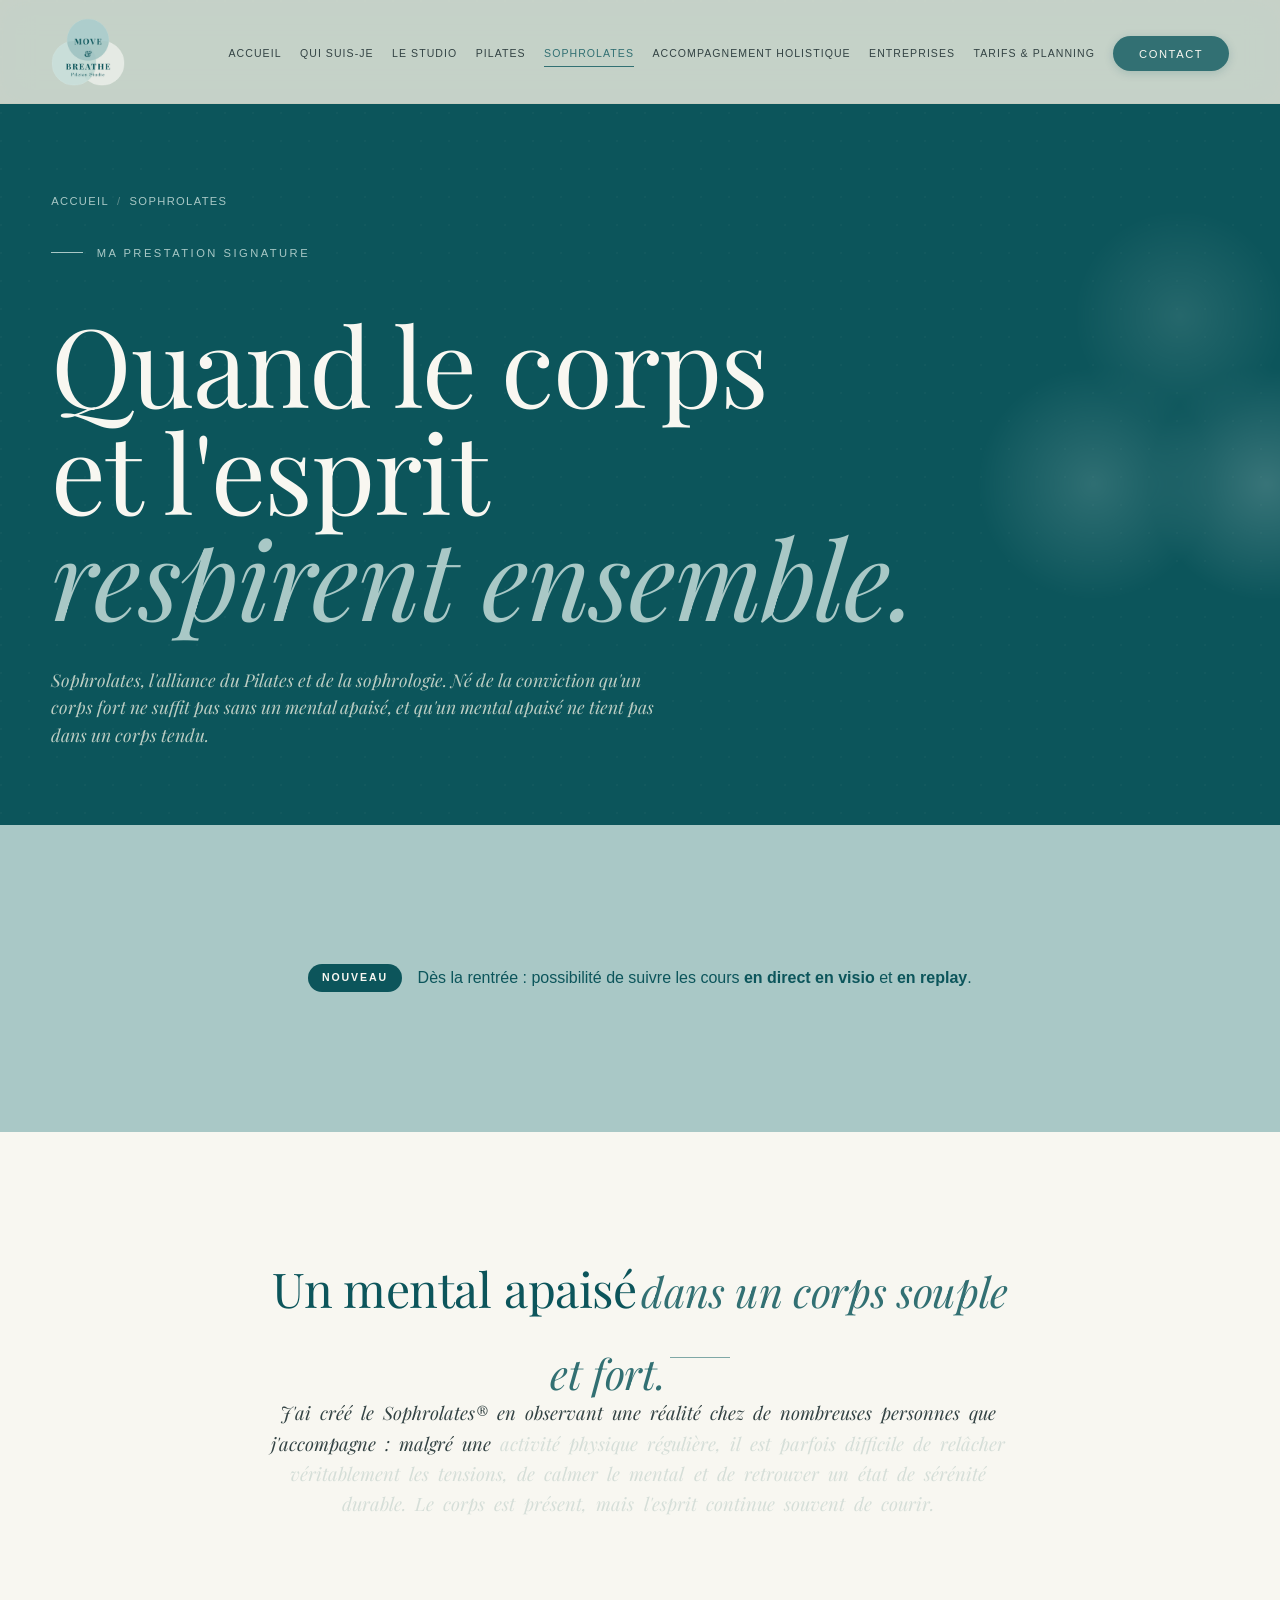
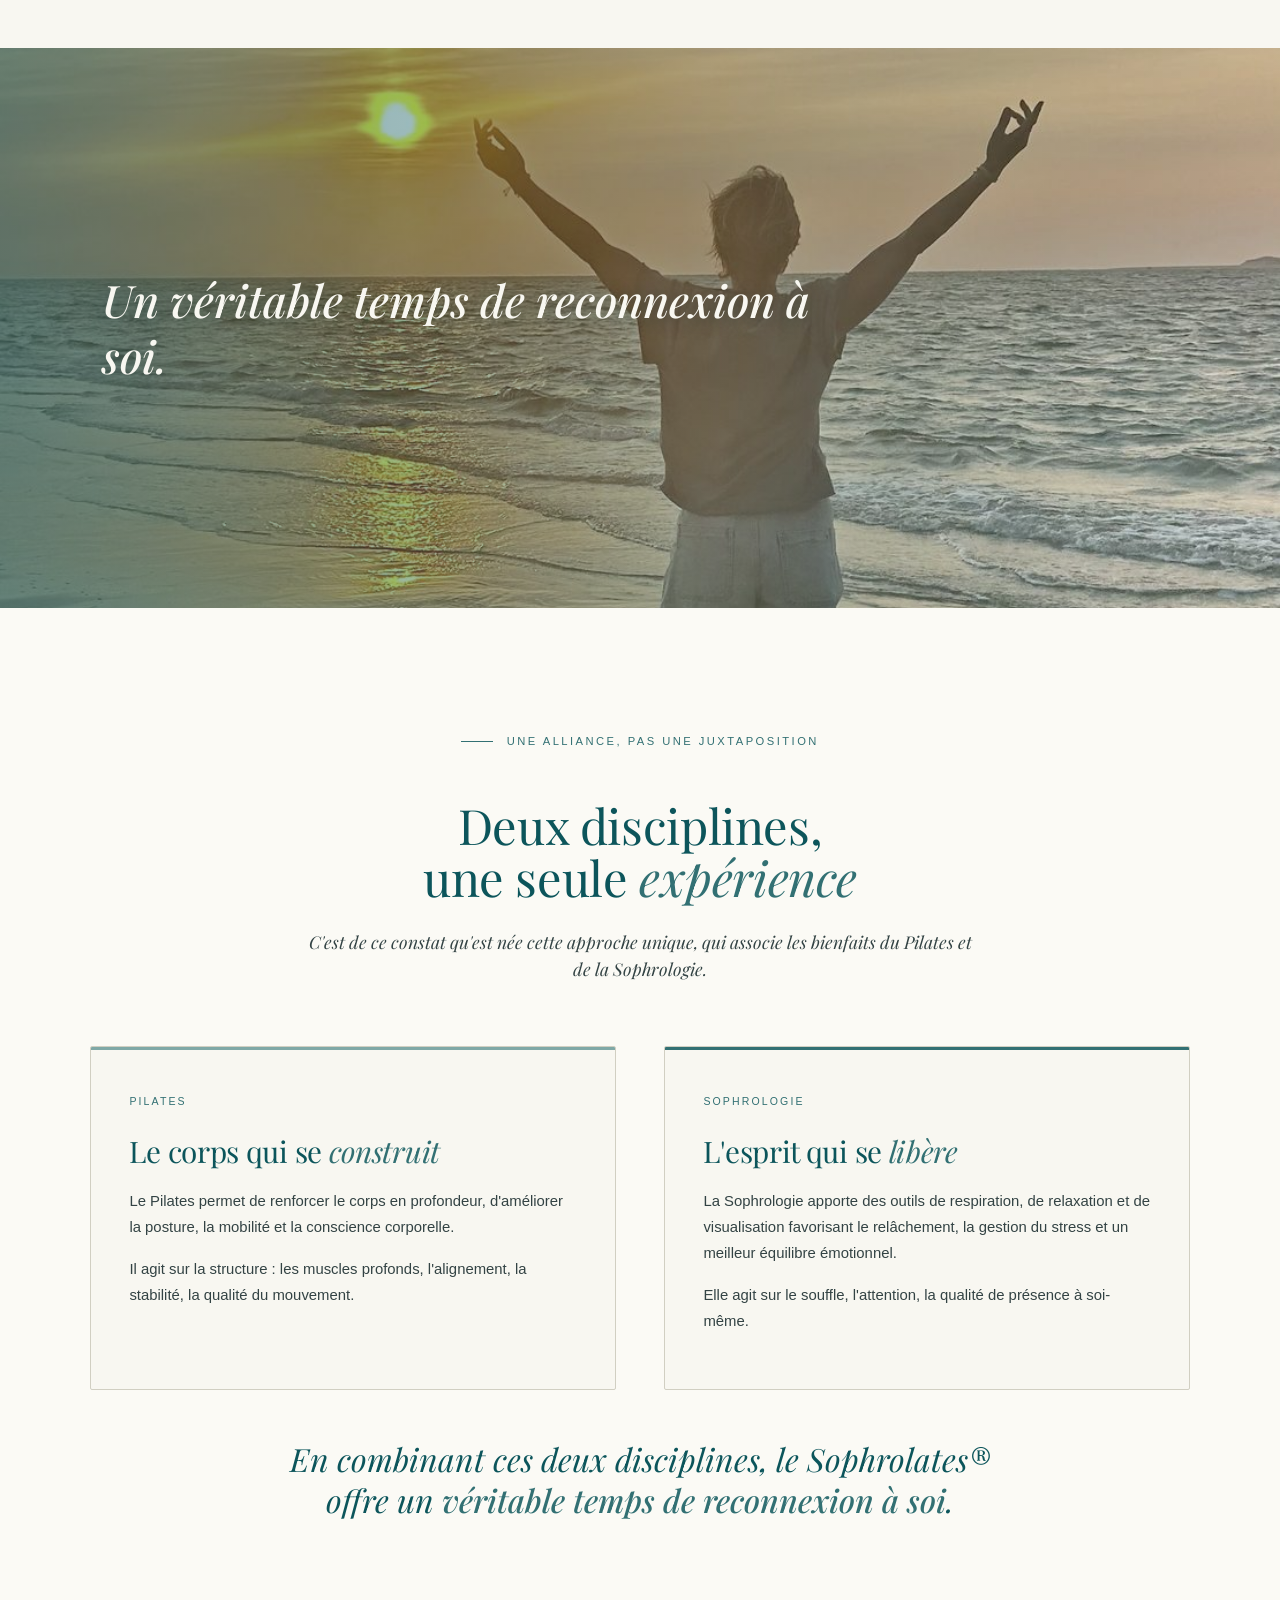
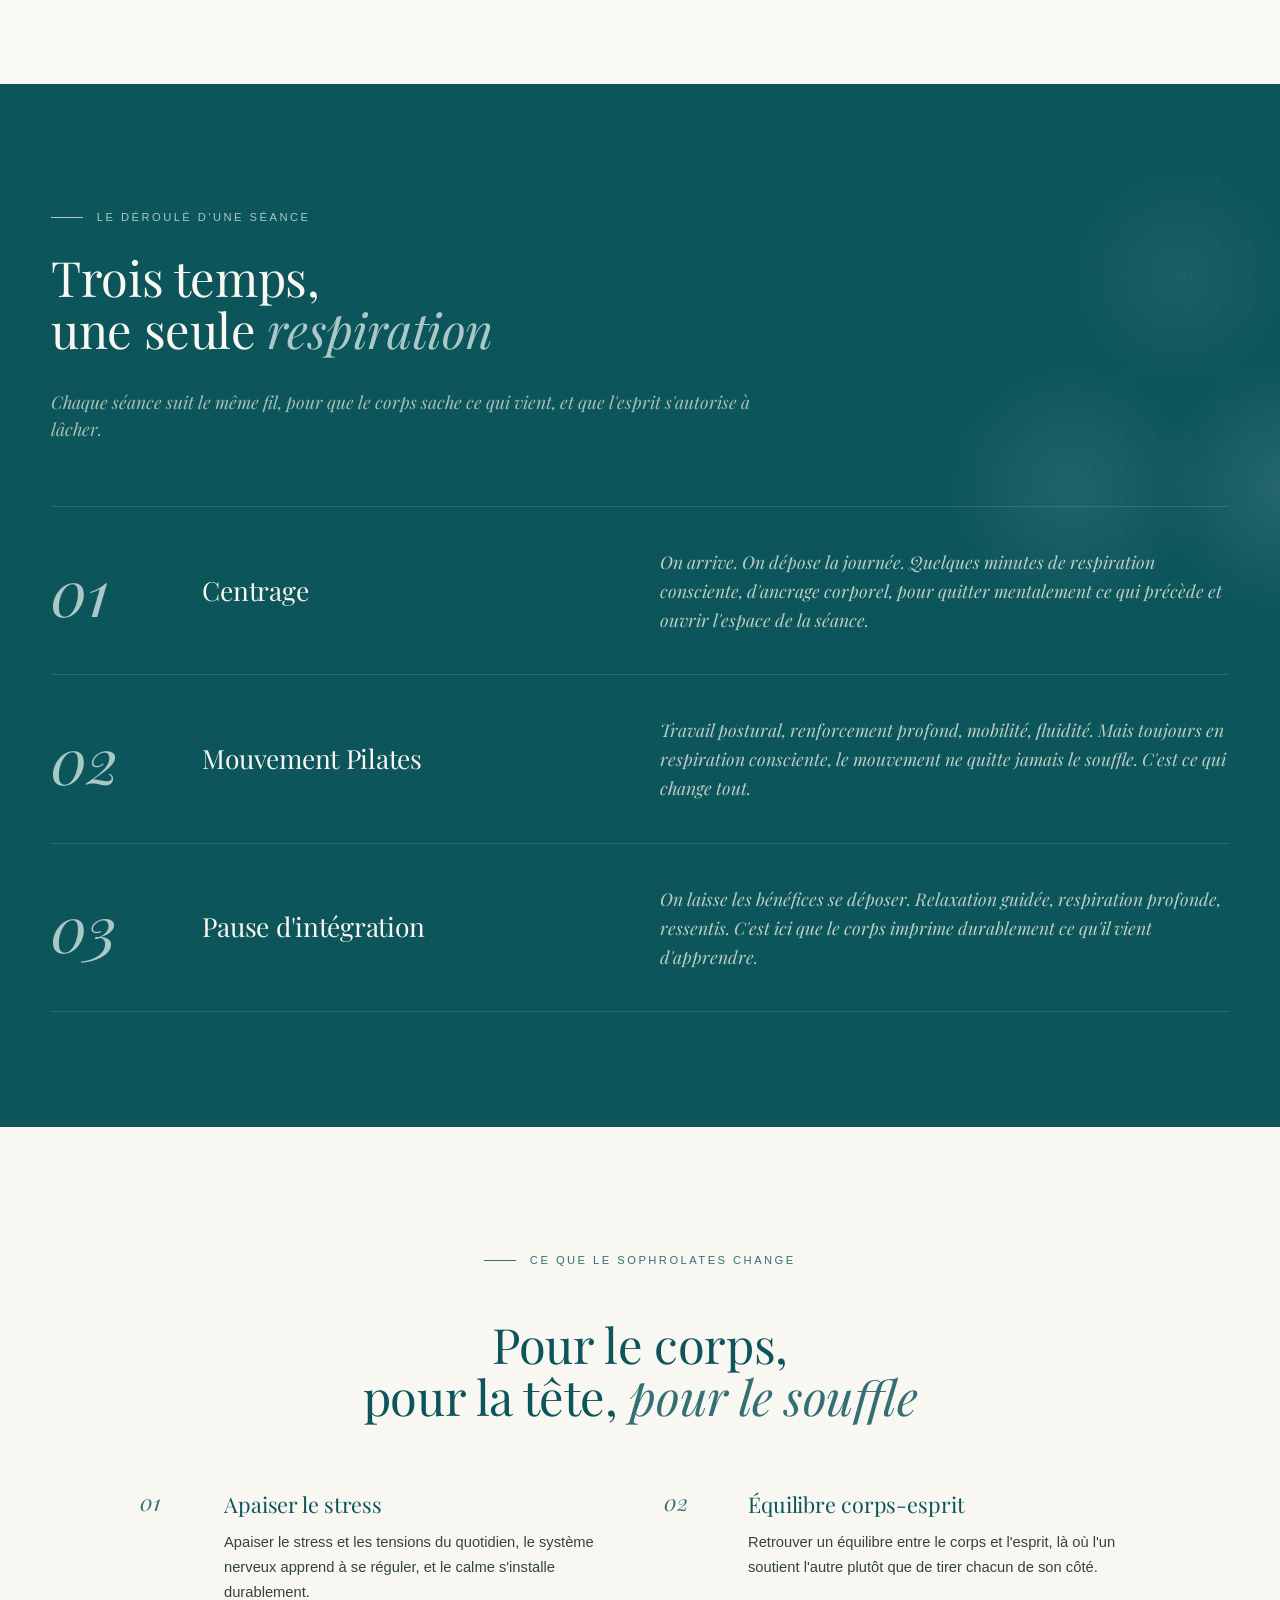
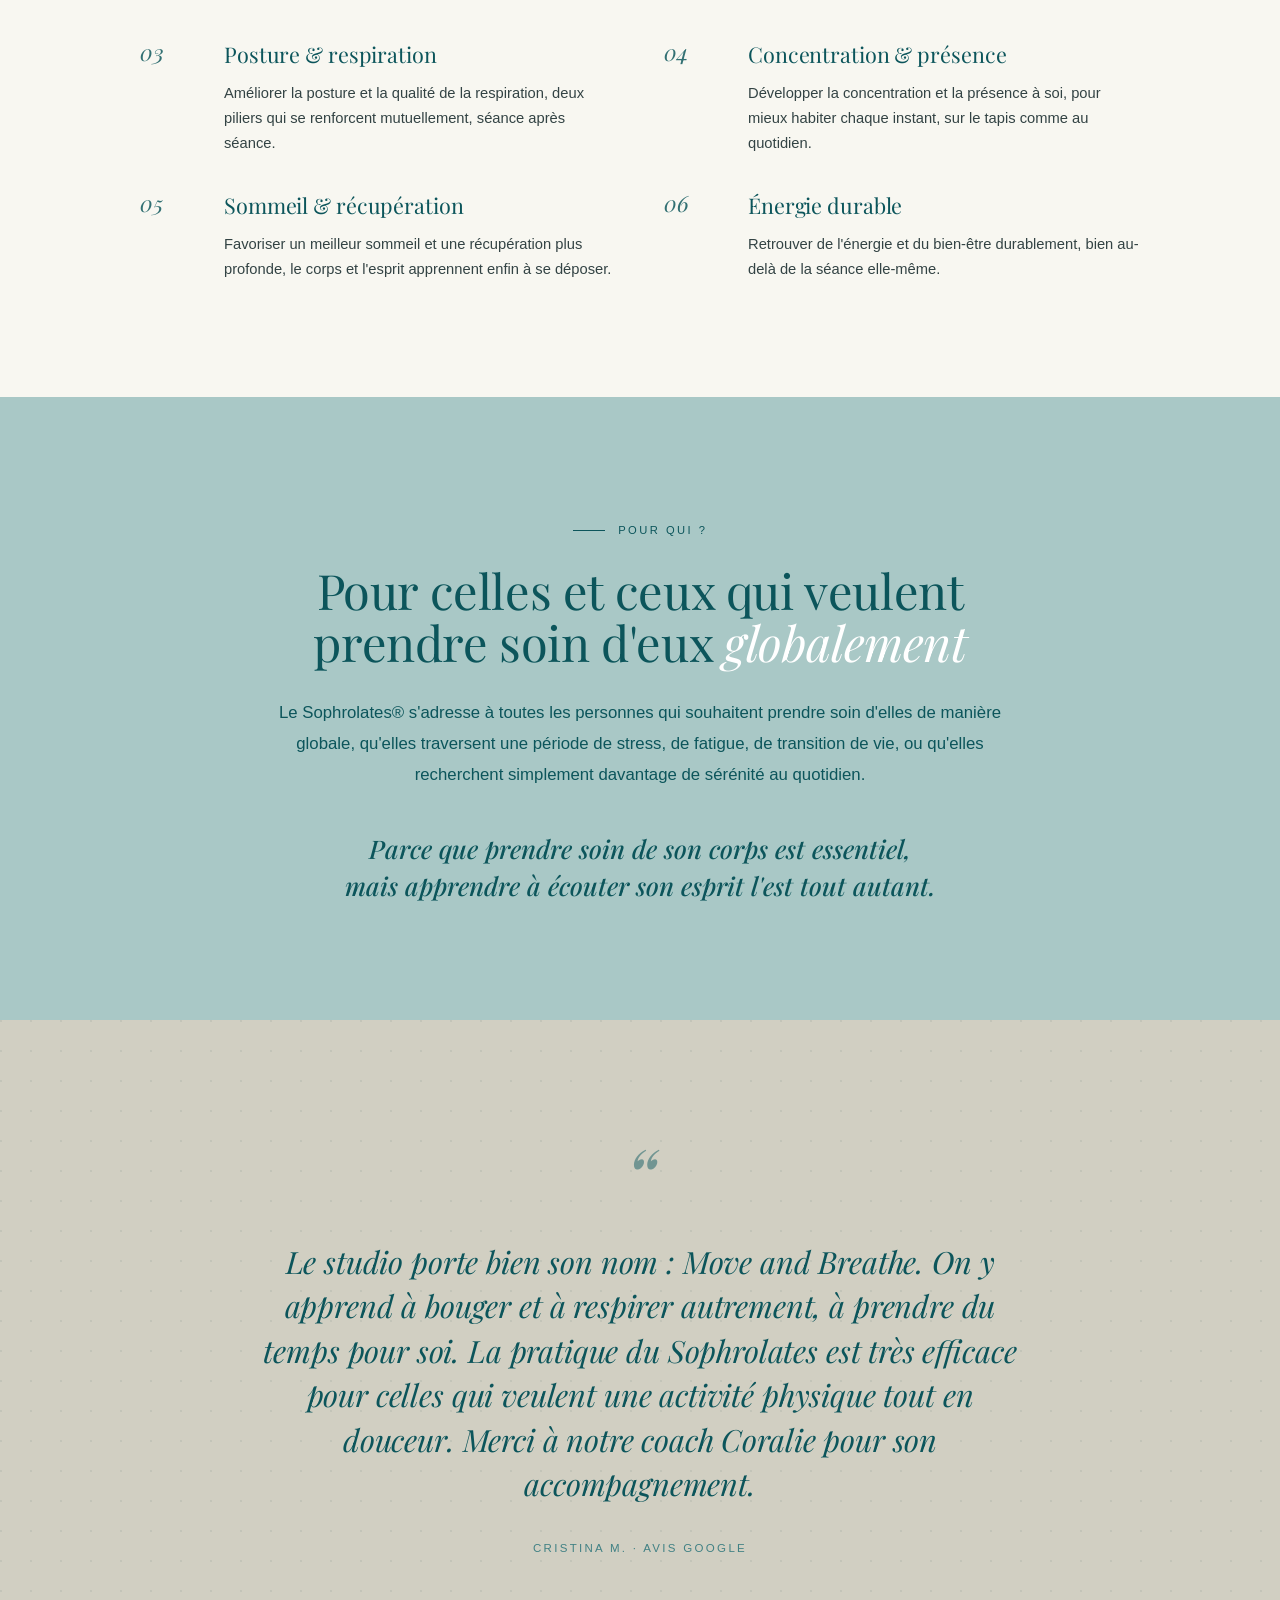
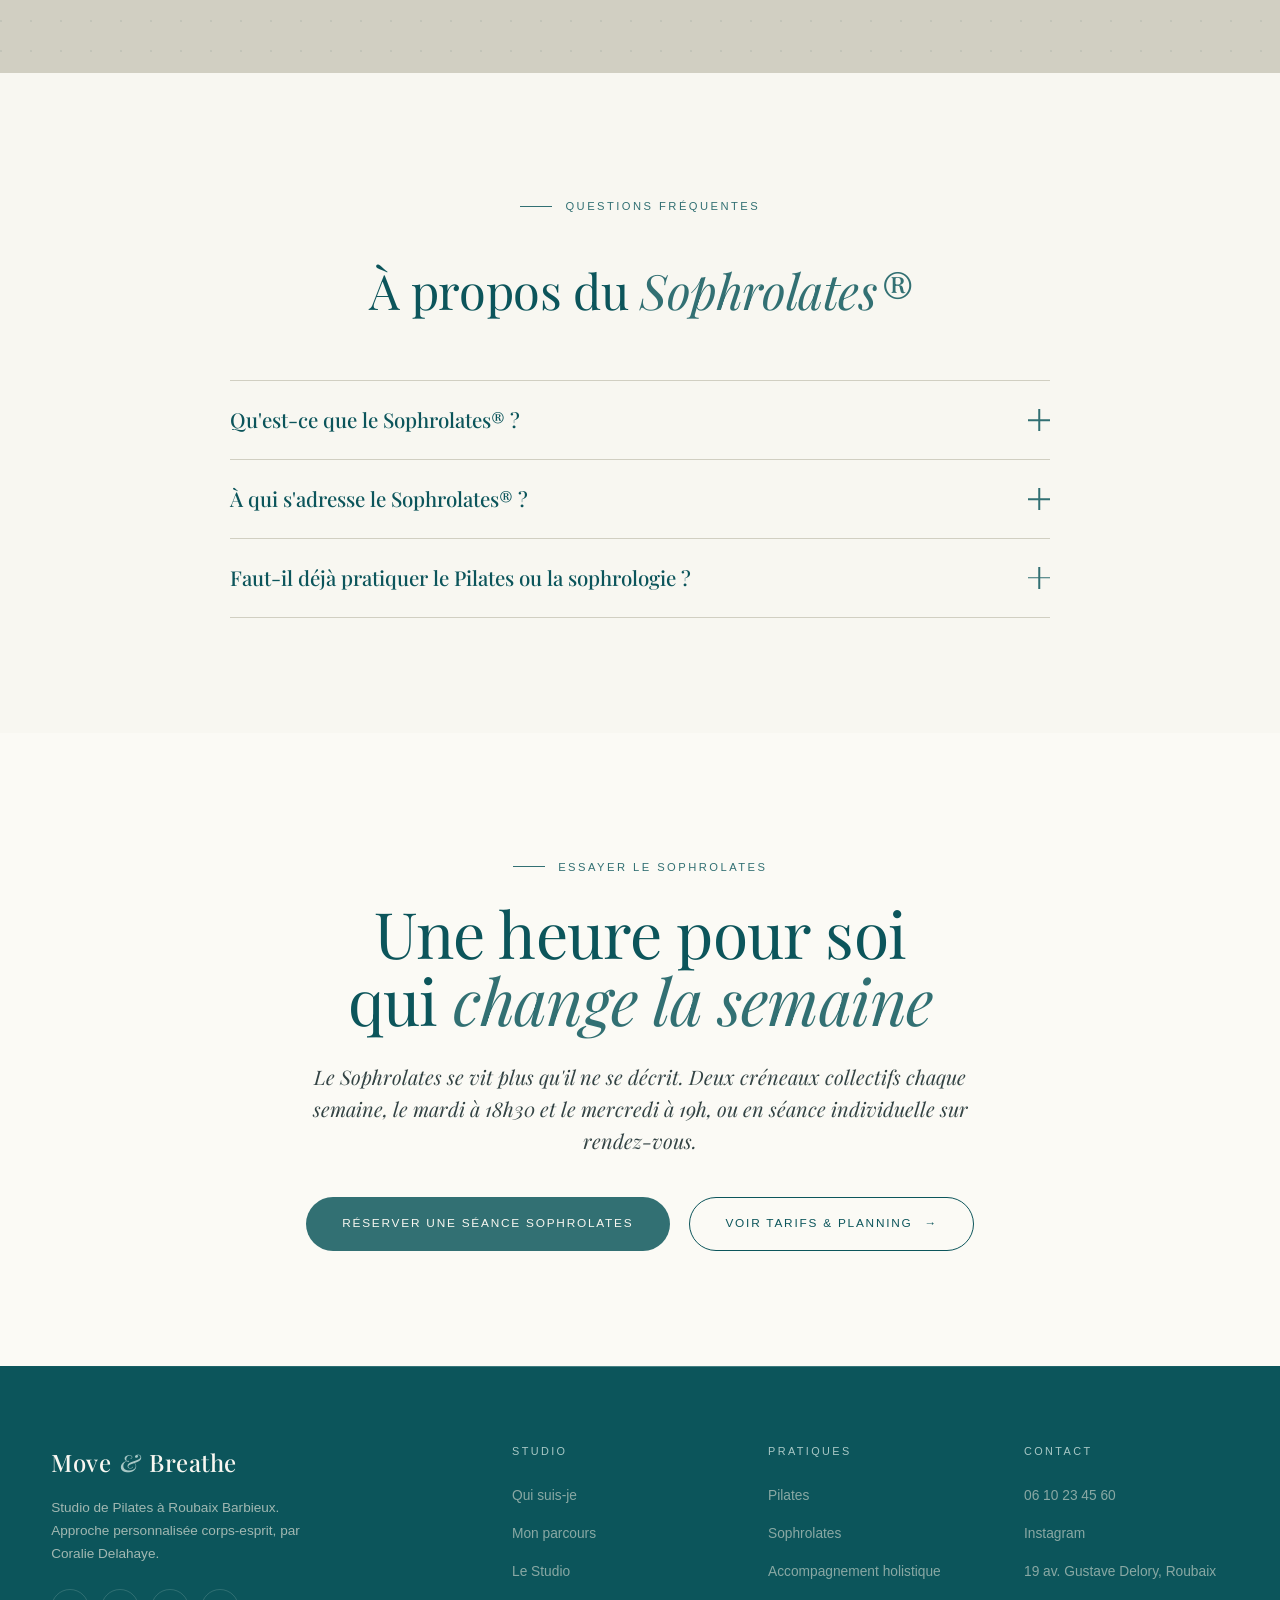
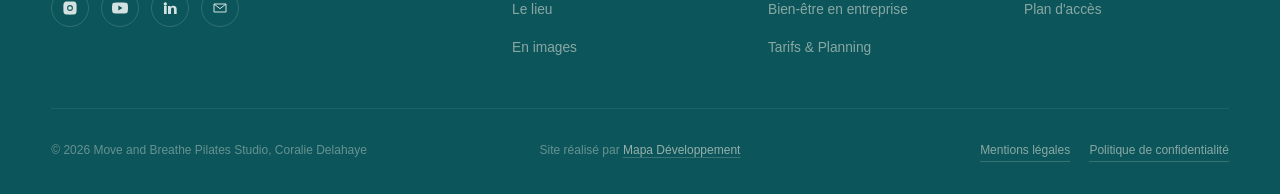
<file: sophrolates.html>
<!DOCTYPE html>
<html lang="fr">
<head>
<meta charset="UTF-8">
<meta name="viewport" content="width=device-width, initial-scale=1.0">
<link rel="icon" type="image/png" href="assets/img/favicon.png">
<link rel="apple-touch-icon" href="assets/img/apple-touch-icon.png">
<title>Sophrolates, La prestation signature · Move and Breathe Pilates Studio</title>
<meta name="description" content="Sophrolates, l'alliance du Pilates et de la sophrologie. Travail du corps et du mental, respiration, gestion du stress, récupération. La méthode signature de Coralie Delahaye au studio Move and Breathe à Roubaix.">
<meta name="keywords" content="sophrolates, pilates sophrologie, méthode signature Coralie Delahaye, gestion stress mouvement, respiration pilates">
<link rel="canonical" href="https://moveandbreathelille.fr/sophrolates.html">

<meta property="og:type" content="website">
<meta property="og:title" content="Sophrolates, Move and Breathe Pilates Studio">
<meta property="og:description" content="La prestation signature : l'alliance du Pilates et de la sophrologie, pour le corps et le mental.">
<meta property="og:url" content="https://moveandbreathelille.fr/sophrolates.html">

<link rel="preconnect" href="https://fonts.googleapis.com">
<link rel="preconnect" href="https://fonts.gstatic.com" crossorigin>
<link href="https://fonts.googleapis.com/css2?family=Playfair+Display:ital,wght@0,400;0,500;0,600;0,700;1,400;1,500;1,600&display=swap" rel="stylesheet">
<link rel="stylesheet" href="styles.css">

<style>
  /* Sophrolates header style override */
  .page-header.sophrolates-header {
    background: var(--teal-deep);
    color: var(--cream);
  }
  .page-header.sophrolates-header::before {
    background-image: radial-gradient(circle at 1px 1px, rgba(220, 227, 214, 0.06) 1px, transparent 0);
  }
  .page-header.sophrolates-header::after {
    background:
      radial-gradient(circle at 50% 30%, var(--sage-deep) 0%, transparent 26%),
      radial-gradient(circle at 32% 65%, var(--sage) 0%, transparent 26%),
      radial-gradient(circle at 68% 65%, var(--sage-pale) 0%, transparent 26%);
    opacity: 0.22;
  }
  .page-header.sophrolates-header .breadcrumb,
  .page-header.sophrolates-header .breadcrumb a { color: var(--sage); }
  .page-header.sophrolates-header .breadcrumb-sep { color: rgba(220, 227, 214, 0.4); }
  .page-header.sophrolates-header .eyebrow { color: var(--sage); }
  .page-header.sophrolates-header .eyebrow::before { background: var(--sage); }
  .page-header.sophrolates-header .h-mega { color: var(--cream); }
  .page-header.sophrolates-header .h-mega em { color: var(--sage); }
  .page-header.sophrolates-header .lede { color: rgba(220, 227, 214, 0.85); }

  /* ==== POETIC INTRO ==== */
  .poetic {
    background: var(--cream);
    padding: clamp(5rem, 10vw, 9rem) 0;
    text-align: center;
    position: relative;
  }

  /* Image banner */
  .sophro-banner {
    position: relative;
    width: 100%;
    height: clamp(300px, 50vw, 560px);
    overflow: hidden;
  }
  .sophro-banner img {
    width: 100%;
    height: 100%;
    object-fit: cover;
    object-position: center 35%;
  }
  .sophro-banner-overlay {
    position: absolute;
    inset: 0;
    background: linear-gradient(90deg, rgba(12, 85, 91, 0.55), rgba(12, 85, 91, 0.1));
    display: flex;
    align-items: center;
    padding: 0 clamp(2rem, 8vw, 8rem);
  }
  .sophro-banner-overlay p {
    font-family: var(--serif);
    font-style: italic;
    font-weight: 500;
    font-size: clamp(1.5rem, 3.5vw, 2.8rem);
    line-height: 1.25;
    color: var(--cream);
    max-width: 16em;
    text-shadow: 0 2px 20px rgba(7, 41, 43, 0.4);
  }

  /* Pour qui */
  .pour-qui {
    background: var(--sage);
    text-align: center;
  }
  .pour-qui-inner { max-width: 760px; margin: 0 auto; }
  .pour-qui .eyebrow { color: var(--teal-deep); }
  .pour-qui .eyebrow::before { background: var(--teal-deep); }
  .pour-qui h2 { color: var(--teal-deep); }
  .pour-qui h2 em { color: var(--white); }
  .pour-qui-text {
    font-size: 1.05rem;
    line-height: 1.85;
    color: var(--teal-deep);
    margin: 1.75rem 0 2.5rem;
  }
  .pour-qui-quote {
    font-family: var(--serif);
    font-style: italic;
    font-weight: 500;
    font-size: clamp(1.25rem, 2vw, 1.6rem);
    line-height: 1.45;
    color: var(--teal-deep);
  }
  .poetic-inner {
    max-width: 760px;
    margin: 0 auto;
  }
  .poetic-line {
    font-family: var(--serif);
    font-weight: 400;
    color: var(--teal-deep);
    line-height: 1.2;
    letter-spacing: -0.008em;
  }
  .poetic-line.l1 {
    font-size: clamp(2rem, 4vw, 3rem);
    margin-bottom: 1.5rem;
  }
  .poetic-line.l2 {
    font-style: italic;
    font-size: clamp(1.8rem, 3.5vw, 2.6rem);
    color: var(--teal);
  }
  .poetic-divider {
    display: inline-block;
    width: 60px; height: 1px;
    background: var(--sage-deep);
    margin: 2.5rem 0 2rem;
  }
  .poetic-text {
    font-family: var(--serif);
    font-style: italic;
    font-size: clamp(1.15rem, 1.4vw, 1.35rem);
    line-height: 1.65;
    color: var(--ink-soft);
  }

  /* ==== ALLIANCE, the two domains coming together ==== */
  .alliance {
    background: var(--cream-soft);
    padding: clamp(5rem, 9vw, 8rem) 0;
  }
  .alliance-grid {
    display: grid;
    grid-template-columns: 1fr 1fr;
    gap: clamp(2rem, 4vw, 3rem);
    max-width: 1100px;
    margin: 4rem auto 0;
  }
  .alliance-card {
    background: var(--cream);
    border: 1px solid var(--beige);
    border-radius: 2px;
    padding: clamp(2rem, 3vw, 2.5rem);
    position: relative;
    overflow: hidden;
  }
  .alliance-card::before {
    content: '';
    position: absolute;
    top: 0; left: 0; right: 0;
    height: 3px;
    background: var(--sage-deep);
  }
  .alliance-card.b::before { background: var(--teal); }
  .alliance-card-pill {
    display: inline-block;
    font-family: var(--sans);
    font-size: 0.66rem;
    letter-spacing: 0.2em;
    text-transform: uppercase;
    color: var(--teal);
    margin-bottom: 1.5rem;
  }
  .alliance-card h3 {
    font-family: var(--serif);
    font-size: 1.85rem;
    font-weight: 400;
    color: var(--teal-deep);
    margin-bottom: 1.25rem;
    line-height: 1.15;
    letter-spacing: -0.01em;
  }
  .alliance-card h3 em { font-style: italic; color: var(--teal); }
  .alliance-card p {
    font-size: 0.93rem;
    line-height: 1.75;
    color: var(--ink-soft);
    margin-bottom: 1rem;
  }
  .alliance-vs {
    text-align: center;
    margin: 3rem auto;
    max-width: 760px;
  }
  .alliance-vs-line {
    font-family: var(--serif);
    font-style: italic;
    font-size: clamp(1.5rem, 2.5vw, 2.2rem);
    color: var(--teal-deep);
    line-height: 1.3;
  }
  .alliance-vs-line em { color: var(--teal); font-weight: 500; }

  /* ==== PHASES ==== */
  .phases-section {
    background: var(--teal-deep);
    color: var(--cream);
    position: relative;
    overflow: hidden;
  }
  .phases-section::before {
    content: '';
    position: absolute;
    inset: 0;
    background-image: radial-gradient(circle at 1px 1px, rgba(220, 227, 214, 0.05) 1px, transparent 0);
    background-size: 32px 32px;
  }
  .phases-circles-bg {
    position: absolute;
    top: -100px; right: -200px;
    width: 600px; height: 600px;
    background:
      radial-gradient(circle at 50% 30%, var(--sage-deep) 0%, transparent 24%),
      radial-gradient(circle at 32% 65%, var(--sage) 0%, transparent 24%),
      radial-gradient(circle at 68% 65%, var(--sage-pale) 0%, transparent 24%);
    opacity: 0.13;
    pointer-events: none;
  }
  .phases-section .container { position: relative; z-index: 1; }
  .phases-section .eyebrow { color: var(--sage); }
  .phases-section .eyebrow::before { background: var(--sage); }
  .phases-section h2 { color: var(--cream); margin: 1.5rem 0 2rem; }
  .phases-section h2 em { color: var(--sage); }
  .phases-section .lede { color: rgba(220, 227, 214, 0.75); }

  .phases-list {
    list-style: none;
    margin-top: 4rem;
    display: flex;
    flex-direction: column;
    gap: 0;
  }
  .phase-row {
    display: grid;
    grid-template-columns: 100px 1fr 1.4fr;
    gap: clamp(2rem, 4vw, 4rem);
    padding: 2.5rem 0;
    border-top: 1px solid rgba(220, 227, 214, 0.15);
    align-items: center;
  }
  .phase-row:last-child { border-bottom: 1px solid rgba(220, 227, 214, 0.15); }
  .phase-row-num {
    font-family: var(--serif);
    font-style: italic;
    font-size: 4rem;
    color: var(--sage);
    line-height: 1;
    font-weight: 400;
  }
  .phase-row-title {
    font-family: var(--serif);
    font-size: 1.65rem;
    font-weight: 400;
    color: var(--cream);
    line-height: 1.2;
    letter-spacing: -0.01em;
  }
  .phase-row-text {
    font-family: var(--serif);
    font-style: italic;
    font-size: 1.1rem;
    line-height: 1.65;
    color: rgba(220, 227, 214, 0.85);
  }

  /* ==== EFFETS / BÉNÉFICES ==== */
  .benefits {
    background: var(--cream);
  }
  .benefits-grid {
    display: grid;
    grid-template-columns: repeat(2, 1fr);
    gap: 2rem 3rem;
    max-width: 1000px;
    margin: 3rem auto 0;
  }
  .benefit {
    display: grid;
    grid-template-columns: 60px 1fr;
    gap: 1.5rem;
    align-items: start;
  }
  .benefit-num {
    font-family: var(--serif);
    font-style: italic;
    font-size: 1.4rem;
    color: var(--teal);
    line-height: 1;
    padding-top: 0.25rem;
  }
  .benefit h4 {
    font-family: var(--serif);
    font-size: 1.35rem;
    font-weight: 400;
    color: var(--teal-deep);
    margin-bottom: 0.5rem;
    letter-spacing: -0.005em;
  }
  .benefit p {
    font-size: 0.92rem;
    line-height: 1.7;
    color: var(--ink-soft);
  }

  /* ==== TESTIMONIAL FOCUS ==== */
  .testimonial-focus {
    background: var(--beige);
    padding: clamp(5rem, 9vw, 8rem) 0;
    position: relative;
    overflow: hidden;
  }
  .testimonial-focus::before {
    content: '';
    position: absolute;
    inset: 0;
    background-image: radial-gradient(circle at 1px 1px, rgba(30, 72, 71, 0.08) 1px, transparent 0);
    background-size: 30px 30px;
  }
  .testimonial-focus .container { position: relative; z-index: 1; }
  .testimonial-focus-inner {
    max-width: 760px;
    margin: 0 auto;
    text-align: center;
  }
  .testimonial-focus-mark {
    font-family: var(--serif);
    font-style: italic;
    font-size: 5rem;
    color: var(--teal);
    line-height: 1;
    opacity: 0.6;
  }
  .testimonial-focus-text {
    font-family: var(--serif);
    font-style: italic;
    font-weight: 400;
    font-size: clamp(1.5rem, 2.4vw, 2rem);
    line-height: 1.45;
    color: var(--teal-deep);
    margin: 1.5rem 0 2rem;
    letter-spacing: -0.005em;
  }
  .testimonial-focus-cite {
    font-size: 0.72rem;
    letter-spacing: 0.2em;
    text-transform: uppercase;
    color: var(--teal-mid);
  }

  /* ==== CTA ==== */
  .sophrolates-cta {
    background: var(--cream-soft);
    text-align: center;
  }
  .sophrolates-cta-inner { max-width: 680px; margin: 0 auto; }
  .sophrolates-cta h2 { margin: 1.5rem 0 1.75rem; }
  .sophrolates-cta-text {
    font-family: var(--serif);
    font-style: italic;
    font-size: 1.25rem;
    line-height: 1.6;
    color: var(--ink-soft);
    margin-bottom: 2.5rem;
  }
  .sophrolates-cta-actions {
    display: flex;
    gap: 1.25rem;
    justify-content: center;
    flex-wrap: wrap;
  }

  @media (max-width: 980px) {
    .alliance-grid { grid-template-columns: 1fr; }
    .phase-row {
      grid-template-columns: 1fr;
      gap: 1rem;
      padding: 2rem 0;
    }
    .phase-row-num { font-size: 3rem; }
    .benefits-grid { grid-template-columns: 1fr; }
  }

  /* ==== INFO BANNER (visio) ==== */
  .info-banner { background: var(--sage); }
  .info-banner .container { padding-top: 1.5rem; padding-bottom: 1.5rem; }
  .info-banner-inner {
    display: flex;
    align-items: center;
    justify-content: center;
    gap: 1rem;
    text-align: center;
    flex-wrap: wrap;
  }
  .info-banner-badge {
    font-size: 0.66rem;
    letter-spacing: 0.18em;
    text-transform: uppercase;
    font-weight: 600;
    color: var(--cream);
    background: var(--teal-deep);
    padding: 0.35rem 0.85rem;
    border-radius: 999px;
    flex-shrink: 0;
  }
  .info-banner-text { font-size: 1rem; line-height: 1.6; color: var(--teal-deep); }
  .info-banner-text strong { font-weight: 600; }
</style>

<script type="application/ld+json">
{
  "@context": "https://schema.org",
  "@type": "Service",
  "serviceType": "Sophrolates",
  "provider": {
    "@type":"HealthAndBeautyBusiness",
    "name":"Move and Breathe Pilates Studio"
  },
  "description": "Sophrolates : méthode signature alliant Pilates et sophrologie. Travail du corps et du mental, respiration, gestion du stress, récupération."
}
</script>
</head>

<body>

<!-- NAV -->
<nav class="nav" aria-label="Navigation principale">
  <div class="nav-inner">
    <a href="index.html" class="logo-mark" aria-label="Move and Breathe Pilates Studio">
        <img src="assets/img/logo-officiel.png" alt="Move and Breathe Pilates Studio" class="logo-img">
      </a>
    <button class="nav-burger" aria-label="Ouvrir le menu" aria-expanded="false">
      <span></span><span></span><span></span>
    </button>
    <ul class="nav-links">
      <li><a href="index.html">Accueil</a></li>
      <li><a href="qui-suis-je.html">Qui suis-je</a></li>
      <li><a href="le-studio.html">Le Studio</a></li>
      <li><a href="pilates.html">Pilates</a></li>
      <li><a href="sophrolates.html">Sophrolates</a></li>
      <li><a href="accompagnement.html">Accompagnement holistique</a></li>
      <li><a href="entreprises.html">Entreprises</a></li>
      <li><a href="tarifs.html">Tarifs &amp; Planning</a></li>
      <li><a href="contact.html" class="nav-cta">Contact</a></li>
    </ul>
  </div>
</nav>

<!-- HEADER (dark) -->
<header class="page-header sophrolates-header">
  <div class="container">
    <div class="page-header-inner reveal">
      <div class="breadcrumb">
        <a href="index.html">Accueil</a>
        <span class="breadcrumb-sep">/</span>
        <span>Sophrolates</span>
      </div>
      <div class="eyebrow">Ma prestation signature</div>
      <h1 class="h-mega mt-2">
        Quand le corps<br>
        et l'esprit<br>
        <em>respirent ensemble.</em>
      </h1>
      <p class="lede mt-3">
        Sophrolates, l'alliance du Pilates et de la sophrologie. Né de la conviction qu'un corps fort ne suffit pas sans un mental apaisé, et qu'un mental apaisé ne tient pas dans un corps tendu.
      </p>
    </div>
  </div>
</header>

<!-- INFO BANNER -->
<section class="info-banner">
  <div class="container">
    <div class="info-banner-inner reveal">
      <span class="info-banner-badge">Nouveau</span>
      <p class="info-banner-text">Dès la rentrée : possibilité de suivre les cours <strong>en direct en visio</strong> et <strong>en replay</strong>.</p>
    </div>
  </div>
</section>

<!-- POETIC INTRO -->
<section class="poetic">
  <div class="container">
    <div class="poetic-inner">
      <p class="poetic-line l1 split-text">Un mental apaisé</p>
      <p class="poetic-line l2 split-text">dans un corps souple et fort.</p>
      <span class="poetic-divider reveal"></span>
      <p class="poetic-text scroll-reveal-text">
        J'ai créé le Sophrolates® en observant une réalité chez de nombreuses personnes que j'accompagne : malgré une activité physique régulière, il est parfois difficile de relâcher véritablement les tensions, de calmer le mental et de retrouver un état de sérénité durable. Le corps est présent, mais l'esprit continue souvent de courir.
      </p>
    </div>
  </div>
</section>

<!-- IMAGE BANNER -->
<section style="padding: 0;">
  <div class="sophro-banner">
    <img src="assets/img/sophrolates-relax.jpg" alt="Sophrolates : un moment de reconnexion à soi, bras ouverts face au coucher de soleil sur la plage" loading="lazy">
    <div class="sophro-banner-overlay">
      <p>Un véritable temps de reconnexion à soi.</p>
    </div>
  </div>
</section>

<!-- ALLIANCE -->
<section class="alliance">
  <div class="container">
    <div class="section-head center reveal">
      <div class="eyebrow center">Une alliance, pas une juxtaposition</div>
      <h2 class="h-2 mt-2">Deux disciplines,<br>une seule <em>expérience</em></h2>
      <p class="lede mt-2">C'est de ce constat qu'est née cette approche unique, qui associe les bienfaits du Pilates et de la Sophrologie.</p>
    </div>

    <div class="alliance-grid">
      <div class="alliance-card a reveal reveal-delay-1">
        <div class="alliance-card-pill">Pilates</div>
        <h3>Le corps qui se <em>construit</em></h3>
        <p>Le Pilates permet de renforcer le corps en profondeur, d'améliorer la posture, la mobilité et la conscience corporelle.</p>
        <p>Il agit sur la structure : les muscles profonds, l'alignement, la stabilité, la qualité du mouvement.</p>
      </div>
      <div class="alliance-card b reveal reveal-delay-2">
        <div class="alliance-card-pill">Sophrologie</div>
        <h3>L'esprit qui se <em>libère</em></h3>
        <p>La Sophrologie apporte des outils de respiration, de relaxation et de visualisation favorisant le relâchement, la gestion du stress et un meilleur équilibre émotionnel.</p>
        <p>Elle agit sur le souffle, l'attention, la qualité de présence à soi-même.</p>
      </div>
    </div>

    <div class="alliance-vs reveal">
      <p class="alliance-vs-line">En combinant ces deux disciplines, le Sophrolates®<br>offre un <em>véritable temps de reconnexion à soi</em>.</p>
    </div>
  </div>
</section>

<!-- PHASES -->
<section class="phases-section">
  <div class="phases-circles-bg" aria-hidden="true" data-parallax="0.18"></div>
  <div class="container">
    <div class="reveal" style="max-width: 720px;">
      <div class="eyebrow">Le déroulé d'une séance</div>
      <h2 class="h-2">Trois temps,<br>une seule <em>respiration</em></h2>
      <p class="lede">Chaque séance suit le même fil, pour que le corps sache ce qui vient, et que l'esprit s'autorise à lâcher.</p>
    </div>

    <ol class="phases-list">
      <li class="phase-row reveal reveal-delay-1">
        <span class="phase-row-num">01</span>
        <div>
          <div class="phase-row-title">Centrage</div>
        </div>
        <div class="phase-row-text">
          On arrive. On dépose la journée. Quelques minutes de respiration consciente, d'ancrage corporel, pour quitter mentalement ce qui précède et ouvrir l'espace de la séance.
        </div>
      </li>
      <li class="phase-row reveal reveal-delay-2">
        <span class="phase-row-num">02</span>
        <div>
          <div class="phase-row-title">Mouvement Pilates</div>
        </div>
        <div class="phase-row-text">
          Travail postural, renforcement profond, mobilité, fluidité. Mais toujours en respiration consciente, le mouvement ne quitte jamais le souffle. C'est ce qui change tout.
        </div>
      </li>
      <li class="phase-row reveal reveal-delay-3">
        <span class="phase-row-num">03</span>
        <div>
          <div class="phase-row-title">Pause d'intégration</div>
        </div>
        <div class="phase-row-text">
          On laisse les bénéfices se déposer. Relaxation guidée, respiration profonde, ressentis. C'est ici que le corps imprime durablement ce qu'il vient d'apprendre.
        </div>
      </li>
    </ol>
  </div>
</section>

<!-- BENEFITS -->
<section class="benefits">
  <div class="container">
    <div class="section-head center reveal">
      <div class="eyebrow center">Ce que le Sophrolates change</div>
      <h2 class="h-2 mt-2">Pour le corps,<br>pour la tête, <em>pour le souffle</em></h2>
    </div>

    <div class="benefits-grid">
      <div class="benefit reveal reveal-delay-1">
        <span class="benefit-num">01</span>
        <div>
          <h4>Apaiser le stress</h4>
          <p>Apaiser le stress et les tensions du quotidien, le système nerveux apprend à se réguler, et le calme s'installe durablement.</p>
        </div>
      </div>
      <div class="benefit reveal reveal-delay-2">
        <span class="benefit-num">02</span>
        <div>
          <h4>Équilibre corps-esprit</h4>
          <p>Retrouver un équilibre entre le corps et l'esprit, là où l'un soutient l'autre plutôt que de tirer chacun de son côté.</p>
        </div>
      </div>
      <div class="benefit reveal reveal-delay-1">
        <span class="benefit-num">03</span>
        <div>
          <h4>Posture &amp; respiration</h4>
          <p>Améliorer la posture et la qualité de la respiration, deux piliers qui se renforcent mutuellement, séance après séance.</p>
        </div>
      </div>
      <div class="benefit reveal reveal-delay-2">
        <span class="benefit-num">04</span>
        <div>
          <h4>Concentration &amp; présence</h4>
          <p>Développer la concentration et la présence à soi, pour mieux habiter chaque instant, sur le tapis comme au quotidien.</p>
        </div>
      </div>
      <div class="benefit reveal reveal-delay-1">
        <span class="benefit-num">05</span>
        <div>
          <h4>Sommeil &amp; récupération</h4>
          <p>Favoriser un meilleur sommeil et une récupération plus profonde, le corps et l'esprit apprennent enfin à se déposer.</p>
        </div>
      </div>
      <div class="benefit reveal reveal-delay-2">
        <span class="benefit-num">06</span>
        <div>
          <h4>Énergie durable</h4>
          <p>Retrouver de l'énergie et du bien-être durablement, bien au-delà de la séance elle-même.</p>
        </div>
      </div>
    </div>
  </div>
</section>

<!-- POUR QUI -->
<section class="pour-qui">
  <div class="container">
    <div class="pour-qui-inner reveal">
      <div class="eyebrow center">Pour qui ?</div>
      <h2 class="h-2 mt-2">Pour celles et ceux qui veulent<br>prendre soin d'eux <em>globalement</em></h2>
      <p class="pour-qui-text">
        Le Sophrolates® s'adresse à toutes les personnes qui souhaitent prendre soin d'elles de manière globale, qu'elles traversent une période de stress, de fatigue, de transition de vie, ou qu'elles recherchent simplement davantage de sérénité au quotidien.
      </p>
      <p class="pour-qui-quote">
        Parce que prendre soin de son corps est essentiel,<br>mais apprendre à écouter son esprit l'est tout autant.
      </p>
    </div>
  </div>
</section>

<!-- TESTIMONIAL FOCUS -->
<section class="testimonial-focus">
  <div class="container">
    <div class="testimonial-focus-inner reveal">
      <span class="testimonial-focus-mark" aria-hidden="true">“</span>
      <p class="testimonial-focus-text">Le studio porte bien son nom : Move and Breathe. On y apprend à bouger et à respirer autrement, à prendre du temps pour soi. La pratique du Sophrolates est très efficace pour celles qui veulent une activité physique tout en douceur. Merci à notre coach Coralie pour son accompagnement.</p>
      <p class="testimonial-focus-cite">Cristina M. · Avis Google</p>
    </div>
  </div>
</section>

<!-- FAQ -->
<section class="faq-section">
  <div class="container">
    <div class="section-head center reveal">
      <div class="eyebrow center">Questions fréquentes</div>
      <h2 class="h-2 mt-2">À propos du <em>Sophrolates®</em></h2>
    </div>
    <div class="faq-list reveal">
      <div class="faq-item">
        <button class="faq-q">Qu'est-ce que le Sophrolates® ?<span class="faq-q-icon" aria-hidden="true"></span></button>
        <div class="faq-a"><div class="faq-a-inner">Le Sophrolates® associe les bienfaits du Pilates et de la sophrologie pour renforcer le corps tout en apaisant l'esprit.</div></div>
      </div>
      <div class="faq-item">
        <button class="faq-q">À qui s'adresse le Sophrolates® ?<span class="faq-q-icon" aria-hidden="true"></span></button>
        <div class="faq-a"><div class="faq-a-inner">Aux personnes souhaitant réduire leur stress, améliorer leur respiration et retrouver un meilleur équilibre global, quelles que soient leur condition physique et leur expérience.</div></div>
      </div>
      <div class="faq-item">
        <button class="faq-q">Faut-il déjà pratiquer le Pilates ou la sophrologie ?<span class="faq-q-icon" aria-hidden="true"></span></button>
        <div class="faq-a"><div class="faq-a-inner">Non, aucune expérience préalable n'est nécessaire. La méthode est pensée pour être accessible et s'adapte à chacun, débutant comme pratiquant confirmé.</div></div>
      </div>
    </div>
  </div>
</section>

<!-- CTA -->
<section class="sophrolates-cta">
  <div class="container">
    <div class="sophrolates-cta-inner reveal">
      <div class="eyebrow center">Essayer le Sophrolates</div>
      <h2 class="h-1">Une heure pour soi<br>qui <em>change la semaine</em></h2>
      <p class="sophrolates-cta-text">
        Le Sophrolates se vit plus qu'il ne se décrit. Deux créneaux collectifs chaque semaine, le mardi à 18h30 et le mercredi à 19h, ou en séance individuelle sur rendez-vous.
      </p>
      <div class="sophrolates-cta-actions">
        <a href="contact.html" class="btn btn-primary btn-magnetic">Réserver une séance Sophrolates</a>
        <a href="tarifs.html" class="btn btn-outline">
          Voir tarifs &amp; planning
          <span class="arrow">→</span>
        </a>
      </div>
    </div>
  </div>
</section>

<!-- FOOTER -->
<footer>
  <div class="container">
    <div class="footer-grid">
      <div>
        <div class="footer-brand">Move <span>&amp;</span> Breathe</div>
        <p class="footer-tagline">Studio de Pilates à Roubaix Barbieux. Approche personnalisée corps-esprit, par Coralie Delahaye.</p>
        <div class="footer-social">
          <a href="https://www.instagram.com/moveandbreathelille?utm_source=qr" target="_blank" rel="noopener" aria-label="Instagram">
            <svg viewBox="0 0 24 24" fill="currentColor"><path d="M12 2.2c3.2 0 3.6 0 4.8.1 1.2.1 1.8.2 2.2.4.6.2 1 .5 1.5.9.5.5.7.9.9 1.5.2.4.4 1 .4 2.2.1 1.3.1 1.6.1 4.8s0 3.6-.1 4.8c-.1 1.2-.2 1.8-.4 2.2-.2.6-.5 1-.9 1.5-.5.5-.9.7-1.5.9-.4.2-1 .4-2.2.4-1.3.1-1.6.1-4.8.1s-3.6 0-4.8-.1c-1.2-.1-1.8-.2-2.2-.4-.6-.2-1-.5-1.5-.9-.5-.5-.7-.9-.9-1.5-.2-.4-.4-1-.4-2.2-.1-1.3-.1-1.6-.1-4.8s0-3.6.1-4.8c.1-1.2.2-1.8.4-2.2.2-.6.5-1 .9-1.5.5-.5.9-.7 1.5-.9.4-.2 1-.4 2.2-.4 1.3-.1 1.6-.1 4.8-.1zm0 5.4a4.4 4.4 0 100 8.8 4.4 4.4 0 000-8.8zm0 7.2a2.8 2.8 0 110-5.6 2.8 2.8 0 010 5.6zm5.6-7.4a1 1 0 11-2.1 0 1 1 0 012.1 0z"/></svg>
          </a>
          <a href="https://www.youtube.com/@moveandbreathelille" target="_blank" rel="noopener" aria-label="YouTube">
            <svg viewBox="0 0 24 24" fill="currentColor"><path d="M23.5 6.2a3 3 0 00-2.1-2.1C19.5 3.6 12 3.6 12 3.6s-7.5 0-9.4.5A3 3 0 00.5 6.2 31.3 31.3 0 000 12a31.3 31.3 0 00.5 5.8 3 3 0 002.1 2.1c1.9.5 9.4.5 9.4.5s7.5 0 9.4-.5a3 3 0 002.1-2.1A31.3 31.3 0 0024 12a31.3 31.3 0 00-.5-5.8zM9.5 15.6V8.4l6.3 3.6-6.3 3.6z"/></svg>
          </a>
          <a href="https://www.linkedin.com/in/coralie-delahaye-3b2317172/" target="_blank" rel="noopener" aria-label="LinkedIn">
            <svg viewBox="0 0 24 24" fill="currentColor"><path d="M4.98 3.5a2.5 2.5 0 11-.02 5 2.5 2.5 0 01.02-5zM3 9h4v12H3V9zm6 0h3.8v1.7h.05c.53-1 1.83-2.05 3.77-2.05C20.6 8.65 22 10.5 22 14v7h-4v-6.2c0-1.5-.03-3.4-2.07-3.4-2.08 0-2.4 1.6-2.4 3.3V21H9V9z"/></svg>
          </a>
          <a href="mailto:moveandbreathelille@gmail.com" aria-label="Email">
            <svg viewBox="0 0 24 24" fill="none" stroke="currentColor" stroke-width="1.5"><path d="M3 6h18v12H3z"/><path d="M3 6l9 7 9-7"/></svg>
          </a>
        </div>
      </div>
      <div>
        <div class="footer-col-title">Studio</div>
        <ul class="footer-links">
          <li><a href="qui-suis-je.html">Qui suis-je</a></li>
          <li><a href="qui-suis-je.html#parcours">Mon parcours</a></li>
          <li><a href="le-studio.html">Le Studio</a></li>
          <li><a href="le-studio.html#lieu">Le lieu</a></li>
          <li><a href="le-studio.html#galerie">En images</a></li>
        </ul>
      </div>
      <div>
        <div class="footer-col-title">Pratiques</div>
        <ul class="footer-links">
          <li><a href="pilates.html">Pilates</a></li>
          <li><a href="sophrolates.html">Sophrolates</a></li>
          <li><a href="accompagnement.html">Accompagnement holistique</a></li>
          <li><a href="entreprises.html">Bien-être en entreprise</a></li>
          <li><a href="tarifs.html">Tarifs &amp; Planning</a></li>
        </ul>
      </div>
      <div>
        <div class="footer-col-title">Contact</div>
        <ul class="footer-links">
          <li><a href="tel:0610234560">06 10 23 45 60</a></li>
          <li><a href="https://www.instagram.com/moveandbreathelille?utm_source=qr" target="_blank" rel="noopener">Instagram</a></li>
          <li><a href="contact.html">19 av. Gustave Delory, Roubaix</a></li>
          <li><a href="contact.html#access">Plan d'accès</a></li>
        </ul>
      </div>
    </div>
    <div class="footer-bottom">
      <span>© <span data-year>2026</span> Move and Breathe Pilates Studio, Coralie Delahaye</span>
      <span class="footer-legal-links">
        <a href="mentions-legales.html">Mentions légales</a>
        <a href="politique-confidentialite.html">Politique de confidentialité</a>
      </span>
      <span class="footer-credit">Site réalisé par <a href="https://mapa-developpement.fr" target="_blank" rel="noopener">Mapa Développement</a></span>
    </div>
  </div>
</footer>

<script src="script.js"></script>
</body>
</html>
</file>
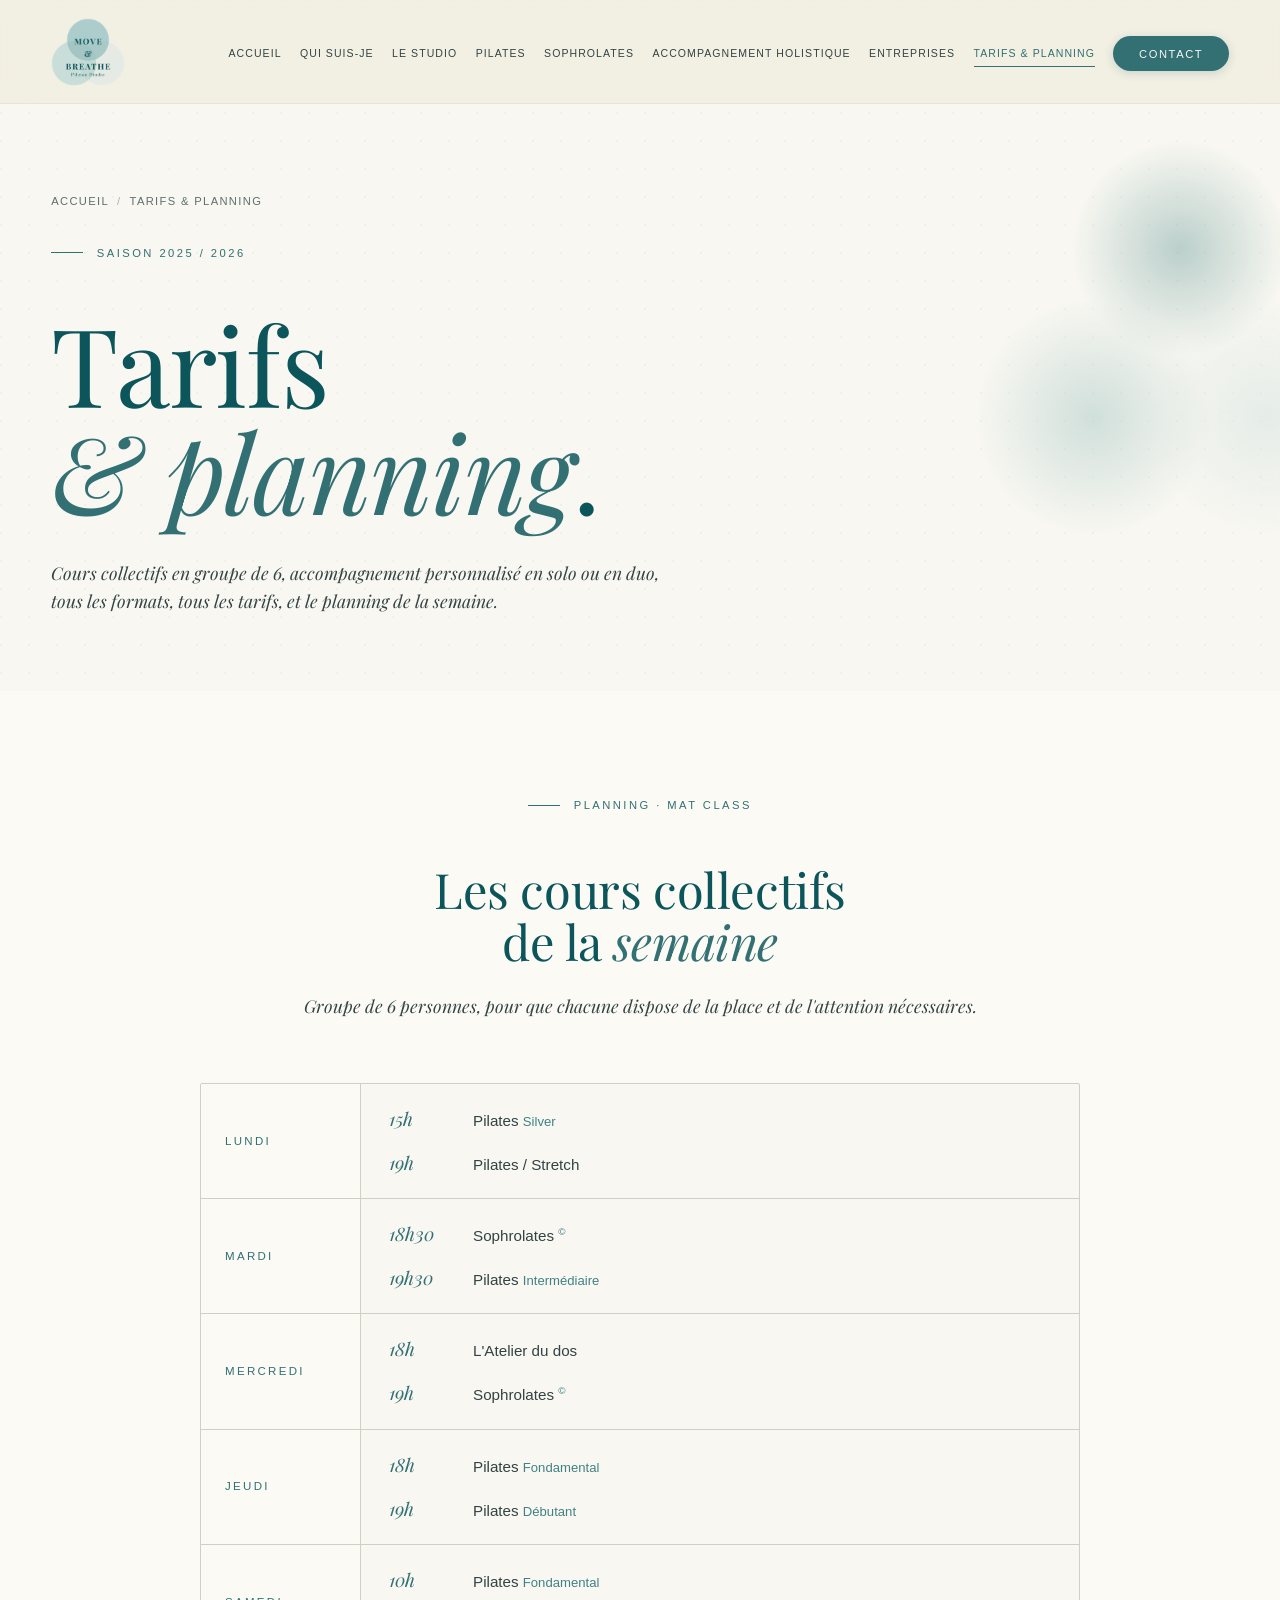
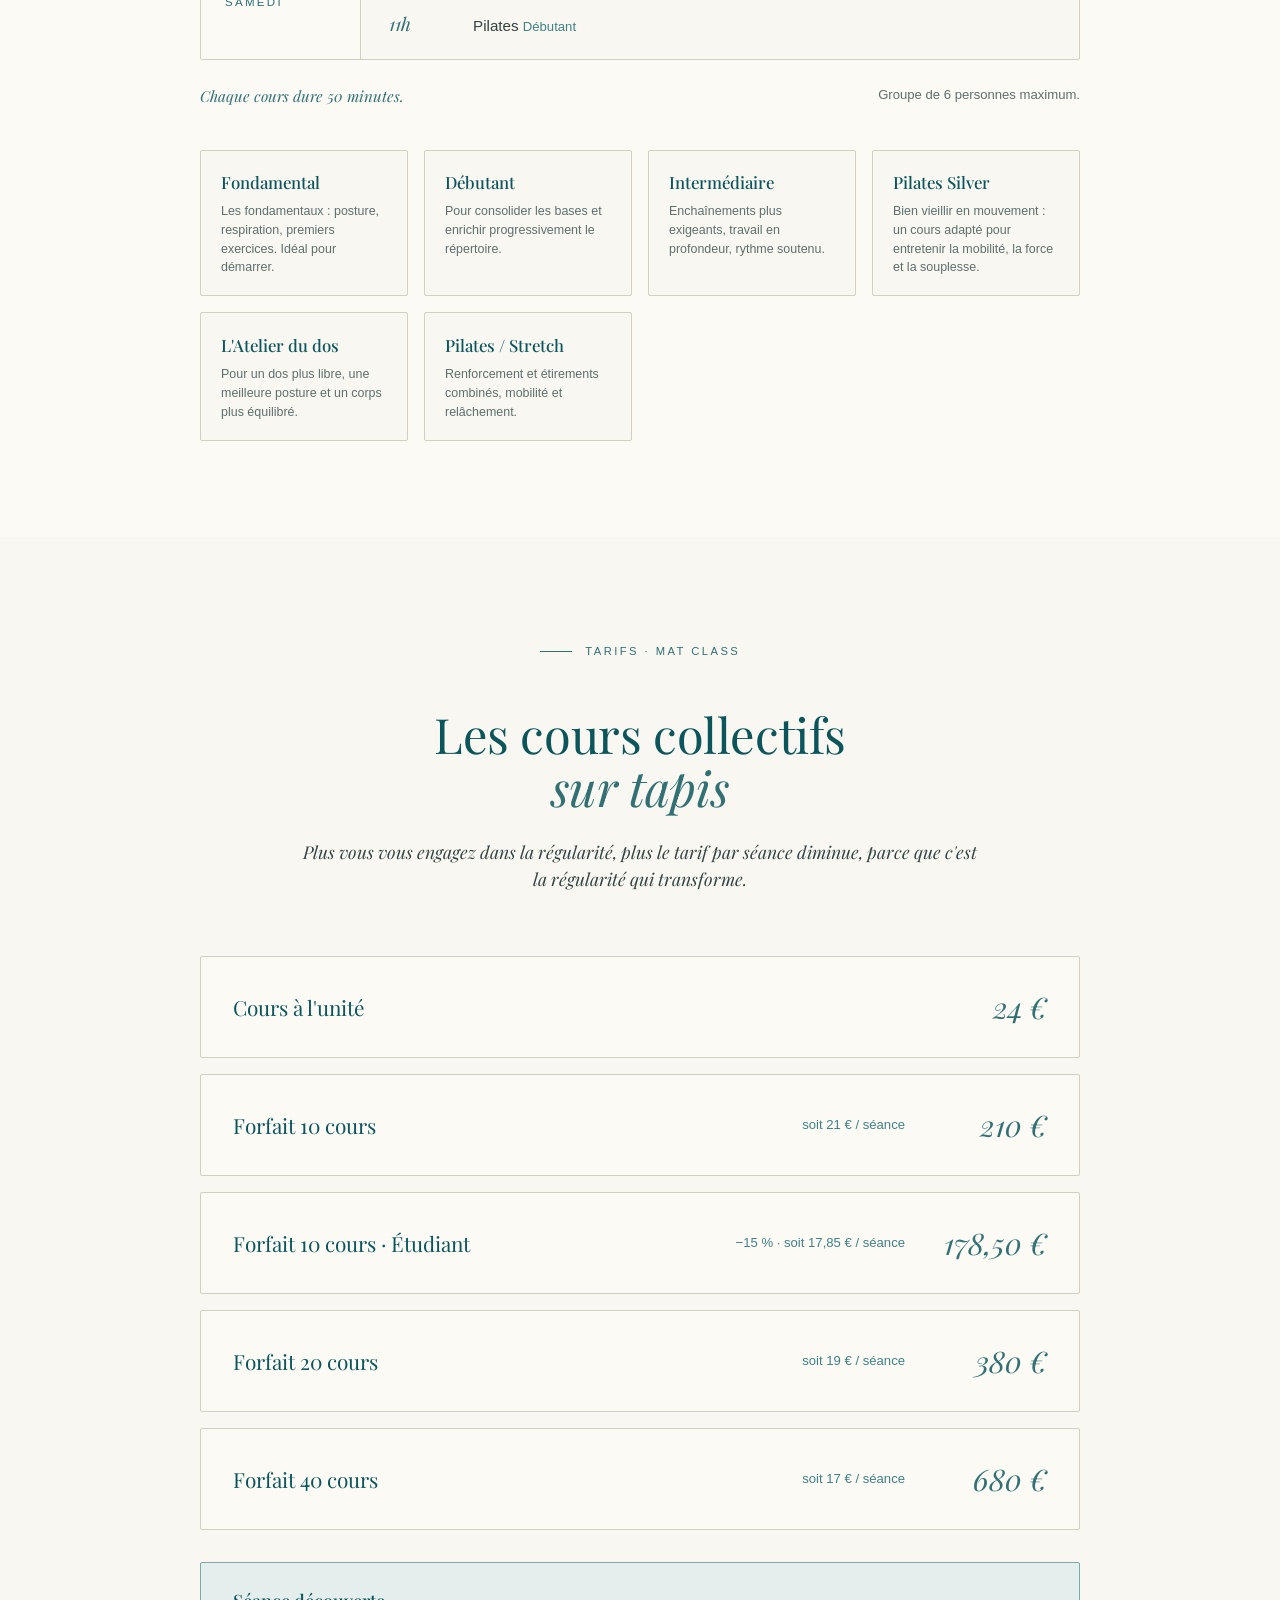
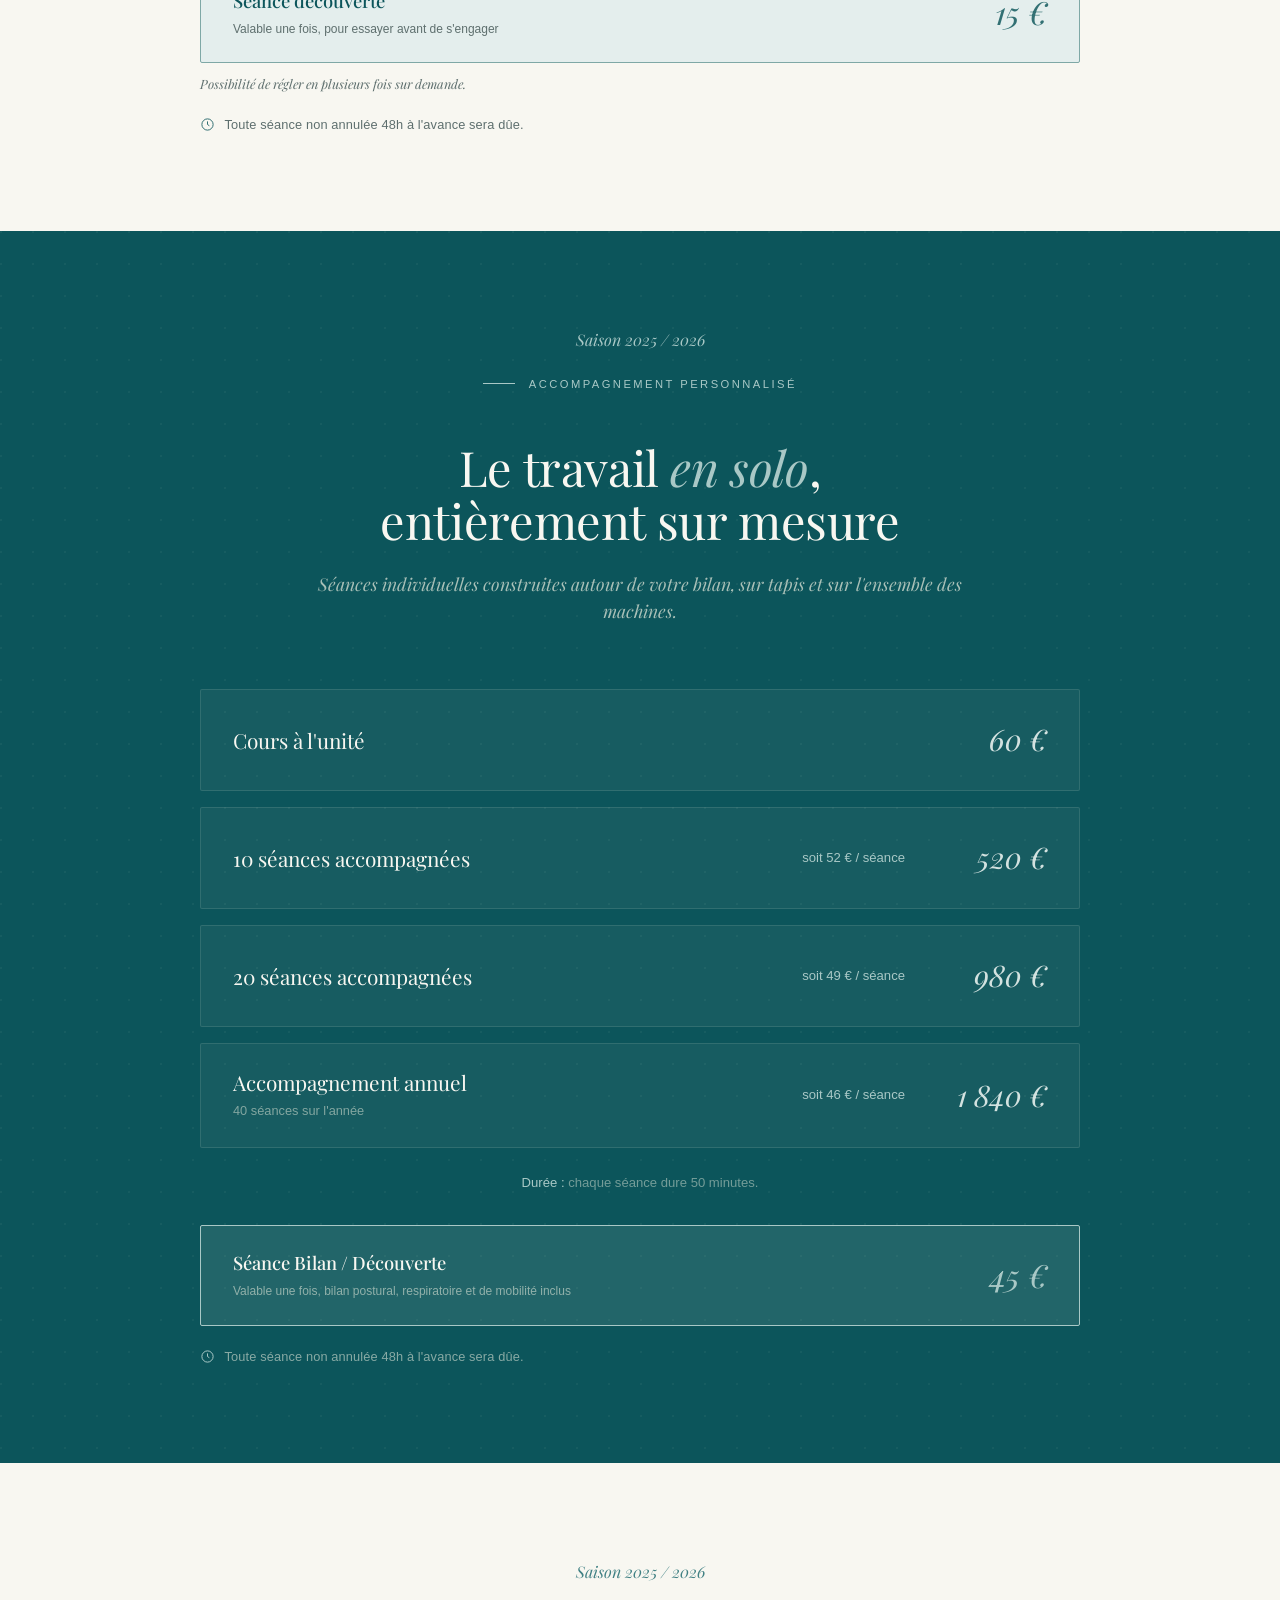
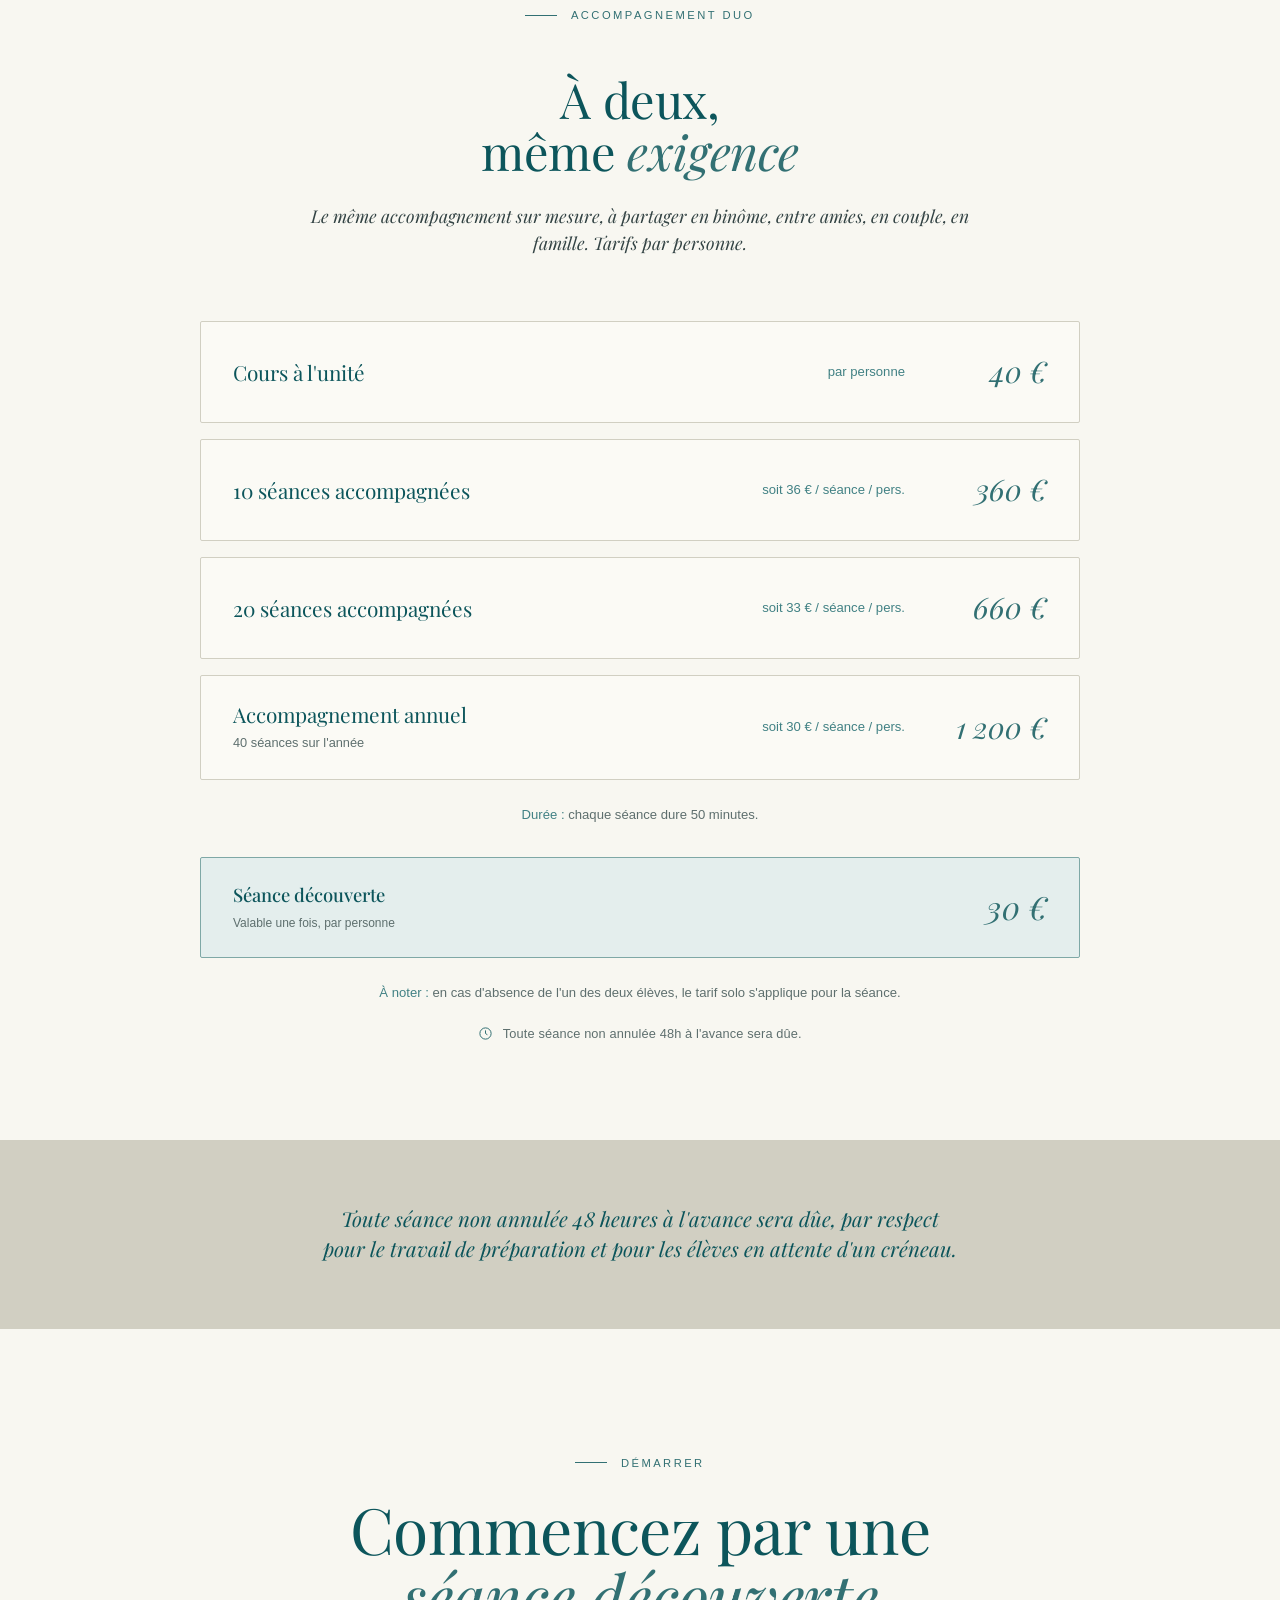
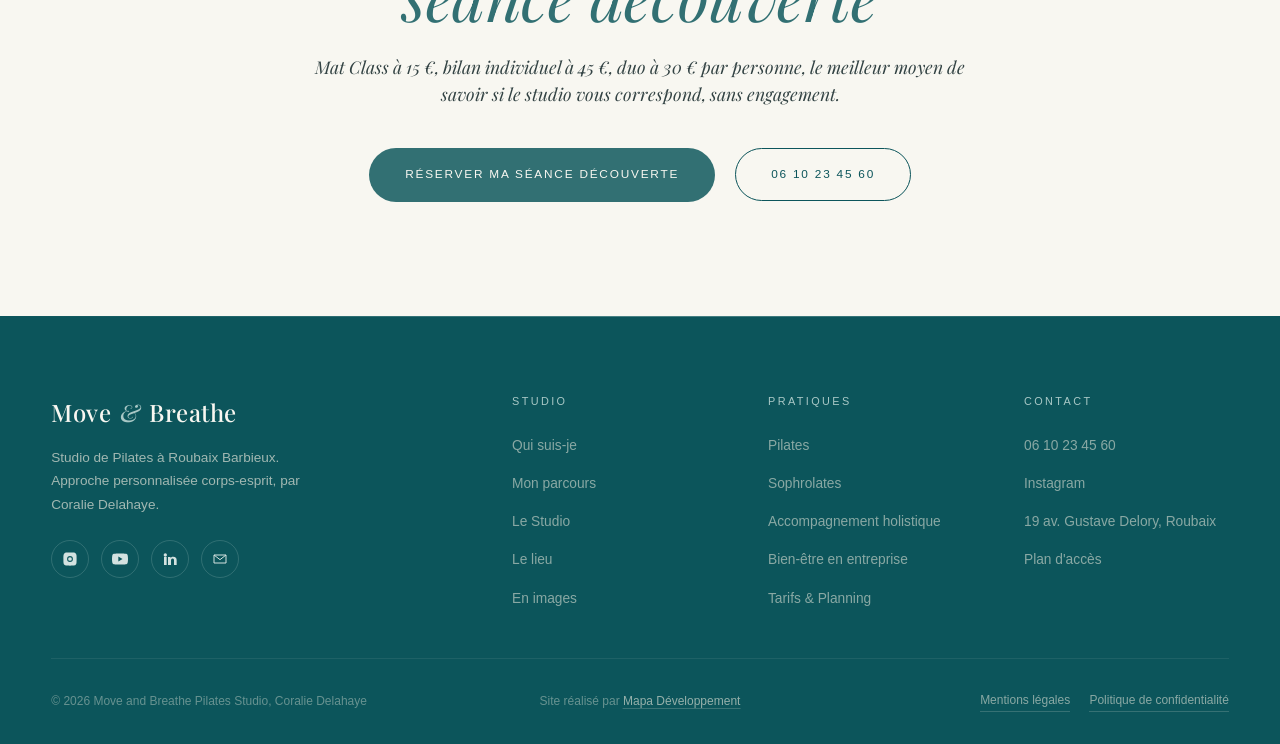
<file: tarifs.html>
<!DOCTYPE html>
<html lang="fr">
<head>
<meta charset="UTF-8">
<meta name="viewport" content="width=device-width, initial-scale=1.0">
<link rel="icon" type="image/png" href="assets/img/favicon.png">
<link rel="apple-touch-icon" href="assets/img/apple-touch-icon.png">
<title>Tarifs &amp; Planning 2025/2026, Move and Breathe Pilates Studio · Roubaix</title>
<meta name="description" content="Tarifs et planning du studio Move and Breathe à Roubaix Barbieux. Mat Class dès 17€/séance, accompagnement personnalisé solo et duo, séance découverte à 15€. Cours Pilates débutant à intermédiaire, Sophrolates.">
<meta name="keywords" content="tarif pilates Roubaix, planning pilates, prix sophrolates, cours pilates débutant Lille, séance découverte pilates">
<link rel="canonical" href="https://moveandbreathelille.fr/tarifs.html">

<meta property="og:type" content="website">
<meta property="og:title" content="Tarifs &amp; Planning, Move and Breathe">
<meta property="og:description" content="Planning des cours et tarifs 2025/2026 du studio Move and Breathe à Roubaix Barbieux.">
<meta property="og:url" content="https://moveandbreathelille.fr/tarifs.html">

<link rel="preconnect" href="https://fonts.googleapis.com">
<link rel="preconnect" href="https://fonts.gstatic.com" crossorigin>
<link href="https://fonts.googleapis.com/css2?family=Playfair+Display:ital,wght@0,400;0,500;0,600;0,700;1,400;1,500;1,600&display=swap" rel="stylesheet">
<link rel="stylesheet" href="styles.css">

<style>
  /* ==== PLANNING ==== */
  .planning-section {
    background: var(--cream-soft);
    padding: clamp(4rem, 8vw, 6rem) 0;
  }
  .planning-table {
    max-width: 880px;
    margin: 0 auto;
    background: var(--cream);
    border: 1px solid var(--beige);
    border-radius: 2px;
    overflow: hidden;
  }
  .planning-row {
    display: grid;
    grid-template-columns: 160px 1fr;
    border-bottom: 1px solid var(--beige);
  }
  .planning-row:last-child { border-bottom: none; }
  .planning-day {
    background: var(--cream-soft);
    padding: 1.75rem 1.5rem;
    font-size: 0.72rem;
    letter-spacing: 0.2em;
    text-transform: uppercase;
    color: var(--teal);
    font-weight: 500;
    display: flex;
    align-items: center;
    border-right: 1px solid var(--beige);
  }
  .planning-slots {
    padding: 1.25rem 1.75rem;
    display: flex;
    flex-direction: column;
    gap: 0.85rem;
    justify-content: center;
  }
  .planning-slot {
    display: flex;
    align-items: baseline;
    gap: 1.25rem;
  }
  .planning-time {
    font-family: var(--serif);
    font-style: italic;
    font-size: 1.15rem;
    color: var(--teal);
    min-width: 64px;
    font-weight: 400;
  }
  .planning-course {
    font-size: 0.95rem;
    color: var(--ink-soft);
    font-weight: 300;
  }
  .planning-course .level {
    color: var(--teal-mid);
    font-size: 0.82rem;
  }
  .planning-course sup {
    font-size: 0.65em;
    color: var(--teal-mid);
  }
  .planning-footnote {
    max-width: 880px;
    margin: 1.5rem auto 0;
    display: flex;
    justify-content: space-between;
    gap: 1.5rem;
    flex-wrap: wrap;
    font-size: 0.82rem;
    color: var(--ink-mute);
  }
  .planning-footnote .group-size {
    font-family: var(--serif);
    font-style: italic;
    font-size: 0.95rem;
    color: var(--teal);
  }

  /* Levels legend */
  .levels-legend {
    max-width: 880px;
    margin: 2.5rem auto 0;
    display: grid;
    grid-template-columns: repeat(4, 1fr);
    gap: 1rem;
  }
  .level-card {
    background: var(--cream);
    border: 1px solid var(--beige);
    border-radius: 2px;
    padding: 1.15rem 1.25rem;
  }
  .level-card h4 {
    font-family: var(--serif);
    font-size: 1.05rem;
    font-weight: 500;
    color: var(--teal-deep);
    margin-bottom: 0.35rem;
  }
  .level-card p {
    font-size: 0.78rem;
    line-height: 1.5;
    color: var(--ink-mute);
  }

  /* ==== PRICING SECTIONS ==== */
  .pricing-section {
    padding: clamp(4rem, 8vw, 6rem) 0;
  }
  .pricing-section.cream { background: var(--cream); }
  .pricing-section.dark {
    background: var(--teal-deep);
    color: var(--cream);
    position: relative;
    overflow: hidden;
  }
  .pricing-section.dark::before {
    content: '';
    position: absolute;
    inset: 0;
    background-image: radial-gradient(circle at 1px 1px, rgba(220, 227, 214, 0.05) 1px, transparent 0);
    background-size: 32px 32px;
  }
  .pricing-section.dark .container { position: relative; z-index: 1; }
  .pricing-section.dark .eyebrow { color: var(--sage); }
  .pricing-section.dark .eyebrow::before { background: var(--sage); }
  .pricing-section.dark .h-2 { color: var(--cream); }
  .pricing-section.dark .h-2 em { color: var(--sage); }
  .pricing-section.dark .lede { color: rgba(220, 227, 214, 0.75); }
  .pricing-section.beige { background: var(--beige); }

  .pricing-saison {
    font-family: var(--serif);
    font-style: italic;
    font-size: 1rem;
    color: var(--teal-mid);
    margin-bottom: 0.75rem;
  }
  .pricing-section.dark .pricing-saison { color: var(--sage); }

  /* Price rows */
  .price-rows {
    max-width: 880px;
    margin: 3rem auto 0;
    display: flex;
    flex-direction: column;
    gap: 1rem;
  }
  .price-row {
    background: var(--cream-soft);
    border: 1px solid var(--beige);
    border-radius: 2px;
    padding: 1.6rem 2rem;
    display: grid;
    grid-template-columns: 1fr auto auto;
    gap: 2rem;
    align-items: center;
    transition: all 0.3s var(--ease);
  }
  .price-row:hover {
    border-color: var(--sage-deep);
    transform: translateX(4px);
  }
  .pricing-section.dark .price-row {
    background: rgba(220, 227, 214, 0.05);
    border-color: rgba(220, 227, 214, 0.12);
  }
  .pricing-section.dark .price-row:hover {
    border-color: var(--sage);
    background: rgba(220, 227, 214, 0.08);
  }
  .price-row-name {
    font-family: var(--serif);
    font-size: 1.3rem;
    font-weight: 400;
    color: var(--teal-deep);
    line-height: 1.25;
  }
  .pricing-section.dark .price-row-name { color: var(--cream); }
  .price-row-detail {
    font-family: var(--sans);
    font-size: 0.8rem;
    color: var(--ink-mute);
    margin-top: 0.3rem;
    font-weight: 300;
  }
  .pricing-section.dark .price-row-detail { color: rgba(220, 227, 214, 0.55); }
  .price-row-unit {
    font-size: 0.82rem;
    color: var(--teal-mid);
    text-align: right;
    white-space: nowrap;
    font-weight: 300;
  }
  .pricing-section.dark .price-row-unit { color: var(--sage); }
  .price-row-total {
    font-family: var(--serif);
    font-style: italic;
    font-size: 1.85rem;
    color: var(--teal);
    font-weight: 400;
    text-align: right;
    white-space: nowrap;
    min-width: 110px;
  }
  .pricing-section.dark .price-row-total { color: var(--sage-pale); }

  /* Discovery banner */
  .discovery-banner {
    max-width: 880px;
    margin: 2rem auto 0;
    background: var(--teal-soft);
    border: 1px solid var(--sage-deep);
    border-radius: 2px;
    padding: 1.4rem 2rem;
    display: flex;
    justify-content: space-between;
    align-items: center;
    gap: 1.5rem;
    flex-wrap: wrap;
  }
  .pricing-section.dark .discovery-banner {
    background: rgba(191, 213, 207, 0.12);
    border-color: var(--sage);
  }
  .discovery-banner-label {
    font-family: var(--serif);
    font-size: 1.15rem;
    color: var(--teal-deep);
    font-weight: 500;
  }
  .pricing-section.dark .discovery-banner-label { color: var(--cream); }
  .discovery-banner-label .sub {
    display: block;
    font-family: var(--sans);
    font-size: 0.75rem;
    color: var(--ink-mute);
    font-weight: 300;
    margin-top: 0.25rem;
  }
  .pricing-section.dark .discovery-banner-label .sub { color: rgba(220, 227, 214, 0.6); }
  .discovery-banner-price {
    font-family: var(--serif);
    font-style: italic;
    font-size: 2rem;
    color: var(--teal);
    font-weight: 400;
    white-space: nowrap;
  }
  .pricing-section.dark .discovery-banner-price { color: var(--sage); }

  /* Note */
  .pricing-note {
    max-width: 880px;
    margin: 1.5rem auto 0;
    font-size: 0.82rem;
    color: var(--ink-mute);
    line-height: 1.6;
    text-align: center;
  }
  .pricing-section.dark .pricing-note { color: rgba(220, 227, 214, 0.5); }
  .pricing-note strong { color: var(--teal-mid); font-weight: 400; }
  .pricing-section.dark .pricing-note strong { color: var(--sage); }

  /* Petite note d'annulation sous chaque catégorie */
  .cancel-note {
    max-width: 880px;
    margin: 1.25rem auto 0;
    display: flex;
    align-items: center;
    gap: 0.6rem;
    font-size: 0.8rem;
    color: var(--ink-mute);
    letter-spacing: 0.01em;
  }
  .pricing-section.dark .cancel-note { color: rgba(220, 227, 214, 0.6); }
  .cancel-note svg { width: 15px; height: 15px; flex-shrink: 0; stroke: var(--teal); }
  .pricing-section.dark .cancel-note svg { stroke: var(--sage); }
  .pay-note {
    max-width: 880px;
    margin: 0.6rem auto 0;
    font-size: 0.8rem;
    font-style: italic;
    color: var(--ink-mute);
    font-family: var(--serif);
  }
  .pricing-section.dark .pay-note { color: rgba(220, 227, 214, 0.6); }

  /* ==== CANCELLATION POLICY ==== */
  .policy-strip {
    background: var(--cream-deep, var(--beige));
    background: var(--beige);
    padding: clamp(2.5rem, 5vw, 4rem) 0;
    text-align: center;
  }
  .policy-strip p {
    font-family: var(--serif);
    font-style: italic;
    font-size: clamp(1.1rem, 1.6vw, 1.35rem);
    color: var(--teal-deep);
    max-width: 640px;
    margin: 0 auto;
    line-height: 1.5;
  }

  /* ==== CTA ==== */
  .tarifs-cta {
    background: var(--cream);
    text-align: center;
  }
  .tarifs-cta-inner { max-width: 680px; margin: 0 auto; }
  .tarifs-cta h2 { margin: 1.5rem 0 1.5rem; }
  .tarifs-cta-actions {
    display: flex;
    gap: 1.25rem;
    justify-content: center;
    margin-top: 2.5rem;
    flex-wrap: wrap;
  }

  @media (max-width: 980px) {
    .planning-row { grid-template-columns: 110px 1fr; }
    .planning-day { padding: 1.25rem 1rem; font-size: 0.66rem; }
    .planning-slots { padding: 1rem 1.25rem; }
    .levels-legend { grid-template-columns: repeat(2, 1fr); }
    .price-row {
      grid-template-columns: 1fr;
      gap: 0.75rem;
      text-align: left;
    }
    .price-row-unit, .price-row-total { text-align: left; }
    .price-row-total { min-width: 0; }
    .discovery-banner { flex-direction: column; text-align: center; }
  }
  @media (max-width: 480px) {
    .levels-legend { grid-template-columns: 1fr; }
    .planning-row { grid-template-columns: 92px 1fr; }
    .planning-day { padding: 1rem 0.75rem; letter-spacing: 0.12em; }
    .planning-time { font-size: 1.05rem; min-width: 52px; }
    .price-row { padding: 1.3rem 1.4rem; }
  }
</style>

<script type="application/ld+json">
{
  "@context": "https://schema.org",
  "@type": "Service",
  "serviceType": "Cours de Pilates et Sophrolates",
  "provider": {
    "@type": "HealthAndBeautyBusiness",
    "name": "Move and Breathe Pilates Studio",
    "address": {
      "@type": "PostalAddress",
      "streetAddress": "19 avenue Gustave Delory",
      "addressLocality": "Roubaix",
      "postalCode": "59100",
      "addressCountry": "FR"
    }
  },
  "hasOfferCatalog": {
    "@type": "OfferCatalog",
    "name": "Tarifs 2025/2026",
    "itemListElement": [
      {"@type": "Offer", "name": "Mat Class, cours à l'unité", "price": "24", "priceCurrency": "EUR"},
      {"@type": "Offer", "name": "Mat Class, forfait 10 cours", "price": "210", "priceCurrency": "EUR"},
      {"@type": "Offer", "name": "Mat Class, forfait 20 cours", "price": "380", "priceCurrency": "EUR"},
      {"@type": "Offer", "name": "Mat Class, forfait 40 cours", "price": "680", "priceCurrency": "EUR"},
      {"@type": "Offer", "name": "Accompagnement personnalisé, séance à l'unité", "price": "60", "priceCurrency": "EUR"},
      {"@type": "Offer", "name": "Accompagnement duo, séance à l'unité", "price": "40", "priceCurrency": "EUR"}
    ]
  }
}
</script>
</head>

<body>

<!-- NAV -->
<nav class="nav" aria-label="Navigation principale">
  <div class="nav-inner">
    <a href="index.html" class="logo-mark" aria-label="Move and Breathe Pilates Studio">
        <img src="assets/img/logo-officiel.png" alt="Move and Breathe Pilates Studio" class="logo-img">
      </a>
    <button class="nav-burger" aria-label="Ouvrir le menu" aria-expanded="false">
      <span></span><span></span><span></span>
    </button>
    <ul class="nav-links">
      <li><a href="index.html">Accueil</a></li>
      <li><a href="qui-suis-je.html">Qui suis-je</a></li>
      <li><a href="le-studio.html">Le Studio</a></li>
      <li><a href="pilates.html">Pilates</a></li>
      <li><a href="sophrolates.html">Sophrolates</a></li>
      <li><a href="accompagnement.html">Accompagnement holistique</a></li>
      <li><a href="entreprises.html">Entreprises</a></li>
      <li><a href="tarifs.html">Tarifs &amp; Planning</a></li>
      <li><a href="contact.html" class="nav-cta">Contact</a></li>
    </ul>
  </div>
</nav>

<!-- HEADER -->
<header class="page-header">
  <div class="container">
    <div class="page-header-inner reveal">
      <div class="breadcrumb">
        <a href="index.html">Accueil</a>
        <span class="breadcrumb-sep">/</span>
        <span>Tarifs &amp; Planning</span>
      </div>
      <div class="eyebrow">Saison 2025 / 2026</div>
      <h1 class="h-mega mt-2">
        Tarifs<br>
        <em>&amp; planning</em>.
      </h1>
      <p class="lede mt-3">
        Cours collectifs en groupe de 6, accompagnement personnalisé en solo ou en duo, tous les formats, tous les tarifs, et le planning de la semaine.
      </p>
    </div>
  </div>
</header>

<!-- PLANNING -->
<section class="planning-section" id="planning">
  <div class="container">
    <div class="section-head center reveal">
      <div class="eyebrow center">Planning · Mat Class</div>
      <h2 class="h-2 mt-2">Les cours collectifs<br>de la <em>semaine</em></h2>
      <p class="lede mt-2">Groupe de 6 personnes, pour que chacune dispose de la place et de l'attention nécessaires.</p>
    </div>

    <div class="planning-table reveal">
      <div class="planning-row">
        <div class="planning-day">Lundi</div>
        <div class="planning-slots">
          <div class="planning-slot">
            <span class="planning-time">15h</span>
            <span class="planning-course">Pilates <span class="level">Silver</span></span>
          </div>
          <div class="planning-slot">
            <span class="planning-time">19h</span>
            <span class="planning-course">Pilates / Stretch</span>
          </div>
        </div>
      </div>
      <div class="planning-row">
        <div class="planning-day">Mardi</div>
        <div class="planning-slots">
          <div class="planning-slot">
            <span class="planning-time">18h30</span>
            <span class="planning-course">Sophrolates <sup>©</sup></span>
          </div>
          <div class="planning-slot">
            <span class="planning-time">19h30</span>
            <span class="planning-course">Pilates <span class="level">Intermédiaire</span></span>
          </div>
        </div>
      </div>
      <div class="planning-row">
        <div class="planning-day">Mercredi</div>
        <div class="planning-slots">
          <div class="planning-slot">
            <span class="planning-time">18h</span>
            <span class="planning-course">L'Atelier du dos</span>
          </div>
          <div class="planning-slot">
            <span class="planning-time">19h</span>
            <span class="planning-course">Sophrolates <sup>©</sup></span>
          </div>
        </div>
      </div>
      <div class="planning-row">
        <div class="planning-day">Jeudi</div>
        <div class="planning-slots">
          <div class="planning-slot">
            <span class="planning-time">18h</span>
            <span class="planning-course">Pilates <span class="level">Fondamental</span></span>
          </div>
          <div class="planning-slot">
            <span class="planning-time">19h</span>
            <span class="planning-course">Pilates <span class="level">Débutant</span></span>
          </div>
        </div>
      </div>
      <div class="planning-row">
        <div class="planning-day">Samedi</div>
        <div class="planning-slots">
          <div class="planning-slot">
            <span class="planning-time">10h</span>
            <span class="planning-course">Pilates <span class="level">Fondamental</span></span>
          </div>
          <div class="planning-slot">
            <span class="planning-time">11h</span>
            <span class="planning-course">Pilates <span class="level">Débutant</span></span>
          </div>
        </div>
      </div>
    </div>

    <div class="planning-footnote reveal reveal-delay-1">
      <span class="group-size">Chaque cours dure 50 minutes.</span>
      <span>Groupe de 6 personnes maximum.</span>
    </div>

    <div class="levels-legend reveal reveal-delay-1">
      <div class="level-card">
        <h4>Fondamental</h4>
        <p>Les fondamentaux : posture, respiration, premiers exercices. Idéal pour démarrer.</p>
      </div>
      <div class="level-card">
        <h4>Débutant</h4>
        <p>Pour consolider les bases et enrichir progressivement le répertoire.</p>
      </div>
      <div class="level-card">
        <h4>Intermédiaire</h4>
        <p>Enchaînements plus exigeants, travail en profondeur, rythme soutenu.</p>
      </div>
      <div class="level-card">
        <h4>Pilates Silver</h4>
        <p>Bien vieillir en mouvement : un cours adapté pour entretenir la mobilité, la force et la souplesse.</p>
      </div>
      <div class="level-card">
        <h4>L'Atelier du dos</h4>
        <p>Pour un dos plus libre, une meilleure posture et un corps plus équilibré.</p>
      </div>
      <div class="level-card">
        <h4>Pilates / Stretch</h4>
        <p>Renforcement et étirements combinés, mobilité et relâchement.</p>
      </div>
    </div>
  </div>
</section>

<!-- TARIFS MAT CLASS -->
<section class="pricing-section cream" id="mat-class">
  <div class="container">
    <div class="section-head center reveal">
      <div class="eyebrow center">Tarifs · Mat Class</div>
      <h2 class="h-2 mt-2">Les cours collectifs<br><em>sur tapis</em></h2>
      <p class="lede mt-2">Plus vous vous engagez dans la régularité, plus le tarif par séance diminue, parce que c'est la régularité qui transforme.</p>
    </div>

    <div class="price-rows">
      <div class="price-row reveal">
        <div>
          <div class="price-row-name">Cours à l'unité</div>
        </div>
        <div class="price-row-unit"></div>
        <div class="price-row-total">24 €</div>
      </div>
      <div class="price-row reveal reveal-delay-1">
        <div>
          <div class="price-row-name">Forfait 10 cours</div>
        </div>
        <div class="price-row-unit">soit 21 € / séance</div>
        <div class="price-row-total">210 €</div>
      </div>
      <div class="price-row reveal reveal-delay-1">
        <div>
          <div class="price-row-name">Forfait 10 cours · Étudiant</div>
        </div>
        <div class="price-row-unit">−15 % · soit 17,85 € / séance</div>
        <div class="price-row-total">178,50 €</div>
      </div>
      <div class="price-row reveal reveal-delay-2">
        <div>
          <div class="price-row-name">Forfait 20 cours</div>
        </div>
        <div class="price-row-unit">soit 19 € / séance</div>
        <div class="price-row-total">380 €</div>
      </div>
      <div class="price-row reveal reveal-delay-3">
        <div>
          <div class="price-row-name">Forfait 40 cours</div>
        </div>
        <div class="price-row-unit">soit 17 € / séance</div>
        <div class="price-row-total">680 €</div>
      </div>
    </div>

    <div class="discovery-banner reveal">
      <div class="discovery-banner-label">
        Séance découverte
        <span class="sub">Valable une fois, pour essayer avant de s'engager</span>
      </div>
      <div class="discovery-banner-price">15 €</div>
    </div>

    <p class="pay-note reveal">Possibilité de régler en plusieurs fois sur demande.</p>

    <div class="cancel-note reveal">
      <svg viewBox="0 0 24 24" fill="none" stroke-width="1.6"><circle cx="12" cy="12" r="9"/><path d="M12 7v5l3 2"/></svg>
      <span>Toute séance non annulée 48h à l'avance sera dûe.</span>
    </div>
  </div>
</section>

<!-- ACCOMPAGNEMENT PERSONNALISÉ -->
<section class="pricing-section dark" id="accompagnement-solo">
  <div class="container">
    <div class="section-head center reveal">
      <div class="pricing-saison" style="text-align: center;">Saison 2025 / 2026</div>
      <div class="eyebrow center">Accompagnement personnalisé</div>
      <h2 class="h-2 mt-2">Le travail <em>en solo</em>,<br>entièrement sur mesure</h2>
      <p class="lede mt-2">Séances individuelles construites autour de votre bilan, sur tapis et sur l'ensemble des machines.</p>
    </div>

    <div class="price-rows">
      <div class="price-row reveal">
        <div>
          <div class="price-row-name">Cours à l'unité</div>
        </div>
        <div class="price-row-unit"></div>
        <div class="price-row-total">60 €</div>
      </div>
      <div class="price-row reveal reveal-delay-1">
        <div>
          <div class="price-row-name">10 séances accompagnées</div>
        </div>
        <div class="price-row-unit">soit 52 € / séance</div>
        <div class="price-row-total">520 €</div>
      </div>
      <div class="price-row reveal reveal-delay-2">
        <div>
          <div class="price-row-name">20 séances accompagnées</div>
        </div>
        <div class="price-row-unit">soit 49 € / séance</div>
        <div class="price-row-total">980 €</div>
      </div>
      <div class="price-row reveal reveal-delay-3">
        <div>
          <div class="price-row-name">Accompagnement annuel</div>
          <div class="price-row-detail">40 séances sur l'année</div>
        </div>
        <div class="price-row-unit">soit 46 € / séance</div>
        <div class="price-row-total">1 840 €</div>
      </div>
    </div>

    <p class="pricing-note reveal" style="text-align: center;">
      <strong>Durée :</strong> chaque séance dure 50 minutes.
    </p>

    <div class="discovery-banner reveal">
      <div class="discovery-banner-label">
        Séance Bilan / Découverte
        <span class="sub">Valable une fois, bilan postural, respiratoire et de mobilité inclus</span>
      </div>
      <div class="discovery-banner-price">45 €</div>
    </div>

    <div class="cancel-note reveal">
      <svg viewBox="0 0 24 24" fill="none" stroke-width="1.6"><circle cx="12" cy="12" r="9"/><path d="M12 7v5l3 2"/></svg>
      <span>Toute séance non annulée 48h à l'avance sera dûe.</span>
    </div>
  </div>
</section>

<!-- ACCOMPAGNEMENT DUO -->
<section class="pricing-section cream" id="accompagnement-duo">
  <div class="container">
    <div class="section-head center reveal">
      <div class="pricing-saison" style="text-align: center;">Saison 2025 / 2026</div>
      <div class="eyebrow center">Accompagnement duo</div>
      <h2 class="h-2 mt-2">À deux,<br>même <em>exigence</em></h2>
      <p class="lede mt-2">Le même accompagnement sur mesure, à partager en binôme, entre amies, en couple, en famille. Tarifs par personne.</p>
    </div>

    <div class="price-rows">
      <div class="price-row reveal">
        <div>
          <div class="price-row-name">Cours à l'unité</div>
        </div>
        <div class="price-row-unit">par personne</div>
        <div class="price-row-total">40 €</div>
      </div>
      <div class="price-row reveal reveal-delay-1">
        <div>
          <div class="price-row-name">10 séances accompagnées</div>
        </div>
        <div class="price-row-unit">soit 36 € / séance / pers.</div>
        <div class="price-row-total">360 €</div>
      </div>
      <div class="price-row reveal reveal-delay-2">
        <div>
          <div class="price-row-name">20 séances accompagnées</div>
        </div>
        <div class="price-row-unit">soit 33 € / séance / pers.</div>
        <div class="price-row-total">660 €</div>
      </div>
      <div class="price-row reveal reveal-delay-3">
        <div>
          <div class="price-row-name">Accompagnement annuel</div>
          <div class="price-row-detail">40 séances sur l'année</div>
        </div>
        <div class="price-row-unit">soit 30 € / séance / pers.</div>
        <div class="price-row-total">1 200 €</div>
      </div>
    </div>

    <p class="pricing-note reveal" style="text-align: center;">
      <strong>Durée :</strong> chaque séance dure 50 minutes.
    </p>

    <div class="discovery-banner reveal">
      <div class="discovery-banner-label">
        Séance découverte
        <span class="sub">Valable une fois, par personne</span>
      </div>
      <div class="discovery-banner-price">30 €</div>
    </div>

    <p class="pricing-note reveal">
      <strong>À noter :</strong> en cas d'absence de l'un des deux élèves, le tarif solo s'applique pour la séance.
    </p>

    <div class="cancel-note reveal" style="justify-content: center;">
      <svg viewBox="0 0 24 24" fill="none" stroke-width="1.6"><circle cx="12" cy="12" r="9"/><path d="M12 7v5l3 2"/></svg>
      <span>Toute séance non annulée 48h à l'avance sera dûe.</span>
    </div>
  </div>
</section>

<!-- POLICY -->
<section class="policy-strip">
  <div class="container">
    <p class="reveal">Toute séance non annulée 48 heures à l'avance sera dûe, par respect pour le travail de préparation et pour les élèves en attente d'un créneau.</p>
  </div>
</section>

<!-- CTA -->
<section class="tarifs-cta">
  <div class="container">
    <div class="tarifs-cta-inner reveal">
      <div class="eyebrow center">Démarrer</div>
      <h2 class="h-1">Commencez par une<br><em>séance découverte</em></h2>
      <p class="lede">Mat Class à 15 €, bilan individuel à 45 €, duo à 30 € par personne, le meilleur moyen de savoir si le studio vous correspond, sans engagement.</p>
      <div class="tarifs-cta-actions">
        <a href="contact.html" class="btn btn-primary btn-magnetic">Réserver ma séance découverte</a>
        <a href="tel:0610234560" class="btn btn-outline">
          06 10 23 45 60
        </a>
      </div>
    </div>
  </div>
</section>

<!-- FOOTER -->
<footer>
  <div class="container">
    <div class="footer-grid">
      <div>
        <div class="footer-brand">Move <span>&amp;</span> Breathe</div>
        <p class="footer-tagline">Studio de Pilates à Roubaix Barbieux. Approche personnalisée corps-esprit, par Coralie Delahaye.</p>
        <div class="footer-social">
          <a href="https://www.instagram.com/moveandbreathelille?utm_source=qr" target="_blank" rel="noopener" aria-label="Instagram">
            <svg viewBox="0 0 24 24" fill="currentColor"><path d="M12 2.2c3.2 0 3.6 0 4.8.1 1.2.1 1.8.2 2.2.4.6.2 1 .5 1.5.9.5.5.7.9.9 1.5.2.4.4 1 .4 2.2.1 1.3.1 1.6.1 4.8s0 3.6-.1 4.8c-.1 1.2-.2 1.8-.4 2.2-.2.6-.5 1-.9 1.5-.5.5-.9.7-1.5.9-.4.2-1 .4-2.2.4-1.3.1-1.6.1-4.8.1s-3.6 0-4.8-.1c-1.2-.1-1.8-.2-2.2-.4-.6-.2-1-.5-1.5-.9-.5-.5-.7-.9-.9-1.5-.2-.4-.4-1-.4-2.2-.1-1.3-.1-1.6-.1-4.8s0-3.6.1-4.8c.1-1.2.2-1.8.4-2.2.2-.6.5-1 .9-1.5.5-.5.9-.7 1.5-.9.4-.2 1-.4 2.2-.4 1.3-.1 1.6-.1 4.8-.1zm0 5.4a4.4 4.4 0 100 8.8 4.4 4.4 0 000-8.8zm0 7.2a2.8 2.8 0 110-5.6 2.8 2.8 0 010 5.6zm5.6-7.4a1 1 0 11-2.1 0 1 1 0 012.1 0z"/></svg>
          </a>
          <a href="https://www.youtube.com/@moveandbreathelille" target="_blank" rel="noopener" aria-label="YouTube">
            <svg viewBox="0 0 24 24" fill="currentColor"><path d="M23.5 6.2a3 3 0 00-2.1-2.1C19.5 3.6 12 3.6 12 3.6s-7.5 0-9.4.5A3 3 0 00.5 6.2 31.3 31.3 0 000 12a31.3 31.3 0 00.5 5.8 3 3 0 002.1 2.1c1.9.5 9.4.5 9.4.5s7.5 0 9.4-.5a3 3 0 002.1-2.1A31.3 31.3 0 0024 12a31.3 31.3 0 00-.5-5.8zM9.5 15.6V8.4l6.3 3.6-6.3 3.6z"/></svg>
          </a>
          <a href="https://www.linkedin.com/in/coralie-delahaye-3b2317172/" target="_blank" rel="noopener" aria-label="LinkedIn">
            <svg viewBox="0 0 24 24" fill="currentColor"><path d="M4.98 3.5a2.5 2.5 0 11-.02 5 2.5 2.5 0 01.02-5zM3 9h4v12H3V9zm6 0h3.8v1.7h.05c.53-1 1.83-2.05 3.77-2.05C20.6 8.65 22 10.5 22 14v7h-4v-6.2c0-1.5-.03-3.4-2.07-3.4-2.08 0-2.4 1.6-2.4 3.3V21H9V9z"/></svg>
          </a>
          <a href="mailto:moveandbreathelille@gmail.com" aria-label="Email">
            <svg viewBox="0 0 24 24" fill="none" stroke="currentColor" stroke-width="1.5"><path d="M3 6h18v12H3z"/><path d="M3 6l9 7 9-7"/></svg>
          </a>
        </div>
      </div>
      <div>
        <div class="footer-col-title">Studio</div>
        <ul class="footer-links">
          <li><a href="qui-suis-je.html">Qui suis-je</a></li>
          <li><a href="qui-suis-je.html#parcours">Mon parcours</a></li>
          <li><a href="le-studio.html">Le Studio</a></li>
          <li><a href="le-studio.html#lieu">Le lieu</a></li>
          <li><a href="le-studio.html#galerie">En images</a></li>
        </ul>
      </div>
      <div>
        <div class="footer-col-title">Pratiques</div>
        <ul class="footer-links">
          <li><a href="pilates.html">Pilates</a></li>
          <li><a href="sophrolates.html">Sophrolates</a></li>
          <li><a href="accompagnement.html">Accompagnement holistique</a></li>
          <li><a href="entreprises.html">Bien-être en entreprise</a></li>
          <li><a href="tarifs.html">Tarifs &amp; Planning</a></li>
        </ul>
      </div>
      <div>
        <div class="footer-col-title">Contact</div>
        <ul class="footer-links">
          <li><a href="tel:0610234560">06 10 23 45 60</a></li>
          <li><a href="https://www.instagram.com/moveandbreathelille?utm_source=qr" target="_blank" rel="noopener">Instagram</a></li>
          <li><a href="contact.html">19 av. Gustave Delory, Roubaix</a></li>
          <li><a href="contact.html#access">Plan d'accès</a></li>
        </ul>
      </div>
    </div>
    <div class="footer-bottom">
      <span>© <span data-year>2026</span> Move and Breathe Pilates Studio, Coralie Delahaye</span>
      <span class="footer-legal-links">
        <a href="mentions-legales.html">Mentions légales</a>
        <a href="politique-confidentialite.html">Politique de confidentialité</a>
      </span>
      <span class="footer-credit">Site réalisé par <a href="https://mapa-developpement.fr" target="_blank" rel="noopener">Mapa Développement</a></span>
    </div>
  </div>
</footer>

<script src="script.js"></script>
</body>
</html>
</file>
<file: styles.css>
/* ============================================
   MOVE AND BREATHE PILATES STUDIO — Design System
   Palette inspirée du logo de Coralie Delahaye
   © 2026 Mapa Développement
   ============================================ */

* { margin: 0; padding: 0; box-sizing: border-box; }

:root {
  /* ===== Palette officielle — Charte graphique Move & Breathe ===== */
  /* Fonds clairs (Cyan clair fond #F8F7F1) */
  --cream: #F8F7F1;
  --cream-soft: #FBFAF5;
  --beige: #D1CFC2;        /* Jaune grisé pastel */
  --beige-deep: #B3B1A4;   /* Jaune grisé assombri */

  /* Cyans grisés pastel (#A9C8C6) — déclinaison claire → moyenne */
  --sage-pale: #D3E2E0;
  --sage: #A9C8C6;         /* Cyan grisé pastel (charte) */
  --sage-deep: #7FA8A6;

  /* Cyans profonds — accents principaux */
  --teal: #327073;         /* Cyan Pilates Reformer (charte) */
  --teal-deep: #0C555B;    /* Cyan foncé logo (charte) */
  --teal-mid: #418184;
  --teal-light: #C2D9D7;
  --teal-soft: #E4EEED;

  /* Ink / textes */
  --ink: #1A2526;
  --ink-soft: #334344;
  --ink-mute: #5E6F6E;
  --ink-faint: #AAB7B5;

  --white: #FFFFFF;
  --black: #07292B;

  /* Typography — Charte : Playfair Display (titres) + Segoe (textes) */
  --serif: 'Playfair Display', Georgia, 'Times New Roman', serif;
  --sans: 'Segoe UI', Segoe, Tahoma, Geneva, Verdana, -apple-system, BlinkMacSystemFont, sans-serif;

  /* Layout */
  --container: 1280px;
  --gutter: clamp(1.25rem, 4vw, 4rem);
  --section-y: clamp(4rem, 9vw, 8rem);

  /* Motion */
  --ease: cubic-bezier(0.22, 1, 0.36, 1);
  --ease-out: cubic-bezier(0.16, 1, 0.3, 1);
}

html {
  scroll-behavior: smooth;
  -webkit-text-size-adjust: 100%;
  font-feature-settings: "kern" 1, "liga" 1;
  overflow-x: hidden;
  max-width: 100%;
}

body {
  font-family: var(--sans);
  background: var(--cream);
  color: var(--ink);
  overflow-x: hidden;
  font-weight: 400;
  line-height: 1.65;
  font-size: 1.02rem;
  -webkit-font-smoothing: antialiased;
  -moz-osx-font-smoothing: grayscale;
}

img, svg { display: block; max-width: 100%; height: auto; }
a { color: inherit; text-decoration: none; }
button { font: inherit; cursor: pointer; border: none; background: none; color: inherit; }

::selection { background: var(--teal); color: var(--cream); }

/* ============================================
   TYPOGRAPHY
   ============================================ */

.h-mega {
  font-family: var(--serif);
  font-weight: 400;
  font-size: clamp(2.75rem, 8.5vw, 8rem);
  line-height: 0.98;
  letter-spacing: -0.012em;
  color: var(--teal-deep);
}
.h-mega em { font-style: italic; color: var(--teal); font-weight: 400; }

.h-1 {
  font-family: var(--serif);
  font-weight: 400;
  font-size: clamp(2.25rem, 5vw, 4.5rem);
  line-height: 1.04;
  letter-spacing: -0.01em;
  color: var(--teal-deep);
}
.h-1 em { font-style: italic; color: var(--teal); font-weight: 400; }

.h-2 {
  font-family: var(--serif);
  font-weight: 400;
  font-size: clamp(1.85rem, 3.8vw, 3.25rem);
  line-height: 1.08;
  letter-spacing: -0.008em;
  color: var(--teal-deep);
}
.h-2 em { font-style: italic; color: var(--teal); font-weight: 400; }

.h-3 {
  font-family: var(--serif);
  font-weight: 400;
  font-size: clamp(1.3rem, 2vw, 1.65rem);
  line-height: 1.25;
  color: var(--teal-deep);
}
.h-3 em { font-style: italic; color: var(--teal); }

.eyebrow {
  font-family: var(--sans);
  font-size: 0.7rem;
  font-weight: 400;
  letter-spacing: 0.22em;
  text-transform: uppercase;
  color: var(--teal);
  display: inline-flex;
  align-items: center;
  gap: 0.85rem;
}
.eyebrow::before {
  content: '';
  width: 2rem;
  height: 1px;
  background: var(--teal);
  display: inline-block;
}
.eyebrow.center { justify-content: center; }
.eyebrow.light { color: var(--cream); }
.eyebrow.light::before { background: var(--sage); }
.eyebrow.muted { color: var(--beige-deep); }
.eyebrow.muted::before { background: var(--beige-deep); }

.lede {
  font-family: var(--serif);
  font-style: italic;
  font-weight: 400;
  font-size: clamp(1.1rem, 1.35vw, 1.35rem);
  line-height: 1.55;
  color: var(--ink-soft);
}

.body-text {
  font-size: 1.06rem;
  line-height: 1.8;
  color: var(--ink-soft);
  font-weight: 400;
}

.caption {
  font-size: 0.72rem;
  letter-spacing: 0.18em;
  text-transform: uppercase;
  color: var(--ink-mute);
  font-weight: 400;
}

/* ============================================
   LAYOUT
   ============================================ */

.container {
  max-width: var(--container);
  margin: 0 auto;
  padding: 0 var(--gutter);
}

section { padding: var(--section-y) 0; }

.section-head {
  max-width: 680px;
  margin-bottom: clamp(3rem, 5vw, 5rem);
}
.section-head.center { margin-left: auto; margin-right: auto; text-align: center; }
.section-head .eyebrow { margin-bottom: 1.5rem; }
.section-head .lede { margin-top: 1.5rem; }

/* ============================================
   LOGO MARK (3 cercles + text)
   ============================================ */

.logo-mark {
  display: inline-flex;
  align-items: center;
  gap: 0.75rem;
  text-decoration: none;
  color: inherit;
}
.logo-img {
  height: 68px;
  width: auto;
  display: block;
  flex-shrink: 0;
  transition: opacity 0.3s var(--ease);
}
.logo-mark:hover .logo-img { opacity: 0.82; }
.logo-img-footer {
  height: 92px;
  margin-bottom: 0.5rem;
}
.logo-mark-svg {
  width: 46px;
  height: 46px;
  flex-shrink: 0;
}
.logo-mark-text {
  display: flex;
  flex-direction: column;
  line-height: 1;
}
.logo-mark-title {
  font-family: var(--serif);
  font-size: 1.05rem;
  font-weight: 500;
  color: var(--teal-deep);
  letter-spacing: 0.04em;
  white-space: nowrap;
}
.logo-mark-title em {
  font-style: italic;
  font-weight: 400;
  color: var(--teal-mid);
  margin: 0 0.15em;
}
.logo-mark-sub {
  font-family: var(--serif);
  font-style: italic;
  font-size: 0.7rem;
  color: var(--teal-mid);
  margin-top: 0.25rem;
  letter-spacing: 0.04em;
  font-weight: 400;
}

/* ============================================
   NAV
   ============================================ */

.nav {
  position: fixed;
  top: 0; left: 0; right: 0;
  z-index: 100;
  padding: 1.1rem var(--gutter);
  background: rgba(241, 237, 224, 0.82);
  backdrop-filter: blur(16px) saturate(1.2);
  -webkit-backdrop-filter: blur(16px) saturate(1.2);
  border-bottom: 1px solid rgba(181, 176, 156, 0.18);
  transition: padding 0.4s var(--ease), background 0.4s var(--ease);
}
.nav.scrolled {
  padding: 0.7rem var(--gutter);
  background: rgba(241, 237, 224, 0.95);
}

.nav-inner {
  max-width: var(--container);
  margin: 0 auto;
  display: flex;
  align-items: center;
  justify-content: space-between;
  gap: 1.5rem;
}

.nav-links {
  display: flex;
  gap: 1.15rem;
  list-style: none;
  align-items: center;
}
.nav-links a {
  font-size: 0.66rem;
  letter-spacing: 0.1em;
  text-transform: uppercase;
  color: var(--ink-soft);
  position: relative;
  padding: 0.5rem 0;
  font-weight: 400;
  transition: color 0.3s;
  white-space: nowrap;
}
.nav-links a::after {
  content: '';
  position: absolute;
  bottom: 0; left: 0;
  width: 0; height: 1px;
  background: var(--teal);
  transition: width 0.3s var(--ease);
}
.nav-links a:hover,
.nav-links a.active { color: var(--teal); }
.nav-links a:hover::after,
.nav-links a.active::after { width: 100%; }

.nav-cta {
  background: var(--teal);
  color: var(--cream) !important;
  padding: 0.72rem 1.6rem !important;
  border-radius: 999px;
  font-size: 0.7rem !important;
  letter-spacing: 0.14em !important;
  font-weight: 500 !important;
  position: relative;
  overflow: hidden;
  z-index: 1;
  box-shadow: 0 2px 10px rgba(12, 85, 91, 0.18);
  transition: color 0.4s var(--ease), box-shadow 0.4s var(--ease), transform 0.3s var(--ease) !important;
}
.nav-cta::before {
  content: '';
  position: absolute;
  inset: 0;
  background: var(--teal-deep);
  transform: scaleX(0);
  transform-origin: right center;
  transition: transform 0.45s var(--ease);
  z-index: -1;
  border-radius: 999px;
}
.nav-cta::after { display: none !important; }
.nav-cta:hover {
  color: var(--cream) !important;
  transform: translateY(-2px);
  box-shadow: 0 10px 24px rgba(12, 85, 91, 0.3);
}
.nav-cta:hover::before {
  transform: scaleX(1);
  transform-origin: left center;
}
.nav-cta:active { transform: translateY(0); }

.nav-burger {
  display: none;
  width: 40px; height: 40px;
  position: relative;
  z-index: 110;
}
.nav-burger span {
  position: absolute;
  left: 8px; right: 8px;
  height: 1px;
  background: var(--teal-deep);
  transition: all 0.3s var(--ease);
}
.nav-burger span:nth-child(1) { top: 14px; }
.nav-burger span:nth-child(2) { top: 20px; }
.nav-burger span:nth-child(3) { top: 26px; }
.nav-burger.open span:nth-child(1) { top: 20px; transform: rotate(45deg); }
.nav-burger.open span:nth-child(2) { opacity: 0; }
.nav-burger.open span:nth-child(3) { top: 20px; transform: rotate(-45deg); }

/* ============================================
   BUTTONS
   ============================================ */

.btn {
  display: inline-flex;
  align-items: center;
  gap: 0.75rem;
  padding: 1rem 2.2rem;
  font-family: var(--sans);
  font-size: 0.74rem;
  font-weight: 400;
  letter-spacing: 0.15em;
  text-transform: uppercase;
  border-radius: 999px;
  transition: all 0.35s var(--ease);
  white-space: nowrap;
  border: 1px solid transparent;
  cursor: pointer;
}

.btn-primary {
  background: var(--teal);
  color: var(--cream);
}
.btn-primary:hover {
  background: var(--teal-deep);
  transform: translateY(-2px);
  box-shadow: 0 12px 28px rgba(30, 72, 71, 0.22);
}

.btn-outline {
  background: transparent;
  border-color: var(--teal-deep);
  color: var(--teal-deep);
}
.btn-outline:hover {
  background: var(--teal-deep);
  color: var(--cream);
}

.btn-ghost {
  background: transparent;
  color: var(--ink-soft);
  padding: 0.6rem 0;
  border-radius: 0;
  border-bottom: 1px solid var(--beige-deep);
}
.btn-ghost:hover { color: var(--teal); border-color: var(--teal); }
.btn-ghost .arrow { transition: transform 0.3s var(--ease); }
.btn-ghost:hover .arrow { transform: translateX(6px); }

.btn-light {
  background: var(--cream);
  color: var(--teal-deep);
}
.btn-light:hover {
  background: var(--white);
  transform: translateY(-2px);
  box-shadow: 0 12px 28px rgba(0,0,0,0.18);
}

/* ============================================
   PAGE HEADER
   ============================================ */

.page-header {
  padding: clamp(8rem, 16vw, 12rem) 0 clamp(3rem, 6vw, 5rem);
  background: var(--cream);
  position: relative;
  overflow: hidden;
}
.page-header::before {
  content: '';
  position: absolute;
  inset: 0;
  background-image: radial-gradient(circle at 1px 1px, rgba(58, 110, 108, 0.10) 1px, transparent 0);
  background-size: 28px 28px;
  opacity: 0.5;
  pointer-events: none;
}
/* Logo circles backdrop on page headers */
.page-header::after {
  content: '';
  position: absolute;
  top: 50%; right: -140px;
  transform: translateY(-50%);
  width: 480px; height: 480px;
  background:
    radial-gradient(circle at 50% 30%, var(--sage-deep) 0%, transparent 26%),
    radial-gradient(circle at 32% 65%, var(--sage) 0%, transparent 26%),
    radial-gradient(circle at 68% 65%, var(--sage-pale) 0%, transparent 26%);
  opacity: 0.5;
  pointer-events: none;
  filter: blur(1px);
}
.page-header .container { position: relative; z-index: 1; }
.page-header-inner { max-width: 880px; }
.page-header .eyebrow { margin-bottom: 1.5rem; }
.page-header h1 { margin-bottom: 1.25rem; }
.page-header .lede { max-width: 620px; }

.breadcrumb {
  display: flex;
  gap: 0.5rem;
  align-items: center;
  font-size: 0.7rem;
  letter-spacing: 0.12em;
  text-transform: uppercase;
  color: var(--ink-mute);
  margin-bottom: 1.5rem;
}
.breadcrumb a { color: var(--ink-mute); transition: color 0.3s; }
.breadcrumb a:hover { color: var(--teal); }
.breadcrumb-sep { color: var(--beige-deep); }

/* ============================================
   THREE CIRCLES MOTIF (echoing the logo)
   ============================================ */

.circles-motif {
  position: relative;
  width: 100%;
  aspect-ratio: 1;
  max-width: 480px;
  margin: 0 auto;
}
.circles-motif .circle {
  position: absolute;
  width: 62%;
  aspect-ratio: 1;
  border-radius: 50%;
  mix-blend-mode: multiply;
}
.circles-motif .circle-1 { top: 0; left: 19%; background: var(--sage-deep); opacity: 0.85; }
.circles-motif .circle-2 { bottom: 0; left: 0; background: var(--sage); opacity: 0.85; }
.circles-motif .circle-3 { bottom: 0; right: 0; background: var(--sage-pale); opacity: 0.95; }

/* ============================================
   MARQUEE
   ============================================ */

.marquee {
  background: var(--teal-deep);
  padding: 1.1rem 0;
  overflow: hidden;
  display: flex;
  position: relative;
}
.marquee::before, .marquee::after {
  content: '';
  position: absolute;
  top: 0; bottom: 0;
  width: 80px;
  z-index: 2;
  pointer-events: none;
}
.marquee::before { left: 0; background: linear-gradient(90deg, var(--teal-deep), transparent); }
.marquee::after { right: 0; background: linear-gradient(-90deg, var(--teal-deep), transparent); }
.marquee-track {
  display: flex;
  gap: 3.5rem;
  animation: marquee 32s linear infinite;
  white-space: nowrap;
}
.marquee-item {
  font-family: var(--serif);
  font-style: italic;
  font-size: 1.05rem;
  letter-spacing: 0.03em;
  color: rgba(241, 237, 224, 0.88);
  display: flex;
  align-items: center;
  gap: 3.5rem;
}
.marquee-dot {
  width: 6px; height: 6px;
  border-radius: 50%;
  background: var(--sage);
  display: inline-block;
}
@keyframes marquee {
  from { transform: translateX(0); }
  to { transform: translateX(-50%); }
}

/* ============================================
   IMAGE PANELS
   ============================================ */

.img-panel {
  position: relative;
  overflow: hidden;
  background: var(--sage);
  border-radius: 2px;
}
.img-panel img {
  width: 100%;
  height: 100%;
  object-fit: cover;
  display: block;
}
.img-panel-placeholder {
  position: absolute;
  inset: 0;
  background: linear-gradient(160deg, var(--teal-deep) 0%, var(--teal) 50%, var(--teal-mid) 100%);
  display: flex;
  align-items: center;
  justify-content: center;
}
.img-panel-placeholder::after {
  content: '';
  position: absolute;
  inset: 0;
  background-image:
    radial-gradient(circle at 25% 30%, rgba(220, 227, 214, 0.16) 0%, transparent 50%),
    radial-gradient(circle at 75% 75%, rgba(0,0,0,0.18) 0%, transparent 60%);
}
.img-panel-label {
  position: absolute;
  top: 1.5rem; left: 1.5rem;
  z-index: 2;
  font-size: 0.65rem;
  letter-spacing: 0.18em;
  text-transform: uppercase;
  color: rgba(241, 237, 224, 0.6);
  background: rgba(18, 46, 45, 0.4);
  padding: 0.35rem 0.75rem;
  border-radius: 999px;
  backdrop-filter: blur(8px);
}

.silhouette-yoga,
.silhouette-pilates,
.silhouette-meditation {
  position: absolute;
  inset: 0;
  display: flex;
  align-items: center;
  justify-content: center;
  z-index: 1;
}
.silhouette-yoga svg,
.silhouette-pilates svg,
.silhouette-meditation svg {
  width: 60%;
  height: auto;
  opacity: 0.3;
}

/* ============================================
   FOOTER
   ============================================ */

footer {
  background: var(--teal-deep);
  color: var(--sage-pale);
  padding: clamp(3.5rem, 6vw, 5rem) 0 2rem;
  position: relative;
  overflow: hidden;
}
footer::before {
  content: '';
  position: absolute;
  top: 0; left: 0; right: 0;
  height: 1px;
  background: linear-gradient(90deg, transparent, var(--sage), transparent);
  opacity: 0.4;
}

.footer-grid {
  display: grid;
  grid-template-columns: 2fr 1fr 1fr 1fr;
  gap: clamp(2rem, 4vw, 4rem);
  margin-bottom: 3rem;
}
.footer-brand {
  font-family: var(--serif);
  font-size: 1.5rem;
  font-weight: 500;
  color: var(--cream);
  letter-spacing: 0.02em;
}
.footer-brand span {
  font-style: italic;
  color: var(--sage);
  margin: 0 0.1em;
}
.footer-tagline {
  font-size: 0.85rem;
  line-height: 1.7;
  color: rgba(241, 237, 224, 0.65);
  max-width: 280px;
  margin-top: 0.85rem;
  margin-bottom: 1.5rem;
}
.footer-social {
  display: flex;
  gap: 0.75rem;
}
.footer-social a {
  width: 38px; height: 38px;
  border: 1px solid rgba(191, 213, 207, 0.2);
  border-radius: 50%;
  display: inline-flex;
  align-items: center;
  justify-content: center;
  color: var(--sage-pale);
  transition: all 0.3s var(--ease);
}
.footer-social a:hover {
  background: var(--sage);
  border-color: var(--sage);
  color: var(--teal-deep);
  transform: translateY(-2px);
}
.footer-social svg { width: 16px; height: 16px; }

.footer-col-title {
  font-size: 0.68rem;
  letter-spacing: 0.22em;
  text-transform: uppercase;
  color: var(--sage);
  margin-bottom: 1.25rem;
  font-weight: 400;
}
.footer-links {
  list-style: none;
  display: flex;
  flex-direction: column;
  gap: 0.7rem;
}
.footer-links a {
  font-size: 0.86rem;
  color: rgba(241, 237, 224, 0.55);
  transition: color 0.3s;
}
.footer-links a:hover { color: var(--sage); }

.footer-bottom {
  border-top: 1px solid rgba(241, 237, 224, 0.08);
  padding-top: 2rem;
  position: relative;
  display: flex;
  justify-content: flex-start;
  align-items: center;
  text-align: left;
  font-size: 0.75rem;
  color: rgba(241, 237, 224, 0.4);
  gap: 1rem;
  flex-wrap: wrap;
}
.footer-bottom a:hover { color: var(--sage); }
.footer-credit {
  position: absolute;
  left: 50%;
  transform: translateX(-50%);
  text-align: center;
  font-size: 0.75rem;
  color: rgba(241, 237, 224, 0.4);
}
.footer-credit a {
  color: rgba(241, 237, 224, 0.6);
  text-decoration: none;
  border-bottom: 1px solid rgba(241, 237, 224, 0.2);
  transition: color 0.3s var(--ease), border-color 0.3s var(--ease);
}
.footer-credit a:hover { color: var(--sage); border-color: var(--sage); }
.footer-legal-links { margin-left: auto; display: flex; gap: 1.2rem; flex-wrap: wrap; }
.footer-legal-links a {
  color: rgba(241, 237, 224, 0.55);
  text-decoration: none;
  border-bottom: 1px solid rgba(241, 237, 224, 0.18);
  transition: color 0.3s var(--ease), border-color 0.3s var(--ease);
}
.footer-legal-links a:hover { color: var(--sage); border-color: var(--sage); }

footer .logo-mark-title { color: var(--cream); }
footer .logo-mark-title em { color: var(--sage); }
footer .logo-mark-sub { color: var(--sage); }

/* ============================================
   CARDS
   ============================================ */

.card {
  background: var(--cream-soft);
  border: 1px solid var(--beige);
  border-radius: 4px;
  padding: clamp(1.5rem, 2.5vw, 2.5rem);
  transition: all 0.4s var(--ease);
  position: relative;
  overflow: hidden;
}
.card:hover {
  border-color: var(--sage-deep);
  transform: translateY(-4px);
  box-shadow: 0 20px 40px -20px rgba(30, 72, 71, 0.18);
}

/* ============================================
   ANIMATIONS — reveal on scroll
   ============================================ */

.reveal {
  opacity: 0;
  transform: translateY(28px);
  transition: opacity 0.9s var(--ease-out), transform 0.9s var(--ease-out);
}
.reveal.visible {
  opacity: 1;
  transform: translateY(0);
}
.reveal-delay-1 { transition-delay: 0.08s; }
.reveal-delay-2 { transition-delay: 0.16s; }
.reveal-delay-3 { transition-delay: 0.24s; }
.reveal-delay-4 { transition-delay: 0.32s; }
.reveal-delay-5 { transition-delay: 0.40s; }

@media (prefers-reduced-motion: reduce) {
  .reveal { opacity: 1; transform: none; transition: none; }
  * { animation: none !important; transition: none !important; }
}

/* ============================================
   ANIMATIONS — Premium motion
   ============================================ */

/* ---- Reveal with blur fade (upgrade of basic reveal) ---- */
.reveal-blur {
  opacity: 0;
  filter: blur(10px);
  transform: translateY(36px);
  transition: opacity 1.1s var(--ease-out), filter 1.1s var(--ease-out), transform 1.1s var(--ease-out);
}
.reveal-blur.visible {
  opacity: 1;
  filter: blur(0);
  transform: translateY(0);
}

/* ---- Logo breathing (hero) ---- */
@keyframes breathe-1 {
  0%, 100% { transform: scale(1); opacity: 0.85; }
  50% { transform: scale(1.06); opacity: 0.95; }
}
@keyframes breathe-2 {
  0%, 100% { transform: scale(1); opacity: 0.85; }
  50% { transform: scale(1.04); opacity: 0.95; }
}
@keyframes breathe-3 {
  0%, 100% { transform: scale(1); opacity: 0.95; }
  50% { transform: scale(1.05); opacity: 1; }
}
.hero-logo-c1 {
  animation: breathe-1 7s ease-in-out infinite;
  transform-origin: center;
}
.hero-logo-c2 {
  animation: breathe-2 7s ease-in-out infinite 1.5s;
  transform-origin: center;
}
.hero-logo-c3 {
  animation: breathe-3 7s ease-in-out infinite 3s;
  transform-origin: center;
}

/* Nav logo: subtle breathing */
@keyframes breathe-soft {
  0%, 100% { transform: scale(1); }
  50% { transform: scale(1.04); }
}
.logo-mark-svg circle {
  animation: breathe-soft 6s ease-in-out infinite;
  transform-origin: center;
}
.logo-mark-svg circle:nth-child(2) { animation-delay: 1.2s; }
.logo-mark-svg circle:nth-child(3) { animation-delay: 2.4s; }

/* ---- Split word reveal ---- */
.split-text { display: inline; }
.split-text .word {
  display: inline-block;
  opacity: 0;
  transform: translateY(28px);
  filter: blur(6px);
  transition: opacity 0.85s var(--ease-out), transform 0.85s var(--ease-out), filter 0.85s var(--ease-out);
  will-change: transform, opacity, filter;
}
.split-text.lit .word {
  opacity: 1;
  transform: translateY(0);
  filter: blur(0);
}

/* ---- Scroll-driven text reveal (manifesto-style) ---- */
.scroll-reveal-text {
  position: relative;
}
.scroll-reveal-text .word {
  display: inline-block;
  margin-right: 0.22em;
  color: rgba(58, 110, 108, 0.18);
  transition: color 0.6s var(--ease-out);
  will-change: color;
}
.scroll-reveal-text .word.lit {
  color: var(--ink-soft);
}
.scroll-reveal-text.serif .word.lit {
  color: var(--teal-deep);
}
.scroll-reveal-text em {
  font-style: italic;
}
.scroll-reveal-text em .word.lit { color: var(--teal); }

/* ---- Magnetic interaction ---- */
.btn-magnetic,
[data-magnetic] {
  transition: transform 0.5s cubic-bezier(0.34, 1.56, 0.64, 1);
  will-change: transform;
}

/* ---- Custom cursor ---- */
.custom-cursor-dot {
  position: fixed;
  top: 0; left: 0;
  width: 6px; height: 6px;
  background: var(--teal);
  border-radius: 50%;
  pointer-events: none;
  z-index: 9999;
  transform: translate(-50%, -50%);
  opacity: 0;
  transition: opacity 0.3s, width 0.3s, height 0.3s, background 0.3s;
  mix-blend-mode: multiply;
}
.custom-cursor-ring {
  position: fixed;
  top: 0; left: 0;
  width: 36px; height: 36px;
  border: 1px solid var(--teal);
  border-radius: 50%;
  pointer-events: none;
  z-index: 9999;
  transform: translate(-50%, -50%);
  opacity: 0;
  transition: opacity 0.3s, width 0.4s var(--ease), height 0.4s var(--ease), border-color 0.3s, background 0.3s;
  mix-blend-mode: multiply;
}
.custom-cursor-dot.visible,
.custom-cursor-ring.visible { opacity: 1; }
.custom-cursor-ring.hovering {
  width: 64px; height: 64px;
  background: rgba(30, 72, 71, 0.06);
  border-color: var(--teal);
}
.custom-cursor-ring.text-hovering {
  width: 4px; height: 26px;
  border-radius: 2px;
  background: var(--teal);
  border: none;
}
.custom-cursor-dot.text-hovering { opacity: 0; }

/* Hide custom cursor on touch devices */
@media (hover: none), (pointer: coarse) {
  .custom-cursor-dot, .custom-cursor-ring { display: none !important; }
}

/* ---- Stats counter ---- */
.counter-num {
  display: inline-block;
  font-variant-numeric: tabular-nums;
}

/* ---- Parallax helper ---- */
[data-parallax] {
  will-change: transform;
}

/* ---- Image card hover (practice cards) ---- */
.practice-card .practice-visual {
  overflow: hidden;
}
.practice-card .practice-circles {
  transition: transform 1.2s var(--ease-out);
}
.practice-card:hover .practice-circles {
  transform: scale(1.08) rotate(3deg);
}

/* ---- Marquee on hover : slow down ---- */
.marquee:hover .marquee-track {
  animation-play-state: paused;
}

/* ---- Nav scroll progress ---- */
.scroll-progress {
  position: fixed;
  top: 0; left: 0;
  height: 2px;
  background: linear-gradient(90deg, var(--teal), var(--sage-deep));
  z-index: 101;
  transform-origin: left;
  transform: scaleX(0);
  transition: transform 0.1s linear;
  pointer-events: none;
}

/* ---- Smooth hover on links ---- */
.hover-shift {
  display: inline-flex;
  align-items: center;
  gap: 0.6rem;
  transition: gap 0.4s var(--ease);
}
.hover-shift:hover { gap: 1rem; }

/* ---- Underline expand on links ---- */
.link-underline {
  position: relative;
  display: inline-block;
}
.link-underline::after {
  content: '';
  position: absolute;
  left: 0; bottom: -3px;
  width: 100%; height: 1px;
  background: currentColor;
  transform: scaleX(0);
  transform-origin: right;
  transition: transform 0.5s var(--ease);
}
.link-underline:hover::after {
  transform: scaleX(1);
  transform-origin: left;
}

/* ---- Gentle float for decorative elements ---- */
@keyframes float-gentle {
  0%, 100% { transform: translateY(0); }
  50% { transform: translateY(-12px); }
}
.float-gentle { animation: float-gentle 6s ease-in-out infinite; }

/* ---- Stagger fade-in for grids ---- */
.stagger-fade > * {
  opacity: 0;
  transform: translateY(20px);
  transition: opacity 0.7s var(--ease-out), transform 0.7s var(--ease-out);
}
.stagger-fade.visible > *:nth-child(1) { transition-delay: 0.05s; opacity: 1; transform: translateY(0); }
.stagger-fade.visible > *:nth-child(2) { transition-delay: 0.12s; opacity: 1; transform: translateY(0); }
.stagger-fade.visible > *:nth-child(3) { transition-delay: 0.19s; opacity: 1; transform: translateY(0); }
.stagger-fade.visible > *:nth-child(4) { transition-delay: 0.26s; opacity: 1; transform: translateY(0); }
.stagger-fade.visible > *:nth-child(5) { transition-delay: 0.33s; opacity: 1; transform: translateY(0); }
.stagger-fade.visible > *:nth-child(6) { transition-delay: 0.40s; opacity: 1; transform: translateY(0); }
.stagger-fade.visible > *:nth-child(n+7) { transition-delay: 0.47s; opacity: 1; transform: translateY(0); }

@media (prefers-reduced-motion: reduce) {
  .reveal-blur,
  .split-text .word,
  .scroll-reveal-text .word,
  .stagger-fade > * {
    opacity: 1 !important;
    transform: none !important;
    filter: none !important;
    color: var(--ink-soft) !important;
  }
  .hero-logo-c1, .hero-logo-c2, .hero-logo-c3,
  .logo-mark-svg circle,
  .float-gentle { animation: none !important; }
  .custom-cursor-dot, .custom-cursor-ring { display: none !important; }
}

/* ============================================
   DOT BACKGROUND
   ============================================ */

.dot-bg { position: relative; }
.dot-bg::before {
  content: '';
  position: absolute;
  inset: 0;
  background-image: radial-gradient(circle at 1px 1px, rgba(58, 110, 108, 0.14) 1px, transparent 0);
  background-size: 28px 28px;
  pointer-events: none;
  opacity: 0.6;
}
.dot-bg > * { position: relative; z-index: 1; }

/* ============================================
   STATS
   ============================================ */

.stats-row {
  display: grid;
  grid-template-columns: repeat(auto-fit, minmax(120px, 1fr));
  gap: 1.5rem;
  border-top: 1px solid var(--beige-deep);
  padding-top: 1.75rem;
}
.stat-num {
  font-family: var(--serif);
  font-size: clamp(2rem, 3.2vw, 2.8rem);
  font-weight: 400;
  color: var(--teal-deep);
  display: block;
  line-height: 1;
  letter-spacing: -0.01em;
}
.stat-num em { font-style: italic; color: var(--teal); }
.stat-label {
  font-size: 0.7rem;
  letter-spacing: 0.14em;
  text-transform: uppercase;
  color: var(--ink-mute);
  display: block;
  margin-top: 0.6rem;
  font-weight: 400;
  line-height: 1.4;
}
.stats-row.light .stat-num { color: var(--cream); }
.stats-row.light .stat-label { color: rgba(241, 237, 224, 0.55); }
.stats-row.light { border-color: rgba(241, 237, 224, 0.15); }

/* ============================================
   FORM
   ============================================ */

.form-grid { display: grid; gap: 1.25rem; }
.form-row-2 { display: grid; grid-template-columns: 1fr 1fr; gap: 1.25rem; }

.field { display: flex; flex-direction: column; gap: 0.5rem; }
.field label {
  font-size: 0.7rem;
  letter-spacing: 0.16em;
  text-transform: uppercase;
  color: var(--ink-mute);
  font-weight: 400;
}
.field input,
.field select,
.field textarea {
  background: var(--cream-soft);
  border: 1px solid var(--beige);
  border-radius: 2px;
  padding: 0.95rem 1.1rem;
  font-family: var(--sans);
  font-size: 0.95rem;
  color: var(--ink);
  outline: none;
  transition: border-color 0.3s, box-shadow 0.3s;
  font-weight: 300;
  width: 100%;
}
.field input:focus,
.field select:focus,
.field textarea:focus {
  border-color: var(--teal);
  box-shadow: 0 0 0 3px rgba(30, 72, 71, 0.08);
}
.field textarea { resize: vertical; min-height: 140px; line-height: 1.6; }

/* ============================================
   MOBILE
   ============================================ */

@media (max-width: 1100px) {
  .nav-links {
    position: fixed;
    inset: 0;
    width: 100vw;
    height: 100vh;
    height: 100dvh;
    background: var(--cream);
    background-color: #F8F7F1;
    flex-direction: column;
    justify-content: center;
    align-items: center;
    gap: 1.3rem;
    opacity: 0;
    pointer-events: none;
    transform: translateY(-20px);
    transition: opacity 0.4s var(--ease), transform 0.4s var(--ease);
    padding: 5.5rem 2rem 3rem;
    overflow-y: auto;
    z-index: 90;
  }
  .nav-links.open {
    opacity: 1;
    pointer-events: auto;
    transform: translateY(0);
  }
  .nav-links a {
    font-family: var(--serif);
    font-size: 1.5rem;
    letter-spacing: 0;
    text-transform: none;
    font-weight: 400;
    color: var(--teal-deep);
  }
  .nav-cta {
    margin-top: 1rem;
    font-family: var(--sans) !important;
    font-size: 0.78rem !important;
    text-transform: uppercase !important;
    letter-spacing: 0.15em !important;
  }
  .nav-burger { display: block; position: relative; z-index: 95; }
}

@media (max-width: 980px) {
  .footer-grid { grid-template-columns: 1fr 1fr; }
  .footer-grid > div:first-child { grid-column: 1 / -1; }
  .footer-bottom { flex-direction: column; text-align: center; justify-content: center; }
  .footer-credit { position: static; transform: none; left: auto; padding-top: 0.75rem; }
  .footer-legal-links { margin-left: 0; justify-content: center; }
  .form-row-2 { grid-template-columns: 1fr; }
}

@media (max-width: 600px) {
  :root { --gutter: 1.25rem; }
  .marquee-item { font-size: 0.95rem; gap: 2rem; }
  .marquee-track { gap: 2rem; }
  .footer-grid { grid-template-columns: 1fr; }
  .logo-img { height: 44px; }
  .logo-img-footer { height: 76px; }
  .page-header::after { width: 320px; height: 320px; right: -100px; opacity: 0.4; }

  /* Boutons : autoriser le retour à la ligne sur petits écrans */
  .btn {
    white-space: normal;
    text-align: center;
    max-width: 100%;
  }
  .hero-actions .btn,
  .ent-cta .btn,
  .cta-final .btn { width: 100%; justify-content: center; }

  /* Titres méga un peu réduits pour éviter coupures */
  .h-mega { font-size: clamp(2.4rem, 11vw, 3.2rem); }
}

/* ============================================
   UTILITIES
   ============================================ */

.text-center { text-align: center; }
.mt-0 { margin-top: 0; }
.mt-1 { margin-top: 0.75rem; }
.mt-2 { margin-top: 1.5rem; }
.mt-3 { margin-top: 2.25rem; }
.mt-4 { margin-top: 3rem; }
.mt-5 { margin-top: 4rem; }
.mb-0 { margin-bottom: 0; }
.mb-1 { margin-bottom: 0.75rem; }
.mb-2 { margin-bottom: 1.5rem; }
.mb-3 { margin-bottom: 2.25rem; }
.mb-4 { margin-bottom: 3rem; }
.mb-5 { margin-bottom: 4rem; }

/* ============================================
   FAQ — Accordéon
   ============================================ */

.faq-section { background: var(--cream); }
.faq-section.soft { background: var(--cream-soft); }
.faq-list {
  max-width: 820px;
  margin: clamp(2.5rem, 5vw, 4rem) auto 0;
}
.faq-item {
  border-bottom: 1px solid var(--beige);
}
.faq-item:first-child { border-top: 1px solid var(--beige); }
.faq-q {
  width: 100%;
  text-align: left;
  background: none;
  border: none;
  padding: 1.6rem 3rem 1.6rem 0;
  font-family: var(--serif);
  font-size: clamp(1.1rem, 1.6vw, 1.35rem);
  font-weight: 500;
  color: var(--teal-deep);
  cursor: pointer;
  position: relative;
  display: flex;
  align-items: center;
  gap: 1rem;
  transition: color 0.3s var(--ease);
  line-height: 1.3;
}
.faq-q:hover { color: var(--teal); }
.faq-q-icon {
  position: absolute;
  right: 0;
  top: 50%;
  transform: translateY(-50%);
  width: 22px;
  height: 22px;
  flex-shrink: 0;
}
.faq-q-icon::before,
.faq-q-icon::after {
  content: '';
  position: absolute;
  background: var(--teal);
  transition: transform 0.35s var(--ease), opacity 0.35s var(--ease);
}
.faq-q-icon::before {
  top: 50%; left: 0;
  width: 100%; height: 1.5px;
  transform: translateY(-50%);
}
.faq-q-icon::after {
  left: 50%; top: 0;
  width: 1.5px; height: 100%;
  transform: translateX(-50%);
}
.faq-item.open .faq-q-icon::after {
  transform: translateX(-50%) scaleY(0);
  opacity: 0;
}
.faq-item.open .faq-q { color: var(--teal); }
.faq-a {
  max-height: 0;
  overflow: hidden;
  transition: max-height 0.45s var(--ease);
}
.faq-a-inner {
  padding: 0 3rem 1.7rem 0;
  font-size: 0.98rem;
  line-height: 1.75;
  color: var(--ink-soft);
}
.faq-item.open .faq-a {
  max-height: 320px;
}

@media (prefers-reduced-motion: reduce) {
  .faq-a { transition: none; }
  .faq-q-icon::before, .faq-q-icon::after { transition: none; }
}

@media (max-width: 600px) {
  .faq-q { font-size: 1.05rem; padding-right: 2.5rem; }
  .faq-a-inner { padding-right: 1.5rem; }
}
</file>
